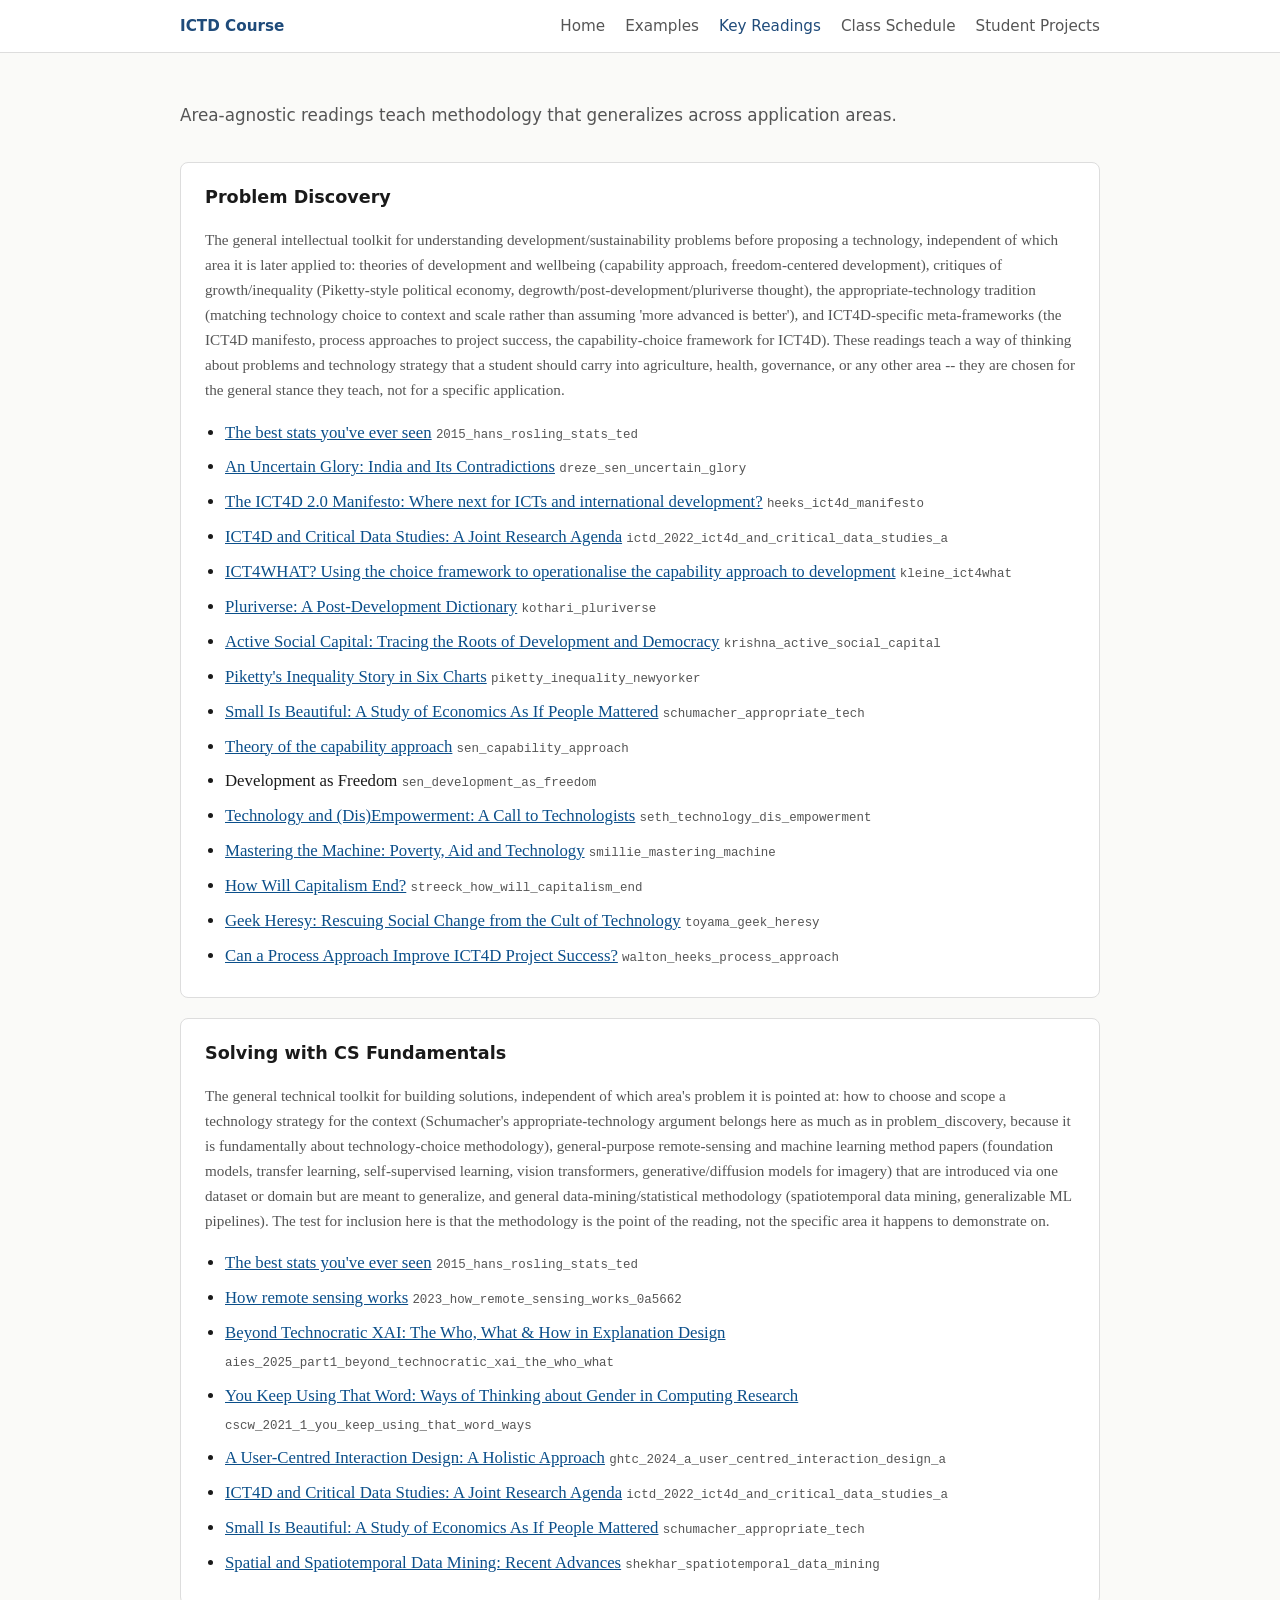
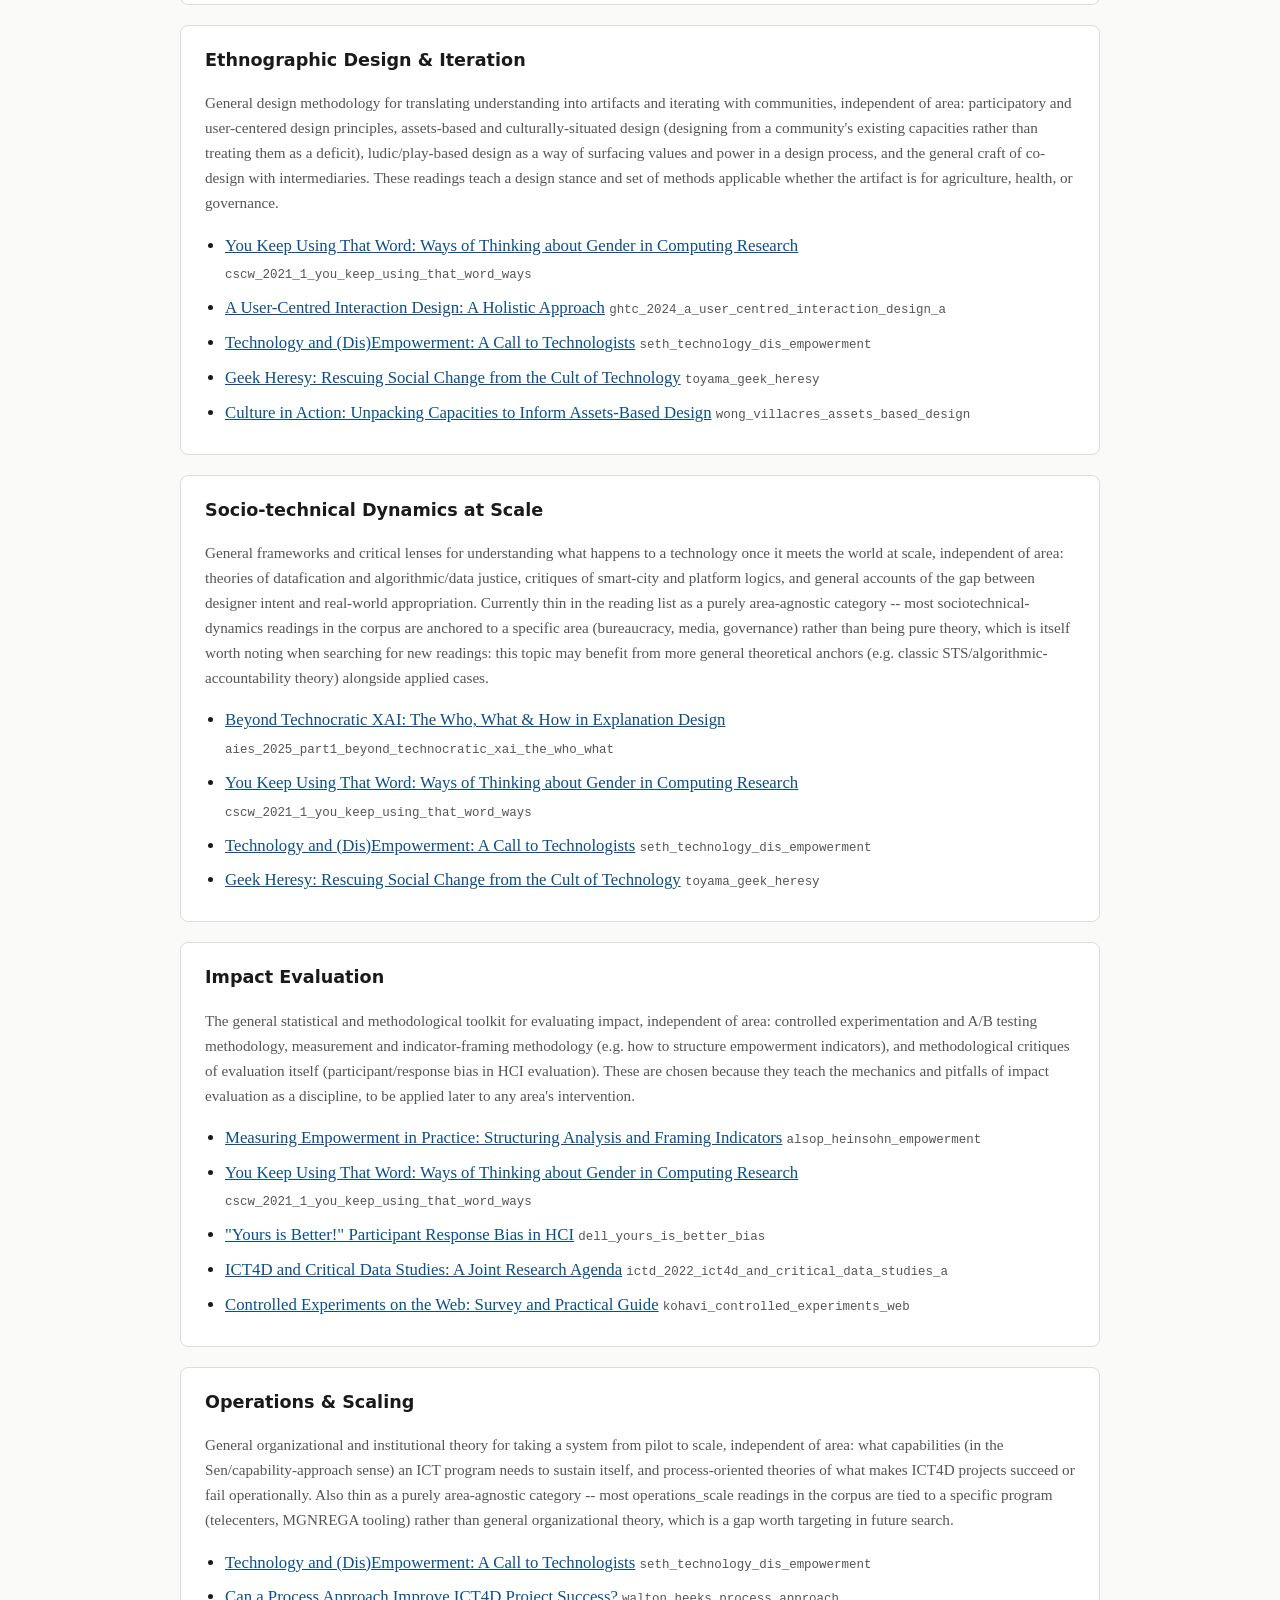
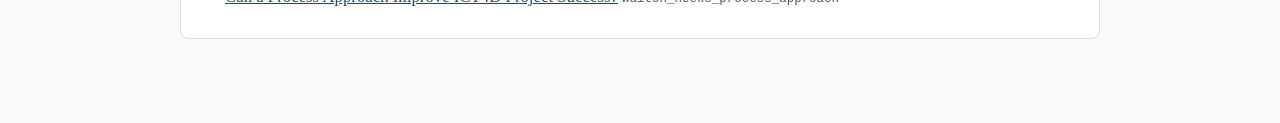
<file: site/key-readings.html>
<!DOCTYPE html>
<html lang="en">
<head>
  <meta charset="utf-8">
  <meta name="viewport" content="width=device-width, initial-scale=1">
  <meta http-equiv="Cache-Control" content="no-cache, no-store, must-revalidate">
  <meta http-equiv="Pragma" content="no-cache">
  <meta http-equiv="Expires" content="0">
  <title>Key Readings — ICTD Course</title>
  <script src="js/site-config.js?v=20260725c"></script>
  <link rel="stylesheet" href="css/style.css?v=20260725c">
</head>
<body>
  <header class="site-header">
    <div class="site-header__inner">
      <a class="site-title" href="index.html">ICTD Course</a>
      <nav class="site-nav" aria-label="Main">
        <a href="index.html" data-page="home">Home</a>
        <a href="examples.html" data-page="examples">Examples</a>
        <a href="key-readings.html" data-page="key-readings">Key Readings</a>
        <a href="schedule.html" data-page="schedule">Class Schedule</a>
        <a href="student-projects.html" data-page="student-projects">Student Projects</a>
      </nav>
    </div>
  </header>

  <main>
    <div id="load-error" class="error-banner" hidden></div>
    <p class="page-intro">
      Area-agnostic readings teach methodology that generalizes across application areas.
    </p>

    <div id="topic-vector-content">
      <p>Loading…</p>
    </div>
  </main>

  <script src="js/shared.js?v=20260725c"></script>
  <script src="js/key-readings-render.js?v=20260725c"></script>
</body>
</html>
</file>
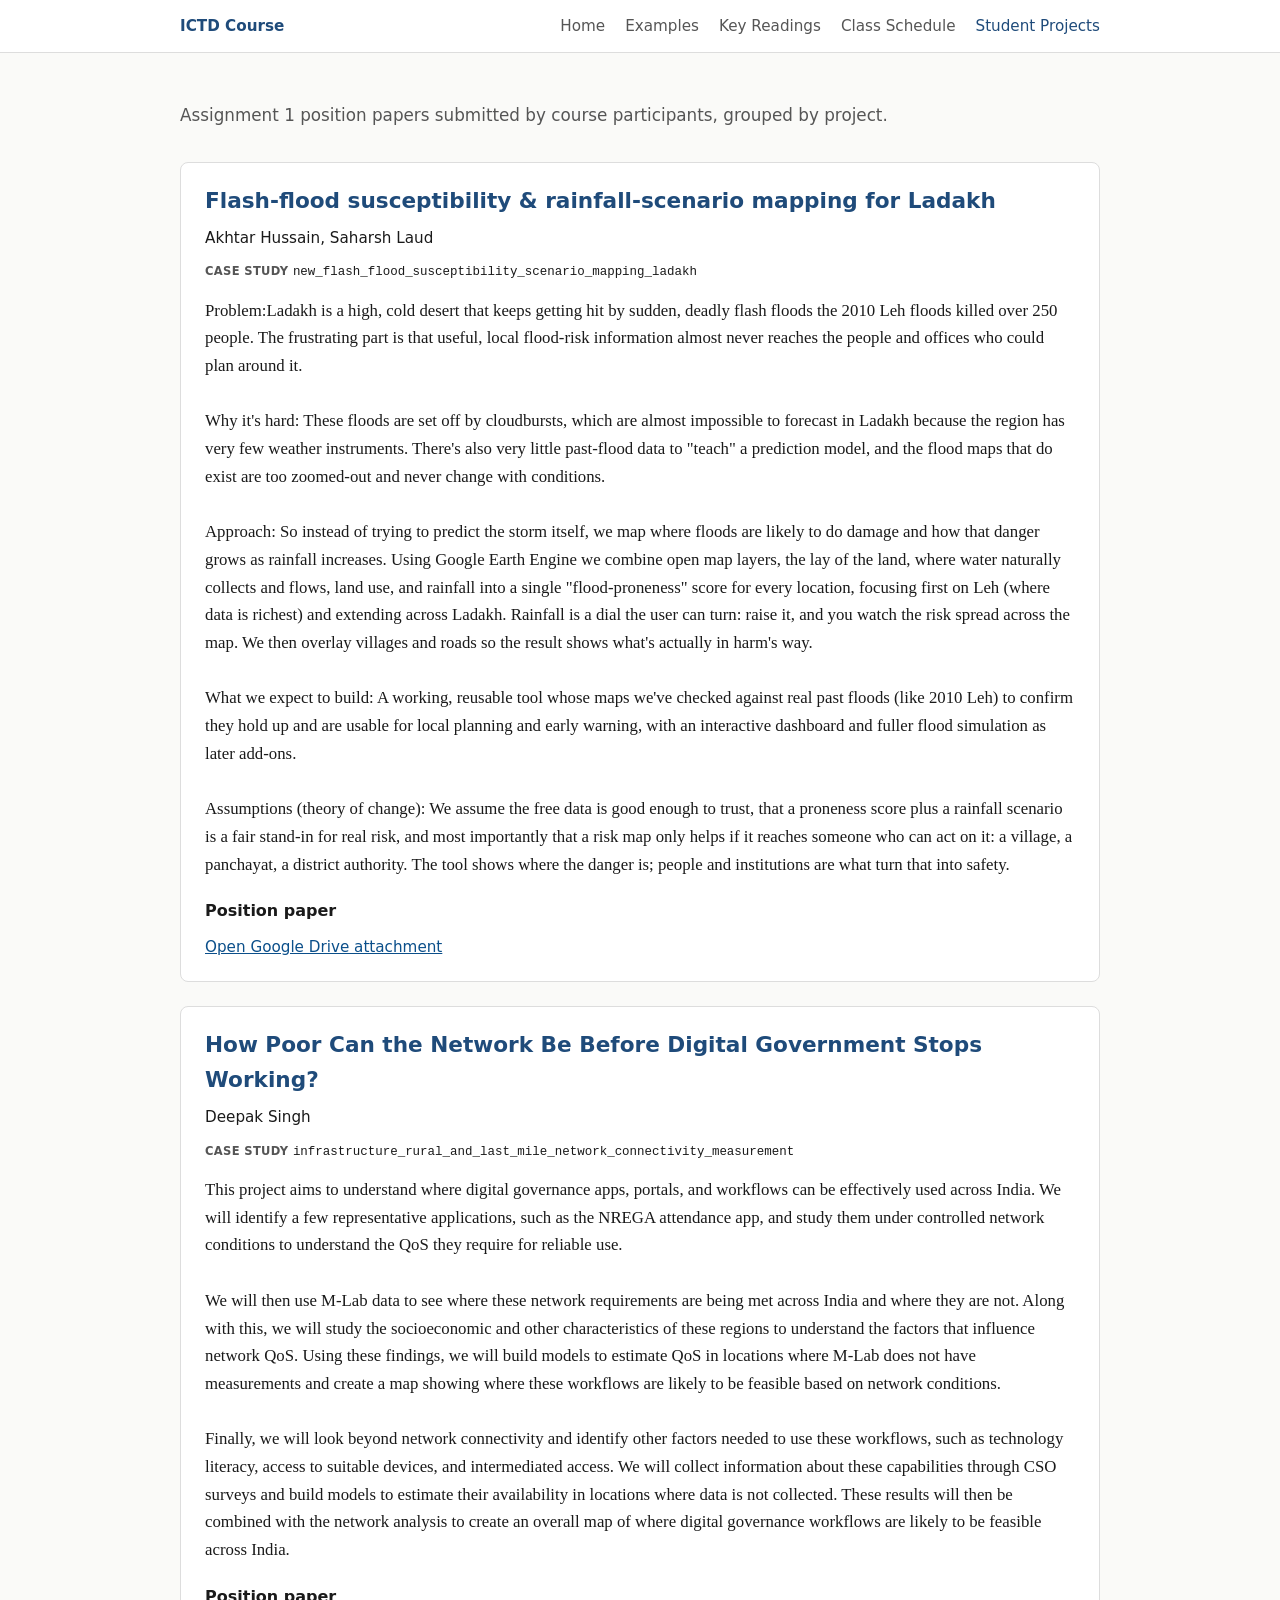
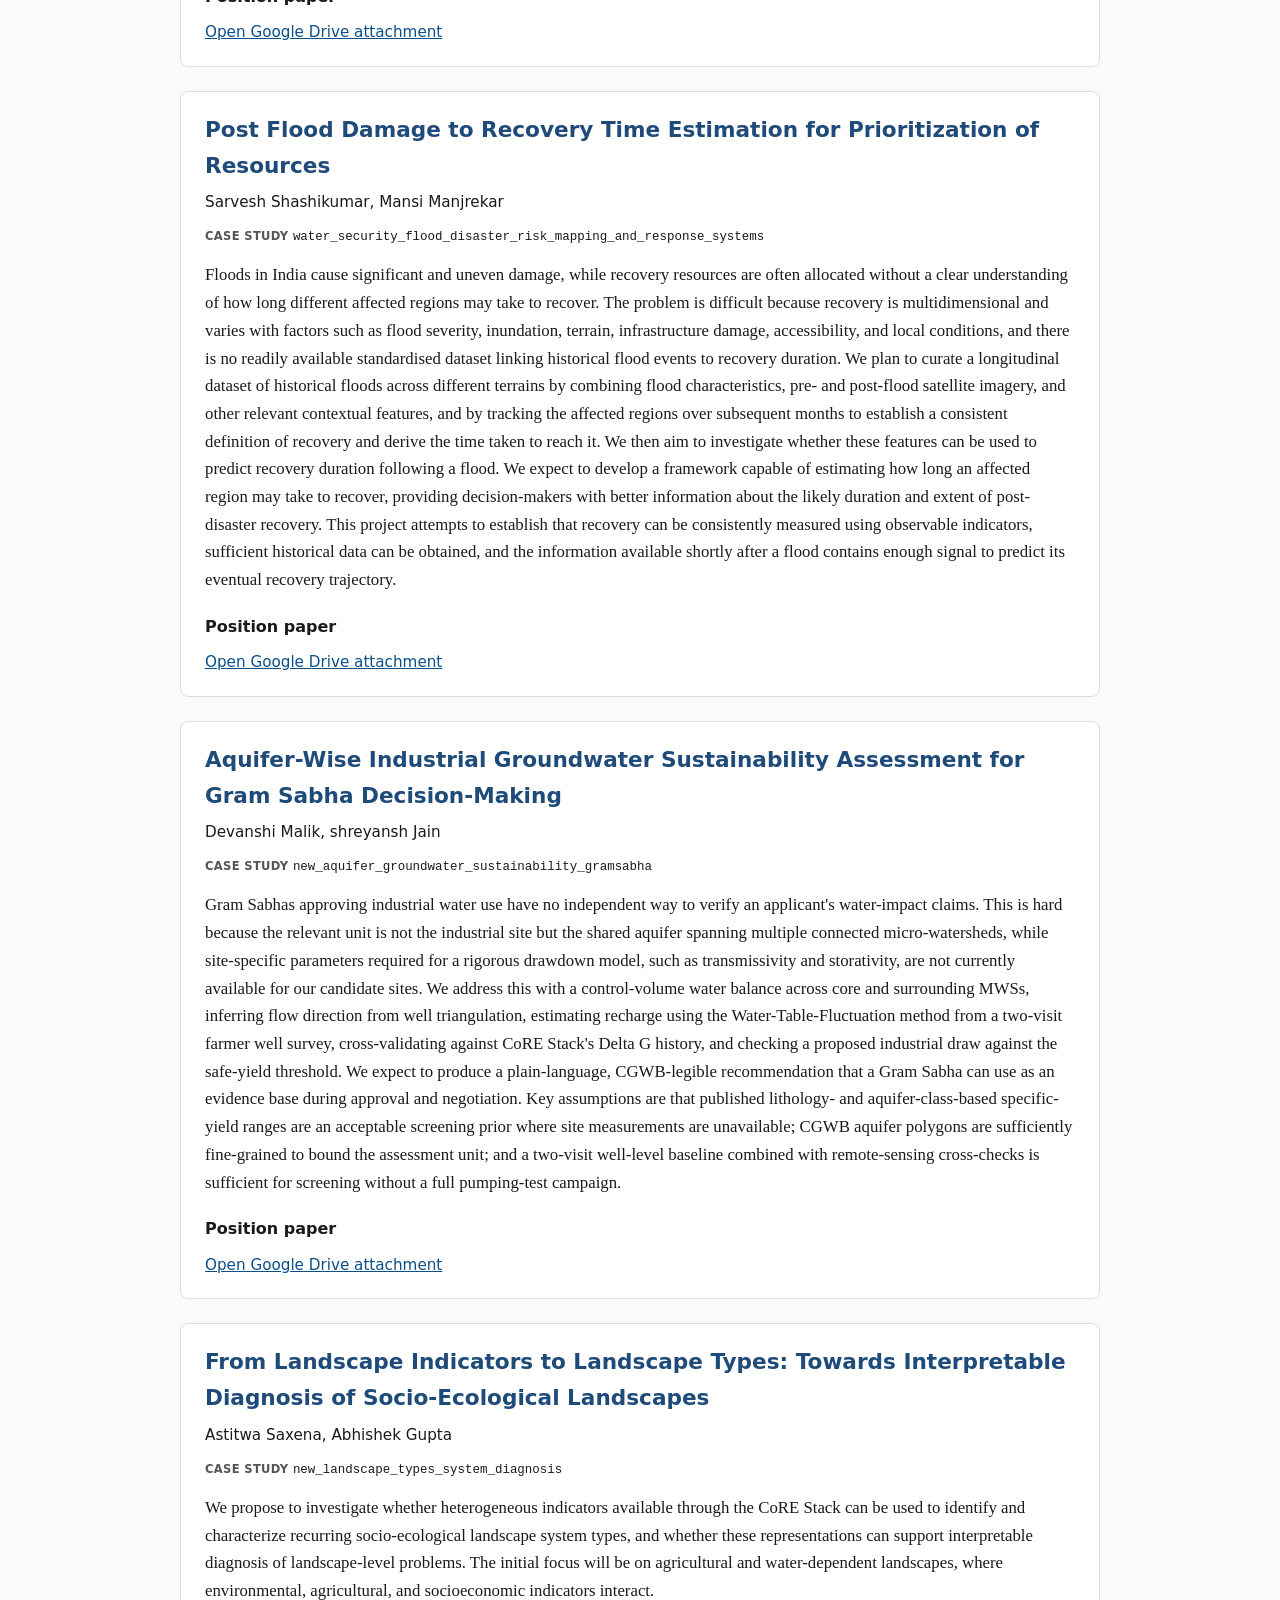
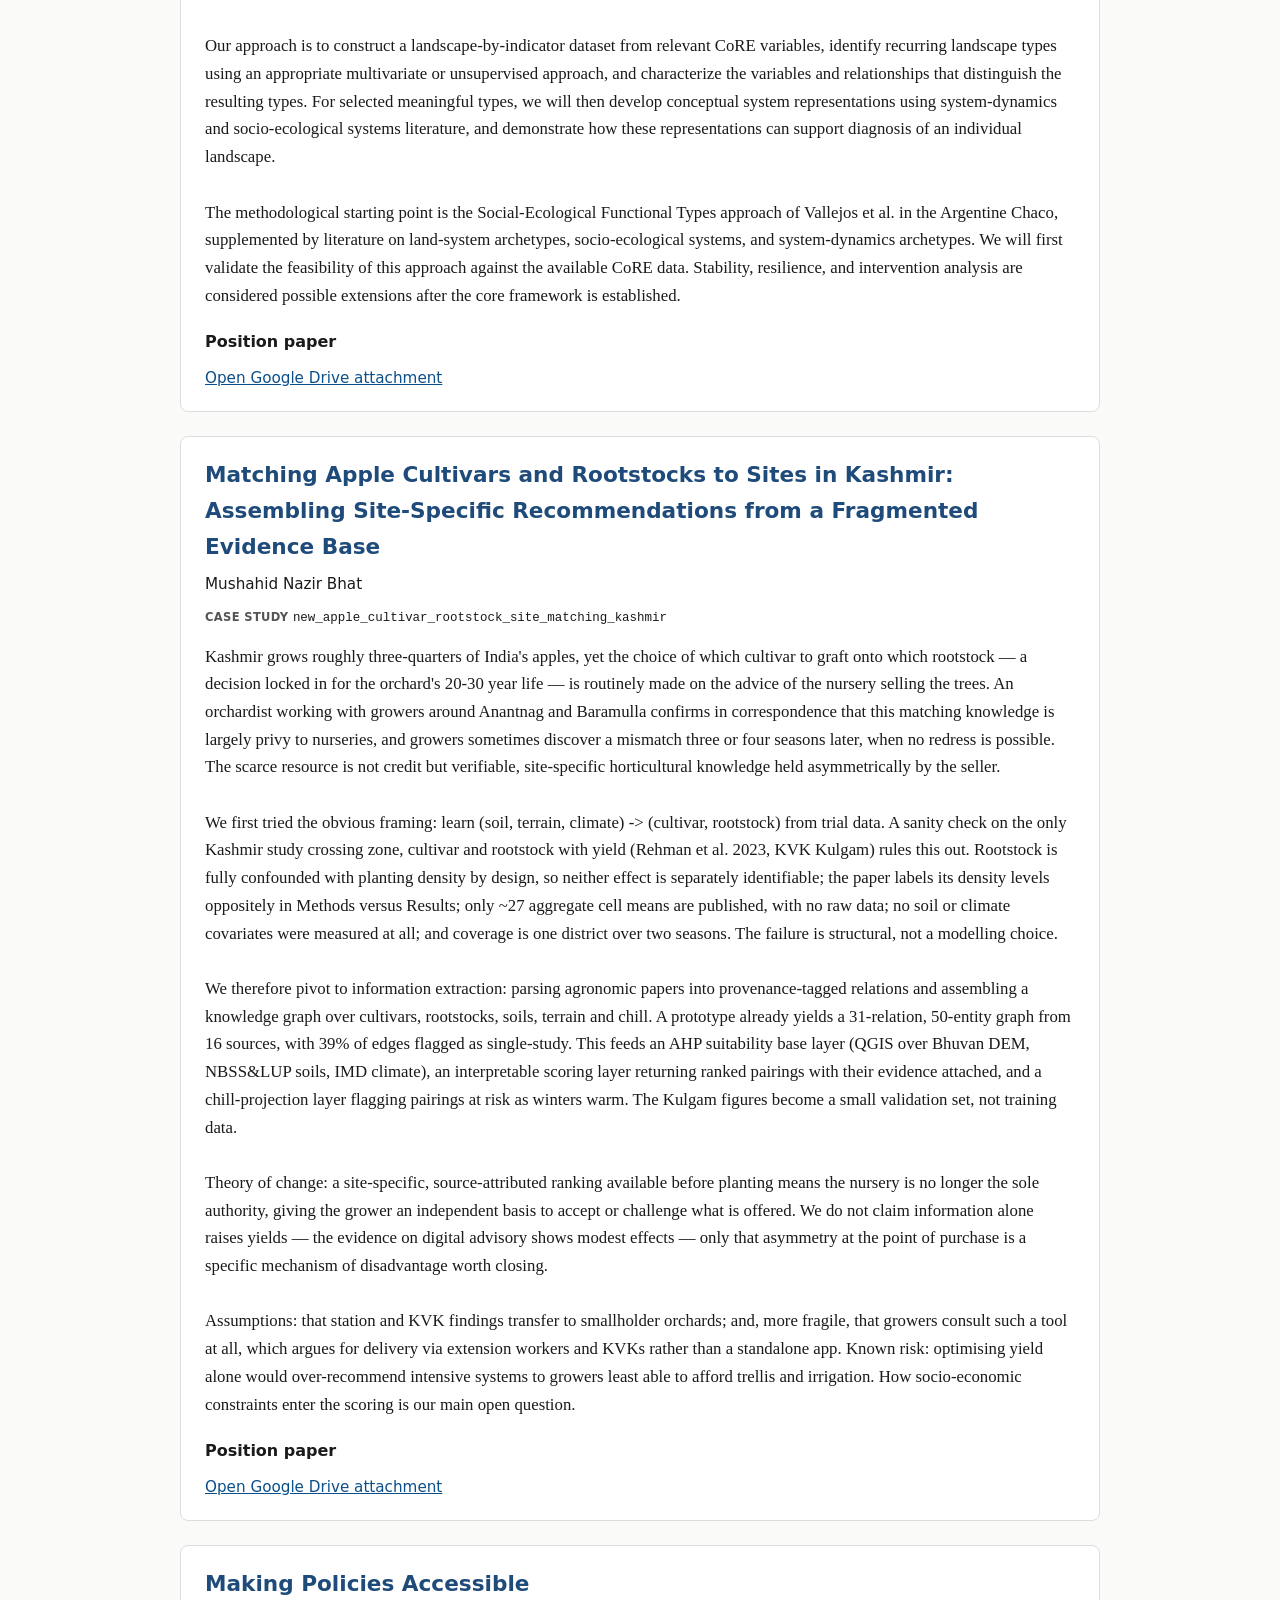
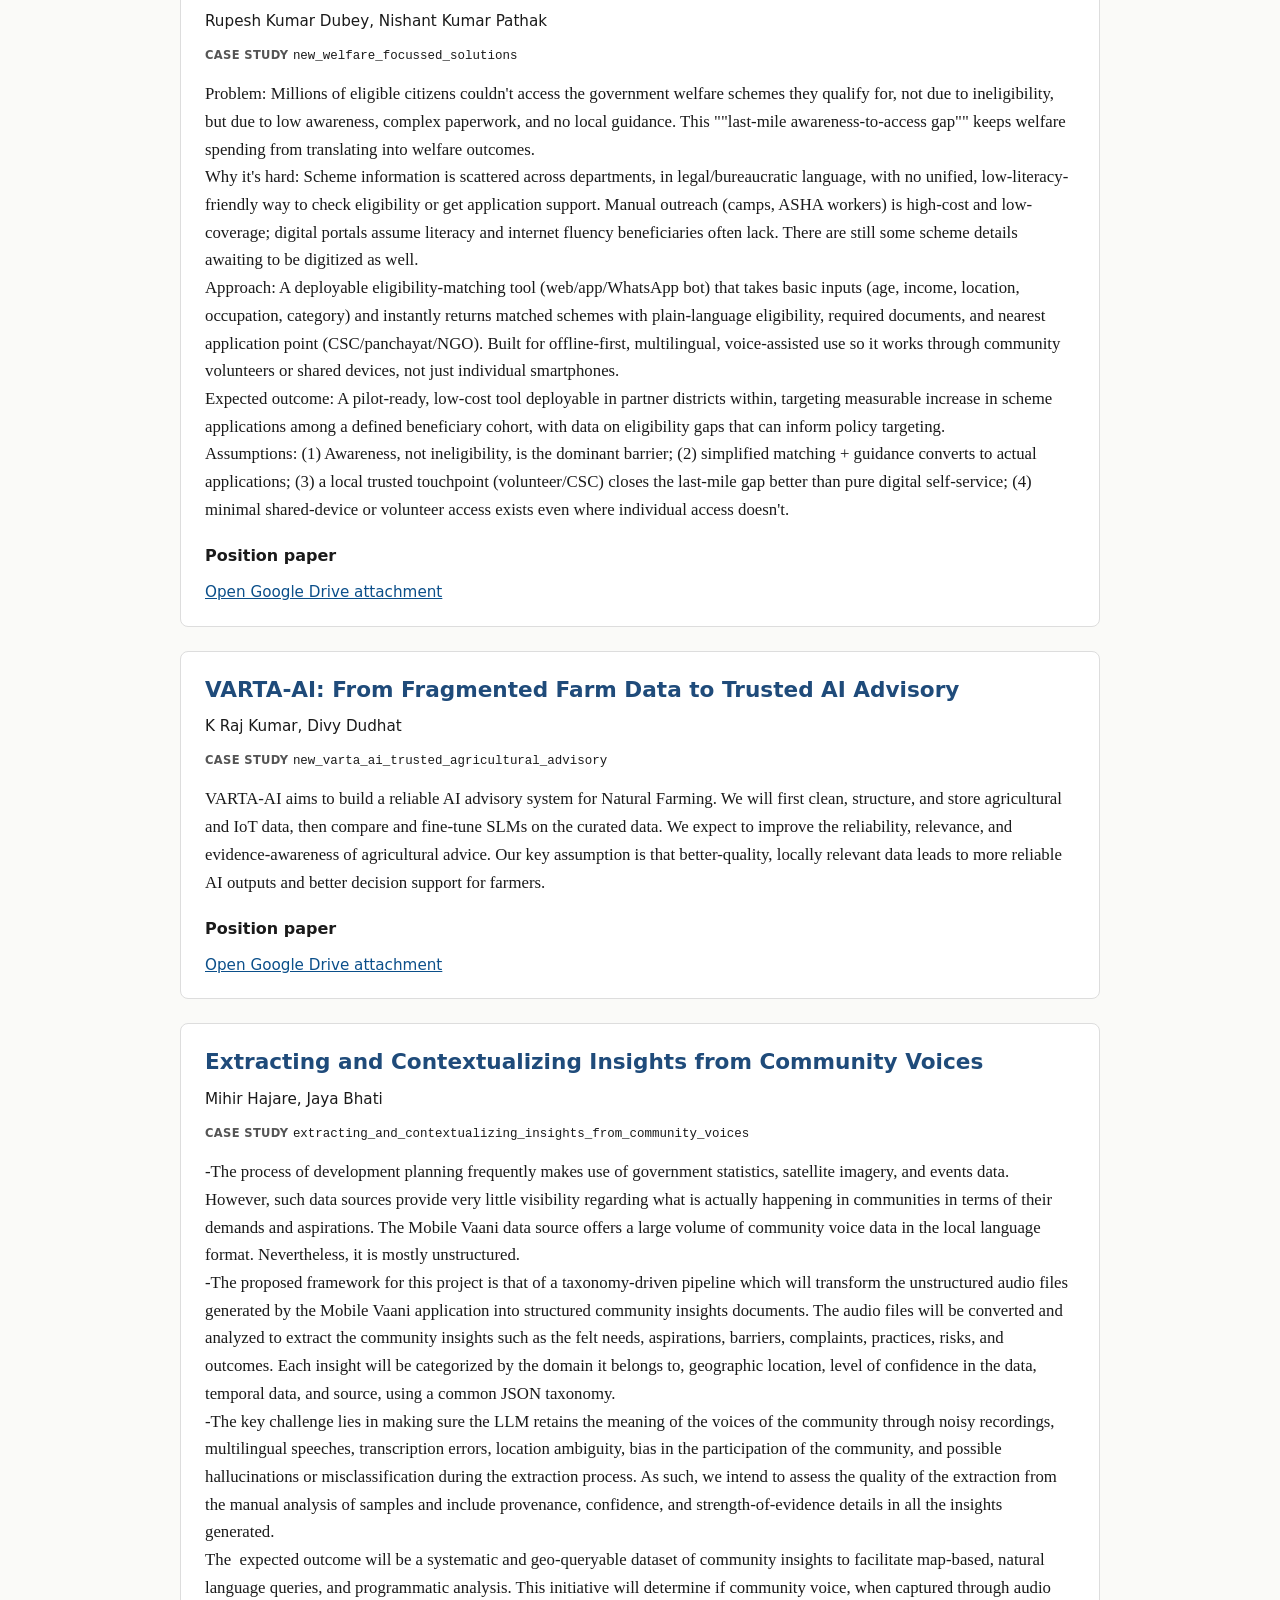
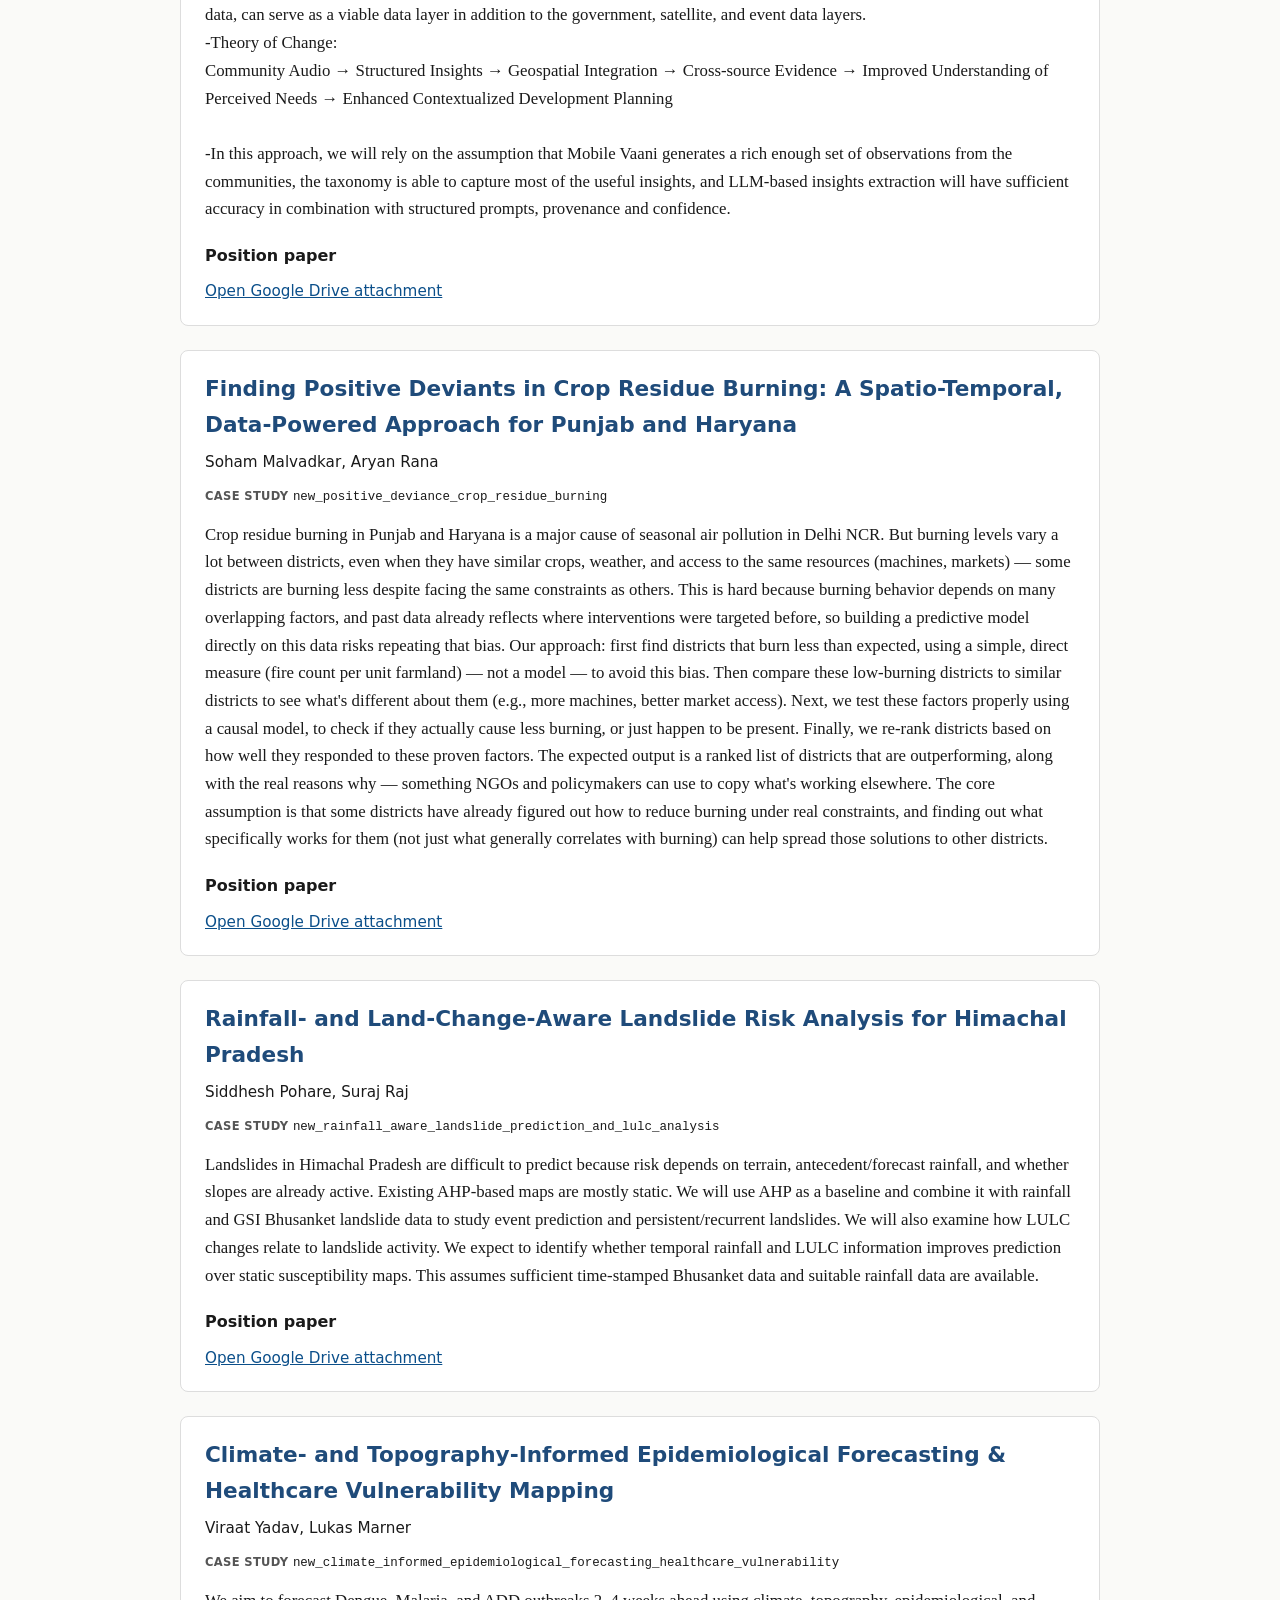
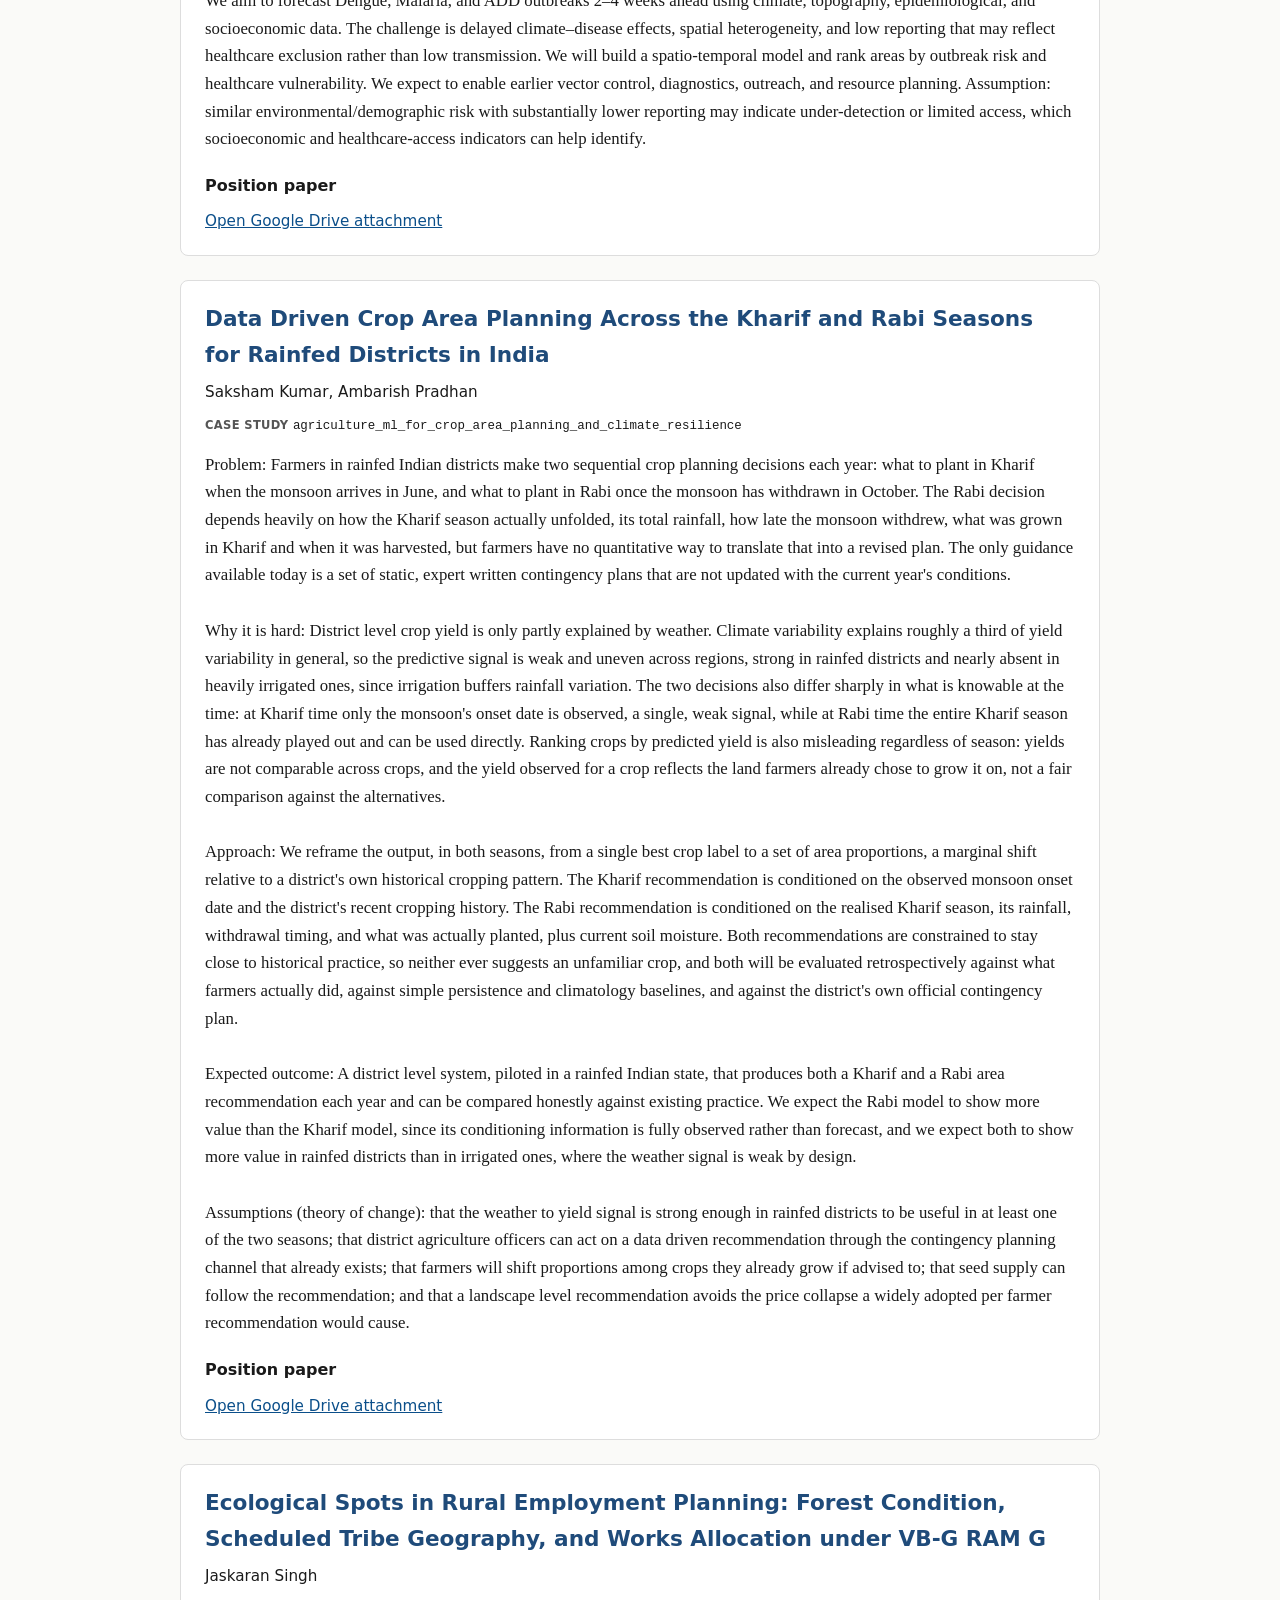
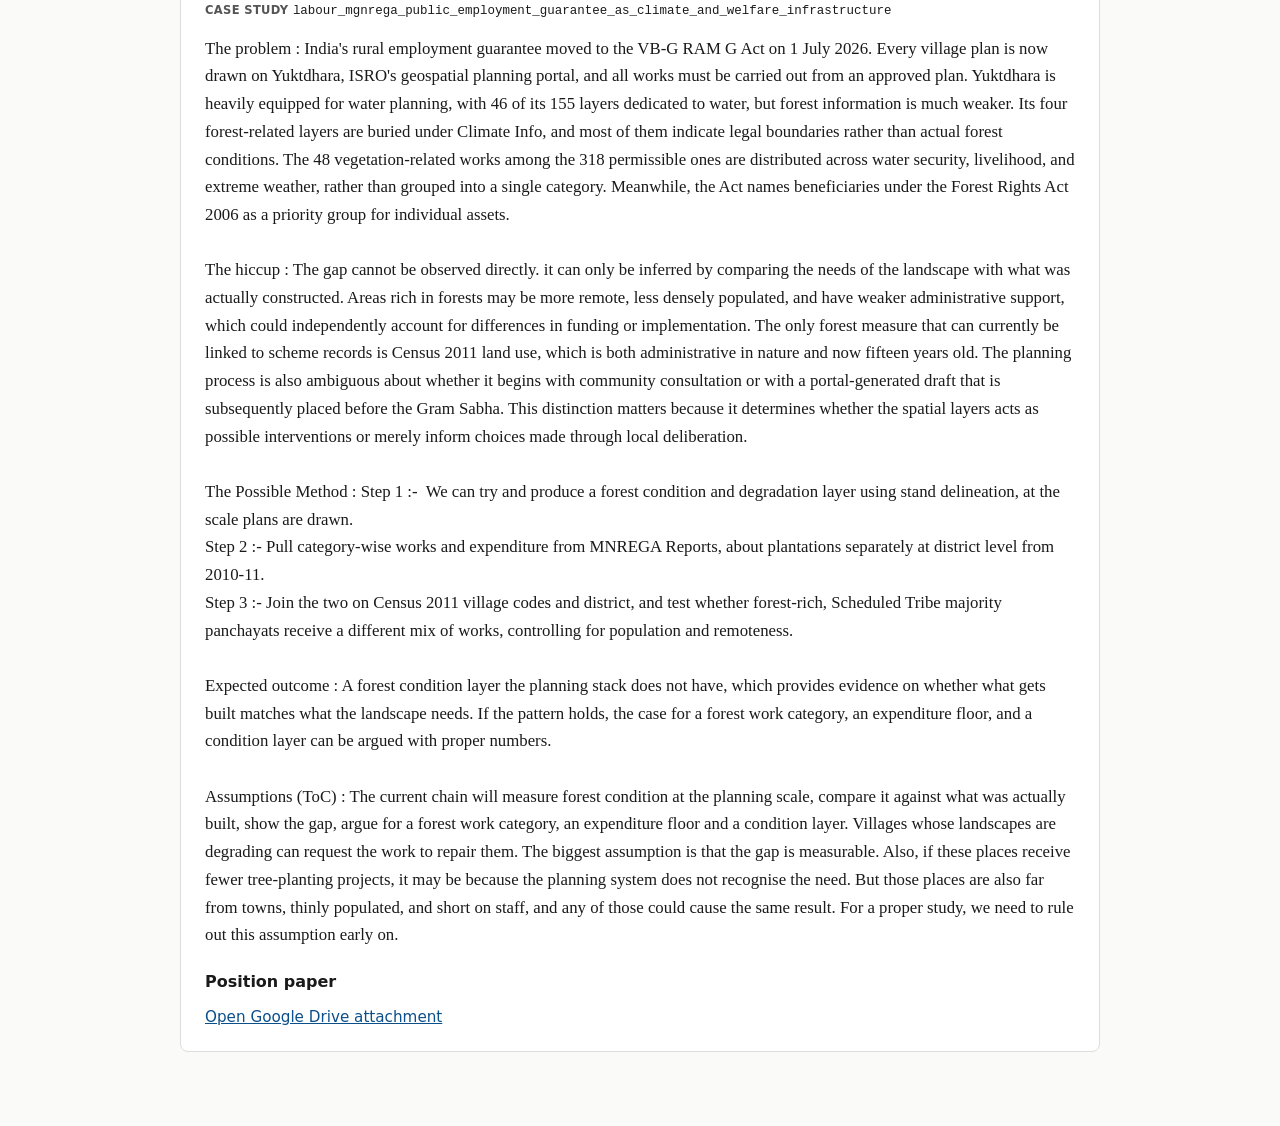
<file: site/student-projects.html>
<!DOCTYPE html>
<html lang="en">
<head>
  <meta charset="utf-8">
  <meta name="viewport" content="width=device-width, initial-scale=1">
  <meta http-equiv="Cache-Control" content="no-cache, no-store, must-revalidate">
  <meta http-equiv="Pragma" content="no-cache">
  <meta http-equiv="Expires" content="0">
  <title>Student Projects — ICTD Course</title>
  <script src="js/site-config.js?v=20260822"></script>
  <link rel="stylesheet" href="css/style.css?v=20260822">
</head>
<body>
  <header class="site-header">
    <div class="site-header__inner">
      <a class="site-title" href="index.html">ICTD Course</a>
      <nav class="site-nav" aria-label="Main">
        <a href="index.html" data-page="home">Home</a>
        <a href="examples.html" data-page="examples">Examples</a>
        <a href="key-readings.html" data-page="key-readings">Key Readings</a>
        <a href="schedule.html" data-page="schedule">Class Schedule</a>
        <a href="student-projects.html" data-page="student-projects">Student Projects</a>
      </nav>
    </div>
  </header>

  <main>
    <div id="load-error" class="error-banner" hidden></div>
    <p class="page-intro">
      Assignment 1 position papers submitted by course participants, grouped by project.
    </p>

    <div id="student-projects-content">
      <p>Loading student projects…</p>
    </div>
  </main>

  <script src="js/shared.js?v=20260822"></script>
  <script src="js/student-projects-render.js?v=20260822"></script>
</body>
</html>
</file>
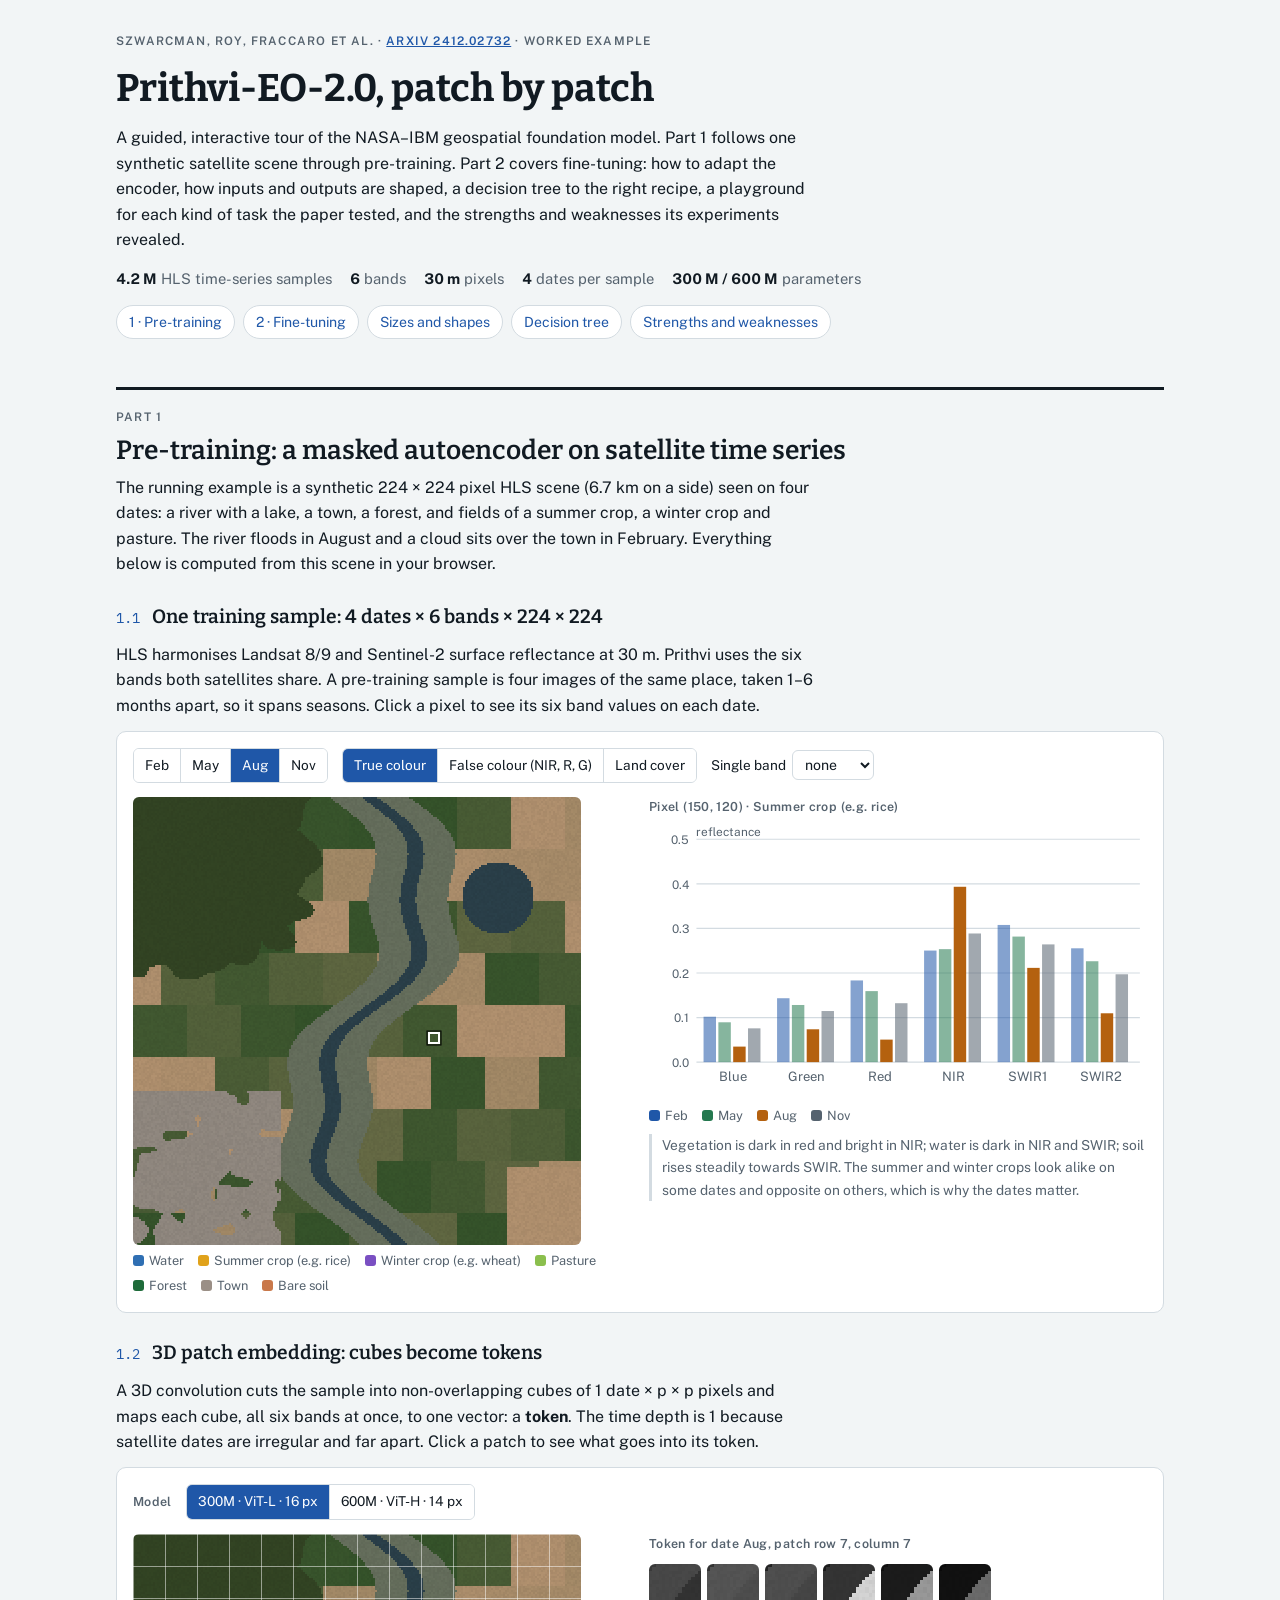
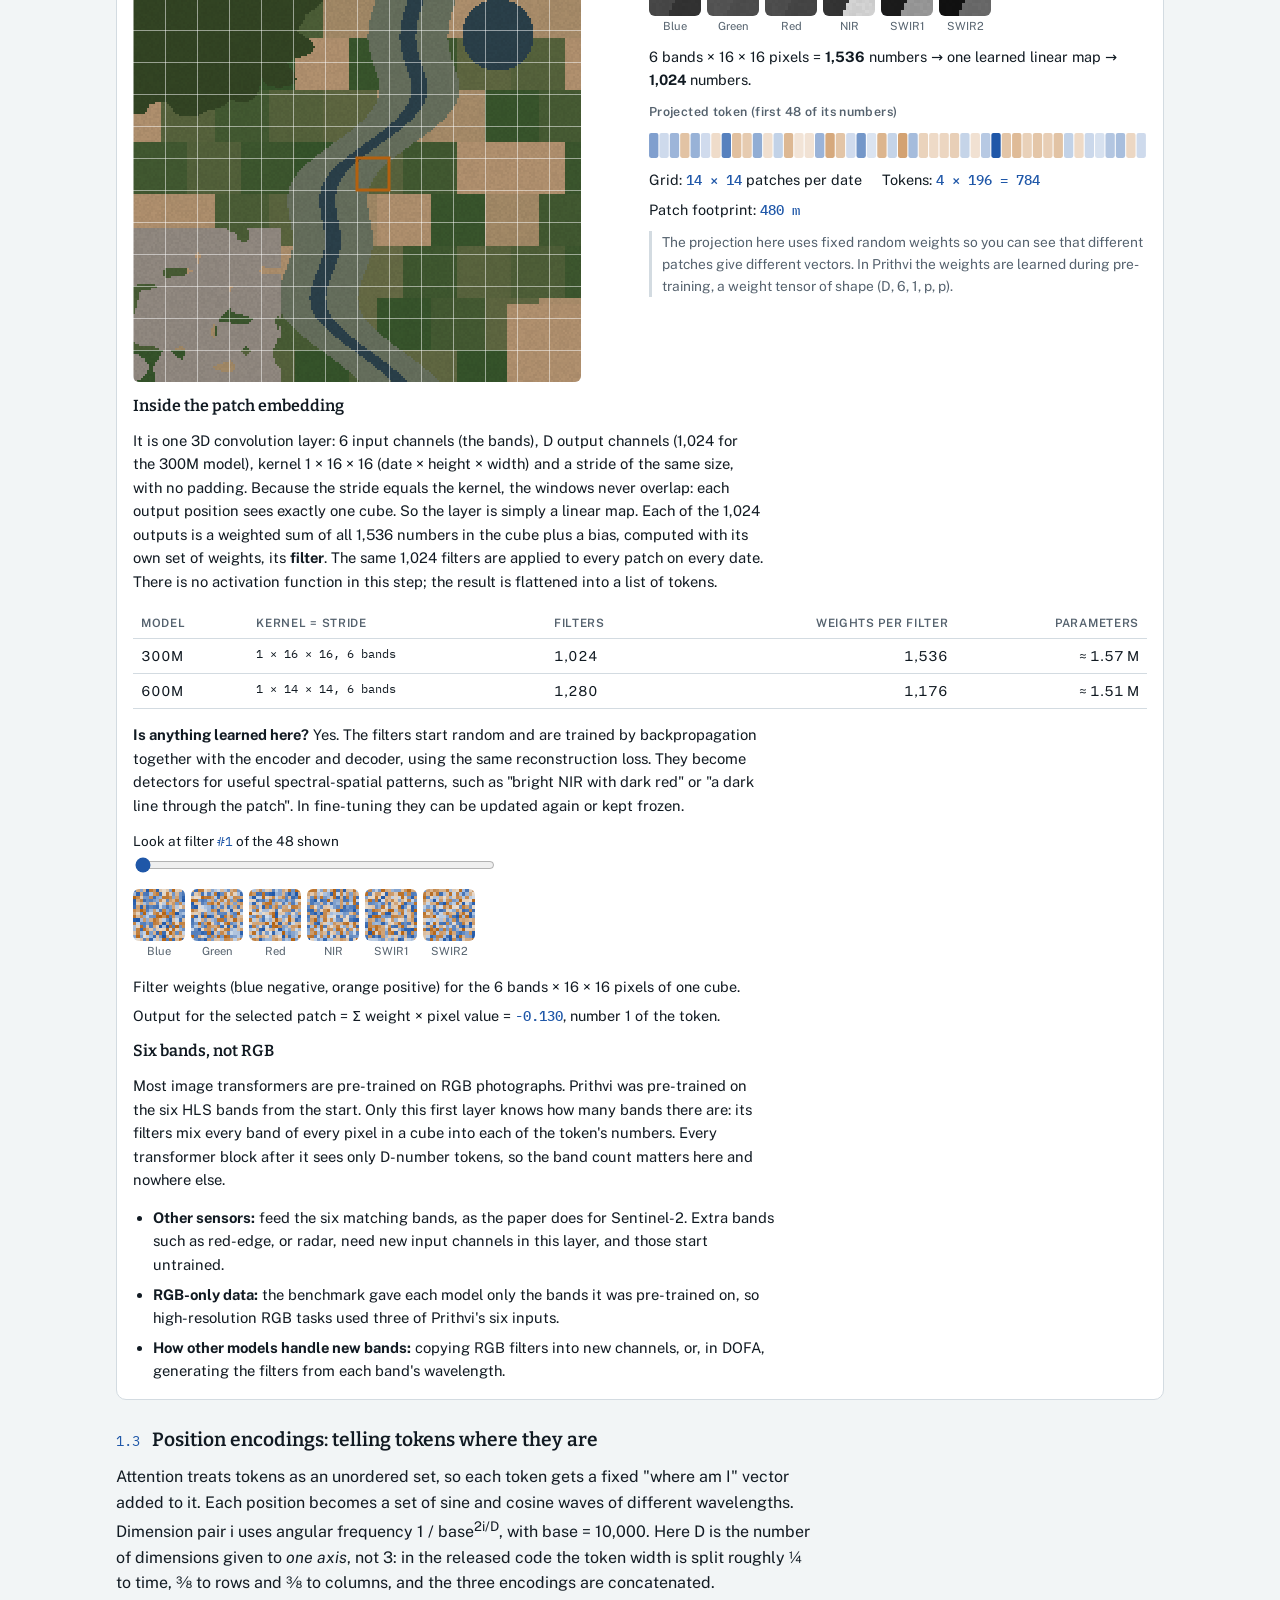
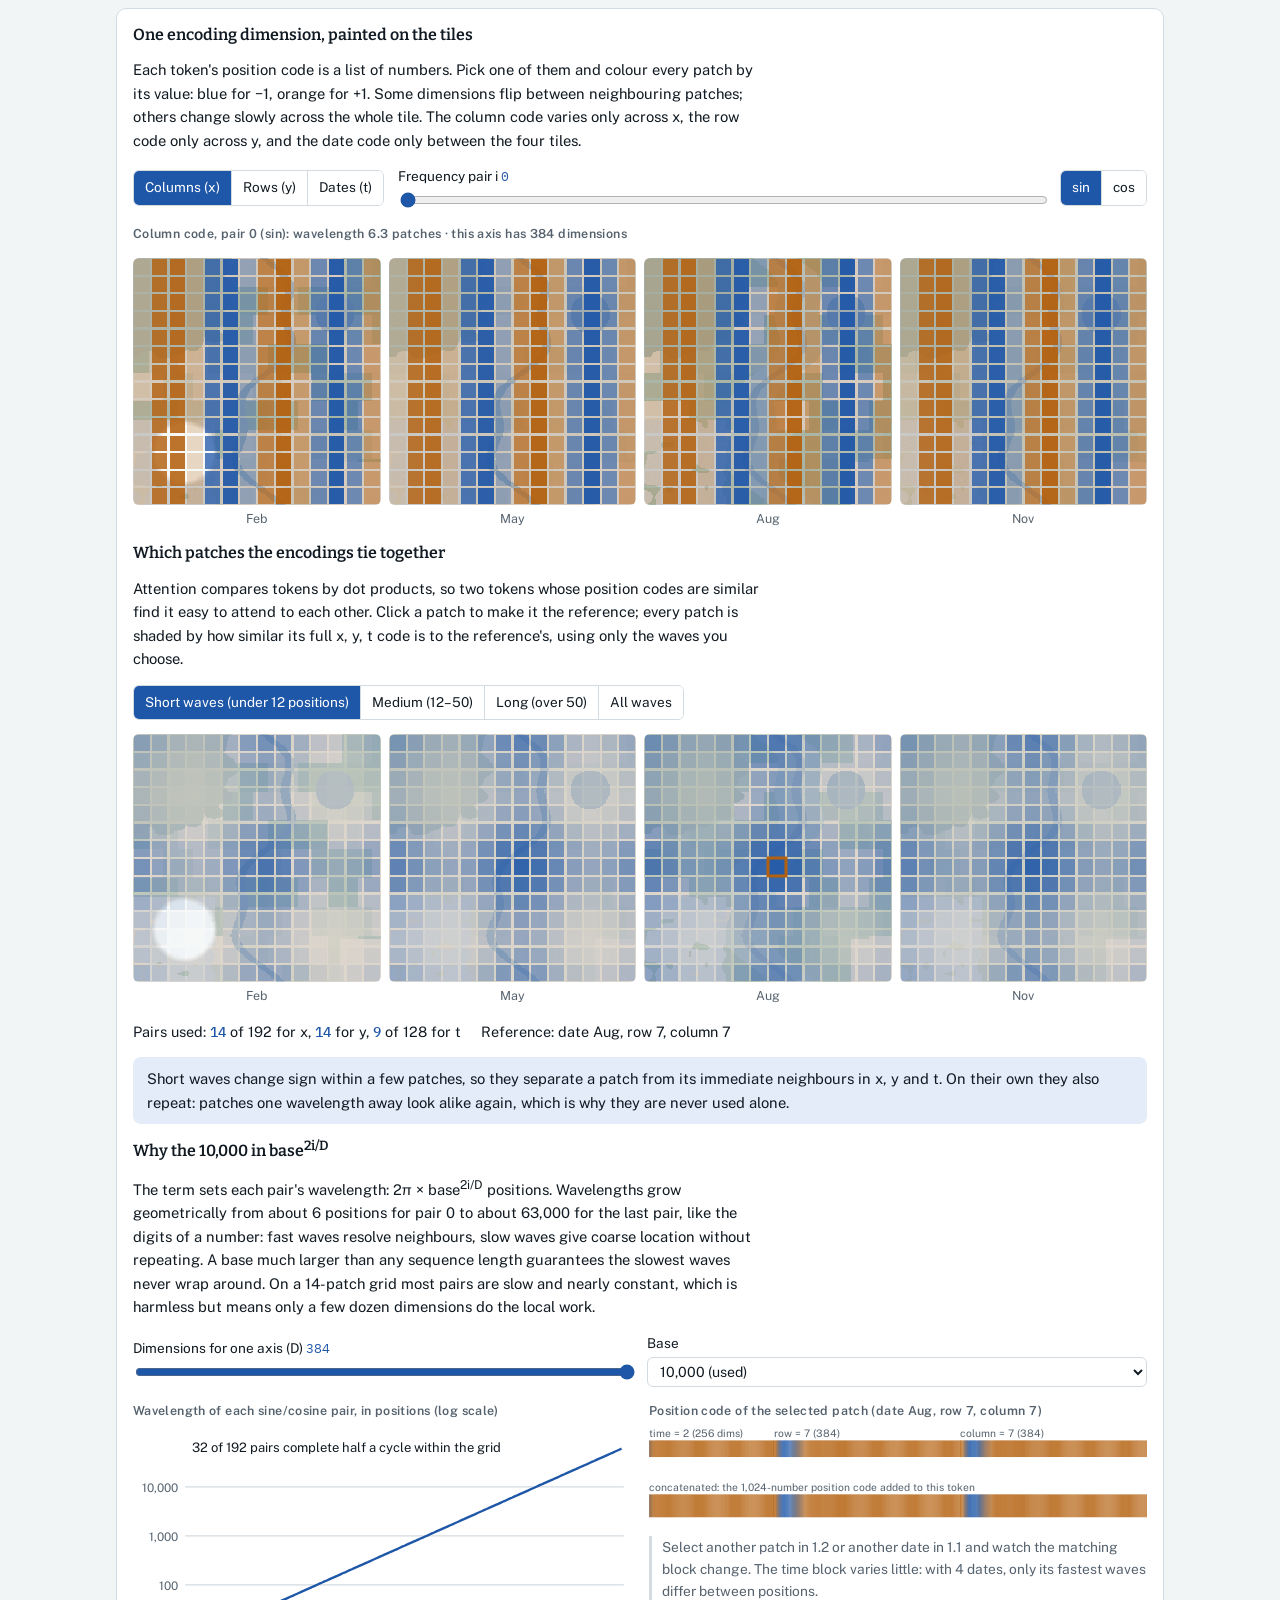
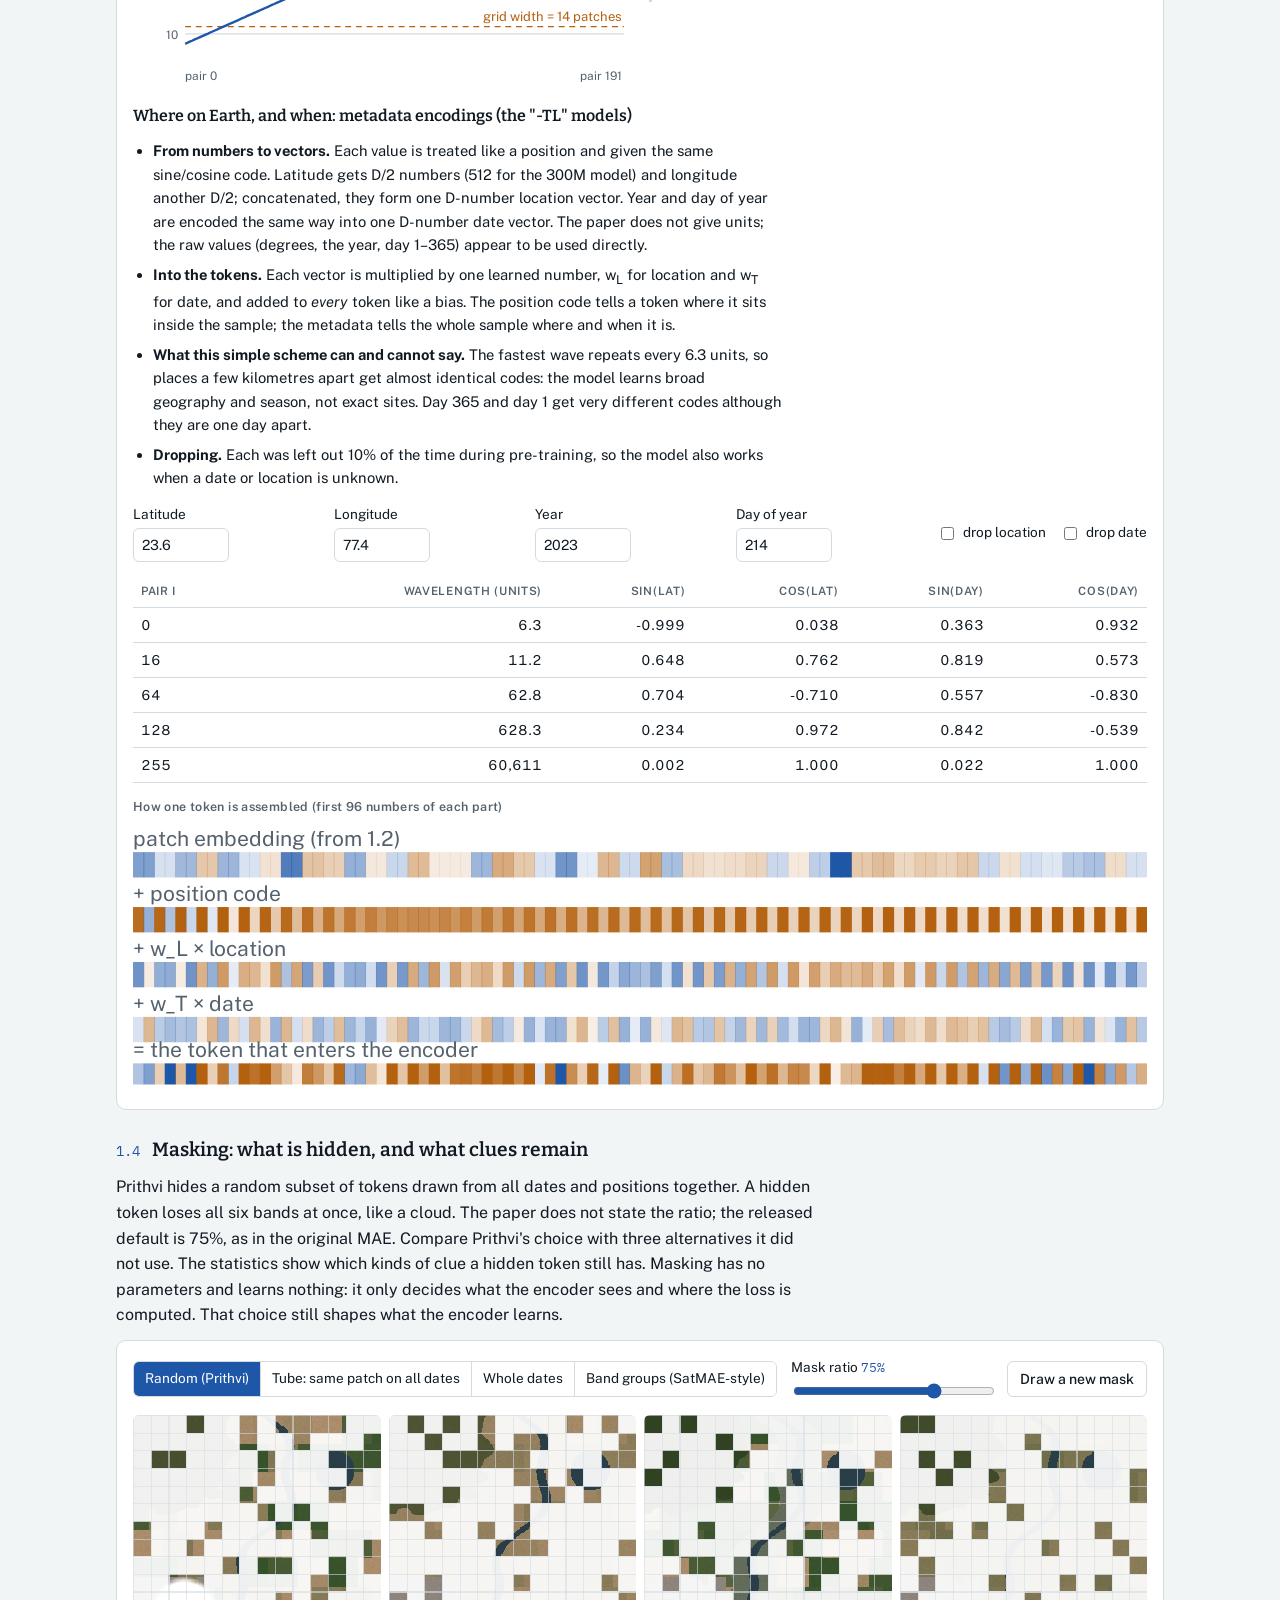
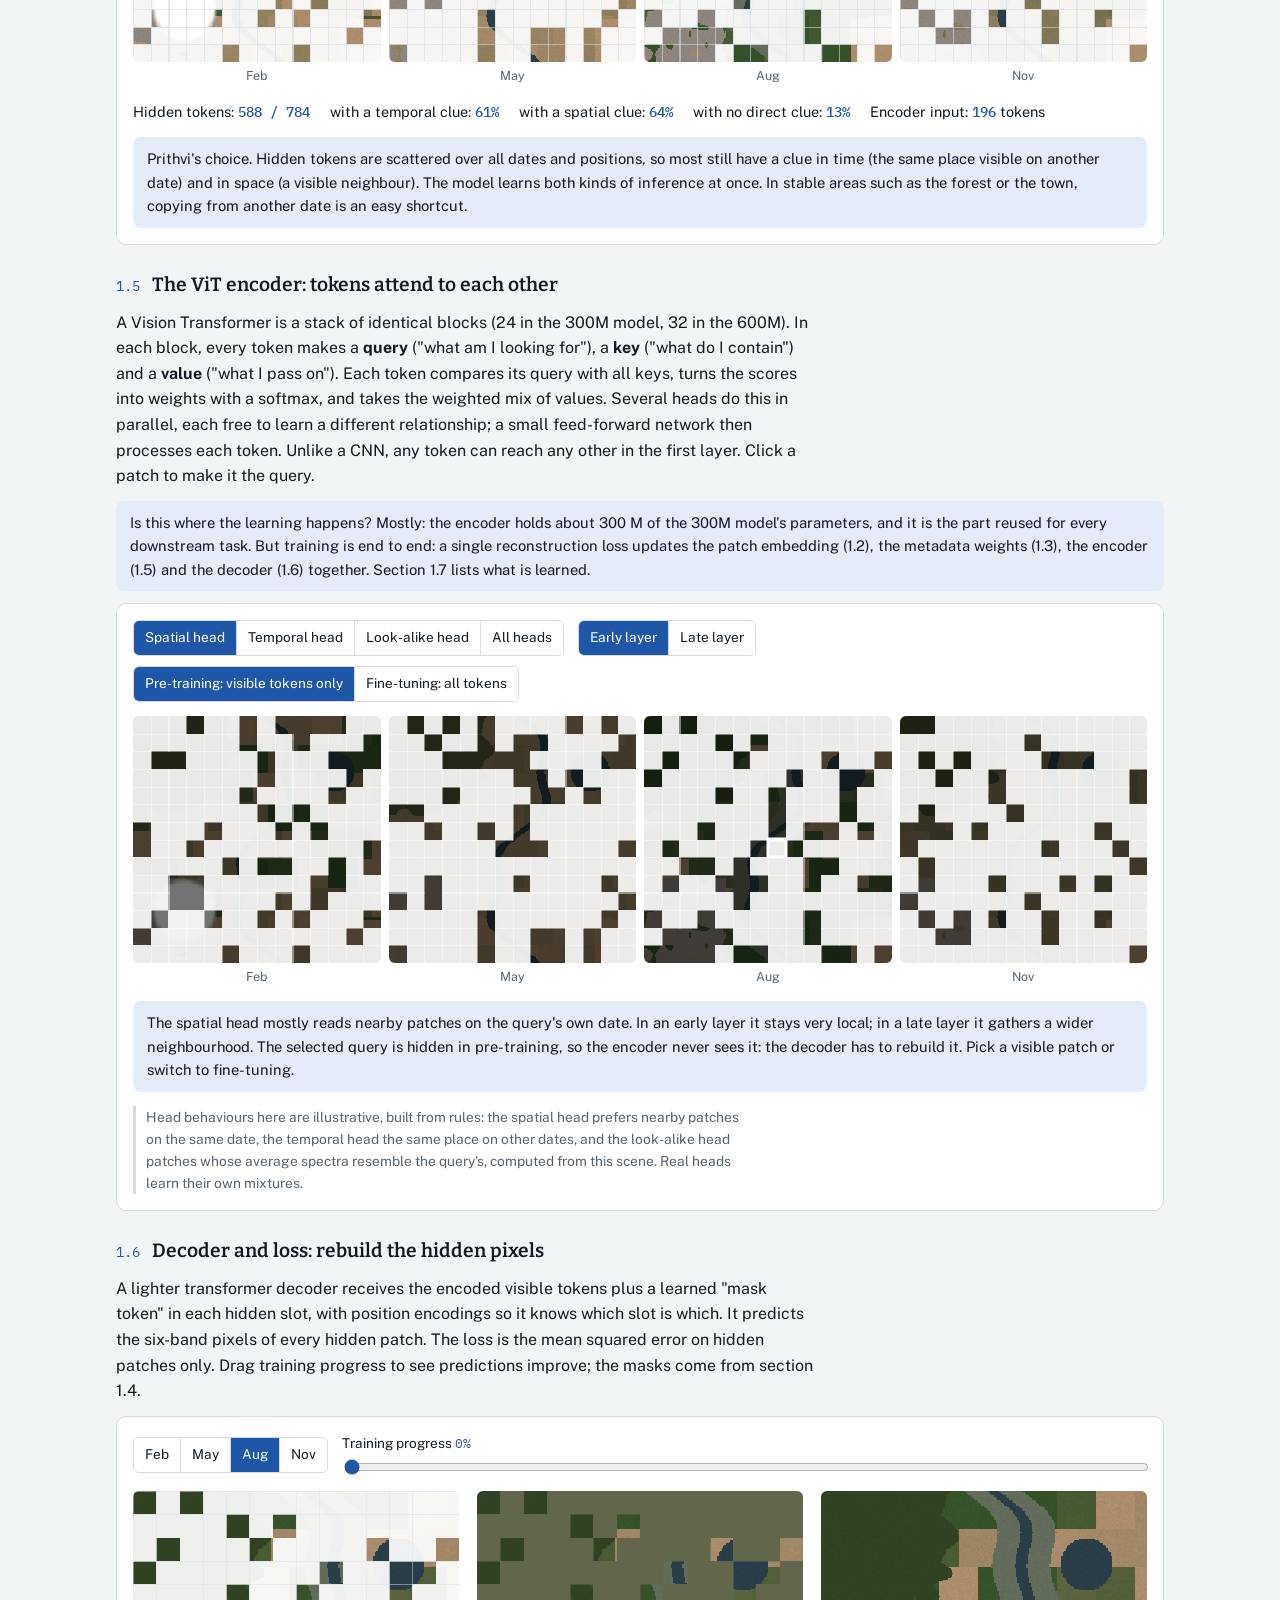
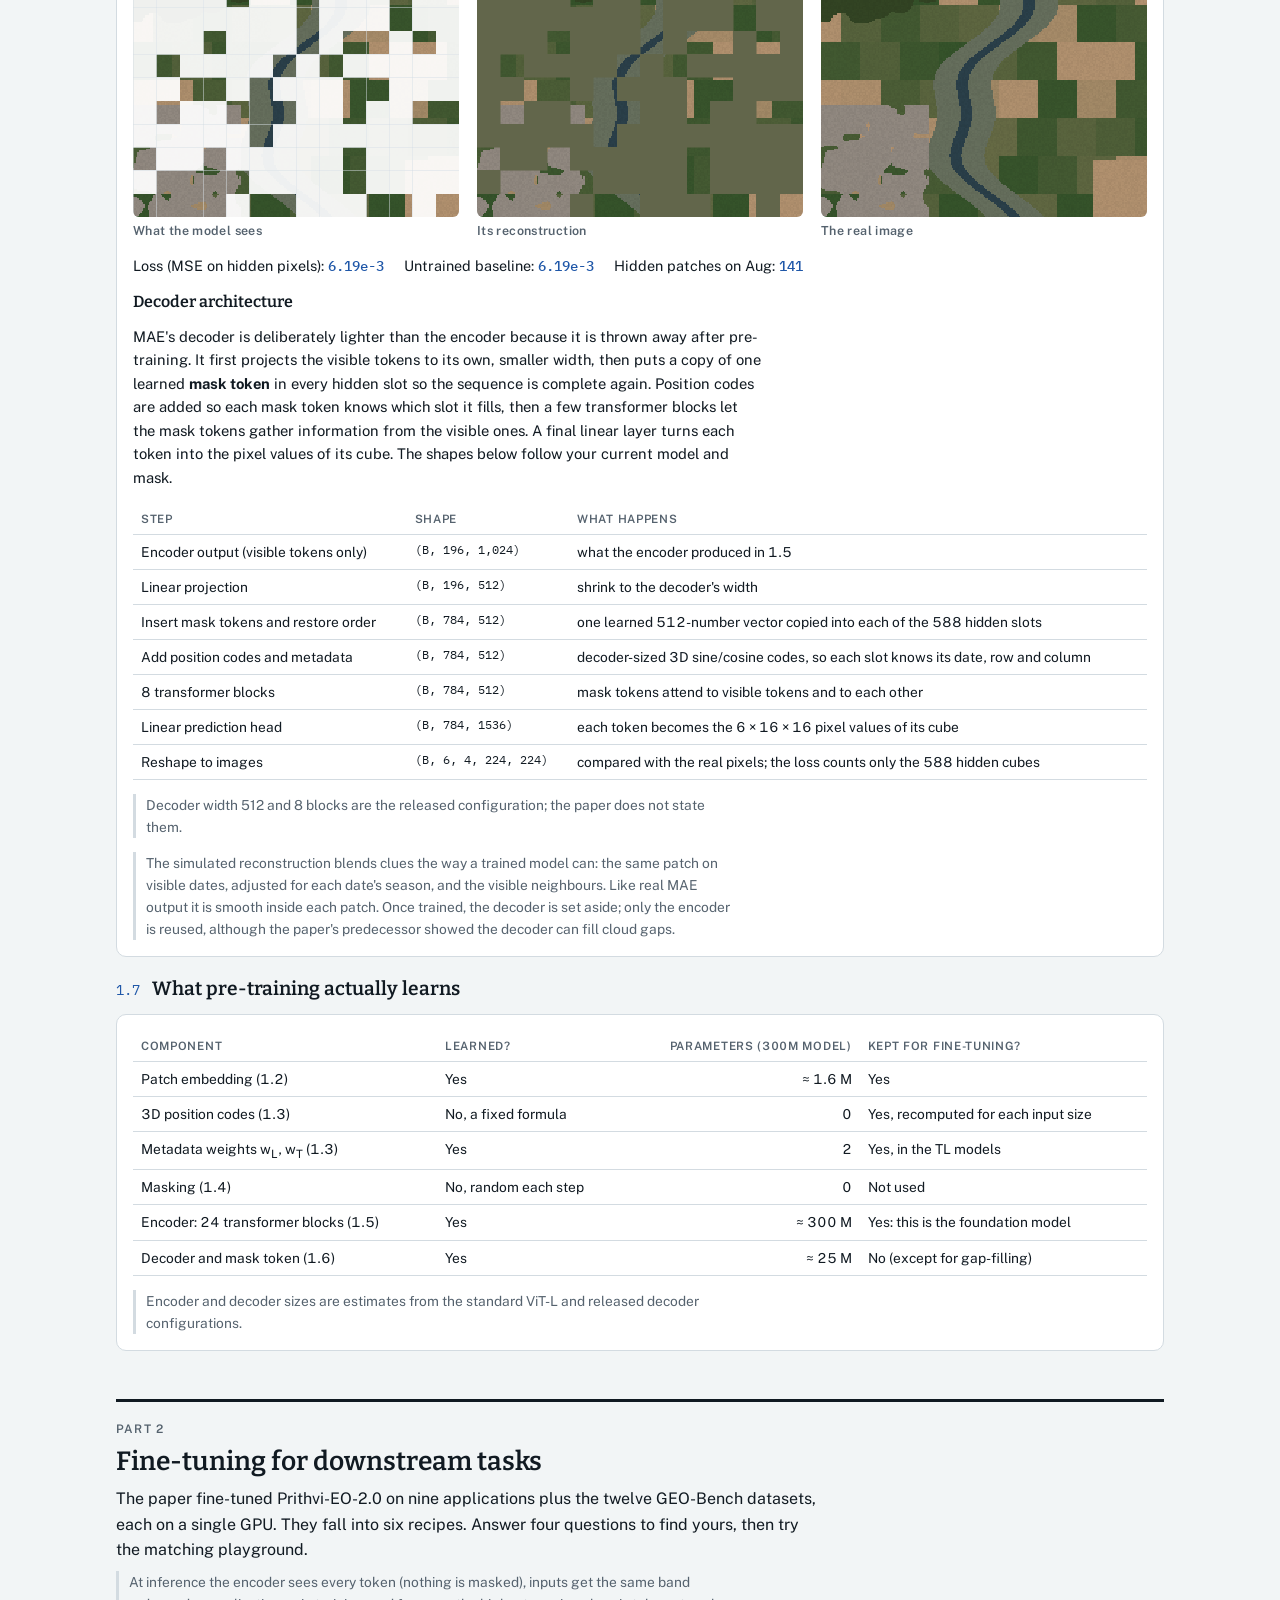
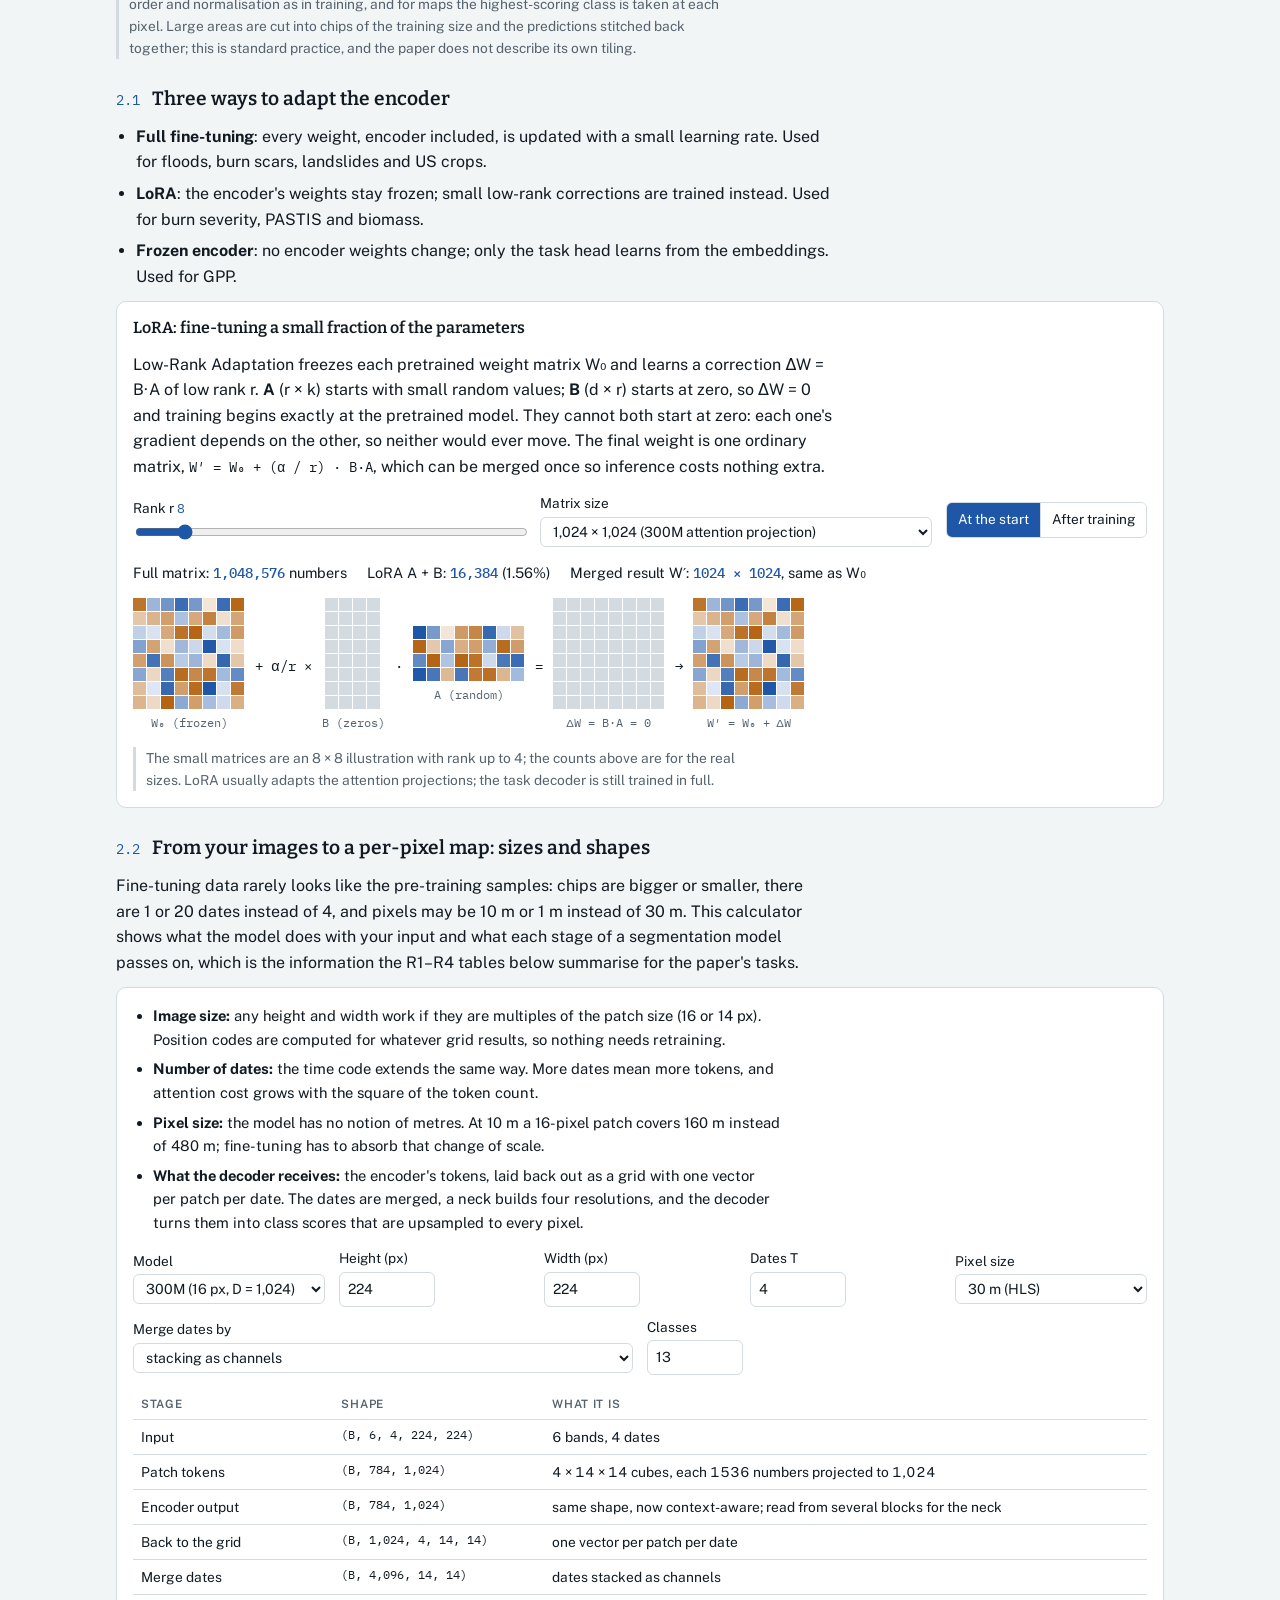
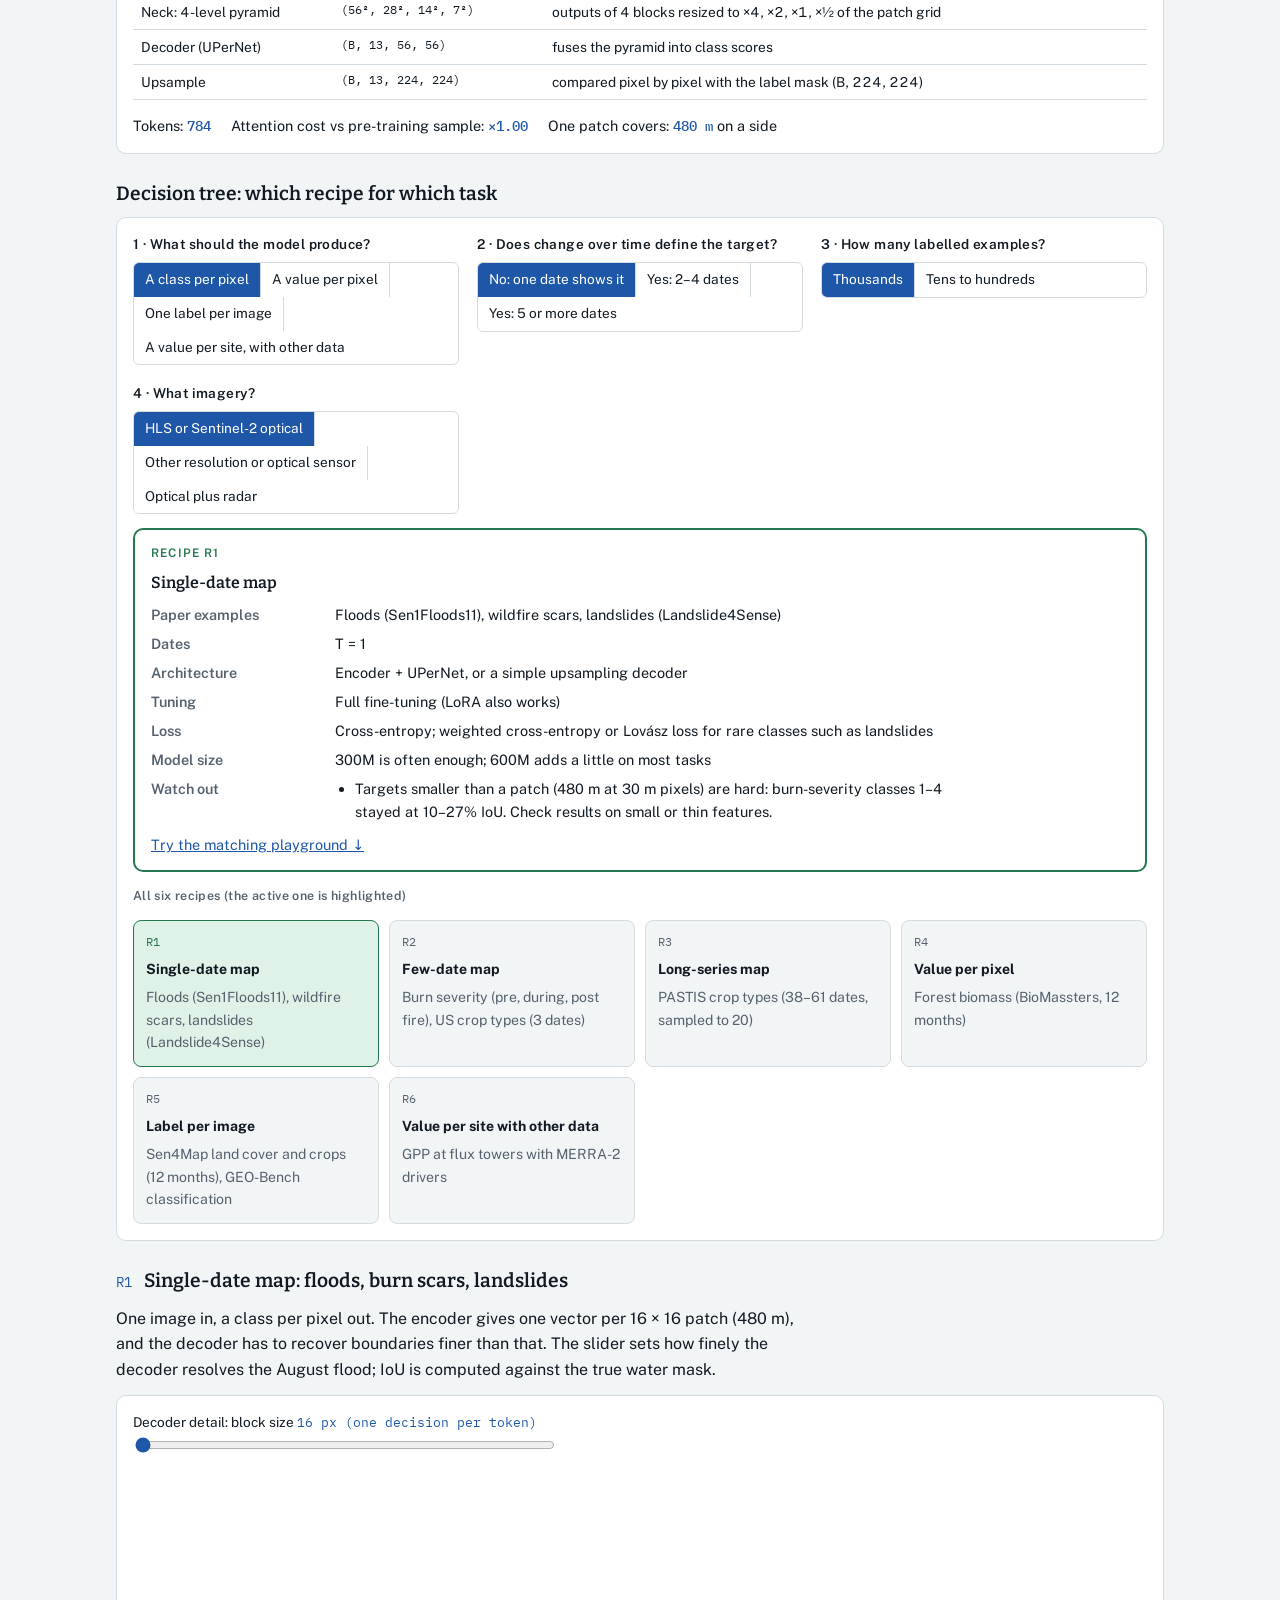
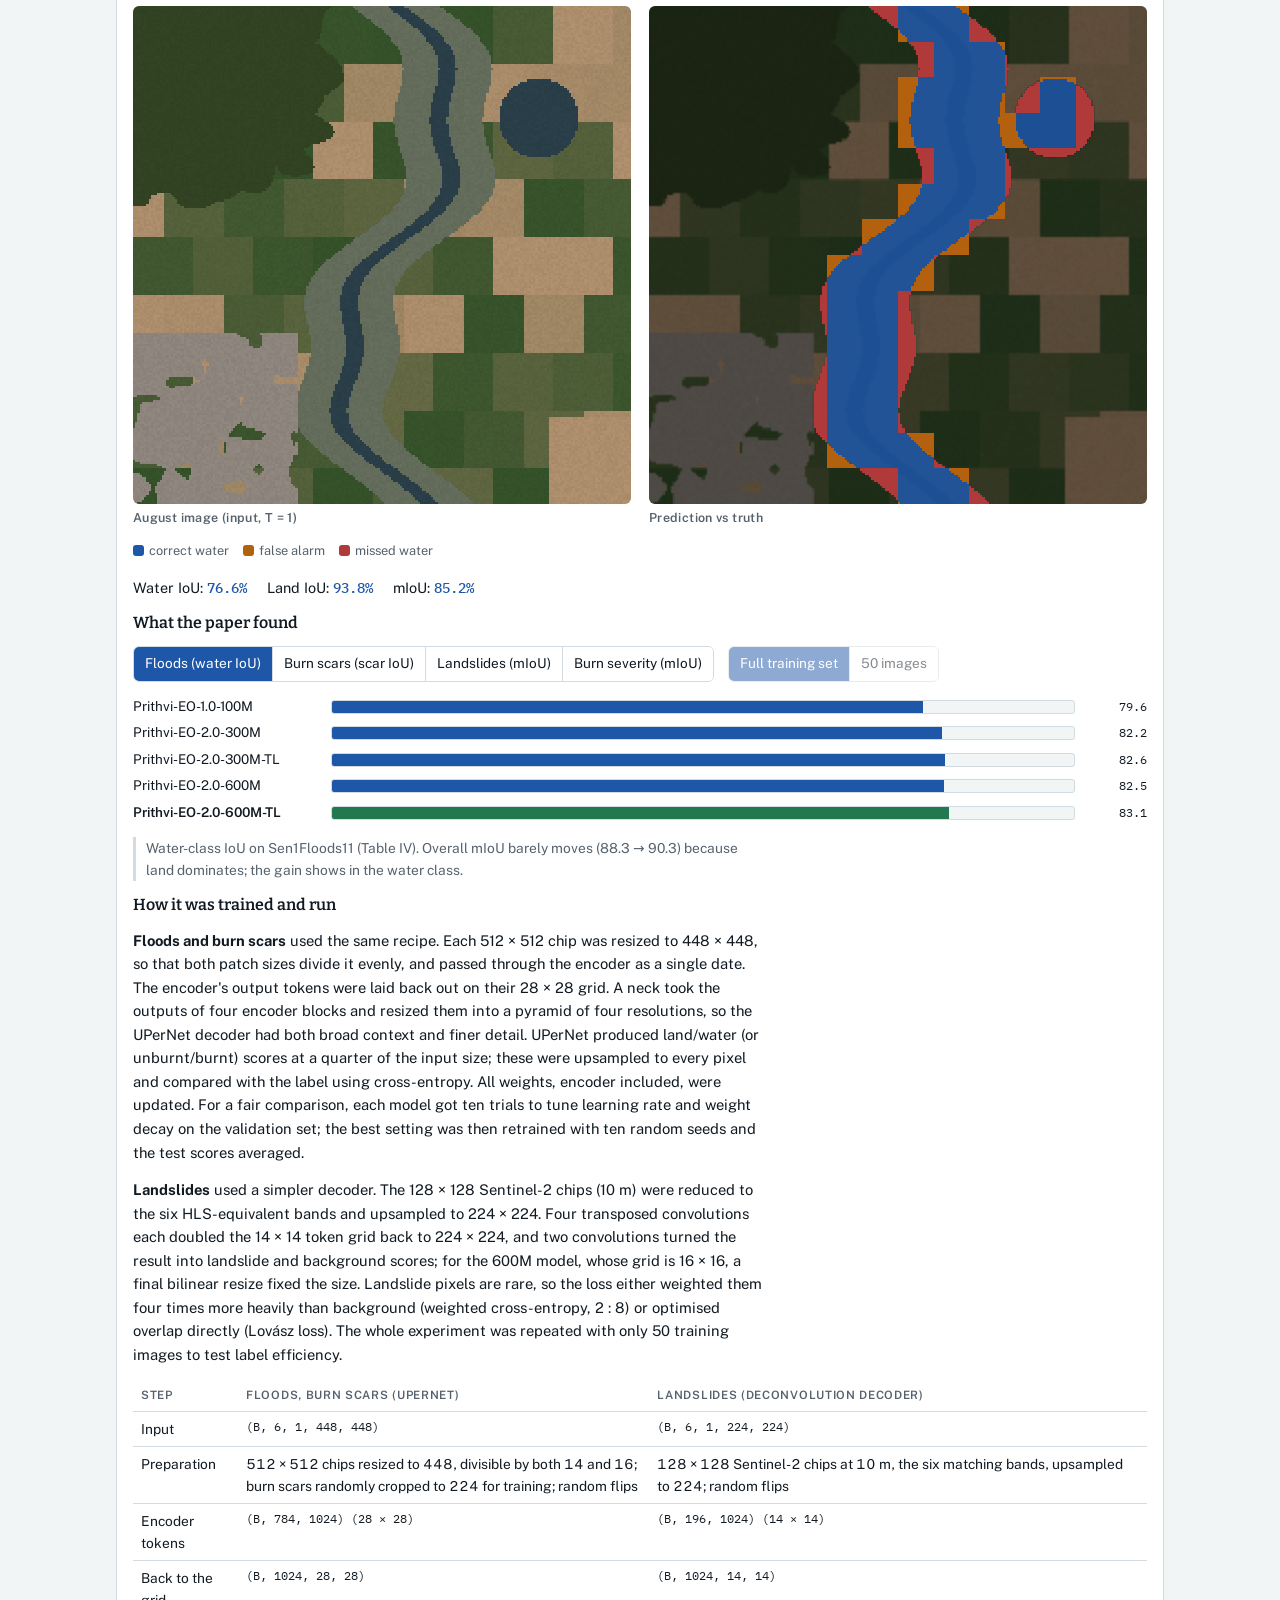
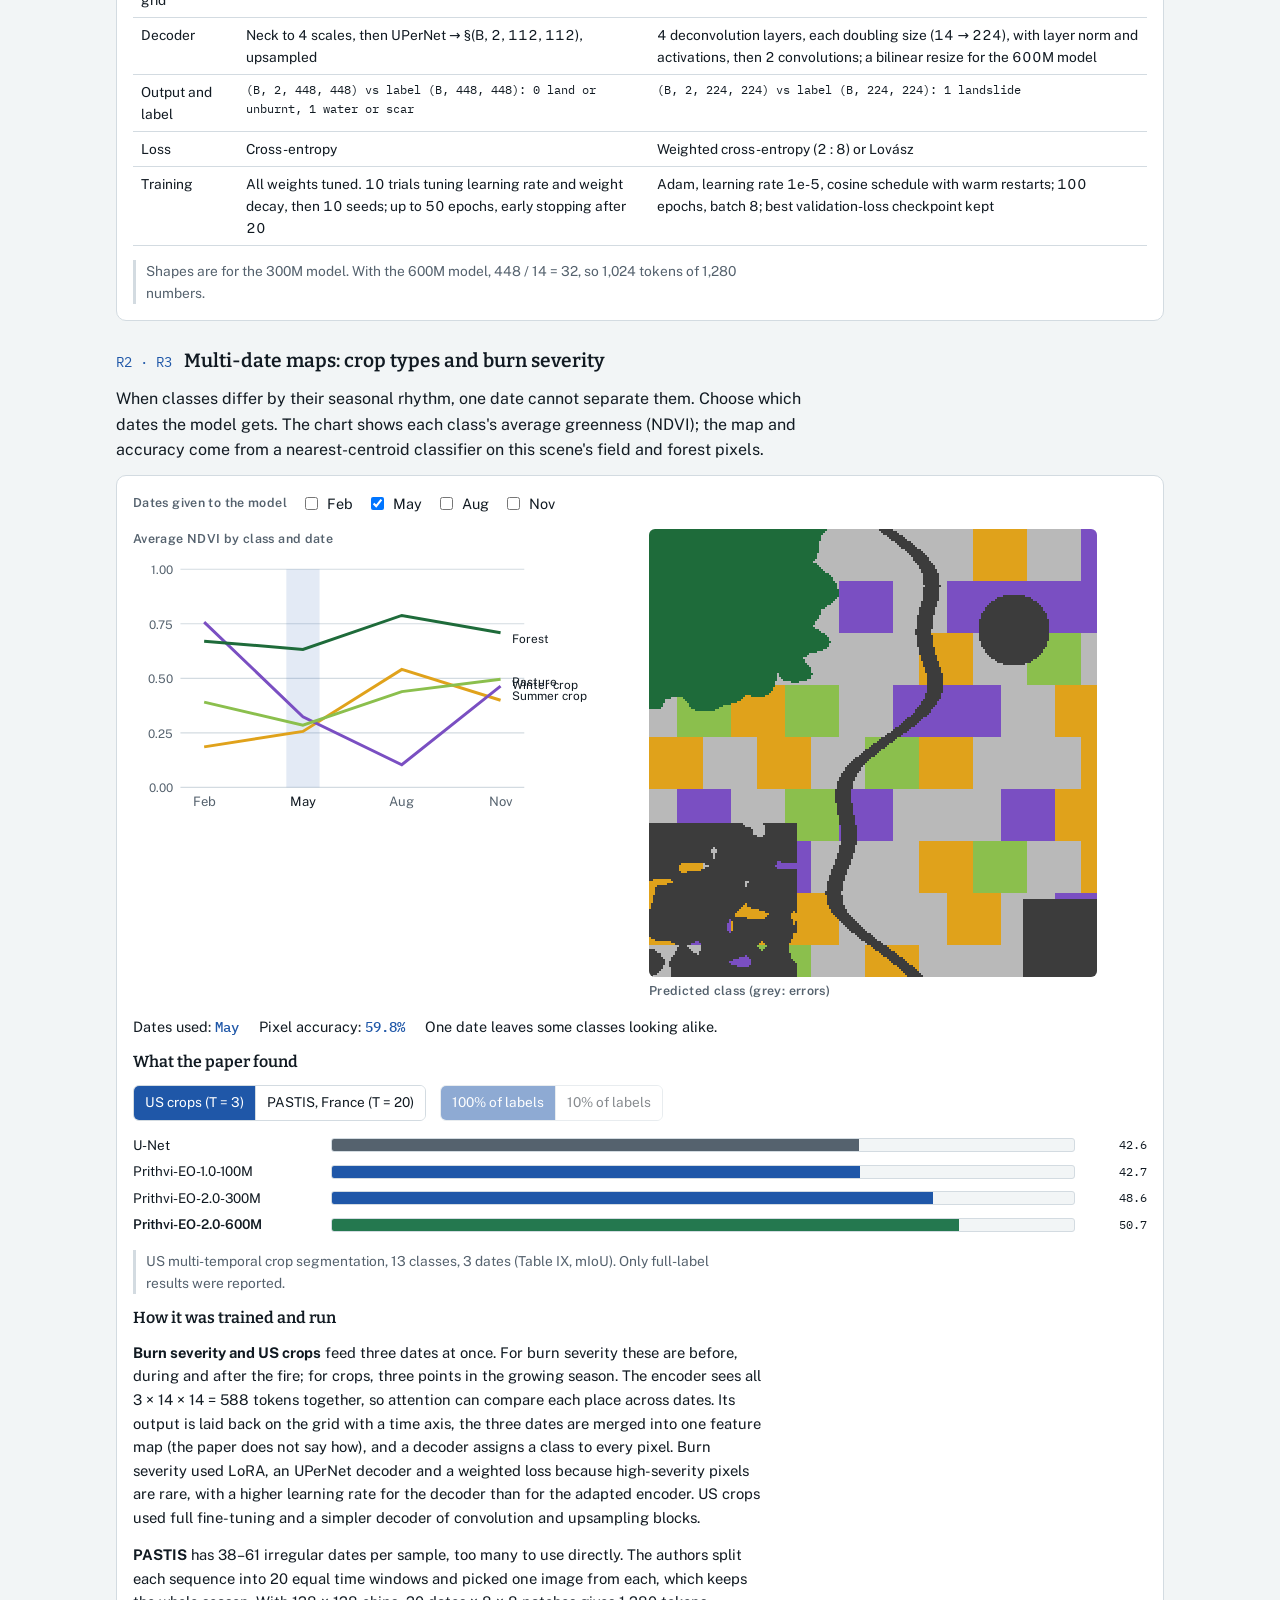
<file: site/content/aseth - prithvi - pre-training and fine-tuning.html>
<!doctype html><html><head><meta charset=utf8><meta name=viewport content="width=device-width,initial-scale=1,viewport-fit=cover"><style>:root{color-scheme:light;box-sizing:border-box;padding-top:env(safe-area-inset-top,0px);padding-bottom:env(safe-area-inset-bottom,0px)}html{scroll-padding-top:env(safe-area-inset-top,0px)}body{margin:0;padding:0;font:14px -apple-system,BlinkMacSystemFont,sans-serif;background:#fff;color:#000}img{max-width:100%}[hidden]:not([hidden=until-found i]){display:none!important}</style></head><body>
<title>Prithvi-EO-2.0, Patch by Patch</title>
<meta name="claude:viewport-fit-sides" content="cover">
<link rel="preconnect" href="https://fonts.googleapis.com">
<link rel="preconnect" href="https://fonts.gstatic.com" crossorigin>
<link rel="stylesheet" href="https://fonts.googleapis.com/css2?family=Bitter:wght@500;600;700&family=Public+Sans:wght@400;500;600&family=IBM+Plex+Mono:wght@400;500&display=swap">
<style>
/* Layout: a single reading column; one synthetic HLS scene is followed through pre-training, then a decision tree routes to five task playgrounds. */
:root{
  --bg:#F2F5F6; --surface:#FFFFFF; --ink:#111A22; --muted:#55626E; --line:#D3DBE1;
  --accent:#1F57A8; --accent-soft:#E3ECF8; --ochre:#B4610F; --ochre-soft:#FBEEDD; --green:#24784F; --green-soft:#DFF2E7; --red:#B03A3A; --red-soft:#F8E3E3;
  --f-display:"Bitter", Georgia, "Times New Roman", serif;
  --f-body:"Public Sans", system-ui, -apple-system, "Segoe UI", sans-serif;
  --f-mono:"IBM Plex Mono", ui-monospace, "SFMono-Regular", Menlo, monospace;
}
@media (prefers-color-scheme: dark){ :root:not([data-theme="light"]){
  --bg:#0D1419; --surface:#152028; --ink:#E4EBF0; --muted:#9AA9B5; --line:#283844;
  --accent:#7FAEF0; --accent-soft:#1A2E47; --ochre:#F0A552; --ochre-soft:#3A2A16; --green:#5FCB94; --green-soft:#16322A; --red:#F08A8A; --red-soft:#3A1E1E; color-scheme:dark }}
:root[data-theme="dark"]{
  --bg:#0D1419; --surface:#152028; --ink:#E4EBF0; --muted:#9AA9B5; --line:#283844;
  --accent:#7FAEF0; --accent-soft:#1A2E47; --ochre:#F0A552; --ochre-soft:#3A2A16; --green:#5FCB94; --green-soft:#16322A; --red:#F08A8A; --red-soft:#3A1E1E; color-scheme:dark }

*{box-sizing:border-box}
body{background:var(--bg);color:var(--ink);font-family:var(--f-body);font-size:16px;line-height:1.6}
.wrap{max-width:1080px;margin:0 auto;padding-block:32px 80px;padding-left:max(16px, env(safe-area-inset-left, 0px));padding-right:max(16px, env(safe-area-inset-right, 0px));display:flex;flex-direction:column;gap:48px}
h1,h2,h3,h4{font-family:var(--f-display);text-wrap:balance;margin:0;line-height:1.2}
h1{font-size:2.4rem;font-weight:700}
h2{font-size:1.65rem;font-weight:600}
h3{font-size:1.2rem;font-weight:600}
h4{font-size:1rem;font-weight:600}
p{margin:0;max-width:70ch}
ul{margin:0;padding-left:20px;display:flex;flex-direction:column;gap:6px;max-width:72ch}
code,.mono{font-family:var(--f-mono);font-size:.86em}
.muted{color:var(--muted)}
.eyebrow{font-size:.74rem;letter-spacing:.1em;text-transform:uppercase;font-weight:600;color:var(--muted)}
.hero{display:flex;flex-direction:column;gap:14px}
.facts{display:flex;flex-wrap:wrap;gap:6px 18px;font-size:.92rem;color:var(--muted)}
.facts b{color:var(--ink);font-variant-numeric:tabular-nums}
nav.toc{display:flex;flex-wrap:wrap;gap:8px}
nav.toc a{font-size:.88rem;color:var(--accent);text-decoration:none;border:1px solid var(--line);background:var(--surface);padding:5px 12px;border-radius:999px}
nav.toc a:hover,nav.toc a:focus-visible{border-color:var(--accent);outline:none}
.part{display:flex;flex-direction:column;gap:28px}
.part-head{display:flex;flex-direction:column;gap:8px;padding-top:18px;border-top:3px solid var(--ink)}
.stage{display:flex;flex-direction:column;gap:12px}
.stage-head{display:flex;gap:12px;align-items:baseline;flex-wrap:wrap}
.step{font-family:var(--f-mono);font-size:.85rem;color:var(--accent)}
.panel{background:var(--surface);border:1px solid var(--line);border-radius:10px;padding:16px;display:flex;flex-direction:column;gap:14px;min-width:0}
.row{display:flex;flex-wrap:wrap;gap:10px 14px;align-items:center}
.cols{display:grid;grid-template-columns:repeat(auto-fit,minmax(280px,1fr));gap:18px}
.cols > *{min-width:0}
.label{font-size:.78rem;font-weight:600;color:var(--muted);letter-spacing:.03em}
.note{font-size:.86rem;color:var(--muted);border-left:3px solid var(--line);padding-left:10px;max-width:76ch}
.callout{font-size:.92rem;background:var(--accent-soft);border-radius:8px;padding:10px 14px;max-width:none}
.btn{font:inherit;font-size:.88rem;font-weight:500;border:1px solid var(--line);background:var(--surface);color:var(--ink);padding:6px 12px;border-radius:6px;cursor:pointer}
.btn:hover{border-color:var(--accent)}
.seg{display:inline-flex;flex-wrap:wrap;border:1px solid var(--line);border-radius:6px;overflow:hidden}
.seg button{font:inherit;font-size:.85rem;border:0;border-right:1px solid var(--line);background:var(--surface);color:var(--ink);padding:6px 11px;cursor:pointer}
.seg button:last-child{border-right:0}
.seg button[aria-pressed="true"]{background:var(--accent);color:var(--surface)}
.btn:focus-visible,.seg button:focus-visible,input:focus-visible,select:focus-visible,canvas:focus-visible{outline:2px solid var(--accent);outline-offset:2px}
.ctl{display:flex;flex-direction:column;gap:2px;font-size:.85rem;min-width:160px;flex:1 1 180px}
.ctl output{font-family:var(--f-mono);font-size:.8rem;color:var(--accent)}
input[type=range]{accent-color:var(--accent);width:100%}
select,input[type=number]{font:inherit;font-size:.88rem;background:var(--surface);color:var(--ink);border:1px solid var(--line);border-radius:6px;padding:5px 8px}
input[type=number]{width:96px}
canvas{display:block;max-width:100%;height:auto;image-rendering:pixelated;border-radius:6px;background:var(--bg)}
canvas.click{cursor:crosshair}
.scenebox{display:flex;flex-direction:column;gap:6px;align-items:flex-start}
.quad{display:grid;grid-template-columns:repeat(4,minmax(0,1fr));gap:8px}
.quad figure{margin:0;display:flex;flex-direction:column;gap:4px;min-width:0}
.quad figcaption{font-size:.78rem;color:var(--muted);text-align:center}
@media (max-width:640px){ .quad{grid-template-columns:repeat(2,minmax(0,1fr))} h1{font-size:1.9rem} }
.stat{display:flex;flex-wrap:wrap;gap:6px 20px;font-size:.9rem}
.stat b{font-family:var(--f-mono);font-weight:500;color:var(--accent)}
.bars{display:flex;flex-direction:column;gap:5px;font-size:.84rem}
.bar{display:grid;grid-template-columns:minmax(110px,190px) 1fr 64px;gap:8px;align-items:center}
.bar .track{position:relative;height:14px;background:var(--bg);border-radius:3px;border:1px solid var(--line);overflow:hidden}
.bar .fill{position:absolute;inset:0 auto 0 0;background:var(--accent)}
.bar .ref{position:absolute;top:-2px;bottom:-2px;width:2px;background:var(--ochre)}
.bar .val{font-family:var(--f-mono);font-size:.78rem;text-align:right;font-variant-numeric:tabular-nums}
.bar.hl .fill{background:var(--green)}
.bar.hl .name{font-weight:600}
.bar.base .fill{background:var(--muted)}
.swatch{display:inline-block;width:11px;height:11px;border-radius:3px;vertical-align:-1px;margin-right:5px}
.legend{display:flex;flex-wrap:wrap;gap:4px 14px;font-size:.8rem;color:var(--muted)}
.scroll{overflow-x:auto}
table{border-collapse:collapse;width:100%;font-size:.86rem;font-variant-numeric:tabular-nums}
th,td{padding:6px 8px;border-bottom:1px solid var(--line);text-align:left;vertical-align:top}
thead th{font-size:.72rem;letter-spacing:.06em;text-transform:uppercase;color:var(--muted);font-weight:600}
td.num,th.num{text-align:right;white-space:nowrap}
tr.bad td{color:var(--red)}
.strip{display:block;width:100%;height:auto}
.tree{display:grid;grid-template-columns:repeat(auto-fit,minmax(230px,1fr));gap:10px}
.leaf{border:1px solid var(--line);border-radius:8px;padding:12px;display:flex;flex-direction:column;gap:6px;background:var(--bg);font-size:.88rem;min-width:0}
.leaf.on{border-color:var(--green);background:var(--green-soft)}
.leaf .tag{font-family:var(--f-mono);font-size:.74rem;color:var(--muted)}
.leaf.on .tag{color:var(--green)}
.q{display:flex;flex-direction:column;gap:6px}
.q .label{font-size:.85rem;color:var(--ink)}
.rec{border:2px solid var(--green);border-radius:10px;padding:14px 16px;display:flex;flex-direction:column;gap:10px;background:var(--surface)}
.rec dl{margin:0;display:grid;grid-template-columns:minmax(120px,170px) 1fr;gap:6px 14px;font-size:.9rem}
.rec dt{font-weight:600;color:var(--muted)}
.rec dd{margin:0;min-width:0}
.pc{display:grid;grid-template-columns:repeat(auto-fit,minmax(300px,1fr));gap:16px}
.pc > div{min-width:0;display:flex;flex-direction:column;gap:8px}
.pc h3{display:flex;align-items:center;gap:8px}
.pill{font-size:.72rem;font-weight:600;padding:2px 8px;border-radius:999px}
.pill.pro{background:var(--green-soft);color:var(--green)}
.pill.con{background:var(--red-soft);color:var(--red)}
.mtx{display:flex;flex-wrap:wrap;gap:10px;align-items:center;font-family:var(--f-mono);font-size:.9rem}
.mtx figure{margin:0;display:flex;flex-direction:column;gap:4px;align-items:center}
.mtx figcaption{font-size:.74rem;color:var(--muted)}
.foot{font-size:.84rem;color:var(--muted);display:flex;flex-direction:column;gap:6px;border-top:1px solid var(--line);padding-top:16px}
.foot a{color:var(--accent)}
</style>

<div class="wrap">
<header class="hero">
  <span class="eyebrow">Szwarcman, Roy, Fraccaro et al. · <a href="https://doi.org/10.48550/arXiv.2412.02732" style="color:var(--accent)">arXiv 2412.02732</a> · worked example</span>
  <h1>Prithvi-EO-2.0, patch by patch</h1>
  <p>A guided, interactive tour of the NASA–IBM geospatial foundation model. Part 1 follows one synthetic satellite scene through pre-training. Part 2 covers fine-tuning: how to adapt the encoder, how inputs and outputs are shaped, a decision tree to the right recipe, a playground for each kind of task the paper tested, and the strengths and weaknesses its experiments revealed.</p>
  <div class="facts"><span><b>4.2 M</b> HLS time-series samples</span><span><b>6</b> bands</span><span><b>30 m</b> pixels</span><span><b>4</b> dates per sample</span><span><b>300 M / 600 M</b> parameters</span></div>
  <nav class="toc" aria-label="Sections">
    <a href="#part-pre">1 · Pre-training</a><a href="#part-ft">2 · Fine-tuning</a><a href="#m-shapes">Sizes and shapes</a><a href="#tree">Decision tree</a><a href="#procon">Strengths and weaknesses</a>
  </nav>
</header>

<!-- ================= PART 1 ================= -->
<section class="part" id="part-pre">
  <div class="part-head"><span class="eyebrow">Part 1</span><h2>Pre-training: a masked autoencoder on satellite time series</h2>
  <p>The running example is a synthetic 224 × 224 pixel HLS scene (6.7 km on a side) seen on four dates: a river with a lake, a town, a forest, and fields of a summer crop, a winter crop and pasture. The river floods in August and a cloud sits over the town in February. Everything below is computed from this scene in your browser.</p></div>

  <!-- 1.1 scene -->
  <section class="stage" id="s-scene">
    <div class="stage-head"><span class="step">1.1</span><h3>One training sample: 4 dates × 6 bands × 224 × 224</h3></div>
    <p>HLS harmonises Landsat 8/9 and Sentinel-2 surface reflectance at 30 m. Prithvi uses the six bands both satellites share. A pre-training sample is four images of the same place, taken 1–6 months apart, so it spans seasons. Click a pixel to see its six band values on each date.</p>
    <div class="panel">
      <div class="row">
        <div class="seg" role="group" aria-label="Date" id="scene-date"></div>
        <div class="seg" role="group" aria-label="View" id="scene-view"><button type="button" data-v="true" aria-pressed="true">True colour</button><button type="button" data-v="false" aria-pressed="false">False colour (NIR, R, G)</button><button type="button" data-v="lc" aria-pressed="false">Land cover</button></div>
        <label class="row" style="gap:6px;font-size:.85rem">Single band <select id="scene-band"><option value="">none</option></select></label>
      </div>
      <div class="cols">
        <div class="scenebox"><canvas id="scene" class="click" width="448" height="448" style="width:min(100%,448px)" tabindex="0" aria-label="Synthetic satellite scene; click a pixel to inspect it"></canvas><div class="legend" id="lc-legend"></div></div>
        <div style="display:flex;flex-direction:column;gap:8px">
          <span class="label" id="pix-title">Pixel spectra</span>
          <svg id="pix-chart" class="strip" viewBox="0 0 420 230" role="img" aria-label="Band reflectance for the selected pixel on each date"></svg>
          <div class="legend" id="date-legend"></div>
          <p class="note">Vegetation is dark in red and bright in NIR; water is dark in NIR and SWIR; soil rises steadily towards SWIR. The summer and winter crops look alike on some dates and opposite on others, which is why the dates matter.</p>
        </div>
      </div>
    </div>
  </section>

  <!-- 1.2 patchify -->
  <section class="stage" id="s-patch">
    <div class="stage-head"><span class="step">1.2</span><h3>3D patch embedding: cubes become tokens</h3></div>
    <p>A 3D convolution cuts the sample into non-overlapping cubes of 1 date × p × p pixels and maps each cube, all six bands at once, to one vector: a <b>token</b>. The time depth is 1 because satellite dates are irregular and far apart. Click a patch to see what goes into its token.</p>
    <div class="panel">
      <div class="row"><span class="label">Model</span><div class="seg" role="group" aria-label="Model size" id="model-seg"><button type="button" data-m="300" aria-pressed="true">300M · ViT-L · 16 px</button><button type="button" data-m="600" aria-pressed="false">600M · ViT-H · 14 px</button></div></div>
      <div class="cols">
        <div class="scenebox"><canvas id="patch" class="click" width="448" height="448" style="width:min(100%,448px)" tabindex="0" aria-label="Scene with patch grid; click a patch"></canvas></div>
        <div style="display:flex;flex-direction:column;gap:10px">
          <span class="label" id="tok-title">Token</span>
          <div class="row" id="tok-bands" style="gap:6px"></div>
          <p style="font-size:.9rem" id="tok-flow"></p>
          <span class="label">Projected token (first 48 of its numbers)</span>
          <svg id="tok-vec" class="strip" viewBox="0 0 480 26" role="img" aria-label="Token vector"></svg>
          <div class="stat" id="tok-stat"></div>
          <p class="note">The projection here uses fixed random weights so you can see that different patches give different vectors. In Prithvi the weights are learned during pre-training, a weight tensor of shape (D, 6, 1, p, p).</p>
        </div>
      </div>
      <h4>Inside the patch embedding</h4>
      <p style="font-size:.92rem">It is one 3D convolution layer: 6 input channels (the bands), D output channels (1,024 for the 300M model), kernel 1 × 16 × 16 (date × height × width) and a stride of the same size, with no padding. Because the stride equals the kernel, the windows never overlap: each output position sees exactly one cube. So the layer is simply a linear map. Each of the 1,024 outputs is a weighted sum of all 1,536 numbers in the cube plus a bias, computed with its own set of weights, its <b>filter</b>. The same 1,024 filters are applied to every patch on every date. There is no activation function in this step; the result is flattened into a list of tokens.</p>
      <div class="scroll"><table><thead><tr><th>Model</th><th>Kernel = stride</th><th>Filters</th><th class="num">Weights per filter</th><th class="num">Parameters</th></tr></thead><tbody>
      <tr><td>300M</td><td class="mono">1 × 16 × 16, 6 bands</td><td>1,024</td><td class="num">1,536</td><td class="num">≈ 1.57 M</td></tr>
      <tr><td>600M</td><td class="mono">1 × 14 × 14, 6 bands</td><td>1,280</td><td class="num">1,176</td><td class="num">≈ 1.51 M</td></tr></tbody></table></div>
      <p style="font-size:.92rem"><b>Is anything learned here?</b> Yes. The filters start random and are trained by backpropagation together with the encoder and decoder, using the same reconstruction loss. They become detectors for useful spectral-spatial patterns, such as "bright NIR with dark red" or "a dark line through the patch". In fine-tuning they can be updated again or kept frozen.</p>
      <div class="row"><div class="ctl" style="max-width:360px"><label for="flt-k">Look at filter <output id="flt-k-out">#1</output> of the 48 shown</label><input type="range" id="flt-k" min="0" max="47" step="1" value="0"></div></div>
      <div class="row" id="flt-bands" style="gap:6px"></div>
      <p class="stat" id="flt-out"></p>
      <h4>Six bands, not RGB</h4>
      <p style="font-size:.92rem">Most image transformers are pre-trained on RGB photographs. Prithvi was pre-trained on the six HLS bands from the start. Only this first layer knows how many bands there are: its filters mix every band of every pixel in a cube into each of the token's numbers. Every transformer block after it sees only D-number tokens, so the band count matters here and nowhere else.</p>
      <ul style="font-size:.92rem">
        <li><b>Other sensors:</b> feed the six matching bands, as the paper does for Sentinel-2. Extra bands such as red-edge, or radar, need new input channels in this layer, and those start untrained.</li>
        <li><b>RGB-only data:</b> the benchmark gave each model only the bands it was pre-trained on, so high-resolution RGB tasks used three of Prithvi's six inputs.</li>
        <li><b>How other models handle new bands:</b> copying RGB filters into new channels, or, in DOFA, generating the filters from each band's wavelength.</li>
      </ul>
    </div>
  </section>

  <!-- 1.3 positions -->
  <section class="stage" id="s-pos">
    <div class="stage-head"><span class="step">1.3</span><h3>Position encodings: telling tokens where they are</h3></div>
    <p>Attention treats tokens as an unordered set, so each token gets a fixed "where am I" vector added to it. Each position becomes a set of sine and cosine waves of different wavelengths. Dimension pair i uses angular frequency 1 / base<sup>2i/D</sup>, with base = 10,000. Here D is the number of dimensions given to <em>one axis</em>, not 3: in the released code the token width is split roughly ¼ to time, ⅜ to rows and ⅜ to columns, and the three encodings are concatenated.</p>
    <div class="panel">
      <h4>One encoding dimension, painted on the tiles</h4>
      <p style="font-size:.92rem">Each token's position code is a list of numbers. Pick one of them and colour every patch by its value: blue for −1, orange for +1. Some dimensions flip between neighbouring patches; others change slowly across the whole tile. The column code varies only across x, the row code only across y, and the date code only between the four tiles.</p>
      <div class="row">
        <div class="seg" role="group" aria-label="Axis" id="pe-axis"><button type="button" data-k="col" aria-pressed="true">Columns (x)</button><button type="button" data-k="row" aria-pressed="false">Rows (y)</button><button type="button" data-k="time" aria-pressed="false">Dates (t)</button></div>
        <div class="ctl"><label for="pe-pair">Frequency pair i <output id="pe-pair-out">0</output></label><input type="range" id="pe-pair" min="0" max="191" step="1" value="0"></div>
        <div class="seg" role="group" aria-label="Sine or cosine" id="pe-trig"><button type="button" data-k="sin" aria-pressed="true">sin</button><button type="button" data-k="cos" aria-pressed="false">cos</button></div>
      </div>
      <span class="label" id="pe-tile-title"></span>
      <div class="quad" id="pe-quad"></div>
      <h4>Which patches the encodings tie together</h4>
      <p style="font-size:.92rem">Attention compares tokens by dot products, so two tokens whose position codes are similar find it easy to attend to each other. Click a patch to make it the reference; every patch is shaded by how similar its full x, y, t code is to the reference's, using only the waves you choose.</p>
      <div class="row"><div class="seg" role="group" aria-label="Wavelength band" id="pe-band"><button type="button" data-k="fine" aria-pressed="true">Short waves (under 12 positions)</button><button type="button" data-k="mid" aria-pressed="false">Medium (12–50)</button><button type="button" data-k="coarse" aria-pressed="false">Long (over 50)</button><button type="button" data-k="all" aria-pressed="false">All waves</button></div></div>
      <div class="quad" id="pe-squad"></div>
      <div class="stat" id="pe-sim-stat"></div>
      <p class="callout" id="pe-sim-note"></p>
      <h4>Why the 10,000 in base<sup>2i/D</sup></h4>
      <p style="font-size:.92rem">The term sets each pair's wavelength: 2π × base<sup>2i/D</sup> positions. Wavelengths grow geometrically from about 6 positions for pair 0 to about 63,000 for the last pair, like the digits of a number: fast waves resolve neighbours, slow waves give coarse location without repeating. A base much larger than any sequence length guarantees the slowest waves never wrap around. On a 14-patch grid most pairs are slow and nearly constant, which is harmless but means only a few dozen dimensions do the local work.</p>
      <div class="row">
        <div class="ctl"><label for="pe-d">Dimensions for one axis (D) <output id="pe-d-out">384</output></label><input type="range" id="pe-d" min="16" max="384" step="16" value="384"></div>
        <label class="ctl" for="pe-base">Base <select id="pe-base"><option value="100">100</option><option value="10000" selected>10,000 (used)</option><option value="1000000">1,000,000</option></select></label>
      </div>
      <div class="cols">
        <div style="display:flex;flex-direction:column;gap:6px"><span class="label">Wavelength of each sine/cosine pair, in positions (log scale)</span><svg id="pe-wave" class="strip" viewBox="0 0 420 224" role="img" aria-label="Wavelength by dimension pair"></svg></div>
        <div style="display:flex;flex-direction:column;gap:8px">
          <span class="label" id="pe-tok-title">The selected patch's full position code</span>
          <svg id="pe-tok" class="strip" viewBox="0 0 480 96" role="img" aria-label="Time, row and column encodings of the selected patch"></svg>
          <p class="note" id="pe-tok-note"></p>
        </div>
      </div>
      <h4>Where on Earth, and when: metadata encodings (the "-TL" models)</h4>
      <ul style="font-size:.92rem">
        <li><b>From numbers to vectors.</b> Each value is treated like a position and given the same sine/cosine code. Latitude gets D/2 numbers (512 for the 300M model) and longitude another D/2; concatenated, they form one D-number location vector. Year and day of year are encoded the same way into one D-number date vector. The paper does not give units; the raw values (degrees, the year, day 1–365) appear to be used directly.</li>
        <li><b>Into the tokens.</b> Each vector is multiplied by one learned number, w<sub>L</sub> for location and w<sub>T</sub> for date, and added to <em>every</em> token like a bias. The position code tells a token where it sits inside the sample; the metadata tells the whole sample where and when it is.</li>
        <li><b>What this simple scheme can and cannot say.</b> The fastest wave repeats every 6.3 units, so places a few kilometres apart get almost identical codes: the model learns broad geography and season, not exact sites. Day 365 and day 1 get very different codes although they are one day apart.</li>
        <li><b>Dropping.</b> Each was left out 10% of the time during pre-training, so the model also works when a date or location is unknown.</li>
      </ul>
      <div class="row">
        <label class="ctl" for="md-lat">Latitude <input type="number" id="md-lat" value="23.6" step="0.1" min="-90" max="90"></label>
        <label class="ctl" for="md-lon">Longitude <input type="number" id="md-lon" value="77.4" step="0.1" min="-180" max="180"></label>
        <label class="ctl" for="md-year">Year <input type="number" id="md-year" value="2023" step="1" min="2014" max="2030"></label>
        <label class="ctl" for="md-doy">Day of year <input type="number" id="md-doy" value="214" step="1" min="1" max="365"></label>
        <label class="row" style="gap:6px;font-size:.85rem"><input type="checkbox" id="md-dropL"> drop location</label>
        <label class="row" style="gap:6px;font-size:.85rem"><input type="checkbox" id="md-dropT"> drop date</label>
      </div>
      <div class="scroll"><table id="md-table"><thead><tr><th>Pair i</th><th class="num">Wavelength (units)</th><th class="num">sin(lat)</th><th class="num">cos(lat)</th><th class="num">sin(day)</th><th class="num">cos(day)</th></tr></thead><tbody></tbody></table></div>
      <span class="label">How one token is assembled (first 96 numbers of each part)</span>
      <svg id="md-strip" class="strip" viewBox="0 0 480 120" role="img" aria-label="How the token is assembled"></svg>
    </div>
  </section>

  <!-- 1.4 masking -->
  <section class="stage" id="s-mask">
    <div class="stage-head"><span class="step">1.4</span><h3>Masking: what is hidden, and what clues remain</h3></div>
    <p>Prithvi hides a random subset of tokens drawn from all dates and positions together. A hidden token loses all six bands at once, like a cloud. The paper does not state the ratio; the released default is 75%, as in the original MAE. Compare Prithvi's choice with three alternatives it did not use. The statistics show which kinds of clue a hidden token still has. Masking has no parameters and learns nothing: it only decides what the encoder sees and where the loss is computed. That choice still shapes what the encoder learns.</p>
    <div class="panel">
      <div class="row">
        <div class="seg" role="group" aria-label="Masking strategy" id="mask-mode"><button type="button" data-k="random" aria-pressed="true">Random (Prithvi)</button><button type="button" data-k="tube" aria-pressed="false">Tube: same patch on all dates</button><button type="button" data-k="frame" aria-pressed="false">Whole dates</button><button type="button" data-k="bands" aria-pressed="false">Band groups (SatMAE-style)</button></div>
        <div class="ctl"><label for="mask-ratio">Mask ratio <output id="mask-ratio-out">75%</output></label><input type="range" id="mask-ratio" min="0.25" max="0.95" step="0.05" value="0.75"></div>
        <button class="btn" type="button" id="mask-new">Draw a new mask</button>
      </div>
      <div class="quad" id="mask-quad"></div>
      <div class="stat" id="mask-stat"></div>
      <p class="callout" id="mask-explain"></p>
    </div>
  </section>

  <!-- 1.5 ViT -->
  <section class="stage" id="s-vit">
    <div class="stage-head"><span class="step">1.5</span><h3>The ViT encoder: tokens attend to each other</h3></div>
    <p>A Vision Transformer is a stack of identical blocks (24 in the 300M model, 32 in the 600M). In each block, every token makes a <b>query</b> ("what am I looking for"), a <b>key</b> ("what do I contain") and a <b>value</b> ("what I pass on"). Each token compares its query with all keys, turns the scores into weights with a softmax, and takes the weighted mix of values. Several heads do this in parallel, each free to learn a different relationship; a small feed-forward network then processes each token. Unlike a CNN, any token can reach any other in the first layer. Click a patch to make it the query.</p>
    <p class="callout">Is this where the learning happens? Mostly: the encoder holds about 300 M of the 300M model's parameters, and it is the part reused for every downstream task. But training is end to end: a single reconstruction loss updates the patch embedding (1.2), the metadata weights (1.3), the encoder (1.5) and the decoder (1.6) together. Section 1.7 lists what is learned.</p>
    <div class="panel">
      <div class="row">
        <div class="seg" role="group" aria-label="Attention head" id="att-head"><button type="button" data-k="spatial" aria-pressed="true">Spatial head</button><button type="button" data-k="temporal" aria-pressed="false">Temporal head</button><button type="button" data-k="similar" aria-pressed="false">Look-alike head</button><button type="button" data-k="mix" aria-pressed="false">All heads</button></div>
        <div class="seg" role="group" aria-label="Layer depth" id="att-layer"><button type="button" data-k="0" aria-pressed="true">Early layer</button><button type="button" data-k="1" aria-pressed="false">Late layer</button></div>
        <div class="seg" role="group" aria-label="Which tokens are present" id="att-mode"><button type="button" data-k="pre" aria-pressed="true">Pre-training: visible tokens only</button><button type="button" data-k="ft" aria-pressed="false">Fine-tuning: all tokens</button></div>
      </div>
      <div class="quad" id="att-quad"></div>
      <p class="callout" id="att-explain"></p>
      <p class="note">Head behaviours here are illustrative, built from rules: the spatial head prefers nearby patches on the same date, the temporal head the same place on other dates, and the look-alike head patches whose average spectra resemble the query's, computed from this scene. Real heads learn their own mixtures.</p>
    </div>
  </section>

  <!-- 1.6 decoder -->
  <section class="stage" id="s-dec">
    <div class="stage-head"><span class="step">1.6</span><h3>Decoder and loss: rebuild the hidden pixels</h3></div>
    <p>A lighter transformer decoder receives the encoded visible tokens plus a learned "mask token" in each hidden slot, with position encodings so it knows which slot is which. It predicts the six-band pixels of every hidden patch. The loss is the mean squared error on hidden patches only. Drag training progress to see predictions improve; the masks come from section 1.4.</p>
    <div class="panel">
      <div class="row">
        <div class="seg" role="group" aria-label="Date" id="dec-date"></div>
        <div class="ctl"><label for="dec-prog">Training progress <output id="dec-prog-out">0%</output></label><input type="range" id="dec-prog" min="0" max="100" step="5" value="0"></div>
      </div>
      <div class="cols">
        <figure style="margin:0;display:flex;flex-direction:column;gap:4px"><canvas id="dec-in" width="448" height="448" style="width:100%"></canvas><figcaption class="label">What the model sees</figcaption></figure>
        <figure style="margin:0;display:flex;flex-direction:column;gap:4px"><canvas id="dec-out" width="448" height="448" style="width:100%"></canvas><figcaption class="label">Its reconstruction</figcaption></figure>
        <figure style="margin:0;display:flex;flex-direction:column;gap:4px"><canvas id="dec-true" width="448" height="448" style="width:100%"></canvas><figcaption class="label">The real image</figcaption></figure>
      </div>
      <div class="stat" id="dec-stat"></div>
      <h4>Decoder architecture</h4>
      <p style="font-size:.92rem">MAE's decoder is deliberately lighter than the encoder because it is thrown away after pre-training. It first projects the visible tokens to its own, smaller width, then puts a copy of one learned <b>mask token</b> in every hidden slot so the sequence is complete again. Position codes are added so each mask token knows which slot it fills, then a few transformer blocks let the mask tokens gather information from the visible ones. A final linear layer turns each token into the pixel values of its cube. The shapes below follow your current model and mask.</p>
      <div class="scroll"><table id="dec-arch"><thead><tr><th>Step</th><th>Shape</th><th>What happens</th></tr></thead><tbody></tbody></table></div>
      <p class="note">Decoder width 512 and 8 blocks are the released configuration; the paper does not state them.</p>
      <p class="note">The simulated reconstruction blends clues the way a trained model can: the same patch on visible dates, adjusted for each date's season, and the visible neighbours. Like real MAE output it is smooth inside each patch. Once trained, the decoder is set aside; only the encoder is reused, although the paper's predecessor showed the decoder can fill cloud gaps.</p>
    </div>
  </section>

<!-- 1.7 -->
<section class="stage" id="s-learn" style="margin-top:-8px">
  <div class="stage-head"><span class="step">1.7</span><h3>What pre-training actually learns</h3></div>
  <div class="panel">
    <div class="scroll"><table><thead><tr><th>Component</th><th>Learned?</th><th class="num">Parameters (300M model)</th><th>Kept for fine-tuning?</th></tr></thead><tbody>
      <tr><td>Patch embedding (1.2)</td><td>Yes</td><td class="num">≈ 1.6 M</td><td>Yes</td></tr>
      <tr><td>3D position codes (1.3)</td><td>No, a fixed formula</td><td class="num">0</td><td>Yes, recomputed for each input size</td></tr>
      <tr><td>Metadata weights w<sub>L</sub>, w<sub>T</sub> (1.3)</td><td>Yes</td><td class="num">2</td><td>Yes, in the TL models</td></tr>
      <tr><td>Masking (1.4)</td><td>No, random each step</td><td class="num">0</td><td>Not used</td></tr>
      <tr><td>Encoder: 24 transformer blocks (1.5)</td><td>Yes</td><td class="num">≈ 300 M</td><td>Yes: this is the foundation model</td></tr>
      <tr><td>Decoder and mask token (1.6)</td><td>Yes</td><td class="num">≈ 25 M</td><td>No (except for gap-filling)</td></tr>
    </tbody></table></div>
    <p class="note">Encoder and decoder sizes are estimates from the standard ViT-L and released decoder configurations.</p>
  </div>
</section>
</section>

<!-- ================= PART 3 ================= -->
<section class="part" id="part-ft">
  <div class="part-head"><span class="eyebrow">Part 2</span><h2>Fine-tuning for downstream tasks</h2>
  <p>The paper fine-tuned Prithvi-EO-2.0 on nine applications plus the twelve GEO-Bench datasets, each on a single GPU. They fall into six recipes. Answer four questions to find yours, then try the matching playground.</p>
  <p class="note">At inference the encoder sees every token (nothing is masked), inputs get the same band order and normalisation as in training, and for maps the highest-scoring class is taken at each pixel. Large areas are cut into chips of the training size and the predictions stitched back together; this is standard practice, and the paper does not describe its own tiling.</p></div>

  <section class="stage" id="m-lora">
    <div class="stage-head"><span class="step">2.1</span><h3>Three ways to adapt the encoder</h3></div>
    <ul>
      <li><b>Full fine-tuning</b>: every weight, encoder included, is updated with a small learning rate. Used for floods, burn scars, landslides and US crops.</li>
      <li><b>LoRA</b>: the encoder's weights stay frozen; small low-rank corrections are trained instead. Used for burn severity, PASTIS and biomass.</li>
      <li><b>Frozen encoder</b>: no encoder weights change; only the task head learns from the embeddings. Used for GPP.</li>
    </ul>
    <div class="panel"><h4>LoRA: fine-tuning a small fraction of the parameters</h4>
      <p>Low-Rank Adaptation freezes each pretrained weight matrix W₀ and learns a correction ΔW = B·A of low rank r. <b>A</b> (r × k) starts with small random values; <b>B</b> (d × r) starts at zero, so ΔW = 0 and training begins exactly at the pretrained model. They cannot both start at zero: each one's gradient depends on the other, so neither would ever move. The final weight is one ordinary matrix, <span class="mono">W′ = W₀ + (α / r) · B·A</span>, which can be merged once so inference costs nothing extra.</p>
      <div class="row">
        <div class="ctl"><label for="lora-r">Rank r <output id="lora-r-out">8</output></label><input type="range" id="lora-r" min="1" max="64" step="1" value="8"></div>
        <label class="ctl" for="lora-d">Matrix size <select id="lora-d"><option value="1024">1,024 × 1,024 (300M attention projection)</option><option value="1280">1,280 × 1,280 (600M attention projection)</option></select></label>
        <div class="seg" role="group" aria-label="Training state" id="lora-state"><button type="button" data-k="0" aria-pressed="true">At the start</button><button type="button" data-k="1" aria-pressed="false">After training</button></div>
      </div>
      <div class="stat" id="lora-stat"></div>
      <div class="mtx" id="lora-mtx"></div>
      <p class="note">The small matrices are an 8 × 8 illustration with rank up to 4; the counts above are for the real sizes. LoRA usually adapts the attention projections; the task decoder is still trained in full.</p>
    </div>
  </section>
  <section class="stage" id="m-shapes">
    <div class="stage-head"><span class="step">2.2</span><h3>From your images to a per-pixel map: sizes and shapes</h3></div>
    <p>Fine-tuning data rarely looks like the pre-training samples: chips are bigger or smaller, there are 1 or 20 dates instead of 4, and pixels may be 10 m or 1 m instead of 30 m. This calculator shows what the model does with your input and what each stage of a segmentation model passes on, which is the information the R1–R4 tables below summarise for the paper's tasks.</p>
    <div class="panel">
      <ul style="font-size:.92rem">
        <li><b>Image size:</b> any height and width work if they are multiples of the patch size (16 or 14 px). Position codes are computed for whatever grid results, so nothing needs retraining.</li>
        <li><b>Number of dates:</b> the time code extends the same way. More dates mean more tokens, and attention cost grows with the square of the token count.</li>
        <li><b>Pixel size:</b> the model has no notion of metres. At 10 m a 16-pixel patch covers 160 m instead of 480 m; fine-tuning has to absorb that change of scale.</li>
        <li><b>What the decoder receives:</b> the encoder's tokens, laid back out as a grid with one vector per patch per date. The dates are merged, a neck builds four resolutions, and the decoder turns them into class scores that are upsampled to every pixel.</li>
      </ul>
      <div class="row">
        <label class="ctl" for="sh-model">Model <select id="sh-model"><option value="300">300M (16 px, D = 1,024)</option><option value="600">600M (14 px, D = 1,280)</option></select></label>
        <label class="ctl" for="sh-h">Height (px) <input type="number" id="sh-h" value="224" step="1" min="14" max="2048"></label>
        <label class="ctl" for="sh-w">Width (px) <input type="number" id="sh-w" value="224" step="1" min="14" max="2048"></label>
        <label class="ctl" for="sh-t">Dates T <input type="number" id="sh-t" value="4" step="1" min="1" max="64"></label>
        <label class="ctl" for="sh-gsd">Pixel size <select id="sh-gsd"><option value="30">30 m (HLS)</option><option value="10">10 m (Sentinel-2)</option><option value="1">1 m (aerial)</option><option value="0.1">0.1 m (drone)</option></select></label>
        <label class="ctl" for="sh-merge">Merge dates by <select id="sh-merge"><option value="concat">stacking as channels</option><option value="mean">averaging</option><option value="ltae">temporal attention (LTAE)</option></select></label>
        <label class="ctl" for="sh-c">Classes <input type="number" id="sh-c" value="13" step="1" min="2" max="100"></label>
      </div>
      <div class="scroll"><table id="sh-table"><thead><tr><th>Stage</th><th>Shape</th><th>What it is</th></tr></thead><tbody></tbody></table></div>
      <div class="stat" id="sh-stat"></div>
    </div>
  </section>

  <section class="stage" id="tree">
    <h3>Decision tree: which recipe for which task</h3>
    <div class="panel">
      <div class="cols">
        <div class="q"><span class="label">1 · What should the model produce?</span><div class="seg" role="group" aria-label="Output" id="dt-out"><button type="button" data-k="class" aria-pressed="true">A class per pixel</button><button type="button" data-k="value" aria-pressed="false">A value per pixel</button><button type="button" data-k="label" aria-pressed="false">One label per image</button><button type="button" data-k="site" aria-pressed="false">A value per site, with other data</button></div></div>
        <div class="q"><span class="label">2 · Does change over time define the target?</span><div class="seg" role="group" aria-label="Time" id="dt-time"><button type="button" data-k="one" aria-pressed="true">No: one date shows it</button><button type="button" data-k="few" aria-pressed="false">Yes: 2–4 dates</button><button type="button" data-k="long" aria-pressed="false">Yes: 5 or more dates</button></div></div>
        <div class="q"><span class="label">3 · How many labelled examples?</span><div class="seg" role="group" aria-label="Labels" id="dt-labels"><button type="button" data-k="many" aria-pressed="true">Thousands</button><button type="button" data-k="few" aria-pressed="false">Tens to hundreds</button></div></div>
        <div class="q"><span class="label">4 · What imagery?</span><div class="seg" role="group" aria-label="Imagery" id="dt-sensor"><button type="button" data-k="hls" aria-pressed="true">HLS or Sentinel-2 optical</button><button type="button" data-k="other" aria-pressed="false">Other resolution or optical sensor</button><button type="button" data-k="sar" aria-pressed="false">Optical plus radar</button></div></div>
      </div>
      <div class="rec" id="dt-rec" aria-live="polite"></div>
      <span class="label">All six recipes (the active one is highlighted)</span>
      <div class="tree" id="dt-leaves"></div>
    </div>
  </section>

  <section class="stage" id="t1">
    <div class="stage-head"><span class="step">R1</span><h3>Single-date map: floods, burn scars, landslides</h3></div>
    <p>One image in, a class per pixel out. The encoder gives one vector per 16 × 16 patch (480 m), and the decoder has to recover boundaries finer than that. The slider sets how finely the decoder resolves the August flood; IoU is computed against the true water mask.</p>
    <div class="panel">
      <div class="ctl" style="max-width:420px"><label for="t1-res">Decoder detail: block size <output id="t1-res-out">16 px</output></label><input type="range" id="t1-res" min="0" max="4" step="1" value="0"></div>
      <div class="cols">
        <figure style="margin:0;display:flex;flex-direction:column;gap:4px"><canvas id="t1-img" width="448" height="448" style="width:100%"></canvas><figcaption class="label">August image (input, T = 1)</figcaption></figure>
        <figure style="margin:0;display:flex;flex-direction:column;gap:4px"><canvas id="t1-pred" width="448" height="448" style="width:100%"></canvas><figcaption class="label">Prediction vs truth</figcaption></figure>
      </div>
      <div class="legend"><span><span class="swatch" style="background:var(--accent)"></span>correct water</span><span><span class="swatch" style="background:var(--ochre)"></span>false alarm</span><span><span class="swatch" style="background:var(--red)"></span>missed water</span></div>
      <div class="stat" id="t1-stat"></div>
      <h4>What the paper found</h4>
      <div class="row"><div class="seg" role="group" aria-label="Task" id="t1-task"><button type="button" data-k="flood" aria-pressed="true">Floods (water IoU)</button><button type="button" data-k="fire" aria-pressed="false">Burn scars (scar IoU)</button><button type="button" data-k="ls" aria-pressed="false">Landslides (mIoU)</button><button type="button" data-k="sev" aria-pressed="false">Burn severity (mIoU)</button></div>
      <div class="seg" role="group" aria-label="Training data" id="t1-data"><button type="button" data-k="full" aria-pressed="true">Full training set</button><button type="button" data-k="small" aria-pressed="false">50 images</button></div></div>
      <div class="bars" id="t1-bars"></div>
      <p class="note" id="t1-note"></p>
      <h4>How it was trained and run</h4>
      <p style="font-size:.92rem"><b>Floods and burn scars</b> used the same recipe. Each 512 × 512 chip was resized to 448 × 448, so that both patch sizes divide it evenly, and passed through the encoder as a single date. The encoder's output tokens were laid back out on their 28 × 28 grid. A neck took the outputs of four encoder blocks and resized them into a pyramid of four resolutions, so the UPerNet decoder had both broad context and finer detail. UPerNet produced land/water (or unburnt/burnt) scores at a quarter of the input size; these were upsampled to every pixel and compared with the label using cross-entropy. All weights, encoder included, were updated. For a fair comparison, each model got ten trials to tune learning rate and weight decay on the validation set; the best setting was then retrained with ten random seeds and the test scores averaged.</p>
      <p style="font-size:.92rem"><b>Landslides</b> used a simpler decoder. The 128 × 128 Sentinel-2 chips (10 m) were reduced to the six HLS-equivalent bands and upsampled to 224 × 224. Four transposed convolutions each doubled the 14 × 14 token grid back to 224 × 224, and two convolutions turned the result into landslide and background scores; for the 600M model, whose grid is 16 × 16, a final bilinear resize fixed the size. Landslide pixels are rare, so the loss either weighted them four times more heavily than background (weighted cross-entropy, 2 : 8) or optimised overlap directly (Lovász loss). The whole experiment was repeated with only 50 training images to test label efficiency.</p>
      <div class="scroll"><table><thead><tr><th>Step</th><th>Floods, burn scars (UPerNet)</th><th>Landslides (deconvolution decoder)</th></tr></thead><tbody><tr><td>Input</td><td class="mono">(B, 6, 1, 448, 448)</td><td class="mono">(B, 6, 1, 224, 224)</td></tr><tr><td>Preparation</td><td>512 × 512 chips resized to 448, divisible by both 14 and 16; burn scars randomly cropped to 224 for training; random flips</td><td>128 × 128 Sentinel-2 chips at 10 m, the six matching bands, upsampled to 224; random flips</td></tr><tr><td>Encoder tokens</td><td class="mono">(B, 784, 1024)  (28 × 28)</td><td class="mono">(B, 196, 1024)  (14 × 14)</td></tr><tr><td>Back to the grid</td><td class="mono">(B, 1024, 28, 28)</td><td class="mono">(B, 1024, 14, 14)</td></tr><tr><td>Decoder</td><td>Neck to 4 scales, then UPerNet → §(B, 2, 112, 112), upsampled</td><td>4 deconvolution layers, each doubling size (14 → 224), with layer norm and activations, then 2 convolutions; a bilinear resize for the 600M model</td></tr><tr><td>Output and label</td><td class="mono">(B, 2, 448, 448) vs label (B, 448, 448): 0 land or unburnt, 1 water or scar</td><td class="mono">(B, 2, 224, 224) vs label (B, 224, 224): 1 landslide</td></tr><tr><td>Loss</td><td>Cross-entropy</td><td>Weighted cross-entropy (2 : 8) or Lovász</td></tr><tr><td>Training</td><td>All weights tuned. 10 trials tuning learning rate and weight decay, then 10 seeds; up to 50 epochs, early stopping after 20</td><td>Adam, learning rate 1e-5, cosine schedule with warm restarts; 100 epochs, batch 8; best validation-loss checkpoint kept</td></tr></tbody></table></div>
      <p class="note">Shapes are for the 300M model. With the 600M model, 448 / 14 = 32, so 1,024 tokens of 1,280 numbers.</p>
    </div>
  </section>

  <section class="stage" id="t2">
    <div class="stage-head"><span class="step">R2 · R3</span><h3>Multi-date maps: crop types and burn severity</h3></div>
    <p>When classes differ by their seasonal rhythm, one date cannot separate them. Choose which dates the model gets. The chart shows each class's average greenness (NDVI); the map and accuracy come from a nearest-centroid classifier on this scene's field and forest pixels.</p>
    <div class="panel">
      <div class="row" id="t2-dates"></div>
      <div class="cols">
        <div style="display:flex;flex-direction:column;gap:6px"><span class="label">Average NDVI by class and date</span><svg id="t2-chart" class="strip" viewBox="0 0 420 230" role="img" aria-label="NDVI curves by class"></svg></div>
        <figure style="margin:0;display:flex;flex-direction:column;gap:4px"><canvas id="t2-map" width="448" height="448" style="width:min(100%,448px)"></canvas><figcaption class="label">Predicted class (grey: errors)</figcaption></figure>
      </div>
      <div class="stat" id="t2-stat"></div>
      <h4>What the paper found</h4>
      <div class="row"><div class="seg" role="group" aria-label="Dataset" id="t2-task"><button type="button" data-k="us" aria-pressed="true">US crops (T = 3)</button><button type="button" data-k="pastis" aria-pressed="false">PASTIS, France (T = 20)</button></div>
      <div class="seg" role="group" aria-label="Training data" id="t2-data"><button type="button" data-k="full" aria-pressed="true">100% of labels</button><button type="button" data-k="small" aria-pressed="false">10% of labels</button></div></div>
      <div class="bars" id="t2-bars"></div>
      <p class="note" id="t2-note"></p>
      <h4>How it was trained and run</h4>
      <p style="font-size:.92rem"><b>Burn severity and US crops</b> feed three dates at once. For burn severity these are before, during and after the fire; for crops, three points in the growing season. The encoder sees all 3 × 14 × 14 = 588 tokens together, so attention can compare each place across dates. Its output is laid back on the grid with a time axis, the three dates are merged into one feature map (the paper does not say how), and a decoder assigns a class to every pixel. Burn severity used LoRA, an UPerNet decoder and a weighted loss because high-severity pixels are rare, with a higher learning rate for the decoder than for the adapted encoder. US crops used full fine-tuning and a simpler decoder of convolution and upsampling blocks.</p>
      <p style="font-size:.92rem"><b>PASTIS</b> has 38–61 irregular dates per sample, too many to use directly. The authors split each sequence into 20 equal time windows and picked one image from each, which keeps the whole season. With 128 × 128 chips, 20 dates × 8 × 8 patches gives 1,280 tokens. Stacking 20 dates of features into the decoder would make it very large, so a lightweight temporal attention encoder (LTAE) first learns how much each date matters at each location and an aggregator combines them into one feature map before UPerNet. All foundation models were fine-tuned with LoRA in the same way, with all labels and with 10%.</p>
      <div class="scroll"><table><thead><tr><th>Step</th><th>Burn severity (T = 3)</th><th>US crops (T = 3)</th><th>PASTIS (T = 20)</th></tr></thead><tbody><tr><td>Input</td><td class="mono">(B, 6, 3, 224, 224)</td><td class="mono">(B, 6, 3, 224, 224)</td><td class="mono">(B, 6, 20, 128, 128)</td></tr><tr><td>Preparation</td><td>Pre-, during- and post-fire HLS images; 80/20 split; random flips</td><td>HLS chips used whole; random flips</td><td>38–61 dates reduced to 20 (one from each of 20 equal time bins); cloudy samples removed; random resized crop, flips, rotation</td></tr><tr><td>Encoder tokens</td><td class="mono">(B, 588, 1024)</td><td class="mono">(B, 588, 1024)</td><td class="mono">(B, 1280, 1024)  (20 × 8 × 8)</td></tr><tr><td>Back to the grid</td><td class="mono">(B, 1024, 3, 14, 14)</td><td class="mono">(B, 1024, 3, 14, 14)</td><td class="mono">(B, 1024, 20, 8, 8)</td></tr><tr><td>Merge dates</td><td>Merged before the decoder (method not stated)</td><td>Merged before the decoder (method not stated)</td><td>Lightweight temporal attention (LTAE) and temporal aggregator</td></tr><tr><td>Decoder</td><td>UPerNet</td><td>Convolution and upsampling blocks</td><td>UPerNet</td></tr><tr><td>Output</td><td class="mono">(B, 5, 224, 224): severity 0–4</td><td class="mono">(B, 13, 224, 224)</td><td class="mono">(B, 19, 128, 128): 18 crops + background</td></tr><tr><td>Loss</td><td>Weighted cross-entropy</td><td>Weighted cross-entropy</td><td>Cross-entropy</td></tr><tr><td>Training</td><td>LoRA; learning rate 5e-4 (encoder) and 5e-5 (decoder), cosine; weight decay 0.05; 50 epochs</td><td>Full fine-tuning; 80 epochs</td><td>LoRA; AdamW, 5e-4 / 5e-5; weight decay 0.05; 50 epochs, early stopping after 10; folds 1–3 train, 4 validate, 5 test</td></tr></tbody></table></div>
    </div>
  </section>

  <section class="stage" id="t3">
    <div class="stage-head"><span class="step">R5</span><h3>One label per image: land cover and crop type with few labels</h3></div>
    <p>Sen4Map gives a 12-month Sentinel-2 series around each European field-survey point. The paper cropped 15 × 15 pixels around the point and upscaled to 224 × 224, so the patch size did not have to change. Move the slider to see how each model holds up as labels are removed.</p>
    <div class="panel">
      <div class="row"><div class="seg" role="group" aria-label="Task" id="t3-task"><button type="button" data-k="lc" aria-pressed="true">Land cover</button><button type="button" data-k="crop" aria-pressed="false">Crop type</button></div>
      <div class="ctl" style="max-width:360px"><label for="t3-frac">Share of training labels <output id="t3-frac-out">100%</output></label><input type="range" id="t3-frac" min="0" max="4" step="1" value="4"></div></div>
      <div class="cols">
        <svg id="t3-chart" class="strip" viewBox="0 0 440 250" role="img" aria-label="Weighted F1 against share of labels"></svg>
        <div class="bars" id="t3-bars"></div>
      </div>
      <p class="note">Weighted F1 from Tables X and XI. The pre-trained models lose less as labels shrink: at 6.25% of the land-cover labels, Prithvi-EO-2.0-600M is 7.3 points above the ViViT baseline trained from scratch, against 3.4 points with all labels.</p>
      <h4>How it was trained and run</h4>
      <p style="font-size:.92rem">This is a classification task: each sample is a 64 × 64 Sentinel-2 chip around one surveyed point, labelled with one land-cover class and one crop type. Only the centre matters, so the authors cropped 15 × 15 pixels around the point. That is about one patch, and rather than shrink the patch size, which would mean retraining the patch embedding, they upscaled the crop to 224 × 224. Twelve monthly composites form the time series, giving 12 × 196 = 2,352 tokens. The encoder's output tokens are pooled into a single vector and a linear layer predicts the class. Training was repeated on smaller and smaller shares of the labels, down to 6.25%, and compared with a video transformer (ViViT) trained from scratch on the same data.</p>
      <div class="scroll"><table><thead><tr><th>Step</th><th>Sen4Map land cover and crop type</th></tr></thead><tbody><tr><td>Input</td><td class="mono">(B, 6, 12, 224, 224)</td></tr><tr><td>Preparation</td><td>12 monthly Sentinel-2 composites at 10 m; the 64 × 64 chip cropped to 15 × 15 pixels around the survey point and upscaled to 224 so the patch size could stay; the six bands matching HLS (the dataset has four more)</td></tr><tr><td>Encoder tokens</td><td class="mono">(B, 2352, 1024)  (12 × 14 × 14)</td></tr><tr><td>Head</td><td>Tokens pooled into one vector §(B, 1024) (pooling method not stated), then a linear layer</td></tr><tr><td>Output and label</td><td class="mono">(B, classes) vs label (B,): one class index per sample</td></tr><tr><td>Loss and metric</td><td>Cross-entropy (not stated); weighted F1, because classes are imbalanced</td></tr><tr><td>Training</td><td>Trained on 100%, 50%, 25%, 12.5% and 6.25% of the labels; baseline: ViViT trained from scratch</td></tr></tbody></table></div>
    </div>
  </section>

  <section class="stage" id="t4">
    <div class="stage-head"><span class="step">R4</span><h3>A value per pixel: forest biomass</h3></div>
    <p>BioMassters asks for above-ground biomass per pixel in Finnish forests, from a year of Sentinel-1 radar and Sentinel-2 optical images. Prithvi-EO-2.0-300M used a convolutional decoder with a regression head, trained with LoRA. Lower RMSE is better.</p>
    <div class="panel">
      <div class="row"><div class="seg" role="group" aria-label="View" id="t4-view"><button type="button" data-k="cfg" aria-pressed="true">Input configurations</button><button type="button" data-k="sub" aria-pressed="false">Fewer labels (12 dates, S2)</button></div></div>
      <div class="bars" id="t4-bars"></div>
      <div class="cols">
        <div style="display:flex;flex-direction:column;gap:6px"><span class="label">Why optical images saturate (illustrative)</span><svg id="t4-sat" class="strip" viewBox="0 0 420 200" role="img" aria-label="Optical signal levelling off at high biomass while radar keeps rising"></svg></div>
        <p class="note" style="align-self:center">Twelve dates beat four, even though pre-training used four. Adding radar as extra input bands made results worse, probably because radar is physically unlike the optical data the first layer was trained on. The authors suggest a separate radar encoder whose features are fused later. Optical reflectance stops rising once the canopy closes, so all models underestimate the highest biomass; radar penetrates the canopy.</p>
      </div>
      <h4>How it was trained and run</h4>
      <p style="font-size:.92rem">Biomass is a per-pixel regression: the target is a LiDAR-derived map of tonnes of biomass per 10 m pixel over each 2.56 km tile. The authors first compared five inputs: 4 or 12 monthly images, optical only or with radar, and six or all Sentinel-2 bands. Radar was added as extra input channels to the patch embedding, which then had to learn weights for them from scratch. Twelve optical images with LoRA worked best, and that setup was retrained on 50% down to 5% of the data. A fully convolutional decoder upsamples the encoder's features back to 256 × 256, and a regression head outputs one number per pixel, scored by root-mean-square error against the LiDAR map.</p>
      <div class="scroll"><table><thead><tr><th>Step</th><th>BioMassters above-ground biomass</th></tr></thead><tbody><tr><td>Input</td><td class="mono">(B, 6, 12, 256, 256)  (or 4 dates; +6 radar channels with Sentinel-1)</td></tr><tr><td>Preparation</td><td>Monthly Sentinel-2 at 10 m over 2.56 km forest tiles; for 4-date runs, the 4 best-quality months; Sentinel-1 VV, VH and RVI (ascending and descending) added as extra channels in some runs; 80/20 split; flips and rotations</td></tr><tr><td>Encoder tokens</td><td class="mono">(B, 3072, 1024)  (12 × 16 × 16)</td></tr><tr><td>Back to the grid</td><td class="mono">(B, 1024, 12, 16, 16), dates merged (method not stated)</td></tr><tr><td>Decoder and head</td><td>Fully convolutional decoder and a regression head, one value per pixel</td></tr><tr><td>Output and label</td><td class="mono">(B, 1, 256, 256) vs LiDAR-derived biomass (B, 256, 256), tonnes per pixel</td></tr><tr><td>Loss and metric</td><td>Regression loss; RMSE reported</td></tr><tr><td>Training</td><td>Prithvi-EO-2.0-300M; AdamW, learning rate 6e-5, weight decay 0.05; LoRA for the optical-only runs; also trained on 50%, 20%, 10% and 5% of the data</td></tr></tbody></table></div>
    </div>
  </section>

  <section class="stage" id="t5">
    <div class="stage-head"><span class="step">R6</span><h3>A value per site, with other data: photosynthesis at flux towers</h3></div>
    <p>Gross primary productivity (GPP) is measured at 37 eddy-covariance towers. The Prithvi encoder is frozen and turns the HLS image around each tower into an embedding. A small network turns ten MERRA-2 weather and soil variables into features. The two are concatenated and a linear layer predicts GPP. Each year is held out in turn.</p>
    <div class="panel">
      <div class="row"><div class="seg" role="group" aria-label="Test year" id="t5-year"><button type="button" data-k="avg" aria-pressed="true">Average</button><button type="button" data-k="0" aria-pressed="false">2018</button><button type="button" data-k="1" aria-pressed="false">2019</button><button type="button" data-k="2" aria-pressed="false">2020</button><button type="button" data-k="3" aria-pressed="false">2021</button></div></div>
      <div class="bars" id="t5-bars"></div>
      <p class="note">R² from Table XV. The random forest and XGBoost baselines use spatial averages over 1.5 × 1.5 km, with and without vegetation indices (VIs); Prithvi uses raw bands only. A frozen encoder is the cheapest way to use Prithvi: no gradient flows through it, and its embeddings can be combined with any tabular or gridded data.</p>
      <h4>How it was trained and run</h4>
      <p style="font-size:.92rem">Here Prithvi is used only as a feature extractor. For each tower and day, an HLS chip centred on the tower goes through the frozen encoder, and a small decoder of two linear layers compresses the embeddings. In parallel, ten MERRA-2 weather and soil variables for that day pass through three small convolution layers and a linear layer. The two outputs are flattened and joined, and a final linear layer predicts the day's GPP. Only these small branches learn, using mean squared error. With 975 samples, the data are split by year: train on three years, test on the fourth, and rotate through all four.</p>
      <div class="scroll"><table><thead><tr><th>Step</th><th>GPP at flux towers</th></tr></thead><tbody><tr><td>Inputs</td><td>One HLS chip (50 × 50 pixels at 30 m) centred on the tower, plus ten daily MERRA-2 variables (temperatures, soil moisture, heat fluxes and others) at the nearest grid point</td></tr><tr><td>Image branch</td><td>Frozen encoder → embeddings; a light decoder of two linear layers with ReLU. Shapes depend on how the chip is resized to the encoder's input, which the paper does not state; at 224 × 224 it would be §(B, 196, 1024)</td></tr><tr><td>Weather branch</td><td>Three 2D convolution layers with ReLU, then a linear layer</td></tr><tr><td>Fusion and output</td><td>Both branches flattened and concatenated; a linear layer gives §(B, 1): daily GPP</td></tr><tr><td>Loss</td><td>Mean squared error against tower GPP (night-time partitioning)</td></tr><tr><td>Training</td><td>Only the two branches and the final layer learn; leave-one-year-out: three years train, one tests; 975 samples from 37 sites</td></tr></tbody></table></div>
    </div>
  </section>

  <section class="stage" id="geobench">
    <h3>Across benchmarks: GEO-Bench</h3>
    <div class="panel">
      <p>On the twelve GEO-Bench datasets (six classification, six segmentation, 0.1 m to 15 m pixels), the 600M models with and without metadata had the best combined score, about 8% above Prithvi-EO-1.0. DOFA matched them on classification. Three patterns stand out:</p>
      <ul>
        <li><b>Data beats size alone:</b> a 100M model with Prithvi-EO-1.0's architecture, pre-trained on the new global dataset, scored about 3% higher than the original.</li>
        <li><b>Metadata helps</b> overall, even on datasets that provide no dates or locations.</li>
        <li><b>Resolution transfers:</b> despite 30 m pre-training, the models did well on drone and aerial tasks such as tree crowns and cattle.</li>
      </ul>
      <p class="note">Every model had ten hyperparameter trials per dataset and ten repeated runs; images were resized to 224 × 224 and given only the bands each model was pre-trained on.</p>
    </div>
  </section>

  <section class="stage" id="procon">
    <h3>Strengths and weaknesses seen in the experiments</h3>
    <div class="pc">
      <div><h3><span class="pill pro">Strengths</span></h3>
        <ul>
          <li><b>Label efficiency.</b> The gap over baselines widens as labels shrink: landslides with 50 images, 67.0 vs 59.7 mIoU (U-Net) and F1 49.7 vs 35.0; Sen4Map at 6.25% of labels, 62.3 vs 55.0 F1.</li>
          <li><b>Real temporal modelling.</b> Handles 12 and 20 dates though pre-trained on 4; on PASTIS it beats the non-temporal foundation models DOFA and Satlas by 16–22 mIoU points.</li>
          <li><b>Scale and global data pay off.</b> Same architecture, new data: +3% on GEO-Bench; bigger models are usually better; metadata embeddings help on average.</li>
          <li><b>Transfers across sensors and resolutions</b> after fine-tuning: Sentinel-2, aerial and drone imagery.</li>
          <li><b>Cheap to adapt.</b> Every downstream experiment ran on one GPU; LoRA and frozen-encoder setups worked; weights and TerraTorch configurations are open.</li>
          <li><b>Good embeddings.</b> Frozen 600M-TL embeddings gave the best GPP results (mean R² 0.81 vs 0.75 for a ResNet with the same inputs).</li>
        </ul>
      </div>
      <div><h3><span class="pill con">Weaknesses</span></h3>
        <ul>
          <li><b>Coarse tokens.</b> A token covers 480 m at 30 m pixels. Fragmented, small targets suffer: burn-severity classes 1–4 reach only 10–27% IoU, and the authors blame the large patch size.</li>
          <li><b>Not always better than a specialist.</b> Biomass RMSE 33.4 vs 27.5 for the challenge-winning U-Net; on PASTIS the 300M model (51.6) trails U-TAE (52.9) and the 600M leads by only 0.5.</li>
          <li><b>Optical only.</b> Radar added as extra bands made biomass worse; other modalities need a separate encoder and fusion.</li>
          <li><b>Headline gains are modest on easy classes.</b> Flood mIoU rose only from 88.3 to 90.3; the real gains are in the minority class.</li>
          <li><b>Bigger is not always better.</b> The 300M model won landslides with full data and matched the 600M on Sen4Map crop types; the 600M without metadata had the lowest GPP R² in 2018.</li>
          <li><b>Costs and gaps.</b> Pre-training took 21,000–58,000 GPU-hours. Inference cost grows with dates and image size, since attention is quadratic in tokens. Masking choices were not ablated, and most downstream tests are in North America and Europe, with only one Indian site (Kodagu, in the landslide data).</li>
        </ul>
      </div>
    </div>
  </section>
</section>

<footer class="foot">
  <p><b>What is real and what is illustrative.</b> Architecture, training settings and every result number come from the paper (Tables IV–XV and Section III). The scene, its spectra, the token projection, the attention heads, the reconstruction, the flood decoder and the crop classifier are simulations built to show the mechanics. The 75% mask ratio is the released default and is not stated in the paper.</p>
  <p>Source: Szwarcman, Roy, Fraccaro et al., “Prithvi-EO-2.0: A Versatile Multi-Temporal Foundation Model for Earth Observation Applications”, <a href="https://doi.org/10.48550/arXiv.2412.02732">doi:10.48550/arXiv.2412.02732</a>. Weights: <a href="https://huggingface.co/ibm-nasa-geospatial">Hugging Face, ibm-nasa-geospatial</a>.</p>
</footer>
</div>

<script>
(function(){
"use strict";
// ---------------- helpers ----------------
function css(n){ return getComputedStyle(document.documentElement).getPropertyValue(n).trim(); }
function rng(seed){ return function(){ seed|=0; seed=seed+0x6D2B79F5|0; var t=Math.imul(seed^seed>>>15,1|seed); t=t+Math.imul(t^t>>>7,61|t)^t; return ((t^t>>>14)>>>0)/4294967296; }; }
function clamp(v,a,b){ return v<a?a:(v>b?b:v); }
function $(id){ return document.getElementById(id); }
function seg(id,onPick){ var el=$(id); el.addEventListener("click",function(e){ var b=e.target.closest("button"); if(!b||!el.contains(b)) return; el.querySelectorAll("button").forEach(function(x){ x.setAttribute("aria-pressed",x===b?"true":"false"); }); onPick(b.dataset); }); }
function fmt(n,d){ return n.toLocaleString("en-US",{minimumFractionDigits:d||0,maximumFractionDigits:d||0}); }
function bars(el,rows,opt){ opt=opt||{}; var mx=opt.max||Math.max.apply(null,rows.map(function(r){return r.v;})); var mn=opt.min||0;
  el.innerHTML=(opt.title?'<span class="label">'+opt.title+'</span>':'')+rows.map(function(r){ var w=clamp((r.v-mn)/(mx-mn),0,1)*100; var ref=opt.ref!=null?'<span class="ref" style="left:'+(clamp((opt.ref-mn)/(mx-mn),0,1)*100)+'%"></span>':'';
    return '<div class="bar'+(r.cls?" "+r.cls:"")+'"><span class="name">'+r.label+'</span><span class="track"><span class="fill" style="width:'+w.toFixed(1)+'%"></span>'+ref+'</span><span class="val">'+(r.text||r.v)+'</span></div>'; }).join(""); }

// ---------------- scene ----------------
var S=224, NB=6, DATES=["Feb","May","Aug","Nov"], BANDS=["Blue","Green","Red","NIR","SWIR1","SWIR2"];
var CL=[{n:"Water",c:"#2F6FB3"},{n:"Summer crop (e.g. rice)",c:"#E0A21B"},{n:"Winter crop (e.g. wheat)",c:"#7A4FC2"},{n:"Pasture",c:"#8BBF4D"},{n:"Forest",c:"#1E6B3A"},{n:"Town",c:"#9A8F86"},{n:"Bare soil",c:"#C9784A"}];
var SOIL=[0.10,0.14,0.18,0.24,0.30,0.25], VEG=[0.03,0.07,0.04,0.42,0.21,0.10], FVEG=[0.02,0.05,0.03,0.32,0.15,0.07], WATER=[0.06,0.05,0.03,0.02,0.01,0.005], MUDDY=[0.08,0.10,0.09,0.05,0.02,0.01], URBAN=[0.12,0.13,0.14,0.20,0.23,0.21], CLOUD=[0.46,0.46,0.47,0.50,0.40,0.31];
var GREEN={1:[0.05,0.15,0.95,0.35],2:[0.9,0.25,0.05,0.45],3:[0.35,0.2,0.75,0.5],4:[0.8,0.75,0.95,0.85]};
var lc=new Uint8Array(S*S), parcelJ=new Float32Array(S*S), flood=new Uint8Array(S*S), img=[0,1,2,3].map(function(){ return new Float32Array(S*S*NB); });
(function build(){
  var R=rng(11);
  var noise=new Float32Array(30*30); for(var i=0;i<noise.length;i++) noise[i]=R();
  function vn(x,y){ var gx=x/8, gy=y/8, x0=Math.floor(gx), y0=Math.floor(gy), fx=gx-x0, fy=gy-y0; function g(a,b){ return noise[(clamp(b,0,29))*30+clamp(a,0,29)]; } var a=g(x0,y0)*(1-fx)+g(x0+1,y0)*fx, b=g(x0,y0+1)*(1-fx)+g(x0+1,y0+1)*fx; return a*(1-fy)+b*fy; }
  var pj={};
  for(var y=0;y<S;y++) for(var x=0;x<S;x++){
    var k=y*S+x, xc=118+26*Math.sin(y/34)+7*Math.sin(y/11), d=Math.abs(x-xc), c;
    if(d<4||((x-182)*(x-182)+(y-50)*(y-50)<18*18)) c=0;
    else if(x<74&&y>146&&vn(x,y)>0.25) c=5;
    else if(Math.hypot(x-28,y-30)<62+18*(vn(x,y)-0.5)&&x<104) c=4;
    else if(x>186&&y>184) c=6;
    else { var px=Math.floor((x+(Math.floor(y/26)%2)*13)/27), py=Math.floor(y/26), key=px+","+py; if(!(key in pj)){ var h=R(); pj[key]={c:h<0.42?1:(h<0.78?2:3), j:(R()-0.5)*0.22}; } c=pj[key].c; parcelJ[k]=pj[key].j; }
    lc[k]=c; if(d<20&&c!==5&&c!==4) flood[k]=1; if(c===0) flood[k]=1;
  }
  for(var t=0;t<4;t++){ var R2=rng(100+t), arr=img[t];
    for(var k2=0;k2<S*S;k2++){ var cc=lc[k2], sp, yy=Math.floor(k2/S), xx=k2%S;
      if(t===2&&flood[k2]) sp=(cc===0?WATER:MUDDY);
      else if(cc===0) sp=WATER; else if(cc===5) sp=URBAN; else if(cc===6) sp=SOIL;
      else { var g=clamp(GREEN[cc][t]+(cc===4?0:parcelJ[k2]),0,1), base=cc===4?FVEG:VEG; sp=[]; for(var b=0;b<NB;b++) sp.push(SOIL[b]*(1-g)+base[b]*g); }
      var n=1+0.08*(R2()-0.5);
      for(var b2=0;b2<NB;b2++){ var v=sp[b2]*n; if(t===0){ var cd=Math.hypot(xx-46,yy-176), a=clamp((30-cd)/10,0,1); v=v*(1-a)+CLOUD[b2]*a; } arr[k2*NB+b2]=v; }
    }
  }
})();
function ndvi(t,k){ var a=img[t], n=a[k*NB+3], r=a[k*NB+2]; return (n-r)/(n+r+1e-6); }
var VIEW_SCALE={true:[3.4,3.4,3.4],false:[1.9,2.6,3.0]};
function toRGB(t,k,view,band){
  var a=img[t], o=k*NB;
  if(band!==""&&band!=null){ var v=clamp(Math.pow(a[o+(+band)]/0.5,0.7),0,1)*255; return [v,v,v]; }
  if(view==="lc"){ var hx=CL[lc[k]].c; return [parseInt(hx.substr(1,2),16),parseInt(hx.substr(3,2),16),parseInt(hx.substr(5,2),16)]; }
  var ch=view==="false"?[3,2,1]:[2,1,0], s=VIEW_SCALE[view];
  return ch.map(function(c,i){ return clamp(Math.pow(a[o+c]*s[i],0.8),0,1)*255; });
}
var cache={};
function sceneCanvas(t,view,band){ var key=t+"|"+view+"|"+band; if(cache[key]) return cache[key];
  var c=document.createElement("canvas"); c.width=S; c.height=S; var x=c.getContext("2d"), id=x.createImageData(S,S);
  for(var k=0;k<S*S;k++){ var p=toRGB(t,k,view,band); id.data[k*4]=p[0]; id.data[k*4+1]=p[1]; id.data[k*4+2]=p[2]; id.data[k*4+3]=255; }
  x.putImageData(id,0,0); cache[key]=c; return c; }
function paint(cv,t,view,band){ var x=cv.getContext("2d"); x.imageSmoothingEnabled=false; x.clearRect(0,0,cv.width,cv.height); x.drawImage(sceneCanvas(t,view,band),0,0,cv.width,cv.height); return x; }
function grid(x,P,W,col,alpha){ var g=Math.floor(S/P), sc=W/S; x.save(); x.strokeStyle=col; x.globalAlpha=alpha==null?0.55:alpha; x.lineWidth=1; for(var i=0;i<=g;i++){ var p=Math.round(i*P*sc)+0.5; x.beginPath(); x.moveTo(p,0); x.lineTo(p,g*P*sc); x.stroke(); x.beginPath(); x.moveTo(0,p); x.lineTo(g*P*sc,p); x.stroke(); } x.restore(); }
function evtCell(e,cv,P){ var r=cv.getBoundingClientRect(), px=(e.clientX-r.left)/r.width*S, py=(e.clientY-r.top)/r.height*S; return {x:Math.floor(px),y:Math.floor(py),c:Math.floor(px/P),r:Math.floor(py/P)}; }

// ---------------- state ----------------
var st={date:2,view:"true",band:"",model:300,pix:{x:150,y:120},patch:{r:7,c:7},query:{t:2,r:7,c:7},maskMode:"random",ratio:0.75,maskSeed:3,attHead:"spatial",attLayer:0,attMode:"pre",decDate:2,decProg:0};
function P(){ return st.model===300?16:14; } function G(){ return Math.floor(S/P()); } function Dm(){ return st.model===300?1024:1280; }

// ---------------- 1.1 scene ----------------
var dateSeg=$("scene-date"); dateSeg.innerHTML=DATES.map(function(d,i){ return '<button type="button" data-t="'+i+'" aria-pressed="'+(i===st.date)+'">'+d+'</button>'; }).join("");
seg("scene-date",function(d){ st.date=+d.t; drawScene(); drawPatch(); });
seg("scene-view",function(d){ st.view=d.v; $("scene-band").value=""; st.band=""; drawScene(); drawPatch(); });
$("scene-band").innerHTML+=BANDS.map(function(b,i){ return '<option value="'+i+'">'+b+'</option>'; }).join("");
$("scene-band").onchange=function(e){ st.band=e.target.value; drawScene(); drawPatch(); };
$("lc-legend").innerHTML=CL.map(function(c){ return '<span><span class="swatch" style="background:'+c.c+'"></span>'+c.n+'</span>'; }).join("");
var DATECOL=function(i){ return ["--accent","--green","--ochre","--muted"][i]; };
$("date-legend").innerHTML=DATES.map(function(d,i){ return '<span><span class="swatch" style="background:var('+DATECOL(i)+')"></span>'+d+'</span>'; }).join("");
function drawScene(){ var cv=$("scene"), x=paint(cv,st.date,st.view,st.band), sc=cv.width/S;
  x.strokeStyle="#ffffff"; x.lineWidth=2; x.strokeRect(st.pix.x*sc-4,st.pix.y*sc-4,sc+8,sc+8); x.strokeStyle="#000000"; x.lineWidth=1; x.strokeRect(st.pix.x*sc-6,st.pix.y*sc-6,sc+12,sc+12);
  var k=st.pix.y*S+st.pix.x; $("pix-title").textContent="Pixel ("+st.pix.x+", "+st.pix.y+") · "+CL[lc[k]].n+(flood[k]&&lc[k]!==0?" · flooded in Aug":"");
  var svg=$("pix-chart"), W=420,H=230,L=40,B=200,T=12, gw=(W-L-8)/6, s='', mx=0.5;
  for(var g=0;g<=5;g++){ var yv=g*0.1, yy=B-(yv/mx)*(B-T); s+='<line x1="'+L+'" x2="'+(W-6)+'" y1="'+yy+'" y2="'+yy+'" stroke="var(--line)"/><text x="'+(L-6)+'" y="'+(yy+4)+'" text-anchor="end" font-size="10" fill="var(--muted)">'+yv.toFixed(1)+'</text>'; }
  for(var b=0;b<6;b++){ for(var t=0;t<4;t++){ var v=img[t][k*NB+b], h=(Math.min(v,mx)/mx)*(B-T), bx=L+b*gw+6+t*((gw-12)/4); s+='<rect x="'+bx.toFixed(1)+'" y="'+(B-h).toFixed(1)+'" width="'+((gw-12)/4-2).toFixed(1)+'" height="'+h.toFixed(1)+'" fill="var('+DATECOL(t)+')"'+(t===st.date?'':' fill-opacity="0.55"')+'/>'; }
    s+='<text x="'+(L+b*gw+gw/2)+'" y="'+(B+16)+'" text-anchor="middle" font-size="11" fill="var(--muted)">'+BANDS[b]+'</text>'; }
  s+='<text x="'+(L)+'" y="9" font-size="10" fill="var(--muted)">reflectance</text>';
  svg.innerHTML=s; }
$("scene").addEventListener("click",function(e){ var c=evtCell(e,$("scene"),1); st.pix={x:clamp(c.x,0,S-1),y:clamp(c.y,0,S-1)}; drawScene(); });

// ---------------- 1.2 patch ----------------
seg("model-seg",function(d){ st.model=+d.m; var g=G(); st.patch={r:Math.min(st.patch.r,g-1),c:Math.min(st.patch.c,g-1)}; st.query={t:st.query.t,r:Math.min(st.query.r,g-1),c:Math.min(st.query.c,g-1)}; newMask(); renderAll(); });
var projCache={};
function proj(n){ if(projCache[n]) return projCache[n]; var R=rng(5+n), m=new Float32Array(48*n); for(var i=0;i<m.length;i++) m[i]=(R()-0.5)*2/Math.sqrt(n); projCache[n]=m; return m; }
function patchVec(t,r,c){ var p=P(), n=p*p*NB, v=new Float32Array(n), q=0; for(var b=0;b<NB;b++) for(var yy=0;yy<p;yy++) for(var xx=0;xx<p;xx++){ v[q++]=img[t][((r*p+yy)*S+(c*p+xx))*NB+b]; } return v; }
function patchMean(t,r,c){ var p=P(), m=[0,0,0,0,0,0]; for(var yy=0;yy<p;yy++) for(var xx=0;xx<p;xx++){ var o=((r*p+yy)*S+(c*p+xx))*NB; for(var b=0;b<NB;b++) m[b]+=img[t][o+b]; } return m.map(function(v){ return v/(p*p); }); }
function drawPatch(){ var cv=$("patch"), x=paint(cv,st.date,st.view,st.band), p=P(), sc=cv.width/S; grid(x,p,cv.width,"#ffffff",0.5);
  x.strokeStyle=css("--ochre"); x.lineWidth=3; x.strokeRect(st.patch.c*p*sc,st.patch.r*p*sc,p*sc,p*sc);
  var g=G(), used=g*p; if(used<S){ x.fillStyle="rgba(0,0,0,0.35)"; x.fillRect(used*sc,0,cv.width-used*sc,cv.height); x.fillRect(0,used*sc,cv.width,cv.height-used*sc); }
  var t=st.date, r=st.patch.r, c=st.patch.c;
  $("tok-title").textContent="Token for date "+DATES[t]+", patch row "+r+", column "+c;
  var host=$("tok-bands"); host.innerHTML="";
  for(var b=0;b<NB;b++){ var fc=document.createElement("figure"); fc.style.margin="0"; fc.style.display="flex"; fc.style.flexDirection="column"; fc.style.alignItems="center"; fc.style.gap="2px";
    var mc=document.createElement("canvas"); mc.width=p; mc.height=p; mc.style.width="52px"; mc.style.height="52px"; var mx=mc.getContext("2d"), id=mx.createImageData(p,p);
    for(var yy=0;yy<p;yy++) for(var xx=0;xx<p;xx++){ var v=clamp(Math.pow(img[t][((r*p+yy)*S+(c*p+xx))*NB+b]/0.5,0.7),0,1)*255, q=(yy*p+xx)*4; id.data[q]=v; id.data[q+1]=v; id.data[q+2]=v; id.data[q+3]=255; }
    mx.putImageData(id,0,0); var cap=document.createElement("figcaption"); cap.textContent=BANDS[b]; cap.style.fontSize=".7rem"; cap.style.color="var(--muted)"; fc.appendChild(mc); fc.appendChild(cap); host.appendChild(fc); }
  var n=p*p*NB; $("tok-flow").innerHTML="6 bands × "+p+" × "+p+" pixels = <b>"+fmt(n)+"</b> numbers → one learned linear map → <b>"+fmt(Dm())+"</b> numbers.";
  var v=patchVec(t,r,c), m=proj(n), out=[]; for(var i=0;i<48;i++){ var s=0; for(var j=0;j<n;j++) s+=m[i*n+j]*v[j]; out.push(s); }
  var amx=Math.max.apply(null,out.map(Math.abs))||1, sv='';
  out.forEach(function(o,i){ var a=Math.abs(o)/amx; sv+='<rect x="'+(i*10)+'" y="1" width="9" height="24" rx="2" fill="var('+(o<0?'--accent':'--ochre')+')" fill-opacity="'+(0.15+0.85*a).toFixed(2)+'"/>'; });
  $("tok-vec").innerHTML=sv;
  $("tok-stat").innerHTML='<span>Grid: <b>'+g+' × '+g+'</b> patches per date</span><span>Tokens: <b>4 × '+(g*g)+' = '+fmt(4*g*g)+'</b></span><span>Patch footprint: <b>'+(p*30)+' m</b></span>'+(used<S?'<span>'+(S-used)+' px edge would be dropped: sides must be multiples of the patch size</span>':'');
  drawPETok(); drawMeta(); drawFilter(); }
$("flt-k").oninput=drawFilter;
function drawFilter(){ var k=+$("flt-k").value, p=P(), n=p*p*NB, m=proj(n), v=patchVec(st.date,st.patch.r,st.patch.c), host=$("flt-bands"); $("flt-k-out").textContent="#"+(k+1);
  var mx=0; for(var j=0;j<n;j++) mx=Math.max(mx,Math.abs(m[k*n+j])); host.innerHTML=""; var out=0, per=[0,0,0,0,0,0];
  for(var b=0;b<NB;b++){ var fc=document.createElement("figure"); fc.style.cssText="margin:0;display:flex;flex-direction:column;align-items:center;gap:2px"; var mc=document.createElement("canvas"); mc.width=p; mc.height=p; mc.style.width="52px"; mc.style.height="52px"; var mxx=mc.getContext("2d"), a=css("--accent"), o=css("--ochre");
    for(var yy=0;yy<p;yy++) for(var xx=0;xx<p;xx++){ var idx=b*p*p+yy*p+xx, w=m[k*n+idx]; out+=w*v[idx]; per[b]+=w*v[idx]; mxx.fillStyle=w<0?a:o; mxx.globalAlpha=0.15+0.85*Math.abs(w)/mx; mxx.fillRect(xx,yy,1,1); }
    var cap=document.createElement("figcaption"); cap.textContent=BANDS[b]; cap.style.cssText="font-size:.7rem;color:var(--muted)"; fc.appendChild(mc); fc.appendChild(cap); host.appendChild(fc); }
  $("flt-out").innerHTML='<span>Filter weights (blue negative, orange positive) for the 6 bands × '+p+' × '+p+' pixels of one cube.</span><span>Output for the selected patch = Σ weight × pixel value = <b>'+out.toFixed(3)+'</b>, number '+(k+1)+' of the token.</span>'; }
$("patch").addEventListener("click",function(e){ var c=evtCell(e,$("patch"),P()), g=G(); st.patch={r:clamp(c.r,0,g-1),c:clamp(c.c,0,g-1)}; st.query={t:st.date,r:st.patch.r,c:st.patch.c}; drawPatch(); drawAtt(); });

// ---------------- 1.3 positions ----------------
function pe(D,pos,base){ var o=new Float32Array(D); for(var i=0;i<D/2;i++){ var w=1/Math.pow(base,2*i/D); o[2*i]=Math.sin(pos*w); o[2*i+1]=Math.cos(pos*w); } return o; }
function peCol(v){ var a=css("--accent"), b=css("--ochre"); return {c:v<0?a:b, a:Math.abs(v)}; }
var peSt={axis:"col",pair:0,trig:"sin",band:"fine",ref:{t:2,r:7,c:7}};
function axisDims(){ var D=Dm(); return {time:D/16*4,row:D/16*6,col:D/16*6}; }
function wl(Dax,i,base){ return 2*Math.PI*Math.pow(base,2*i/Dax); }
function peBase(){ return +$("pe-base").value; }
seg("pe-axis",function(d){ peSt.axis=d.k; drawPETiles(); }); seg("pe-trig",function(d){ peSt.trig=d.k; drawPETiles(); }); seg("pe-band",function(d){ peSt.band=d.k; drawPESim(); });
$("pe-pair").oninput=function(e){ peSt.pair=+e.target.value; drawPETiles(); };
function cellColor(x,v,X,Y,w,h){ var q=peCol(v); x.fillStyle=q.c; x.globalAlpha=0.12+0.83*Math.min(1,q.a); x.fillRect(X,Y,w,h); x.globalAlpha=1; }
function drawPETiles(){ quad("pe-quad","pq"); var g=G(), p=P(), Dax=axisDims()[peSt.axis], base=peBase(), sl=$("pe-pair"); sl.max=Dax/2-1; if(peSt.pair>Dax/2-1){ peSt.pair=Dax/2-1; sl.value=peSt.pair; }
  $("pe-pair-out").textContent=peSt.pair; var L=wl(Dax,peSt.pair,base);
  $("pe-tile-title").textContent=(peSt.axis==="col"?"Column":peSt.axis==="row"?"Row":"Date")+" code, pair "+peSt.pair+" ("+peSt.trig+"): wavelength "+(L<100?L.toFixed(1):fmt(L))+" "+(peSt.axis==="time"?"dates":"patches")+" · this axis has "+Dax+" dimensions";
  for(var t=0;t<4;t++){ var cv=$("pq"+t), x=paint(cv,t,"true",""), s=cv.width/S; x.fillStyle=css("--bg"); x.globalAlpha=0.6; x.fillRect(0,0,cv.width,cv.height); x.globalAlpha=1;
    for(var r=0;r<g;r++) for(var c=0;c<g;c++){ var pos=peSt.axis==="col"?c:peSt.axis==="row"?r:t, w=1/Math.pow(base,2*peSt.pair/Dax), v=peSt.trig==="sin"?Math.sin(pos*w):Math.cos(pos*w); cellColor(x,v,c*p*s+1,r*p*s+1,p*s-2,p*s-2); } } }
function bandPairs(Dax,base){ var out=[]; for(var i=0;i<Dax/2;i++){ var L=wl(Dax,i,base); if(peSt.band==="all"||(peSt.band==="fine"&&L<12)||(peSt.band==="mid"&&L>=12&&L<=50)||(peSt.band==="coarse"&&L>50)) out.push(i); } return out; }
function code(t,r,c,sel,base,dims){ var v=[]; [["time",t],["row",r],["col",c]].forEach(function(a){ var Dax=dims[a[0]]; sel[a[0]].forEach(function(i){ var w=1/Math.pow(base,2*i/Dax); v.push(Math.sin(a[1]*w),Math.cos(a[1]*w)); }); }); return v; }
var PEBANDTXT={fine:"Short waves change sign within a few patches, so they separate a patch from its immediate neighbours in x, y and t. On their own they also repeat: patches one wavelength away look alike again, which is why they are never used alone.",mid:"Medium waves vary smoothly across the tile, tying a patch to others in its own part of the tile and separating it from the far side.",coarse:"Long waves barely change across 14 patches or 4 dates, so almost everything looks similar. They matter for bigger inputs, such as 448-pixel chips or 20-date series, where positions run further.",all:"Together the waves give a sharp peak at the reference patch that fades with distance along x, y and t. This is what lets attention learn relationships such as 'the patch to my left' or 'this place, one date later'."};
function drawPESim(){ quad("pe-squad","ps"); var g=G(), p=P(), base=peBase(), dims=axisDims(), sel={time:bandPairs(dims.time,base),row:bandPairs(dims.row,base),col:bandPairs(dims.col,base)}, R=peSt.ref;
  R={t:R.t,r:Math.min(R.r,g-1),c:Math.min(R.c,g-1)}; peSt.ref=R; var ref=code(R.t,R.r,R.c,sel,base,dims), sims=[], mn=1;
  function cs(a,b){ if(!a.length) return 1; var d=0,na=0,nb=0; for(var i=0;i<a.length;i++){ d+=a[i]*b[i]; na+=a[i]*a[i]; nb+=b[i]*b[i]; } return d/Math.sqrt(na*nb+1e-12); }
  for(var t=0;t<4;t++){ sims.push([]); for(var r=0;r<g;r++){ sims[t].push([]); for(var c=0;c<g;c++){ var v=cs(ref,code(t,r,c,sel,base,dims)); sims[t][r].push(v); mn=Math.min(mn,v); } } }
  for(var t2=0;t2<4;t2++){ var cv=$("ps"+t2), x=paint(cv,t2,"true",""), s=cv.width/S; x.fillStyle=css("--bg"); x.globalAlpha=0.7; x.fillRect(0,0,cv.width,cv.height); x.globalAlpha=1;
    for(var r2=0;r2<g;r2++) for(var c2=0;c2<g;c2++){ var a=(sims[t2][r2][c2]-mn)/(1-mn+1e-9); x.fillStyle=css("--accent"); x.globalAlpha=Math.pow(Math.max(0,a),1.5)*0.95; x.fillRect(c2*p*s+1,r2*p*s+1,p*s-2,p*s-2); x.globalAlpha=1; }
    if(t2===R.t){ x.strokeStyle=css("--ochre"); x.lineWidth=3; x.strokeRect(R.c*p*s,R.r*p*s,p*s,p*s); } }
  $("pe-sim-stat").innerHTML='<span>Pairs used: <b>'+sel.col.length+'</b> of '+dims.col/2+' for x, <b>'+sel.row.length+'</b> for y, <b>'+sel.time.length+'</b> of '+dims.time/2+' for t</span><span>Reference: date '+DATES[R.t]+', row '+R.r+', column '+R.c+'</span>';
  $("pe-sim-note").textContent=PEBANDTXT[peSt.band]; }
document.addEventListener("click",function(e){ var cv=e.target.closest&&e.target.closest("canvas"); if(!cv||!/^p[sq]\d$/.test(cv.id)) return; var c=evtCell(e,cv,P()), g=G(); peSt.ref={t:+cv.id.slice(2),r:clamp(c.r,0,g-1),c:clamp(c.c,0,g-1)}; drawPESim(); });
function drawPE(){ var D=+$("pe-d").value, base=peBase(), N=G(); $("pe-d-out").textContent=D;
  var svg=$("pe-wave"), W=420,H=224,L=44,B=196,T=10, s='', half=D/2, maxL=Math.log10(2*Math.PI*base)+0.2, minL=0.5;
  function yv(L10){ return B-(L10-minL)/(maxL-minL)*(B-T); }
  for(var e=1;e<=Math.ceil(maxL);e++){ var yy=yv(e); if(yy<T) continue; s+='<line x1="'+L+'" x2="'+(W-6)+'" y1="'+yy+'" y2="'+yy+'" stroke="var(--line)"/><text x="'+(L-6)+'" y="'+(yy+4)+'" text-anchor="end" font-size="10" fill="var(--muted)">'+fmt(Math.pow(10,e))+'</text>'; }
  var yN=yv(Math.log10(N)); s+='<line x1="'+L+'" x2="'+(W-6)+'" y1="'+yN+'" y2="'+yN+'" stroke="var(--ochre)" stroke-dasharray="5 4"/><text x="'+(W-8)+'" y="'+(yN-5)+'" text-anchor="end" font-size="11" fill="var(--ochre)">grid width = '+N+' patches</text>';
  var pts=[]; for(var i=0;i<half;i++){ pts.push((L+i/(half-1||1)*(W-L-8)).toFixed(1)+","+yv(Math.log10(wl(D,i,base))).toFixed(1)); }
  s+='<polyline points="'+pts.join(" ")+'" fill="none" stroke="var(--accent)" stroke-width="2"/>';
  s+='<text x="'+L+'" y="'+(B+18)+'" font-size="10" fill="var(--muted)">pair 0</text><text x="'+(W-8)+'" y="'+(B+18)+'" text-anchor="end" font-size="10" fill="var(--muted)">pair '+(half-1)+'</text>';
  var below=0; for(var j=0;j<half;j++){ if(wl(D,j,base)<2*N) below++; }
  s+='<text x="'+(L+6)+'" y="'+(T+12)+'" font-size="11" fill="var(--ink)">'+below+' of '+half+' pairs complete half a cycle within the grid</text>';
  svg.innerHTML=s; drawPETiles(); drawPESim(); }
$("pe-d").oninput=drawPE; $("pe-base").onchange=drawPE;
function strip(vals,y,h,label,W0){ var s='<text x="0" y="'+(y-3)+'" font-size="10" fill="var(--muted)">'+label+'</text>', n=vals.length, cw=(W0||480)/n; for(var i=0;i<n;i++){ var q=peCol(vals[i]); s+='<rect x="'+(i*cw).toFixed(2)+'" y="'+y+'" width="'+(cw+0.3).toFixed(2)+'" height="'+h+'" fill="'+q.c+'" fill-opacity="'+(0.1+0.9*Math.min(1,q.a)).toFixed(2)+'"/>'; } return s; }
function drawPETok(){ var D=Dm(), dt=D/16*4, dh=D/16*6, t=st.date, r=st.patch.r, c=st.patch.c;
  var vt=pe(dt,t,10000), vr=pe(dh,r,10000), vc=pe(dh,c,10000), all=[].concat(Array.from(vt),Array.from(vr),Array.from(vc));
  var s=strip(Array.from(vt),12,16,"time = "+t+"  ("+dt+" dims)",480*dt/D);
  s=s+'<g transform="translate('+(480*dt/D)+',0)">'+strip(Array.from(vr),12,16,"row = "+r+"  ("+dh+")",480*dh/D)+'</g><g transform="translate('+(480*(dt+dh)/D)+',0)">'+strip(Array.from(vc),12,16,"column = "+c+"  ("+dh+")",480*dh/D)+'</g>';
  s+=strip(all,64,22,"concatenated: the "+fmt(D)+"-number position code added to this token");
  $("pe-tok").innerHTML=s; $("pe-tok-title").textContent="Position code of the selected patch (date "+DATES[t]+", row "+r+", column "+c+")";
  $("pe-tok-note").textContent="Select another patch in 1.2 or another date in 1.1 and watch the matching block change. The time block varies little: with 4 dates, only its fastest waves differ between positions."; }
function drawMeta(){ var D=Dm(), lat=+$("md-lat").value||0, lon=+$("md-lon").value||0, yr=+$("md-year").value||2023, doy=+$("md-doy").value||1, dL=$("md-dropL").checked, dT=$("md-dropT").checked, h=D/2;
  var loc=[].concat(Array.from(pe(h,lat,10000)),Array.from(pe(h,lon,10000))).slice(0,96), tim=[].concat(Array.from(pe(h,yr,10000)),Array.from(pe(h,doy,10000))).slice(0,96);
  var n=patchVec(st.date,st.patch.r,st.patch.c).length, m=proj(n), v=patchVec(st.date,st.patch.r,st.patch.c), tok=[]; for(var i=0;i<48;i++){ var s0=0; for(var j=0;j<n;j++) s0+=m[i*n+j]*v[j]; tok.push(s0*4,s0*4); }
  var pos=[].concat(Array.from(pe(D/16*4,st.date,10000))).slice(0,96);
  var wL=dL?0:0.6, wT=dT?0:0.4, sum=tok.map(function(x,i){ return x+pos[i]+wL*loc[i]+wT*tim[i]; });
  var s=strip(tok,10,12,"patch embedding (from 1.2)")+strip(pos,36,12,"+ position code")+strip(loc.map(function(x){return x*wL;}),62,12,"+ w_L × location"+(dL?" (dropped)":""))+strip(tim.map(function(x){return x*wT;}),88,12,"+ w_T × date"+(dT?" (dropped)":""));
  s+=strip(sum,110,10,"= the token that enters the encoder");
  var rows=[0,16,64,128,255].map(function(i){ var w=1/Math.pow(10000,2*i/h); return '<tr><td>'+i+'</td><td class="num">'+(2*Math.PI/w<1000?(2*Math.PI/w).toFixed(1):fmt(2*Math.PI/w))+'</td><td class="num">'+Math.sin(lat*w).toFixed(3)+'</td><td class="num">'+Math.cos(lat*w).toFixed(3)+'</td><td class="num">'+Math.sin(doy*w).toFixed(3)+'</td><td class="num">'+Math.cos(doy*w).toFixed(3)+'</td></tr>'; }).join("");
  $("md-table").querySelector("tbody").innerHTML=rows; $("md-strip").setAttribute("viewBox","0 0 480 124"); $("md-strip").innerHTML=s; }
["md-lat","md-lon","md-year","md-doy","md-dropL","md-dropT"].forEach(function(id){ $(id).addEventListener("input",drawMeta); $(id).addEventListener("change",drawMeta); });

// ---------------- 1.4 masking ----------------
var mask=null; // mask[t][r][c] (true = hidden) ; bands mode: maskB[t][r][c][g]
var GROUPS=[{n:"visible",b:[0,1,2]},{n:"NIR",b:[3]},{n:"SWIR",b:[4,5]}];
function newMask(){ var g=G(), R=rng(st.maskSeed*97+g), ratio=st.ratio, m=[], mb=[];
  for(var t=0;t<4;t++){ m.push([]); mb.push([]); for(var r=0;r<g;r++){ m[t].push(new Array(g).fill(false)); mb[t].push([]); for(var c=0;c<g;c++) mb[t][r].push([false,false,false]); } }
  function pick(n,k){ var a=[]; for(var i=0;i<n;i++) a.push(i); for(var j=n-1;j>0;j--){ var q=Math.floor(R()*(j+1)), tmp=a[j]; a[j]=a[q]; a[q]=tmp; } return a.slice(0,k); }
  if(st.maskMode==="random"){ pick(4*g*g,Math.round(ratio*4*g*g)).forEach(function(i){ var t=Math.floor(i/(g*g)), rc=i%(g*g); m[t][Math.floor(rc/g)][rc%g]=true; }); }
  else if(st.maskMode==="tube"){ pick(g*g,Math.round(ratio*g*g)).forEach(function(i){ for(var t=0;t<4;t++) m[t][Math.floor(i/g)][i%g]=true; }); }
  else if(st.maskMode==="frame"){ var nd=clamp(Math.round(ratio*4),1,3); pick(4,nd).forEach(function(t){ for(var r=0;r<g;r++) for(var c=0;c<g;c++) m[t][r][c]=true; }); }
  else { pick(4*g*g*3,Math.round(ratio*4*g*g*3)).forEach(function(i){ var gi=i%3, rest=Math.floor(i/3), t=Math.floor(rest/(g*g)), rc=rest%(g*g); mb[t][Math.floor(rc/g)][rc%g][gi]=true; });
    for(var t2=0;t2<4;t2++) for(var r2=0;r2<g;r2++) for(var c2=0;c2<g;c2++) m[t2][r2][c2]=mb[t2][r2][c2].every(Boolean); }
  mask={m:m,mb:mb}; }
function hidden(t,r,c){ return mask.m[t][r][c]; }
seg("mask-mode",function(d){ st.maskMode=d.k; newMask(); drawMask(); drawAtt(); drawDec(); });
$("mask-ratio").oninput=function(e){ st.ratio=+e.target.value; $("mask-ratio-out").textContent=Math.round(st.ratio*100)+"%"; newMask(); drawMask(); drawAtt(); drawDec(); };
$("mask-new").onclick=function(){ st.maskSeed++; newMask(); drawMask(); drawAtt(); drawDec(); };
function quad(hostId,prefix){ var h=$(hostId); if(h.childElementCount) return; h.innerHTML=DATES.map(function(d,i){ return '<figure><canvas id="'+prefix+i+'" class="click" width="224" height="224" style="width:100%" tabindex="0" aria-label="'+d+'"></canvas><figcaption>'+d+'</figcaption></figure>'; }).join(""); }
var MASKTXT={random:"Prithvi's choice. Hidden tokens are scattered over all dates and positions, so most still have a clue in time (the same place visible on another date) and in space (a visible neighbour). The model learns both kinds of inference at once. In stable areas such as the forest or the town, copying from another date is an easy shortcut.",
 tube:"The same patch is hidden on every date, as video MAEs often do. Temporal clues vanish, so the model must reconstruct from spatial neighbours. This teaches spatial context but no change over time.",
 frame:"Whole dates are hidden. Spatial clues vanish for those dates, so the model must predict a date from the others: pure temporal inference, which would emphasise phenology and change.",
 bands:"Not used by Prithvi. Each patch is split into three band groups (visible, NIR, SWIR) masked independently, as SatMAE did. A hidden group can be inferred from the other groups of the same patch, which teaches band-to-band relationships and robustness to missing bands. Prithvi's tokens always hide all six bands together."};
function drawMask(){ quad("mask-quad","mq"); var g=G(), p=P(), cnt=0, tot=0, tc=0, sc=0, none=0, spec=0, groups=0, ghid=0;
  for(var t=0;t<4;t++){ var cv=$("mq"+t), x=paint(cv,t,"true",""), s=cv.width/S;
    for(var r=0;r<g;r++) for(var c=0;c<g;c++){
      if(st.maskMode==="bands"){ var mb=mask.mb[t][r][c]; for(var gi=0;gi<3;gi++){ groups++; if(mb[gi]){ ghid++; x.fillStyle=css("--surface"); x.globalAlpha=0.92; x.fillRect((c*p+gi*p/3)*s,r*p*s,p/3*s+0.5,p*s); x.globalAlpha=1; if(mb.some(function(v,i){return i!==gi&&!v;})) spec++; } } continue; }
      tot++; if(!hidden(t,r,c)) continue; cnt++; x.fillStyle=css("--surface"); x.globalAlpha=0.92; x.fillRect(c*p*s,r*p*s,p*s+0.5,p*s+0.5); x.globalAlpha=1;
      var hasT=false; for(var u=0;u<4;u++) if(u!==t&&!hidden(u,r,c)) hasT=true;
      var hasS=[[1,0],[-1,0],[0,1],[0,-1]].some(function(o){ var rr=r+o[0], cc=c+o[1]; return rr>=0&&cc>=0&&rr<g&&cc<g&&!hidden(t,rr,cc); });
      if(hasT) tc++; if(hasS) sc++; if(!hasT&&!hasS) none++; }
    grid(x,p,cv.width,css("--line"),0.6); }
  var html;
  if(st.maskMode==="bands") html='<span>Hidden band groups: <b>'+ghid+' / '+groups+'</b></span><span>Hidden groups whose patch still shows another group: <b>'+(ghid?Math.round(spec/ghid*100):0)+'%</b></span>';
  else html='<span>Hidden tokens: <b>'+cnt+' / '+tot+'</b></span><span>with a temporal clue: <b>'+(cnt?Math.round(tc/cnt*100):0)+'%</b></span><span>with a spatial clue: <b>'+(cnt?Math.round(sc/cnt*100):0)+'%</b></span><span>with no direct clue: <b>'+(cnt?Math.round(none/cnt*100):0)+'%</b></span><span>Encoder input: <b>'+(tot-cnt)+'</b> tokens</span>';
  $("mask-stat").innerHTML=html; $("mask-explain").textContent=MASKTXT[st.maskMode]; }

// ---------------- 1.5 attention ----------------
seg("att-head",function(d){ st.attHead=d.k; drawAtt(); }); seg("att-layer",function(d){ st.attLayer=+d.k; drawAtt(); }); seg("att-mode",function(d){ st.attMode=d.k; drawAtt(); });
var meanCache={};
function means(){ var key=st.model; if(meanCache[key]) return meanCache[key]; var g=G(), out=[], gm=[0,0,0,0,0,0], n=0;
  for(var t=0;t<4;t++){ out.push([]); for(var r=0;r<g;r++){ out[t].push([]); for(var c=0;c<g;c++){ var m=patchMean(t,r,c); out[t][r].push(m); for(var b=0;b<6;b++) gm[b]+=m[b]; n++; } } }
  gm=gm.map(function(v){ return v/n; }); meanCache[key]={m:out,g:gm}; return meanCache[key]; }
function attWeights(q){ var g=G(), M=means(), L=st.attLayer, w=[], sum=0, fq=M.m[q.t][q.r][q.c].map(function(v,b){ return v-M.g[b]; });
  function cos(a,b){ var d=0,na=0,nb=0; for(var i=0;i<6;i++){ d+=a[i]*b[i]; na+=a[i]*a[i]; nb+=b[i]*b[i]; } return d/Math.sqrt(na*nb+1e-9); }
  for(var t=0;t<4;t++){ w.push([]); for(var r=0;r<g;r++){ w[t].push([]); for(var c=0;c<g;c++){
    var d2=(r-q.r)*(r-q.r)+(c-q.c)*(c-q.c), same=t===q.t, sp, tp, sm;
    var sig=L?3.5:1.2; sp=Math.exp(-d2/(2*sig*sig))*(same?1:0.08);
    tp=(same?0.05:1)*Math.exp(-d2/(L?6:1.5));
    var f=M.m[t][r][c].map(function(v,b){ return v-M.g[b]; }); sm=Math.exp((L?9:3)*cos(fq,f));
    var v=st.attHead==="spatial"?sp:st.attHead==="temporal"?tp:st.attHead==="similar"?sm/40:(sp+tp+sm/40)/3;
    if(st.attMode==="pre"&&hidden(t,r,c)) v=0; w[t][r].push(v); sum+=v; } } }
  return {w:w,sum:sum}; }
function drawAtt(){ quad("att-quad","aq"); var g=G(), p=P(), q=st.query, qHidden=st.attMode==="pre"&&hidden(q.t,q.r,q.c), A=qHidden?null:attWeights(q), mx=0;
  if(A){ for(var t=0;t<4;t++) for(var r=0;r<g;r++) for(var c=0;c<g;c++) mx=Math.max(mx,A.w[t][r][c]); }
  for(var t2=0;t2<4;t2++){ var cv=$("aq"+t2), x=paint(cv,t2,"true",""), s=cv.width/S; x.fillStyle="rgba(0,0,0,0.55)"; x.fillRect(0,0,cv.width,cv.height);
    for(var r2=0;r2<g;r2++) for(var c2=0;c2<g;c2++){
      if(st.attMode==="pre"&&hidden(t2,r2,c2)){ x.fillStyle=css("--surface"); x.globalAlpha=0.9; x.fillRect(c2*p*s,r2*p*s,p*s+0.5,p*s+0.5); x.globalAlpha=1; continue; }
      if(A){ var a=A.w[t2][r2][c2]/mx; x.globalAlpha=Math.pow(a,0.6); x.drawImage(sceneCanvas(t2,"true",""),c2*p,r2*p,p,p,c2*p*s,r2*p*s,p*s,p*s); x.fillStyle=css("--ochre"); x.globalAlpha=0.5*Math.pow(a,0.6); x.fillRect(c2*p*s,r2*p*s,p*s,p*s); x.globalAlpha=1; } }
    if(t2===q.t){ x.strokeStyle="#ffffff"; x.lineWidth=3; x.strokeRect(q.c*p*s,q.r*p*s,p*s,p*s); } }
  var HTXT={spatial:"The spatial head mostly reads nearby patches on the query's own date. In an early layer it stays very local; in a late layer it gathers a wider neighbourhood.",temporal:"The temporal head reads the same place on other dates, which is how the encoder sees a field green up or a river flood.",similar:"The look-alike head reads patches whose spectra resemble the query's anywhere in the sample, for example other fields of the same crop. This head uses the actual scene spectra.",mix:"With all heads combined, each token's new vector blends its spatial context, its own history and look-alike patches elsewhere."};
  var extra=qHidden?" The selected query is hidden in pre-training, so the encoder never sees it: the decoder has to rebuild it. Pick a visible patch or switch to fine-tuning.":(st.attMode==="pre"?" Hidden tokens (white) are absent from the encoder during pre-training, which is why MAE pre-training is cheap: with 75% masking the encoder processes a quarter of the tokens.":" In fine-tuning nothing is masked, so every token takes part.");
  $("att-explain").textContent=HTXT[st.attHead]+extra; }
document.addEventListener("click",function(e){ var cv=e.target.closest&&e.target.closest("canvas"); if(!cv||!/^aq\d$/.test(cv.id)) return; var c=evtCell(e,cv,P()), g=G(); st.query={t:+cv.id.slice(2),r:clamp(c.r,0,g-1),c:clamp(c.c,0,g-1)}; drawAtt(); });

// ---------------- 1.6 decoder ----------------
$("dec-date").innerHTML=DATES.map(function(d,i){ return '<button type="button" data-t="'+i+'" aria-pressed="'+(i===st.decDate)+'">'+d+'</button>'; }).join("");
seg("dec-date",function(d){ st.decDate=+d.t; drawDec(); });
$("dec-prog").oninput=function(e){ st.decProg=+e.target.value; $("dec-prog-out").textContent=st.decProg+"%"; drawDec(); };
function drawDec(){ var t=st.decDate, g=G(), p=P(), M=means(), pr=st.decProg/100;
  var cin=$("dec-in"), xi=paint(cin,t,"true",""), s=cin.width/S, cout=$("dec-out"), xo=paint(cout,t,"true",""); paint($("dec-true"),t,"true","");
  var dmAll=[0,1,2,3].map(function(u){ var a=[0,0,0,0,0,0]; for(var r=0;r<g;r++) for(var c=0;c<g;c++) for(var b=0;b<6;b++) a[b]+=M.m[u][r][c][b]/(g*g); return a; }), dm=dmAll[t];
  var se=0, n=0, se0=0;
  for(var r2=0;r2<g;r2++) for(var c2=0;c2<g;c2++){ var hid=st.maskMode==="bands"?mask.mb[t][r2][c2].some(Boolean):hidden(t,r2,c2); if(!hid) continue;
    xi.fillStyle=css("--surface"); xi.globalAlpha=0.92; xi.fillRect(c2*p*s,r2*p*s,p*s+0.5,p*s+0.5); xi.globalAlpha=1;
    var est=[0,0,0,0,0,0], wsum=0;
    for(var u=0;u<4;u++){ if(u===t||hidden(u,r2,c2)) continue; for(var b2=0;b2<6;b2++){ est[b2]+=M.m[u][r2][c2][b2]+(dmAll[t][b2]-dmAll[u][b2]); } wsum++; }
    var tEst=wsum?est.map(function(v){ return v/wsum; }):null;
    var ns=[0,0,0,0,0,0], nn=0; [[1,0],[-1,0],[0,1],[0,-1],[1,1],[-1,-1],[1,-1],[-1,1]].forEach(function(o){ var rr=r2+o[0], cc=c2+o[1]; if(rr<0||cc<0||rr>=g||cc>=g||hidden(t,rr,cc)) return; for(var b3=0;b3<6;b3++) ns[b3]+=M.m[t][rr][cc][b3]; nn++; });
    var sEst=nn?ns.map(function(v){ return v/nn; }):null, tgt=M.m[t][r2][c2];
    var guess=dm.slice(); if(tEst&&sEst) guess=tEst.map(function(v,b){ return 0.5*v+0.5*sEst[b]; }); else if(tEst) guess=tEst; else if(sEst) guess=sEst;
    var learned=guess.map(function(v,b){ return 0.35*v+0.65*tgt[b]; });
    var outv=dm.map(function(v,b){ return pr<0.5? v+(guess[b]-v)*(pr/0.5) : guess[b]+(learned[b]-guess[b])*((pr-0.5)/0.5); });
    var rgb=[2,1,0].map(function(ch){ return Math.round(clamp(Math.pow(outv[ch]*3.4,0.8),0,1)*255); });
    xo.fillStyle="rgb("+rgb.join(",")+")"; xo.fillRect(c2*p*s,r2*p*s,p*s+0.5,p*s+0.5);
    for(var yy=0;yy<p;yy++) for(var xx=0;xx<p;xx++){ var o=((r2*p+yy)*S+(c2*p+xx))*NB; for(var b4=0;b4<6;b4++){ var e1=img[t][o+b4]-outv[b4], e0=img[t][o+b4]-dm[b4]; se+=e1*e1; se0+=e0*e0; n++; } } }
  grid(xi,p,cin.width,css("--line"),0.5);
  var Ntok=4*g*g, hidN=0; for(var tt=0;tt<4;tt++) for(var rr=0;rr<g;rr++) for(var cc=0;cc<g;cc++) if(hidden(tt,rr,cc)) hidN++; var V=Ntok-hidN, D=Dm(), px=p*p*6;
  var ar=[["Encoder output (visible tokens only)","(B, "+V+", "+fmt(D)+")","what the encoder produced in 1.5"],["Linear projection","(B, "+V+", 512)","shrink to the decoder's width"],["Insert mask tokens and restore order","(B, "+Ntok+", 512)","one learned 512-number vector copied into each of the "+hidN+" hidden slots"],["Add position codes and metadata","(B, "+Ntok+", 512)","decoder-sized 3D sine/cosine codes, so each slot knows its date, row and column"],["8 transformer blocks","(B, "+Ntok+", 512)","mask tokens attend to visible tokens and to each other"],["Linear prediction head","(B, "+Ntok+", "+px+")","each token becomes the 6 × "+p+" × "+p+" pixel values of its cube"],["Reshape to images","(B, 6, 4, 224, 224)","compared with the real pixels; the loss counts only the "+hidN+" hidden cubes"]];
  $("dec-arch").querySelector("tbody").innerHTML=ar.map(function(r){ return '<tr><td>'+r[0]+'</td><td class="mono" style="white-space:nowrap">'+r[1]+'</td><td>'+r[2]+'</td></tr>'; }).join("");
  $("dec-stat").innerHTML=n?'<span>Loss (MSE on hidden pixels): <b>'+(se/n).toExponential(2)+'</b></span><span>Untrained baseline: <b>'+(se0/n).toExponential(2)+'</b></span><span>Hidden patches on '+DATES[t]+': <b>'+Math.round(n/(p*p*6))+'</b></span>':'<span>No patches are hidden on this date with the current mask.</span>'; }

// ---------------- Part 2: shapes ----------------
function drawShapes(){ var m=$("sh-model").value, p=m==="300"?16:14, D=m==="300"?1024:1280, H=+$("sh-h").value||224, W=+$("sh-w").value||224, T=Math.max(1,+$("sh-t").value||1), gsd=+$("sh-gsd").value, merge=$("sh-merge").value, C=+$("sh-c").value||2;
  var ok=H%p===0&&W%p===0, h=Math.floor(H/p), w=Math.floor(W/p), N=T*h*w, Dm2=merge==="concat"?T*D:D;
  var rows=[["Input","(B, 6, "+T+", "+H+", "+W+")","6 bands, "+T+" date"+(T>1?"s":"")+(ok?"":" · not a multiple of "+p+": resize, e.g. to "+(Math.round(H/p)*p)+" × "+(Math.round(W/p)*p))],
   ["Patch tokens","(B, "+fmt(N)+", "+fmt(D)+")",T+" × "+h+" × "+w+" cubes, each "+(p*p*6)+" numbers projected to "+fmt(D)],
   ["Encoder output","(B, "+fmt(N)+", "+fmt(D)+")","same shape, now context-aware; read from several blocks for the neck"],
   ["Back to the grid","(B, "+fmt(D)+", "+T+", "+h+", "+w+")","one vector per patch per date"],
   ["Merge dates","(B, "+fmt(Dm2)+", "+h+", "+w+")",merge==="concat"?"dates stacked as channels":merge==="mean"?"dates averaged":"temporal attention weights the dates (LTAE + aggregator, as for PASTIS)"],
   ["Neck: 4-level pyramid","("+(4*h)+"², "+(2*h)+"², "+h+"², "+Math.max(1,Math.round(h/2))+"²)","outputs of 4 blocks resized to ×4, ×2, ×1, ×½ of the patch grid"],
   ["Decoder (UPerNet)","(B, "+C+", "+(4*h)+", "+(4*w)+")","fuses the pyramid into class scores"],
   ["Upsample","(B, "+C+", "+H+", "+W+")","compared pixel by pixel with the label mask (B, "+H+", "+W+")"]];
  $("sh-table").querySelector("tbody").innerHTML=rows.map(function(r,i){ return '<tr'+(i===0&&!ok?' class="bad"':'')+'><td>'+r[0]+'</td><td class="mono" style="white-space:nowrap">'+r[1]+'</td><td>'+r[2]+'</td></tr>'; }).join("");
  var base=784, cost=(N*N)/(base*base), foot=p*gsd;
  $("sh-stat").innerHTML='<span>Tokens: <b>'+fmt(N)+'</b></span><span>Attention cost vs pre-training sample: <b>×'+(cost<10?cost.toFixed(2):fmt(cost))+'</b></span><span>One patch covers: <b>'+(foot>=1000?(foot/1000).toFixed(2)+' km':(foot<1?foot.toFixed(1):fmt(foot))+' m')+'</b> on a side</span>'; }
["sh-model","sh-h","sh-w","sh-t","sh-gsd","sh-merge","sh-c"].forEach(function(id){ $(id).addEventListener("input",drawShapes); $(id).addEventListener("change",drawShapes); });

// ---------------- Part 2: LoRA ----------------
var loraState=0; seg("lora-state",function(d){ loraState=+d.k; drawLora(); });
$("lora-r").oninput=drawLora; $("lora-d").onchange=drawLora;
function mat(vals,rows,cols,label,size){ var cs=size||14, s='<svg width="'+(cols*cs)+'" height="'+(rows*cs)+'" viewBox="0 0 '+(cols*cs)+' '+(rows*cs)+'" role="img" aria-label="'+label+'">', mx=0; vals.forEach(function(v){ mx=Math.max(mx,Math.abs(v)); }); mx=mx||1;
  for(var i=0;i<rows;i++) for(var j=0;j<cols;j++){ var v=vals[i*cols+j], q=peCol(v/mx); s+='<rect x="'+(j*cs)+'" y="'+(i*cs)+'" width="'+(cs-1)+'" height="'+(cs-1)+'" fill="'+(v===0?'var(--line)':q.c)+'" fill-opacity="'+(v===0?1:(0.15+0.85*q.a)).toFixed(2)+'"/>'; }
  return '<figure>'+s+'</svg><figcaption>'+label+'</figcaption></figure>'; }
function drawLora(){ var r=+$("lora-r").value, d=+$("lora-d").value; $("lora-r-out").textContent=r; var full=d*d, lo=2*d*r;
  $("lora-stat").innerHTML='<span>Full matrix: <b>'+fmt(full)+'</b> numbers</span><span>LoRA A + B: <b>'+fmt(lo)+'</b> ('+(lo/full*100).toFixed(2)+'%)</span><span>Merged result W′: <b>'+d+' × '+d+'</b>, same as W₀</span>';
  var R=rng(4), n=8, rv=Math.min(r,4), W0=[], A=[], B=[], BA=[], Wp=[];
  for(var i=0;i<n*n;i++) W0.push(R()*2-1);
  for(var a=0;a<rv*n;a++) A.push((R()*2-1)*0.6);
  for(var b=0;b<n*rv;b++) B.push(loraState?(R()*2-1)*0.6:0);
  for(var i2=0;i2<n;i2++) for(var j=0;j<n;j++){ var s=0; for(var k=0;k<rv;k++) s+=B[i2*rv+k]*A[k*n+j]; BA.push(s); Wp.push(W0[i2*n+j]+s); }
  $("lora-mtx").innerHTML=mat(W0,n,n,"W₀ (frozen)")+'<span>+ α/r ×</span>'+mat(B,n,rv,"B ("+(loraState?"learned":"zeros")+")")+'<span>·</span>'+mat(A,rv,n,"A (random)")+'<span>=</span>'+mat(BA,n,n,"ΔW = B·A"+(loraState?"":" = 0"))+'<span>→</span>'+mat(Wp,n,n,"W′ = W₀ + ΔW"); }

// ---------------- Part 3: decision tree ----------------
var dt={out:"class",time:"one",labels:"many",sensor:"hls"};
["out","time","labels","sensor"].forEach(function(k){ seg("dt-"+k,function(d){ dt[k]=d.k; drawTree(); }); });
var LEAVES={
 R1:{t:"Single-date map",ex:"Floods (Sen1Floods11), wildfire scars, landslides (Landslide4Sense)",link:"#t1"},
 R2:{t:"Few-date map",ex:"Burn severity (pre, during, post fire), US crop types (3 dates)",link:"#t2"},
 R3:{t:"Long-series map",ex:"PASTIS crop types (38–61 dates, sampled to 20)",link:"#t2"},
 R4:{t:"Value per pixel",ex:"Forest biomass (BioMassters, 12 months)",link:"#t4"},
 R5:{t:"Label per image",ex:"Sen4Map land cover and crops (12 months), GEO-Bench classification",link:"#t3"},
 R6:{t:"Value per site with other data",ex:"GPP at flux towers with MERRA-2 drivers",link:"#t5"}};
function recipe(){ var o=dt.out, tm=dt.time, id, R={};
  if(o==="class"){ id=tm==="one"?"R1":tm==="few"?"R2":"R3"; }
  else if(o==="value") id="R4"; else if(o==="label") id="R5"; else id="R6";
  if(id==="R1"){ R.T="T = 1"; R.arch="Encoder + UPerNet, or a simple upsampling decoder"; R.tune="Full fine-tuning (LoRA also works)"; R.loss="Cross-entropy; weighted cross-entropy or Lovász loss for rare classes such as landslides"; }
  if(id==="R2"){ R.T="T = 2–4, e.g. before, during and after an event"; R.arch="Encoder + UPerNet, dates stacked as channels"; R.tune="LoRA (burn severity) or full fine-tuning (US crops)"; R.loss="Weighted cross-entropy"; }
  if(id==="R3"){ R.T="Sample ~20 dates, one from each of 20 equal time bins"; R.arch="Encoder + lightweight temporal attention (LTAE) and aggregator + UPerNet"; R.tune="LoRA"; R.loss="Cross-entropy"; }
  if(id==="R4"){ R.T="As many dates as available: 12 beat 4 for biomass"; R.arch="Encoder + convolutional decoder + regression head"; R.tune="LoRA"; R.loss="Mean squared error (report RMSE)"; }
  if(id==="R5"){ R.T="The full series given (12 monthly composites in Sen4Map)"; R.arch="Encoder + pooled tokens + linear classification head"; R.tune="Full fine-tuning"; R.loss="Cross-entropy; report weighted F1 for imbalanced classes"; }
  if(id==="R6"){ R.T="One image per sample around the site"; R.arch="Frozen encoder → embedding; small network for the other variables; concatenate; linear regressor"; R.tune="Frozen encoder: only the small heads train"; R.loss="Mean squared error; check R² with leave-one-year-out"; }
  if((o==="label"||o==="value"||o==="site")&&tm==="one") R.T=(id==="R6"?R.T:"T = 1 works; add dates if seasons matter");
  var cav=[];
  if(dt.labels==="few"){ R.size="600M: its advantage over baselines is largest with few labels"; cav.push("With 50 landslide images the 600M model kept 67.0 mIoU while U-Net fell to 59.7; with 6.25% of Sen4Map labels it led the baseline by 7.3 F1 points."); }
  else R.size="300M is often enough; 600M adds a little on most tasks";
  if(dt.sensor==="other") cav.push("Resize images so each side is a multiple of the patch size (224 or 448), and feed only the bands matching the six HLS bands. Tiny chips should be upscaled to 224 rather than shrinking the patch. Fine-tuning recovers performance across resolutions (GEO-Bench, 0.1–15 m).");
  if(dt.sensor==="sar") cav.push("Adding radar as extra input bands hurt biomass estimation (RMSE 36.5 vs 33.4). Prefer a separate radar encoder whose features are fused with Prithvi's, or the frozen-embedding route.");
  if(id==="R1"||id==="R2"||id==="R3") cav.push("Targets smaller than a patch (480 m at 30 m pixels) are hard: burn-severity classes 1–4 stayed at 10–27% IoU. Check results on small or thin features.");
  if(id==="R4") cav.push("Optical reflectance saturates over dense canopy; the challenge-winning U-Net with radar still beat Prithvi (RMSE 27.5 vs 33.4).");
  return {id:id,R:R,cav:cav}; }
function drawTree(){ var rc=recipe(), L=LEAVES[rc.id], R=rc.R;
  $("dt-rec").innerHTML='<span class="eyebrow" style="color:var(--green)">Recipe '+rc.id+'</span><h4>'+L.t+'</h4><dl><dt>Paper examples</dt><dd>'+L.ex+'</dd><dt>Dates</dt><dd>'+R.T+'</dd><dt>Architecture</dt><dd>'+R.arch+'</dd><dt>Tuning</dt><dd>'+R.tune+'</dd><dt>Loss</dt><dd>'+R.loss+'</dd><dt>Model size</dt><dd>'+R.size+'</dd>'+(rc.cav.length?'<dt>Watch out</dt><dd><ul>'+rc.cav.map(function(c){ return '<li>'+c+'</li>'; }).join("")+'</ul></dd>':'')+'</dl><a href="'+L.link+'" style="color:var(--accent);font-size:.9rem">Try the matching playground ↓</a>';
  $("dt-leaves").innerHTML=Object.keys(LEAVES).map(function(k){ var l=LEAVES[k]; return '<div class="leaf'+(k===rc.id?' on':'')+'"><span class="tag">'+k+'</span><b>'+l.t+'</b><span class="muted">'+l.ex+'</span></div>'; }).join("");
  ["dt-time"].forEach(function(id){ $(id).style.opacity=(dt.out==="site")?0.5:1; }); }

// ---------------- R1 flood ----------------
var T1RES=[16,8,4,2,1];
$("t1-res").oninput=drawT1;
function drawT1(){ var bs=T1RES[+$("t1-res").value]; $("t1-res-out").textContent=bs+" px"+(bs===16?" (one decision per token)":bs===1?" (full pixel detail)":"");
  paint($("t1-img"),2,"true","");
  var cv=$("t1-pred"), x=cv.getContext("2d"), s=cv.width/S, tp=0, fp=0, fn=0, tn=0; x.clearRect(0,0,cv.width,cv.height); x.drawImage(sceneCanvas(2,"true",""),0,0,cv.width,cv.height); x.fillStyle="rgba(0,0,0,0.45)"; x.fillRect(0,0,cv.width,cv.height);
  var ac=css("--accent"), oc=css("--ochre"), rc=css("--red");
  for(var by=0;by<S;by+=bs) for(var bx=0;bx<S;bx+=bs){ var wsum=0, n=0; for(var y=by;y<by+bs&&y<S;y++) for(var xx=bx;xx<bx+bs&&xx<S;xx++){ wsum+=flood[y*S+xx]; n++; } var pred=wsum/n>=0.5;
    for(var y2=by;y2<by+bs&&y2<S;y2++) for(var x2=bx;x2<bx+bs&&x2<S;x2++){ var tr=flood[y2*S+x2]===1; if(pred&&tr) tp++; else if(pred&&!tr) fp++; else if(!pred&&tr) fn++; else tn++; }
    if(pred){ x.fillStyle=ac; x.globalAlpha=0.85; x.fillRect(bx*s,by*s,bs*s,bs*s); x.globalAlpha=1; } }
  // overlay errors
  for(var by2=0;by2<S;by2+=bs) for(var bx2=0;bx2<S;bx2+=bs){ var ws=0,nn=0; for(var y4=by2;y4<by2+bs&&y4<S;y4++) for(var x4=bx2;x4<bx2+bs&&x4<S;x4++){ ws+=flood[y4*S+x4]; nn++; } var pr=ws/nn>=0.5;
    for(var y5=by2;y5<by2+bs&&y5<S;y5++) for(var x5=bx2;x5<bx2+bs&&x5<S;x5++){ var t5=flood[y5*S+x5]===1; if(pr&&!t5){ x.fillStyle=oc; x.fillRect(x5*s,y5*s,s,s); } else if(!pr&&t5){ x.fillStyle=rc; x.fillRect(x5*s,y5*s,s,s); } } }
  var iou=tp/(tp+fp+fn), iouL=tn/(tn+fp+fn);
  $("t1-stat").innerHTML='<span>Water IoU: <b>'+(iou*100).toFixed(1)+'%</b></span><span>Land IoU: <b>'+(iouL*100).toFixed(1)+'%</b></span><span>mIoU: <b>'+((iou+iouL)*50).toFixed(1)+'%</b></span>'; }
var T1D={flood:{full:[["Prithvi-EO-1.0-100M",79.6],["Prithvi-EO-2.0-300M",82.2],["Prithvi-EO-2.0-300M-TL",82.6],["Prithvi-EO-2.0-600M",82.5],["Prithvi-EO-2.0-600M-TL",83.1,"hl"]],note:"Water-class IoU on Sen1Floods11 (Table IV). Overall mIoU barely moves (88.3 → 90.3) because land dominates; the gain shows in the water class."},
 fire:{full:[["Prithvi-EO-1.0-100M",76.8],["Prithvi-EO-2.0-300M",79.9],["Prithvi-EO-2.0-300M-TL",81.1],["Prithvi-EO-2.0-600M",83.2,"hl"],["Prithvi-EO-2.0-600M-TL",83.2,"hl"]],note:"Burn-scar IoU on HLS wildfire scars (Table V): 6.4 points above the previous version."},
 ls:{full:[["U-Net",70.4,"base"],["U-Net++",69.0,"base"],["Prithvi-EO-2.0-300M (Lovász)",71.3,"hl"],["Prithvi-EO-2.0-600M",70.4]],small:[["U-Net",59.7,"base"],["U-Net++",55.5,"base"],["Prithvi-EO-2.0-300M (Lovász)",64.5],["Prithvi-EO-2.0-600M",67.0,"hl"]],note:"Landslide4Sense mIoU (Tables VII and VIII). With all 3,799 images the models are close; with 50 images the baselines collapse (U-Net F1 35.0, U-Net++ recall 16.9%) while Prithvi-EO-2.0-600M keeps F1 49.7."},
 sev:{full:[["U-Net",26.3,"base"],["U-Net (ResNet-50)",28.8,"base"],["Prithvi-EO-2.0-300M",31.2,"hl"],["Prithvi-EO-2.0-600M",31.1]],note:"Burn-severity mIoU over five classes (Table VI), a 3-date task with LoRA. Unburnt vs burnt is easy (IoU 67–76%); severity classes 1–4 stay at 10–27% for every model. Smoke and small patches of high severity defeat the 480 m tokens."}};
var t1task="flood", t1data="full";
seg("t1-task",function(d){ t1task=d.k; drawT1b(); }); seg("t1-data",function(d){ t1data=d.k; drawT1b(); });
function drawT1b(){ var D=T1D[t1task], rows=(t1data==="small"&&D.small)?D.small:D.full; $("t1-data").style.opacity=D.small?1:0.5;
  bars($("t1-bars"),rows.map(function(r){ return {label:r[0],v:r[1],cls:r[2]||"",text:r[1].toFixed(1)}; }),{max:100,title:(t1data==="small"&&!D.small)?"Only full-data results were reported for this task":""}); $("t1-note").textContent=D.note; }

// ---------------- R2 crops ----------------
var t2sel=[false,true,false,false];
$("t2-dates").innerHTML='<span class="label">Dates given to the model</span>'+DATES.map(function(d,i){ return '<label class="row" style="gap:6px;font-size:.9rem"><input type="checkbox" data-t="'+i+'"'+(t2sel[i]?" checked":"")+'> '+d+'</label>'; }).join("");
$("t2-dates").addEventListener("change",function(e){ var t=+e.target.dataset.t; t2sel[t]=e.target.checked; if(!t2sel.some(Boolean)){ t2sel[t]=true; e.target.checked=true; } drawT2(); });
var T2C=[1,2,3,4];
function drawT2(){ var sel=[0,1,2,3].filter(function(t){ return t2sel[t]; });
  var mean={}; T2C.forEach(function(c){ mean[c]=[0,0,0,0]; mean[c].n=0; });
  for(var k=0;k<S*S;k++){ var c=lc[k]; if(T2C.indexOf(c)<0) continue; for(var t=0;t<4;t++) mean[c][t]+=ndvi(t,k); mean[c].n++; }
  T2C.forEach(function(c){ for(var t=0;t<4;t++) mean[c][t]/=mean[c].n; });
  var cv=$("t2-map"), x=cv.getContext("2d"), s=cv.width/S, ok=0, tot=0, id=x.createImageData(S,S);
  for(var k2=0;k2<S*S;k2++){ var c2=lc[k2], o=k2*4; if(T2C.indexOf(c2)<0){ var g=60; id.data[o]=g; id.data[o+1]=g; id.data[o+2]=g; id.data[o+3]=255; continue; }
    var best=-1, bd=1e9; T2C.forEach(function(cc){ var d=0; sel.forEach(function(t){ var v=ndvi(t,k2)-mean[cc][t]; d+=v*v; }); if(d<bd){ bd=d; best=cc; } });
    tot++; var right=best===c2; if(right) ok++; var hx=right?CL[best].c:"#B9B9B9"; id.data[o]=parseInt(hx.substr(1,2),16); id.data[o+1]=parseInt(hx.substr(3,2),16); id.data[o+2]=parseInt(hx.substr(5,2),16); id.data[o+3]=255; }
  var tmp=document.createElement("canvas"); tmp.width=S; tmp.height=S; tmp.getContext("2d").putImageData(id,0,0); x.imageSmoothingEnabled=false; x.clearRect(0,0,cv.width,cv.height); x.drawImage(tmp,0,0,cv.width,cv.height);
  var W=420,H=230,L=40,B=196,T=12, svg='';
  for(var gy=0;gy<=4;gy++){ var v=gy*0.25-0.0, yy=B-(v/1)*(B-T); svg+='<line x1="'+L+'" x2="'+(W-90)+'" y1="'+yy+'" y2="'+yy+'" stroke="var(--line)"/><text x="'+(L-6)+'" y="'+(yy+4)+'" text-anchor="end" font-size="10" fill="var(--muted)">'+v.toFixed(2)+'</text>'; }
  var xs=function(t){ return L+20+t*((W-90-L-40)/3); };
  for(var t2=0;t2<4;t2++){ svg+='<rect x="'+(xs(t2)-14)+'" y="'+T+'" width="28" height="'+(B-T)+'" fill="var(--accent)" fill-opacity="'+(t2sel[t2]?0.12:0)+'"/><text x="'+xs(t2)+'" y="'+(B+16)+'" text-anchor="middle" font-size="11" fill="'+(t2sel[t2]?"var(--ink)":"var(--muted)")+'">'+DATES[t2]+'</text>'; }
  T2C.forEach(function(c,ci){ var pts=[0,1,2,3].map(function(t){ return xs(t).toFixed(1)+","+(B-clamp(mean[c][t],0,1)*(B-T)).toFixed(1); }); svg+='<polyline points="'+pts.join(" ")+'" fill="none" stroke="'+CL[c].c+'" stroke-width="2.5"/>'; var ly=B-clamp(mean[c][3],0,1)*(B-T); svg+='<text x="'+(xs(3)+10)+'" y="'+(ly+4+(ci-1.5)*3)+'" font-size="10" fill="var(--ink)">'+CL[c].n.split(" (")[0]+'</text>'; });
  $("t2-chart").innerHTML=svg;
  $("t2-stat").innerHTML='<span>Dates used: <b>'+sel.map(function(t){return DATES[t];}).join(", ")+'</b></span><span>Pixel accuracy: <b>'+(ok/tot*100).toFixed(1)+'%</b></span><span>'+(sel.length===1?"One date leaves some classes looking alike.":sel.length===4?"With the full season every class has its own rhythm.":"Each added date removes some confusion.")+'</span>'; }
var T2D={us:{full:[["U-Net",42.6,"base"],["Prithvi-EO-1.0-100M",42.7],["Prithvi-EO-2.0-300M",48.6],["Prithvi-EO-2.0-600M",50.7,"hl"]],note:"US multi-temporal crop segmentation, 13 classes, 3 dates (Table IX, mIoU). Only full-label results were reported."},
 pastis:{full:[["Presto",28.1,"base"],["Satlas",31.5,"base"],["DOFA",37.0,"base"],["U-TAE (specialist baseline)",52.9,"base"],["Prithvi-EO-2.0-300M",51.6],["Prithvi-EO-2.0-600M",53.4,"hl"]],small:[["Presto",20.1,"base"],["Satlas",15.8,"base"],["DOFA",20.4,"base"],["U-TAE (specialist baseline)",36.9,"base"],["Prithvi-EO-2.0-300M",36.3],["Prithvi-EO-2.0-600M",37.4,"hl"]],note:"PASTIS mIoU, 18 crops plus background, 20 dates per sample (Table XII). Single-date foundation models (DOFA, Satlas) fall far behind; the temporal specialist U-TAE stays close to Prithvi."}};
var t2task="us", t2data="full"; seg("t2-task",function(d){ t2task=d.k; drawT2b(); }); seg("t2-data",function(d){ t2data=d.k; drawT2b(); });
function drawT2b(){ var D=T2D[t2task], rows=(t2data==="small"&&D.small)?D.small:D.full; $("t2-data").style.opacity=D.small?1:0.5; bars($("t2-bars"),rows.map(function(r){ return {label:r[0],v:r[1],cls:r[2]||"",text:r[1].toFixed(1)}; }),{max:60,title:(t2data==="small"&&!D.small)?"Only full-label results were reported for this dataset":""}); $("t2-note").textContent=D.note; }

// ---------------- R5 Sen4Map ----------------
var FR=[0.0625,0.125,0.25,0.5,1], SEN={lc:{"ViViT":[55.0,61.6,65.7,69.9,72.7],"Prithvi-EO-1.0-100M":[59.4,65.3,69.1,72.4,74.5],"Prithvi-EO-2.0-300M":[61.2,67.1,70.7,73.9,76.0],"Prithvi-EO-2.0-600M":[62.3,67.8,71.2,74.1,76.1]},crop:{"ViViT":[64.5,69.7,75.5,79.0,81.5],"Prithvi-EO-1.0-100M":[70.5,74.6,78.6,81.5,83.0],"Prithvi-EO-2.0-300M":[72.2,77.3,80.4,82.8,84.4],"Prithvi-EO-2.0-600M":[70.8,76.9,80.5,82.6,84.6]}};
var t3task="lc"; seg("t3-task",function(d){ t3task=d.k; drawT3(); }); $("t3-frac").oninput=drawT3;
function drawT3(){ var fi=+$("t3-frac").value, D=SEN[t3task], names=Object.keys(D), cols=["--muted","--ochre","--accent","--green"];
  $("t3-frac-out").textContent=(FR[fi]*100)+"%";
  var W=440,H=250,L=40,B=210,T=12, lo=t3task==="lc"?50:60, hi=t3task==="lc"?80:88, s='';
  function xs(i){ return L+10+i*((W-L-30)/4); } function ys(v){ return B-(v-lo)/(hi-lo)*(B-T); }
  for(var v=lo;v<=hi;v+=5){ s+='<line x1="'+L+'" x2="'+(W-10)+'" y1="'+ys(v)+'" y2="'+ys(v)+'" stroke="var(--line)"/><text x="'+(L-6)+'" y="'+(ys(v)+4)+'" text-anchor="end" font-size="10" fill="var(--muted)">'+v+'</text>'; }
  FR.forEach(function(f,i){ s+='<text x="'+xs(i)+'" y="'+(B+16)+'" text-anchor="middle" font-size="10" fill="'+(i===fi?"var(--ink)":"var(--muted)")+'">'+(f*100)+'%</text>'; });
  s+='<line x1="'+xs(fi)+'" x2="'+xs(fi)+'" y1="'+T+'" y2="'+B+'" stroke="var(--ink)" stroke-dasharray="3 3"/>';
  names.forEach(function(n,k){ var pts=D[n].map(function(v,i){ return xs(i).toFixed(1)+","+ys(v).toFixed(1); }); s+='<polyline points="'+pts.join(" ")+'" fill="none" stroke="var('+cols[k]+')" stroke-width="2.2"/>'; s+='<circle cx="'+xs(fi)+'" cy="'+ys(D[n][fi])+'" r="4" fill="var('+cols[k]+')"/>'; });
  s+='<text x="'+L+'" y="'+(T-2)+'" font-size="10" fill="var(--muted)">weighted F1</text><text x="'+(W-10)+'" y="'+(B+30)+'" text-anchor="end" font-size="10" fill="var(--muted)">share of training labels</text>';
  $("t3-chart").setAttribute("viewBox","0 0 440 250"); $("t3-chart").innerHTML=s;
  bars($("t3-bars"),names.map(function(n,k){ return {label:'<span class="swatch" style="background:var('+cols[k]+')"></span>'+n,v:D[n][fi],cls:k===0?"base":"",text:D[n][fi].toFixed(1)}; }),{min:40,max:90,title:"At "+(FR[fi]*100)+"% of labels"}); }

// ---------------- R4 biomass ----------------
var t4view="cfg"; seg("t4-view",function(d){ t4view=d.k; drawT4(); });
function drawT4(){ var rows;
  if(t4view==="cfg") rows=[["S2, 4 dates (LoRA)",35.47],["S2 + S1, 4 dates",38.67],["S2, 12 dates (LoRA)",33.40,"hl"],["S2 + S1, 12 dates",36.48],["All S2 bands + S1, 12 dates",36.25],["Challenge-winning U-Net (baseline)",27.49,"base"]];
  else rows=[["100% (6,951 images)",33.40,"hl"],["50%",34.31],["20%",34.89],["10%",36.77],["5% (348 images)",38.06]];
  bars($("t4-bars"),rows.map(function(r){ return {label:r[0],v:r[1],cls:r[2]||"",text:r[1].toFixed(2)}; }),{min:20,max:42,ref:27.49,title:"Test RMSE (lower is better; orange line = baseline 27.49)"});
  var W=420,H=200,L=40,B=170,T=14,s='';
  s+='<line x1="'+L+'" x2="'+(W-10)+'" y1="'+B+'" y2="'+B+'" stroke="var(--line)"/><line x1="'+L+'" x2="'+L+'" y1="'+T+'" y2="'+B+'" stroke="var(--line)"/>';
  var po=[], pr=[]; for(var i=0;i<=40;i++){ var b=i/40, xo=L+b*(W-L-20); po.push(xo.toFixed(1)+","+(B-(1-Math.exp(-b*5))*(B-T)*0.85).toFixed(1)); pr.push(xo.toFixed(1)+","+(B-(0.15+0.75*b)*(B-T)*0.9).toFixed(1)); }
  s+='<polyline points="'+po.join(" ")+'" fill="none" stroke="var(--green)" stroke-width="2.5"/><polyline points="'+pr.join(" ")+'" fill="none" stroke="var(--accent)" stroke-width="2.5" stroke-dasharray="6 4"/>';
  s+='<text x="'+(W-14)+'" y="'+(T+36)+'" text-anchor="end" font-size="11" fill="var(--green)">optical (NIR): levels off</text><text x="'+(W-14)+'" y="'+(T+10)+'" text-anchor="end" font-size="11" fill="var(--accent)">radar: keeps responding</text><text x="'+(W-10)+'" y="'+(B+18)+'" text-anchor="end" font-size="10" fill="var(--muted)">biomass →</text><text x="'+(L+4)+'" y="'+(T-2)+'" font-size="10" fill="var(--muted)">signal</text>';
  $("t4-sat").innerHTML=s; }

// ---------------- R6 GPP ----------------
var GPP=[["RF (no VIs)",[0.68,0.78,0.70,0.64],"base"],["RF (+ VIs)",[0.72,0.77,0.73,0.66],"base"],["XGBoost (no VIs)",[0.66,0.75,0.69,0.60],"base"],["XGBoost (+ VIs)",[0.77,0.77,0.77,0.60],"base"],["ResNet18",[0.76,0.81,0.73,0.70],"base"],["Prithvi-EO-2.0-300M",[0.84,0.77,0.77,0.70]],["Prithvi-EO-2.0-300M-TL",[0.84,0.76,0.74,0.69]],["Prithvi-EO-2.0-600M",[0.75,0.77,0.80,0.70]],["Prithvi-EO-2.0-600M-TL",[0.88,0.80,0.83,0.74],"hl"]];
var t5y="avg"; seg("t5-year",function(d){ t5y=d.k; drawT5(); });
function drawT5(){ bars($("t5-bars"),GPP.map(function(g){ var v=t5y==="avg"?g[1].reduce(function(a,b){return a+b;},0)/4:g[1][+t5y]; return {label:g[0],v:v,cls:g[2]||"",text:v.toFixed(2)}; }),{min:0.5,max:0.9,title:"R² for "+(t5y==="avg"?"the average of the four held-out years":["2018","2019","2020","2021"][+t5y])}); }

// ---------------- render ----------------
function renderAll(){ meanCache={}; drawScene(); drawPatch(); drawPE(); drawMeta(); drawMask(); drawAtt(); drawDec(); drawShapes(); drawLora(); drawTree(); drawT1(); drawT1b(); drawT2(); drawT2b(); drawT3(); drawT4(); drawT5(); }
newMask(); renderAll();
var rt; window.addEventListener("resize",function(){ clearTimeout(rt); rt=setTimeout(function(){ drawPE(); },150); });
try{ var mq=matchMedia("(prefers-color-scheme: dark)"); mq.addEventListener?mq.addEventListener("change",renderAll):mq.addListener(renderAll); }catch(e){}
new MutationObserver(renderAll).observe(document.documentElement,{attributes:true,attributeFilter:["data-theme"]});
})();
</script>

</body></html>
</file>
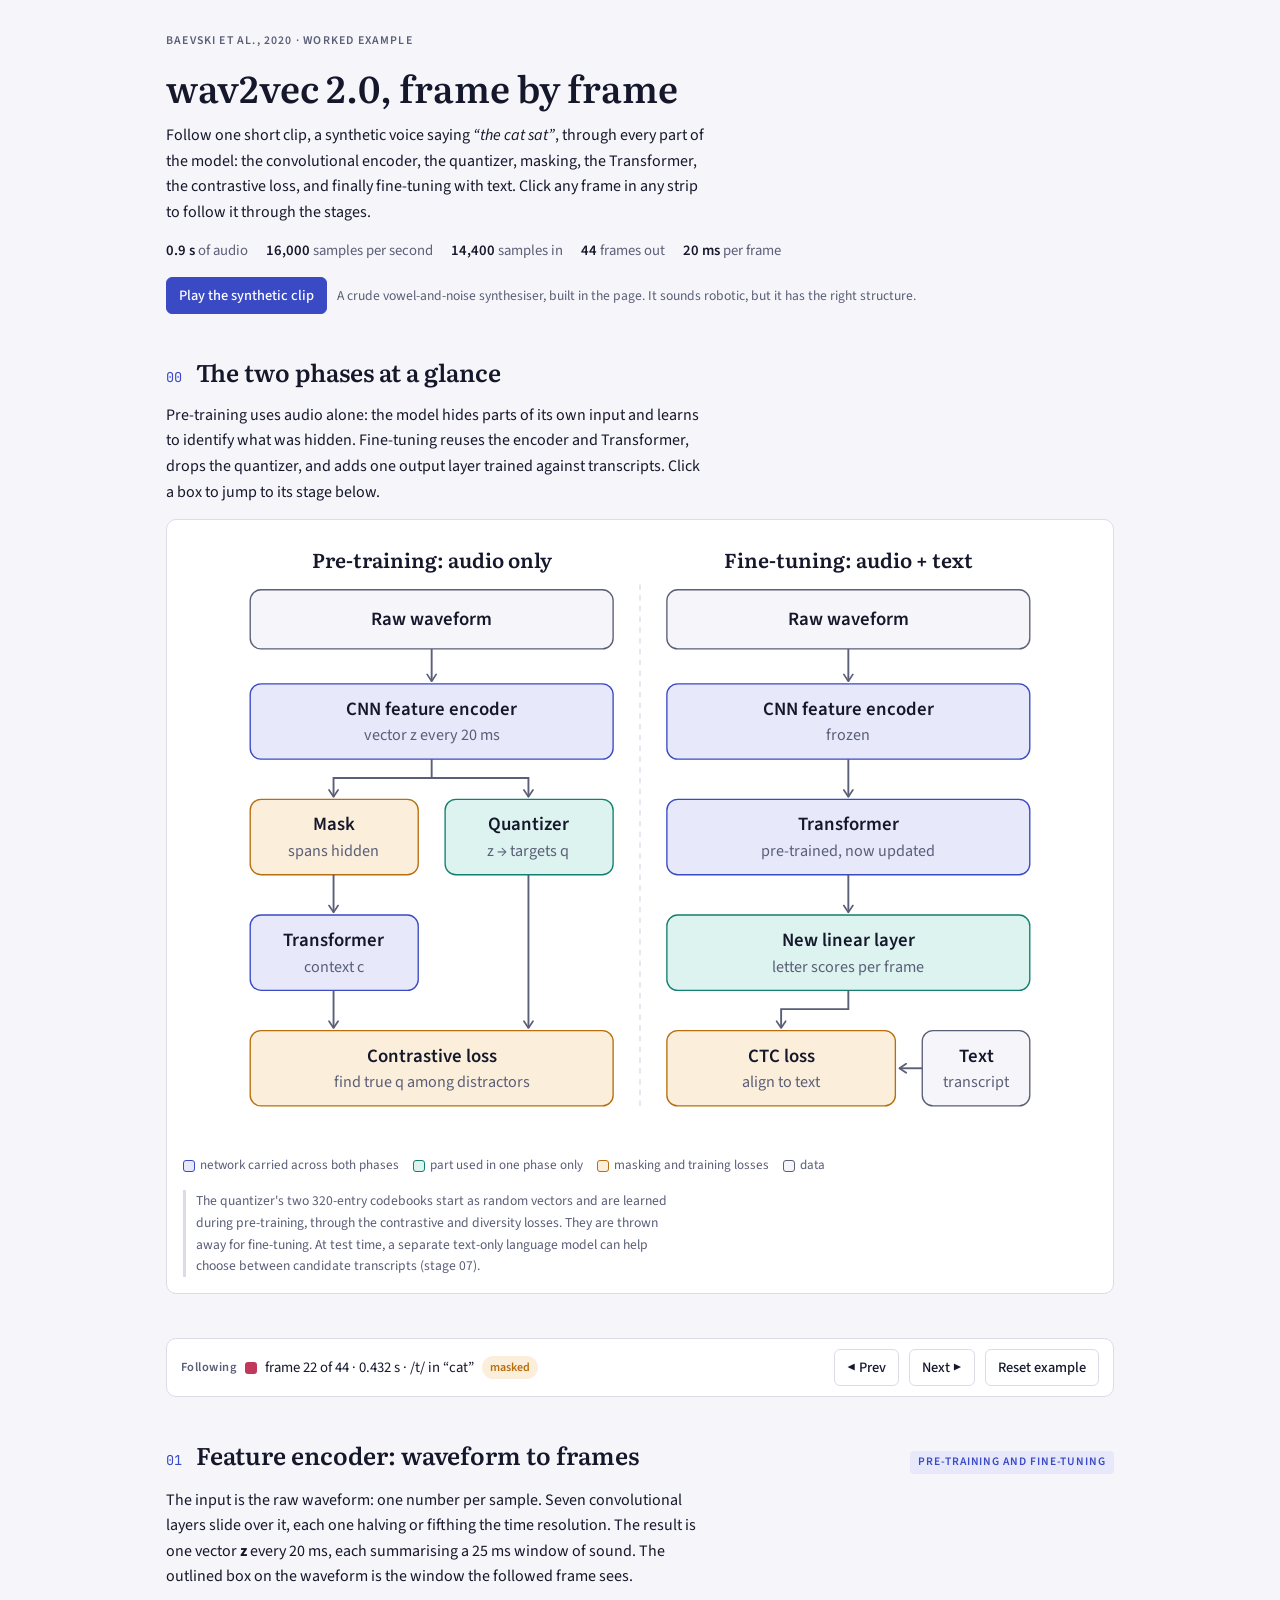
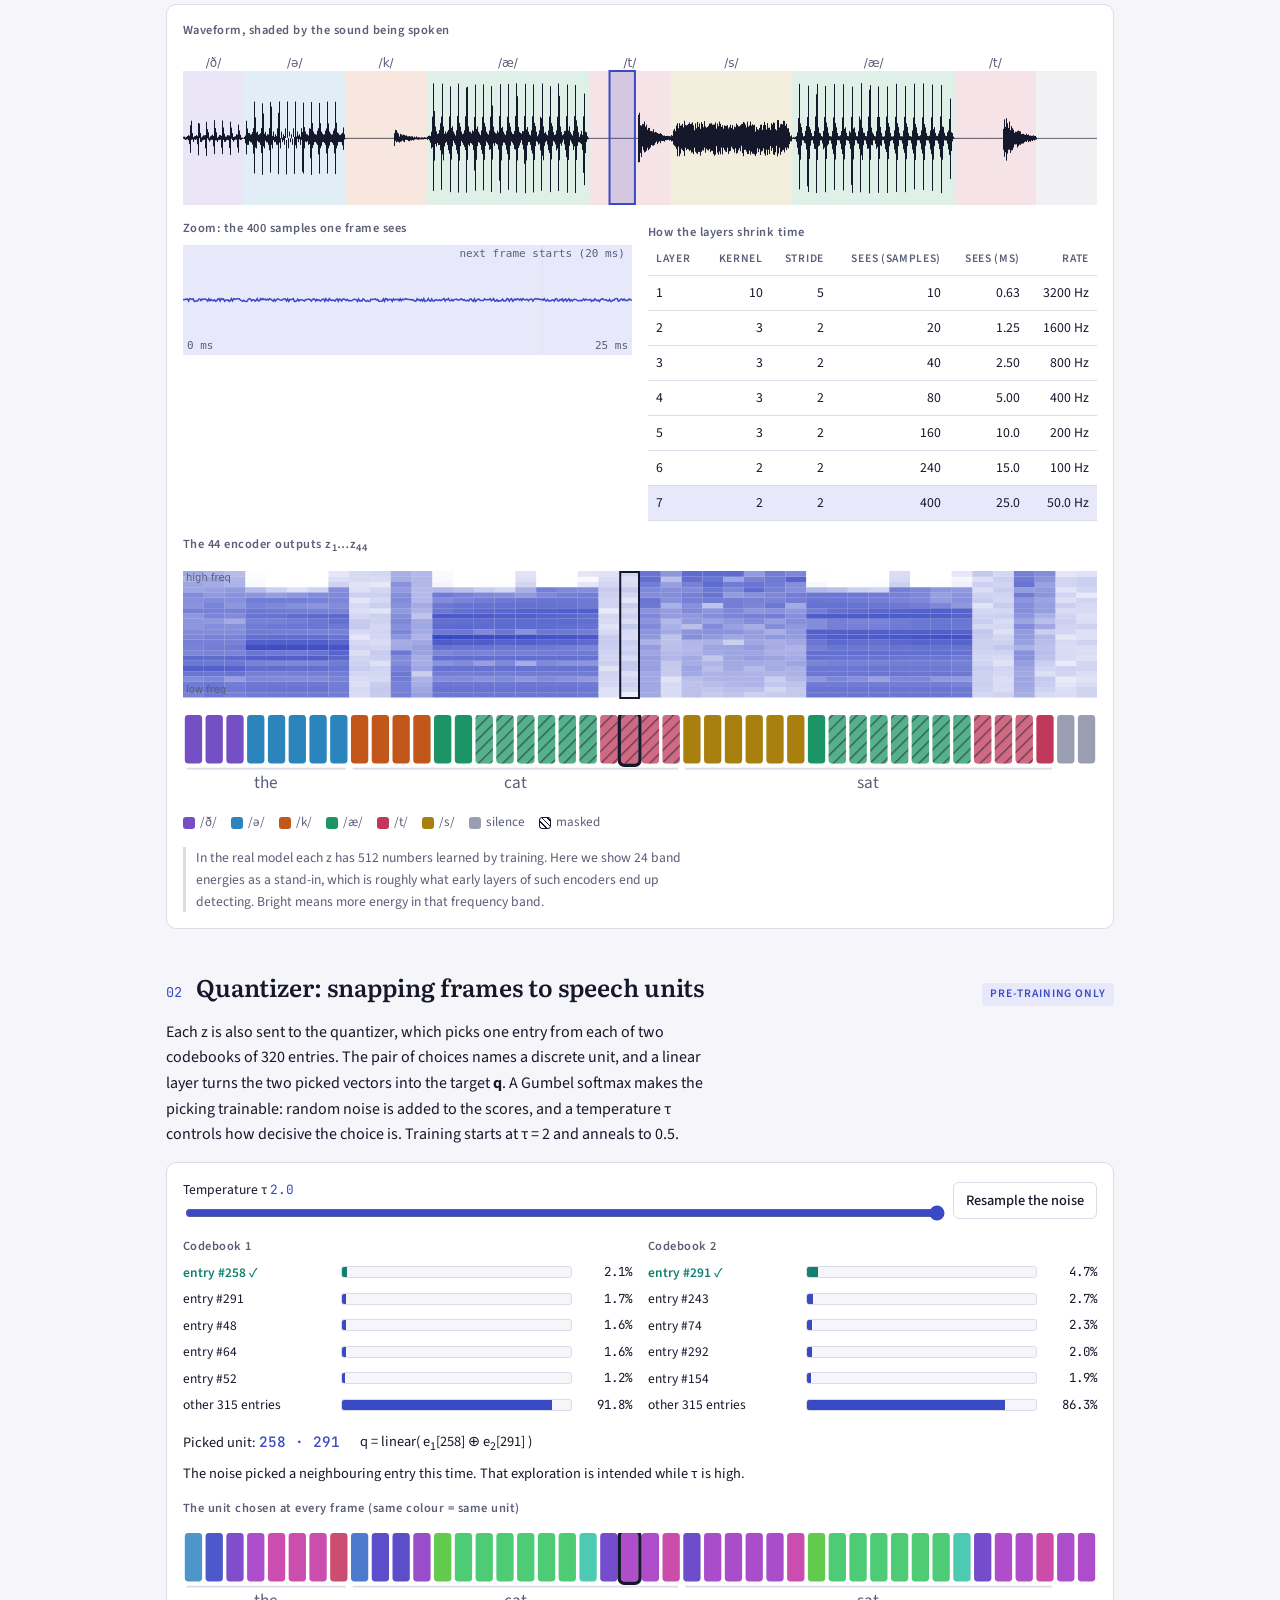
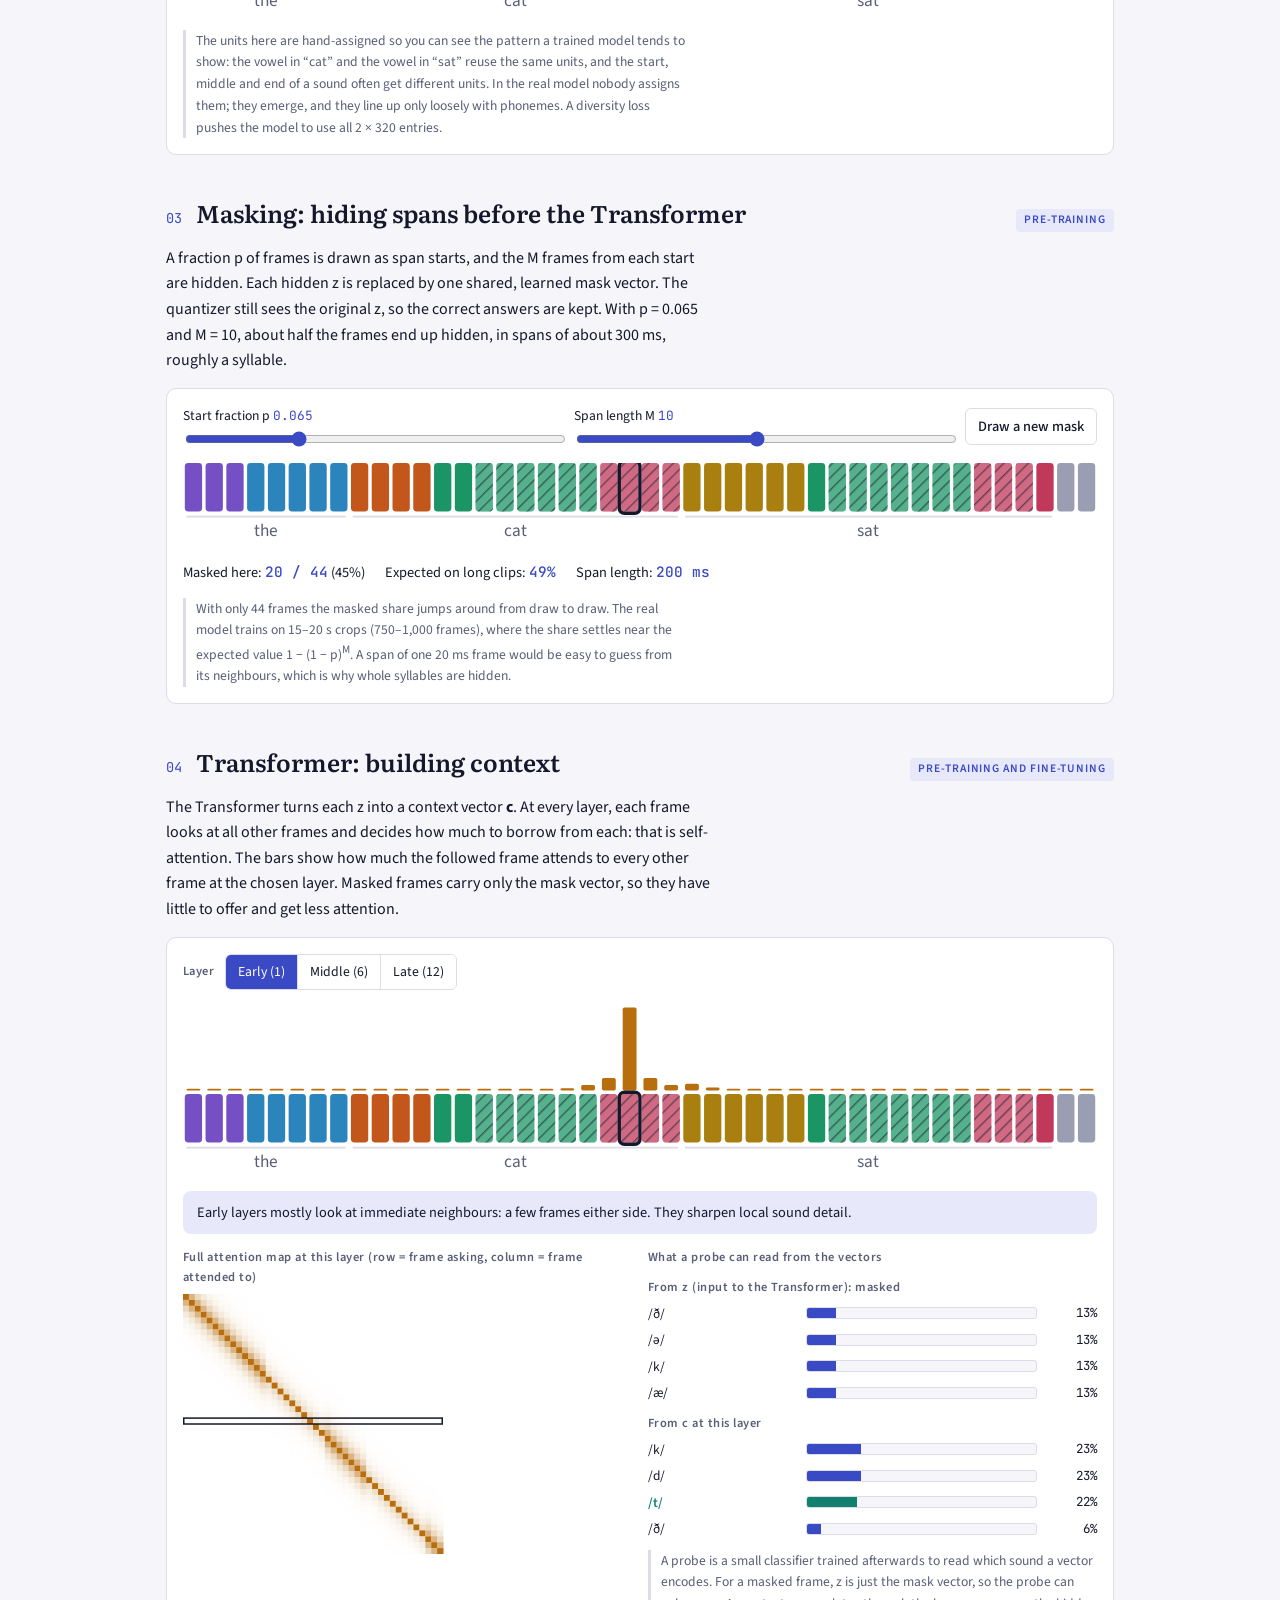
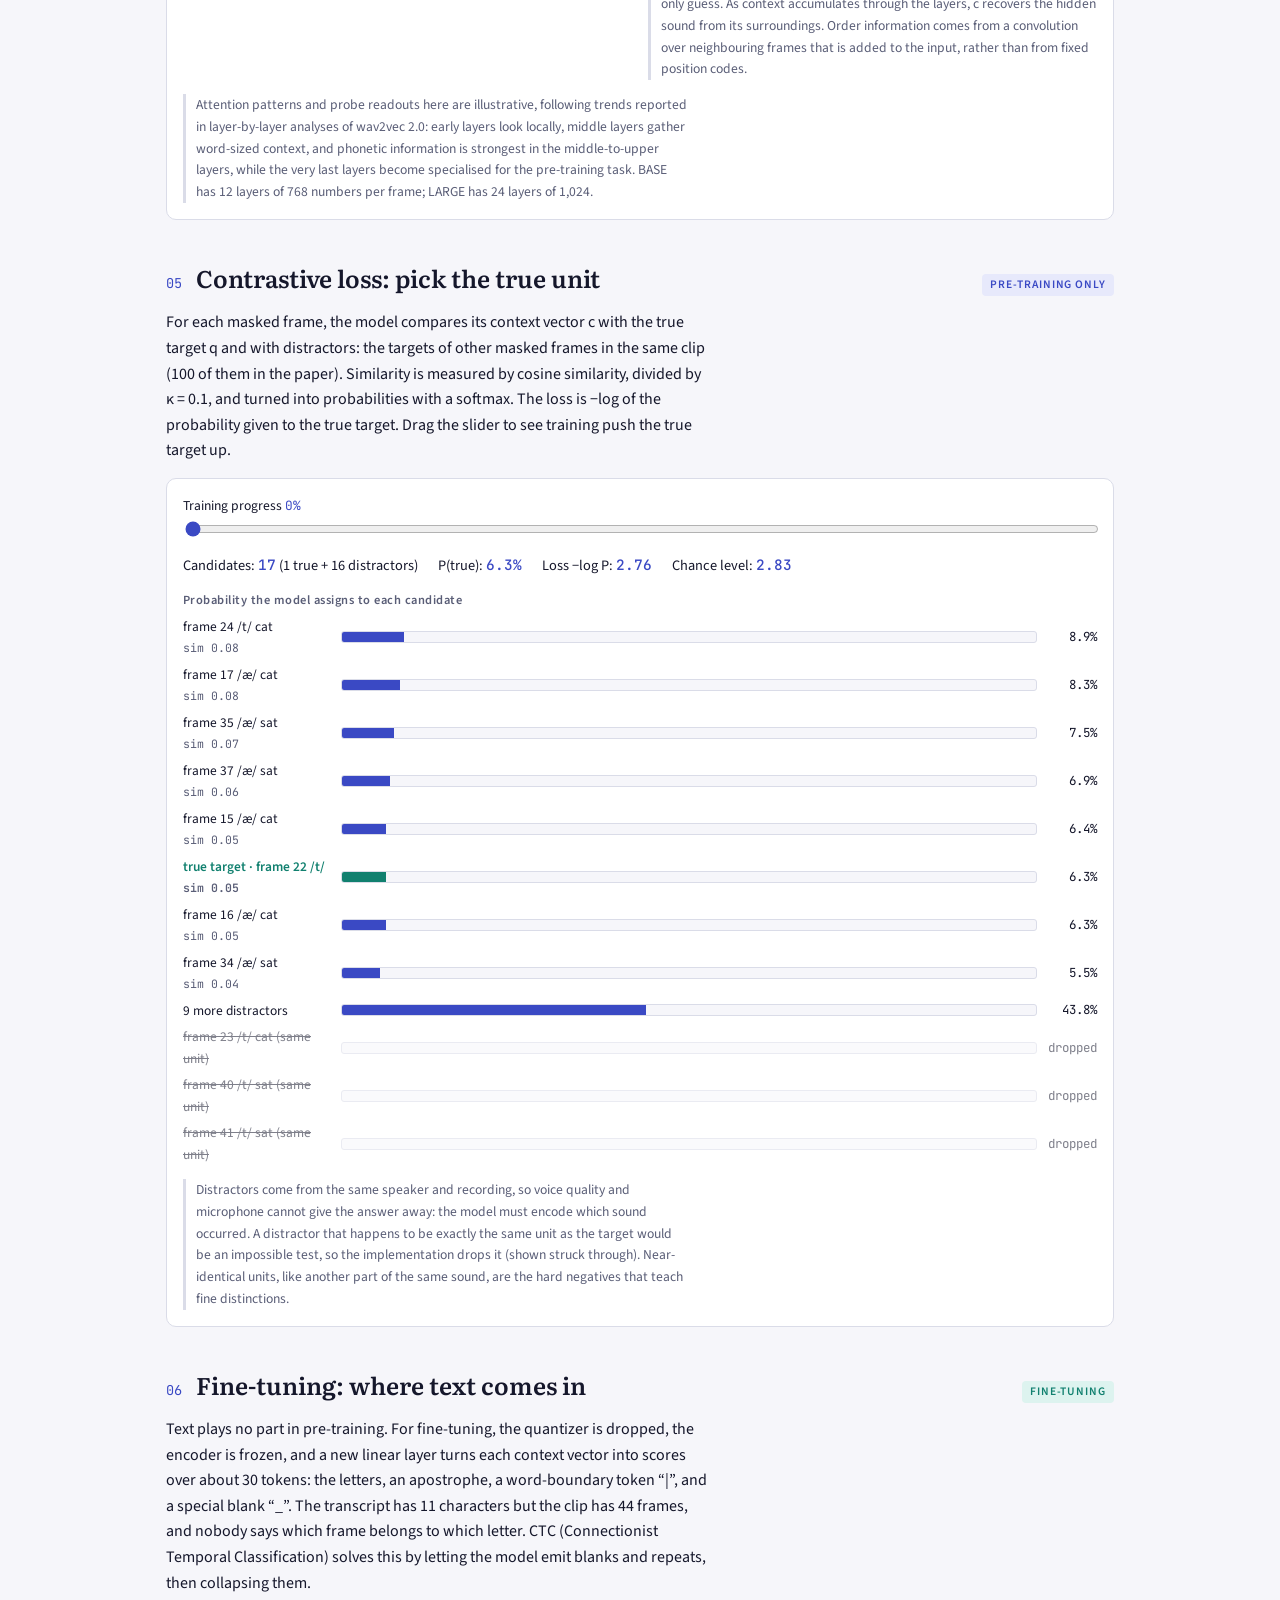
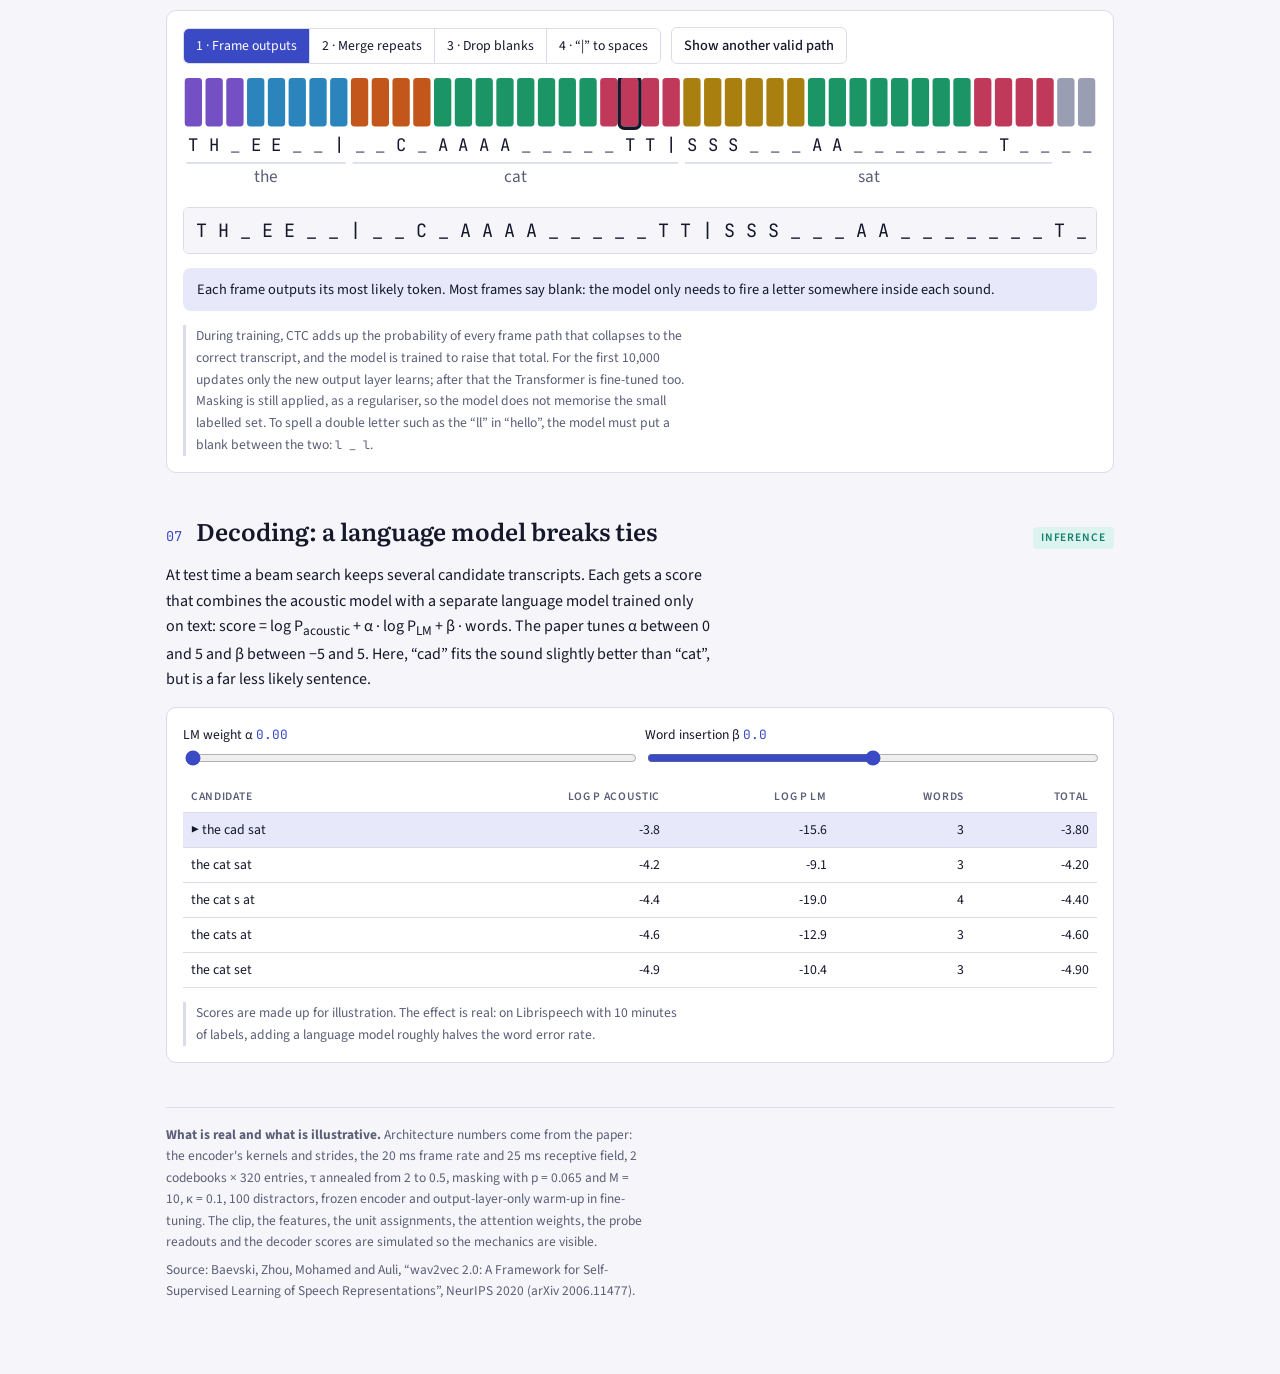
<file: site/content/aseth - wav2vec 2.0, Frame by Frame.html>
<!doctype html><html><head><meta charset=utf8><meta name=viewport content="width=device-width,initial-scale=1,viewport-fit=cover"><style>:root{color-scheme:light;box-sizing:border-box;padding-top:env(safe-area-inset-top,0px);padding-bottom:env(safe-area-inset-bottom,0px)}html{scroll-padding-top:env(safe-area-inset-top,0px)}body{margin:0;padding:0;font:14px -apple-system,BlinkMacSystemFont,sans-serif;background:#fff;color:#000}img{max-width:100%}[hidden]:not([hidden=until-found i]){display:none!important}</style></head><body>
<title>wav2vec 2.0, Frame by Frame</title>
<meta name="claude:viewport-fit-sides" content="cover">
<link rel="preconnect" href="https://fonts.googleapis.com">
<link rel="preconnect" href="https://fonts.gstatic.com" crossorigin>
<link rel="stylesheet" href="https://fonts.googleapis.com/css2?family=Literata:opsz,wght@7..72,500;7..72,600&family=Source+Sans+3:wght@400;500;600&family=JetBrains+Mono:wght@400;500&display=swap">
<style>
/* Layout: one running example ("the cat sat") followed down a single column of stages; a sticky bar tracks the frame being followed. */
:root{
  --bg:#F6F6FA; --surface:#FFFFFF; --ink:#15172B; --muted:#5A5E77; --line:#DADCE8;
  --accent:#3A49C4; --accent-soft:#E7E9FB; --amber:#B86E0C; --amber-soft:#FBEFDC; --teal:#11806F; --teal-soft:#DDF3EF;
  --ph-dh:#7550C4; --ph-schwa:#2B84BC; --ph-k:#C2561B; --ph-ae:#1C9566; --ph-t:#C0385A; --ph-s:#A98010; --ph-d:#8C3F9C; --ph-sil:#9A9EB3;
  --f-display:"Literata", Georgia, "Times New Roman", serif;
  --f-body:"Source Sans 3", system-ui, -apple-system, "Segoe UI", sans-serif;
  --f-mono:"JetBrains Mono", ui-monospace, "SFMono-Regular", Menlo, monospace;
}
@media (prefers-color-scheme: dark){ :root:not([data-theme="light"]){
  --bg:#0F1020; --surface:#171933; --ink:#E6E7F2; --muted:#A0A4C0; --line:#2C2F50;
  --accent:#8F9AFF; --accent-soft:#232750; --amber:#F0A845; --amber-soft:#3A2A14; --teal:#4CC7B6; --teal-soft:#13302C;
  --ph-dh:#A88BF0; --ph-schwa:#6CB8E8; --ph-k:#F08A55; --ph-ae:#56CF9A; --ph-t:#F0738F; --ph-s:#E2BE4A; --ph-d:#C98AD8; --ph-sil:#6E7290; color-scheme:dark }}
:root[data-theme="dark"]{
  --bg:#0F1020; --surface:#171933; --ink:#E6E7F2; --muted:#A0A4C0; --line:#2C2F50;
  --accent:#8F9AFF; --accent-soft:#232750; --amber:#F0A845; --amber-soft:#3A2A14; --teal:#4CC7B6; --teal-soft:#13302C;
  --ph-dh:#A88BF0; --ph-schwa:#6CB8E8; --ph-k:#F08A55; --ph-ae:#56CF9A; --ph-t:#F0738F; --ph-s:#E2BE4A; --ph-d:#C98AD8; --ph-sil:#6E7290; color-scheme:dark }

*{box-sizing:border-box}
body{background:var(--bg);color:var(--ink);font-family:var(--f-body);font-size:16px;line-height:1.6}
body::before{content:"";position:fixed;inset:0 0 auto;height:env(safe-area-inset-top,0px);z-index:10;background:var(--surface)}
.wrap{max-width:980px;margin:0 auto;padding-block:32px 72px;padding-left:max(16px, env(safe-area-inset-left, 0px));padding-right:max(16px, env(safe-area-inset-right, 0px));display:flex;flex-direction:column;gap:44px}
h1,h2,h3{font-family:var(--f-display);font-weight:600;text-wrap:balance;margin:0;line-height:1.2}
h1{font-size:2.3rem}
h2{font-size:1.5rem}
h3{font-size:1.05rem}
p{margin:0;max-width:68ch}
.muted{color:var(--muted)}
.eyebrow{font-size:.74rem;letter-spacing:.1em;text-transform:uppercase;font-weight:600;color:var(--muted)}
code,.mono{font-family:var(--f-mono);font-size:.86em}

.hero{display:flex;flex-direction:column;gap:14px}
.facts{display:flex;flex-wrap:wrap;gap:8px 18px;font-size:.92rem;color:var(--muted)}
.facts b{color:var(--ink);font-weight:600;font-variant-numeric:tabular-nums}
.btn{font:inherit;font-size:.9rem;font-weight:500;border:1px solid var(--line);background:var(--surface);color:var(--ink);padding:6px 12px;border-radius:6px;cursor:pointer}
.btn:hover{border-color:var(--accent)}
.btn:focus-visible,.seg button:focus-visible,input:focus-visible,.cell:focus-visible{outline:2px solid var(--accent);outline-offset:2px}
.btn.primary{background:var(--accent);border-color:var(--accent);color:var(--surface)}
.row{display:flex;flex-wrap:wrap;gap:10px;align-items:center}

.followbar{position:sticky;top:env(safe-area-inset-top,0px);z-index:5;background:var(--surface);border:1px solid var(--line);border-radius:10px;padding:10px 14px;display:flex;flex-wrap:wrap;gap:10px 16px;align-items:center;font-size:.92rem}
.followbar .who{display:flex;align-items:center;gap:8px;min-width:0;flex:1 1 260px}
.swatch{width:12px;height:12px;border-radius:3px;flex:none}
.pill{font-size:.75rem;font-weight:600;padding:2px 8px;border-radius:999px;white-space:nowrap}
.pill.masked{background:var(--amber-soft);color:var(--amber)}
.pill.open{background:var(--teal-soft);color:var(--teal)}

.stage{display:flex;flex-direction:column;gap:14px}
.stage-head{display:flex;gap:14px;align-items:baseline}
.step{font-family:var(--f-mono);font-size:.85rem;color:var(--accent);flex:none}
.phase{font-size:.72rem;font-weight:600;letter-spacing:.08em;text-transform:uppercase;padding:2px 8px;border-radius:4px;background:var(--accent-soft);color:var(--accent);margin-left:auto;white-space:nowrap}
.phase.ft{background:var(--teal-soft);color:var(--teal)}
.panel{background:var(--surface);border:1px solid var(--line);border-radius:10px;padding:16px;display:flex;flex-direction:column;gap:14px;min-width:0}
.scroll{overflow-x:auto}
.strip{display:block;width:100%;min-width:520px;height:auto}
.cell{cursor:pointer}
canvas{display:block;width:100%}
.two{display:grid;grid-template-columns:repeat(auto-fit,minmax(260px,1fr));gap:16px}
.two > *{min-width:0}
.label{font-size:.78rem;font-weight:600;color:var(--muted);letter-spacing:.04em}
.note{font-size:.85rem;color:var(--muted);border-left:3px solid var(--line);padding-left:10px;max-width:72ch}
.callout{font-size:.9rem;background:var(--accent-soft);border-radius:8px;padding:10px 14px;max-width:none}

table{border-collapse:collapse;width:100%;font-size:.86rem;font-variant-numeric:tabular-nums}
th,td{padding:6px 8px;border-bottom:1px solid var(--line);text-align:right;white-space:nowrap}
th:first-child,td:first-child{text-align:left}
thead th{font-size:.72rem;letter-spacing:.06em;text-transform:uppercase;color:var(--muted);font-weight:600}
tr.hl td{background:var(--accent-soft)}

.bars{display:flex;flex-direction:column;gap:5px;font-size:.84rem}
.bar{display:grid;grid-template-columns:minmax(90px,150px) 1fr 52px;gap:8px;align-items:center}
.bar .track{height:12px;background:var(--bg);border-radius:3px;overflow:hidden;border:1px solid var(--line)}
.bar .fill{height:100%;background:var(--accent)}
.bar .val{font-family:var(--f-mono);font-size:.78rem;text-align:right;font-variant-numeric:tabular-nums}
.bar.true .fill{background:var(--teal)}
.bar.true .name{font-weight:600;color:var(--teal)}
.bar.drop{opacity:.55}
.bar.drop .name{text-decoration:line-through}

.seg{display:inline-flex;border:1px solid var(--line);border-radius:6px;overflow:hidden}
.seg button{font:inherit;font-size:.86rem;border:0;background:var(--surface);color:var(--ink);padding:6px 12px;cursor:pointer;border-right:1px solid var(--line)}
.seg button:last-child{border-right:0}
.seg button[aria-pressed="true"]{background:var(--accent);color:var(--surface)}
.ctl{display:flex;flex-direction:column;gap:2px;font-size:.85rem;min-width:170px}
.ctl output{font-family:var(--f-mono);font-size:.8rem;color:var(--accent)}
input[type=range]{accent-color:var(--accent);width:100%}

.stat{display:flex;flex-wrap:wrap;gap:6px 20px;font-size:.9rem}
.stat b{font-family:var(--f-mono);font-weight:500;color:var(--accent)}
.result{font-family:var(--f-mono);font-size:1.15rem;padding:8px 12px;background:var(--bg);border-radius:6px;border:1px solid var(--line);overflow-x:auto;white-space:pre}
.legend{display:flex;flex-wrap:wrap;gap:6px 14px;font-size:.82rem;color:var(--muted)}
.legend span{display:inline-flex;align-items:center;gap:5px}
.flow-svg{display:block;width:100%;min-width:560px;height:auto}
.flow-svg a{cursor:pointer}
.flow-svg a:hover rect,.flow-svg a:focus-visible rect{stroke-width:2}
.flow-svg a:focus-visible{outline:none}
.fc-net rect{fill:var(--accent-soft);stroke:var(--accent)}
.fc-new rect{fill:var(--teal-soft);stroke:var(--teal)}
.fc-loss rect{fill:var(--amber-soft);stroke:var(--amber)}
.fc-data rect{fill:var(--bg);stroke:var(--muted)}
.flow-svg rect{stroke-width:1}
.fc-t{font-family:var(--f-body);font-size:14px;font-weight:600;fill:var(--ink)}
.fc-s{font-family:var(--f-body);font-size:12px;fill:var(--muted)}
.fc-h{font-family:var(--f-display);font-size:15px;font-weight:600;fill:var(--ink)}
.fc-arr{stroke:var(--muted);stroke-width:1.4;fill:none}
.fc-div{stroke:var(--line);stroke-dasharray:4 4}
.foot{font-size:.84rem;color:var(--muted);display:flex;flex-direction:column;gap:6px;border-top:1px solid var(--line);padding-top:16px}
@media (max-width:600px){ h1{font-size:1.8rem} .phase{margin-left:0} .stage-head{flex-wrap:wrap} }
</style>

<div class="wrap">
  <header class="hero">
    <span class="eyebrow">Baevski et al., 2020 · worked example</span>
    <h1>wav2vec 2.0, frame by frame</h1>
    <p>Follow one short clip, a synthetic voice saying <em>“the cat sat”</em>, through every part of the model: the convolutional encoder, the quantizer, masking, the Transformer, the contrastive loss, and finally fine-tuning with text. Click any frame in any strip to follow it through the stages.</p>
    <div class="facts">
      <span><b>0.9 s</b> of audio</span><span><b>16,000</b> samples per second</span><span><b>14,400</b> samples in</span><span><b>44</b> frames out</span><span><b>20 ms</b> per frame</span>
    </div>
    <div class="row"><button class="btn primary" id="play" type="button">Play the synthetic clip</button><span class="muted" style="font-size:.85rem">A crude vowel-and-noise synthesiser, built in the page. It sounds robotic, but it has the right structure.</span></div>
  </header>

  <section class="stage" id="s-overview">
    <div class="stage-head"><span class="step">00</span><h2>The two phases at a glance</h2></div>
    <p>Pre-training uses audio alone: the model hides parts of its own input and learns to identify what was hidden. Fine-tuning reuses the encoder and Transformer, drops the quantizer, and adds one output layer trained against transcripts. Click a box to jump to its stage below.</p>
    <div class="panel">
      <div class="scroll">
        <svg class="flow-svg" viewBox="0 0 680 450" role="img" aria-labelledby="fc-title fc-desc">
          <title id="fc-title">wav2vec 2.0 pre-training and fine-tuning</title>
          <desc id="fc-desc">Left: pre-training on audio only. The CNN encodes the waveform into frames; spans are masked before the Transformer; a quantizer turns unmasked frames into targets; a contrastive loss matches each masked frame's context vector to its true target. Right: fine-tuning. The frozen encoder and the pre-trained Transformer feed a new linear layer whose per-frame letter scores are trained against the transcript with a CTC loss.</desc>
          <defs><marker id="fc-arrow" viewBox="0 0 10 10" refX="8" refY="5" markerWidth="6" markerHeight="6" orient="auto-start-reverse"><path d="M2 1L8 5L2 9" fill="none" stroke="context-stroke" stroke-width="1.5" stroke-linecap="round" stroke-linejoin="round"/></marker></defs>
          <text class="fc-h" x="185" y="24" text-anchor="middle">Pre-training: audio only</text>
          <text class="fc-h" x="495" y="24" text-anchor="middle">Fine-tuning: audio + text</text>
          <line class="fc-div" x1="340" y1="36" x2="340" y2="428"/>

          <a href="#s-enc" class="fc-data"><rect x="50" y="40" width="270" height="44" rx="8"/><text class="fc-t" x="185" y="62" text-anchor="middle" dominant-baseline="central">Raw waveform</text></a>
          <a href="#s-enc" class="fc-net"><rect x="50" y="110" width="270" height="56" rx="8"/><text class="fc-t" x="185" y="129" text-anchor="middle" dominant-baseline="central">CNN feature encoder</text><text class="fc-s" x="185" y="148" text-anchor="middle" dominant-baseline="central">vector z every 20 ms</text></a>
          <a href="#s-mask" class="fc-loss"><rect x="50" y="196" width="125" height="56" rx="8"/><text class="fc-t" x="112" y="215" text-anchor="middle" dominant-baseline="central">Mask</text><text class="fc-s" x="112" y="234" text-anchor="middle" dominant-baseline="central">spans hidden</text></a>
          <a href="#s-quant" class="fc-new"><rect x="195" y="196" width="125" height="56" rx="8"/><text class="fc-t" x="257" y="215" text-anchor="middle" dominant-baseline="central">Quantizer</text><text class="fc-s" x="257" y="234" text-anchor="middle" dominant-baseline="central">z → targets q</text></a>
          <a href="#s-ctx" class="fc-net"><rect x="50" y="282" width="125" height="56" rx="8"/><text class="fc-t" x="112" y="301" text-anchor="middle" dominant-baseline="central">Transformer</text><text class="fc-s" x="112" y="320" text-anchor="middle" dominant-baseline="central">context c</text></a>
          <a href="#s-con" class="fc-loss"><rect x="50" y="368" width="270" height="56" rx="8"/><text class="fc-t" x="185" y="387" text-anchor="middle" dominant-baseline="central">Contrastive loss</text><text class="fc-s" x="185" y="406" text-anchor="middle" dominant-baseline="central">find true q among distractors</text></a>
          <line class="fc-arr" x1="185" y1="84" x2="185" y2="108" marker-end="url(#fc-arrow)"/>
          <path class="fc-arr" d="M185 166 L185 180 L112 180 L112 194" marker-end="url(#fc-arrow)"/>
          <path class="fc-arr" d="M185 180 L257 180 L257 194" marker-end="url(#fc-arrow)"/>
          <line class="fc-arr" x1="112" y1="252" x2="112" y2="280" marker-end="url(#fc-arrow)"/>
          <line class="fc-arr" x1="112" y1="338" x2="112" y2="366" marker-end="url(#fc-arrow)"/>
          <line class="fc-arr" x1="257" y1="252" x2="257" y2="366" marker-end="url(#fc-arrow)"/>

          <a href="#s-enc" class="fc-data"><rect x="360" y="40" width="270" height="44" rx="8"/><text class="fc-t" x="495" y="62" text-anchor="middle" dominant-baseline="central">Raw waveform</text></a>
          <a href="#s-enc" class="fc-net"><rect x="360" y="110" width="270" height="56" rx="8"/><text class="fc-t" x="495" y="129" text-anchor="middle" dominant-baseline="central">CNN feature encoder</text><text class="fc-s" x="495" y="148" text-anchor="middle" dominant-baseline="central">frozen</text></a>
          <a href="#s-ctx" class="fc-net"><rect x="360" y="196" width="270" height="56" rx="8"/><text class="fc-t" x="495" y="215" text-anchor="middle" dominant-baseline="central">Transformer</text><text class="fc-s" x="495" y="234" text-anchor="middle" dominant-baseline="central">pre-trained, now updated</text></a>
          <a href="#s-ft" class="fc-new"><rect x="360" y="282" width="270" height="56" rx="8"/><text class="fc-t" x="495" y="301" text-anchor="middle" dominant-baseline="central">New linear layer</text><text class="fc-s" x="495" y="320" text-anchor="middle" dominant-baseline="central">letter scores per frame</text></a>
          <a href="#s-ft" class="fc-loss"><rect x="360" y="368" width="170" height="56" rx="8"/><text class="fc-t" x="445" y="387" text-anchor="middle" dominant-baseline="central">CTC loss</text><text class="fc-s" x="445" y="406" text-anchor="middle" dominant-baseline="central">align to text</text></a>
          <a href="#s-ft" class="fc-data"><rect x="550" y="368" width="80" height="56" rx="8"/><text class="fc-t" x="590" y="387" text-anchor="middle" dominant-baseline="central">Text</text><text class="fc-s" x="590" y="406" text-anchor="middle" dominant-baseline="central">transcript</text></a>
          <line class="fc-arr" x1="495" y1="84" x2="495" y2="108" marker-end="url(#fc-arrow)"/>
          <line class="fc-arr" x1="495" y1="166" x2="495" y2="194" marker-end="url(#fc-arrow)"/>
          <line class="fc-arr" x1="495" y1="252" x2="495" y2="280" marker-end="url(#fc-arrow)"/>
          <path class="fc-arr" d="M495 338 L495 352 L445 352 L445 366" marker-end="url(#fc-arrow)"/>
          <line class="fc-arr" x1="550" y1="396" x2="533" y2="396" marker-end="url(#fc-arrow)"/>
        </svg>
      </div>
      <div class="legend">
        <span><span class="swatch" style="background:var(--accent-soft);border:1px solid var(--accent)"></span>network carried across both phases</span>
        <span><span class="swatch" style="background:var(--teal-soft);border:1px solid var(--teal)"></span>part used in one phase only</span>
        <span><span class="swatch" style="background:var(--amber-soft);border:1px solid var(--amber)"></span>masking and training losses</span>
        <span><span class="swatch" style="background:var(--bg);border:1px solid var(--muted)"></span>data</span>
      </div>
      <p class="note">The quantizer's two 320-entry codebooks start as random vectors and are learned during pre-training, through the contrastive and diversity losses. They are thrown away for fine-tuning. At test time, a separate text-only language model can help choose between candidate transcripts (stage 07).</p>
    </div>
  </section>

  <div class="followbar" aria-live="polite">
    <div class="who"><span class="label">Following</span><span class="swatch" id="fb-sw"></span><span id="fb-text"></span><span class="pill" id="fb-pill"></span></div>
    <div class="row"><button class="btn" id="prev" type="button" aria-label="Previous frame">◀ Prev</button><button class="btn" id="next" type="button" aria-label="Next frame">Next ▶</button><button class="btn" id="reset" type="button">Reset example</button></div>
  </div>

  <!-- 1 waveform + encoder -->
  <section class="stage" id="s-enc">
    <div class="stage-head"><span class="step">01</span><h2>Feature encoder: waveform to frames</h2><span class="phase">Pre-training and fine-tuning</span></div>
    <p>The input is the raw waveform: one number per sample. Seven convolutional layers slide over it, each one halving or fifthing the time resolution. The result is one vector <b>z</b> every 20 ms, each summarising a 25 ms window of sound. The outlined box on the waveform is the window the followed frame sees.</p>
    <div class="panel">
      <span class="label">Waveform, shaded by the sound being spoken</span>
      <canvas id="wave" height="150" aria-label="Waveform of the clip with phoneme segments and the followed frame's 25 ms window"></canvas>
      <div class="two">
        <div style="display:flex;flex-direction:column;gap:6px">
          <span class="label">Zoom: the 400 samples one frame sees</span>
          <canvas id="zoom" height="110" aria-label="The 25 millisecond window of the followed frame"></canvas>
        </div>
        <div class="scroll">
          <span class="label">How the layers shrink time</span>
          <table id="ladder"><thead><tr><th>Layer</th><th>Kernel</th><th>Stride</th><th>Sees (samples)</th><th>Sees (ms)</th><th>Rate</th></tr></thead><tbody></tbody></table>
        </div>
      </div>
      <span class="label">The 44 encoder outputs z<sub>1</sub>…z<sub>44</sub></span>
      <div class="scroll"><canvas id="heat" height="130" style="min-width:520px" aria-label="Heatmap of encoder outputs over time"></canvas></div>
      <div class="scroll"><svg class="strip" id="strip-enc" role="img" aria-label="Frames coloured by sound; click to follow a frame"></svg></div>
      <div class="legend" id="legend"></div>
      <p class="note">In the real model each z has 512 numbers learned by training. Here we show 24 band energies as a stand-in, which is roughly what early layers of such encoders end up detecting. Bright means more energy in that frequency band.</p>
    </div>
  </section>

  <!-- 2 quantizer -->
  <section class="stage" id="s-quant">
    <div class="stage-head"><span class="step">02</span><h2>Quantizer: snapping frames to speech units</h2><span class="phase">Pre-training only</span></div>
    <p>Each z is also sent to the quantizer, which picks one entry from each of two codebooks of 320 entries. The pair of choices names a discrete unit, and a linear layer turns the two picked vectors into the target <b>q</b>. A Gumbel softmax makes the picking trainable: random noise is added to the scores, and a temperature τ controls how decisive the choice is. Training starts at τ = 2 and anneals to 0.5.</p>
    <div class="panel">
      <div class="row">
        <div class="ctl" style="flex:1 1 220px"><label for="tau">Temperature τ <output id="tau-out">2.0</output></label><input type="range" id="tau" min="0.5" max="2" step="0.05" value="2"></div>
        <button class="btn" id="resample" type="button">Resample the noise</button>
      </div>
      <div class="two">
        <div class="bars" id="cb1"></div>
        <div class="bars" id="cb2"></div>
      </div>
      <div class="stat" id="q-stat"></div>
      <span class="label">The unit chosen at every frame (same colour = same unit)</span>
      <div class="scroll"><svg class="strip" id="strip-unit" role="img" aria-label="Unit chosen at each frame"></svg></div>
      <p class="note">The units here are hand-assigned so you can see the pattern a trained model tends to show: the vowel in “cat” and the vowel in “sat” reuse the same units, and the start, middle and end of a sound often get different units. In the real model nobody assigns them; they emerge, and they line up only loosely with phonemes. A diversity loss pushes the model to use all 2 × 320 entries.</p>
    </div>
  </section>

  <!-- 3 masking -->
  <section class="stage" id="s-mask">
    <div class="stage-head"><span class="step">03</span><h2>Masking: hiding spans before the Transformer</h2><span class="phase">Pre-training</span></div>
    <p>A fraction p of frames is drawn as span starts, and the M frames from each start are hidden. Each hidden z is replaced by one shared, learned mask vector. The quantizer still sees the original z, so the correct answers are kept. With p = 0.065 and M = 10, about half the frames end up hidden, in spans of about 300 ms, roughly a syllable.</p>
    <div class="panel">
      <div class="row">
        <div class="ctl" style="flex:1 1 180px"><label for="p">Start fraction p <output id="p-out">0.065</output></label><input type="range" id="p" min="0.01" max="0.2" step="0.005" value="0.065"></div>
        <div class="ctl" style="flex:1 1 180px"><label for="M">Span length M <output id="M-out">10</output></label><input type="range" id="M" min="1" max="20" step="1" value="10"></div>
        <button class="btn" id="remask" type="button">Draw a new mask</button>
      </div>
      <div class="scroll"><svg class="strip" id="strip-mask" role="img" aria-label="Frames with masked spans hatched"></svg></div>
      <div class="stat" id="mask-stat"></div>
      <p class="note">With only 44 frames the masked share jumps around from draw to draw. The real model trains on 15–20 s crops (750–1,000 frames), where the share settles near the expected value 1 − (1 − p)<sup>M</sup>. A span of one 20 ms frame would be easy to guess from its neighbours, which is why whole syllables are hidden.</p>
    </div>
  </section>

  <!-- 4 transformer -->
  <section class="stage" id="s-ctx">
    <div class="stage-head"><span class="step">04</span><h2>Transformer: building context</h2><span class="phase">Pre-training and fine-tuning</span></div>
    <p>The Transformer turns each z into a context vector <b>c</b>. At every layer, each frame looks at all other frames and decides how much to borrow from each: that is self-attention. The bars show how much the followed frame attends to every other frame at the chosen layer. Masked frames carry only the mask vector, so they have little to offer and get less attention.</p>
    <div class="panel">
      <div class="row"><span class="label">Layer</span>
        <div class="seg" role="group" aria-label="Transformer layer"><button type="button" data-layer="0" aria-pressed="true">Early (1)</button><button type="button" data-layer="1" aria-pressed="false">Middle (6)</button><button type="button" data-layer="2" aria-pressed="false">Late (12)</button></div>
      </div>
      <div class="scroll"><svg class="strip" id="strip-att" role="img" aria-label="Attention from the followed frame to every frame"></svg></div>
      <p id="att-desc" class="callout"></p>
      <div class="two">
        <div style="display:flex;flex-direction:column;gap:6px">
          <span class="label">Full attention map at this layer (row = frame asking, column = frame attended to)</span>
          <canvas id="attmap" height="260" aria-label="Attention matrix"></canvas>
        </div>
        <div style="display:flex;flex-direction:column;gap:10px">
          <span class="label">What a probe can read from the vectors</span>
          <div class="bars" id="probe-z"></div>
          <div class="bars" id="probe-c"></div>
          <p class="note">A probe is a small classifier trained afterwards to read which sound a vector encodes. For a masked frame, z is just the mask vector, so the probe can only guess. As context accumulates through the layers, c recovers the hidden sound from its surroundings. Order information comes from a convolution over neighbouring frames that is added to the input, rather than from fixed position codes.</p>
        </div>
      </div>
      <p class="note">Attention patterns and probe readouts here are illustrative, following trends reported in layer-by-layer analyses of wav2vec 2.0: early layers look locally, middle layers gather word-sized context, and phonetic information is strongest in the middle-to-upper layers, while the very last layers become specialised for the pre-training task. BASE has 12 layers of 768 numbers per frame; LARGE has 24 layers of 1,024.</p>
    </div>
  </section>

  <!-- 5 contrastive -->
  <section class="stage" id="s-con">
    <div class="stage-head"><span class="step">05</span><h2>Contrastive loss: pick the true unit</h2><span class="phase">Pre-training only</span></div>
    <p>For each masked frame, the model compares its context vector c with the true target q and with distractors: the targets of other masked frames in the same clip (100 of them in the paper). Similarity is measured by cosine similarity, divided by κ = 0.1, and turned into probabilities with a softmax. The loss is −log of the probability given to the true target. Drag the slider to see training push the true target up.</p>
    <div class="panel">
      <div class="ctl"><label for="prog">Training progress <output id="prog-out">0%</output></label><input type="range" id="prog" min="0" max="100" step="1" value="0"></div>
      <div class="stat" id="con-stat"></div>
      <div class="bars" id="con-bars"></div>
      <p class="note">Distractors come from the same speaker and recording, so voice quality and microphone cannot give the answer away: the model must encode which sound occurred. A distractor that happens to be exactly the same unit as the target would be an impossible test, so the implementation drops it (shown struck through). Near-identical units, like another part of the same sound, are the hard negatives that teach fine distinctions.</p>
    </div>
  </section>

  <!-- 6 fine-tuning CTC -->
  <section class="stage" id="s-ft">
    <div class="stage-head"><span class="step">06</span><h2>Fine-tuning: where text comes in</h2><span class="phase ft">Fine-tuning</span></div>
    <p>Text plays no part in pre-training. For fine-tuning, the quantizer is dropped, the encoder is frozen, and a new linear layer turns each context vector into scores over about 30 tokens: the letters, an apostrophe, a word-boundary token “|”, and a special blank “_”. The transcript has 11 characters but the clip has 44 frames, and nobody says which frame belongs to which letter. CTC (Connectionist Temporal Classification) solves this by letting the model emit blanks and repeats, then collapsing them.</p>
    <div class="panel">
      <div class="row">
        <div class="seg" role="group" aria-label="Collapse step" id="ctc-steps"><button type="button" data-step="0" aria-pressed="true">1 · Frame outputs</button><button type="button" data-step="1" aria-pressed="false">2 · Merge repeats</button><button type="button" data-step="2" aria-pressed="false">3 · Drop blanks</button><button type="button" data-step="3" aria-pressed="false">4 · “|” to spaces</button></div>
        <button class="btn" id="altpath" type="button">Show another valid path</button>
      </div>
      <div class="scroll"><svg class="strip" id="strip-ctc" role="img" aria-label="Most likely token at each frame"></svg></div>
      <div class="result" id="ctc-result"></div>
      <p class="callout" id="ctc-note"></p>
      <p class="note">During training, CTC adds up the probability of every frame path that collapses to the correct transcript, and the model is trained to raise that total. For the first 10,000 updates only the new output layer learns; after that the Transformer is fine-tuned too. Masking is still applied, as a regulariser, so the model does not memorise the small labelled set. To spell a double letter such as the “ll” in “hello”, the model must put a blank between the two: <code>l _ l</code>.</p>
    </div>
  </section>

  <!-- 7 decoding with LM -->
  <section class="stage" id="s-lm">
    <div class="stage-head"><span class="step">07</span><h2>Decoding: a language model breaks ties</h2><span class="phase ft">Inference</span></div>
    <p>At test time a beam search keeps several candidate transcripts. Each gets a score that combines the acoustic model with a separate language model trained only on text: score = log P<sub>acoustic</sub> + α · log P<sub>LM</sub> + β · words. The paper tunes α between 0 and 5 and β between −5 and 5. Here, “cad” fits the sound slightly better than “cat”, but is a far less likely sentence.</p>
    <div class="panel">
      <div class="row">
        <div class="ctl" style="flex:1 1 200px"><label for="alpha">LM weight α <output id="alpha-out">0.00</output></label><input type="range" id="alpha" min="0" max="2" step="0.05" value="0"></div>
        <div class="ctl" style="flex:1 1 200px"><label for="beta">Word insertion β <output id="beta-out">0.0</output></label><input type="range" id="beta" min="-1" max="1" step="0.1" value="0"></div>
      </div>
      <div class="scroll"><table id="lm-table"><thead><tr><th>Candidate</th><th>log P acoustic</th><th>log P LM</th><th>Words</th><th>Total</th></tr></thead><tbody></tbody></table></div>
      <p class="note">Scores are made up for illustration. The effect is real: on Librispeech with 10 minutes of labels, adding a language model roughly halves the word error rate.</p>
    </div>
  </section>

  <footer class="foot">
    <p><b>What is real and what is illustrative.</b> Architecture numbers come from the paper: the encoder's kernels and strides, the 20 ms frame rate and 25 ms receptive field, 2 codebooks × 320 entries, τ annealed from 2 to 0.5, masking with p = 0.065 and M = 10, κ = 0.1, 100 distractors, frozen encoder and output-layer-only warm-up in fine-tuning. The clip, the features, the unit assignments, the attention weights, the probe readouts and the decoder scores are simulated so the mechanics are visible.</p>
    <p>Source: Baevski, Zhou, Mohamed and Auli, “wav2vec 2.0: A Framework for Self-Supervised Learning of Speech Representations”, NeurIPS 2020 (arXiv 2006.11477).</p>
  </footer>
</div>

<script>
(function(){
  "use strict";
  // ---------- constants ----------
  var SR=16000, N=14400, HOP=320, WIN=400, F=Math.floor((N-WIN)/HOP)+1; // 44
  var SEG=[["dh",0,0.06,"the"],["schwa",0.06,0.16,"the"],["k",0.16,0.24,"cat"],["ae",0.24,0.40,"cat"],["t",0.40,0.48,"cat"],["s",0.48,0.60,"sat"],["ae",0.60,0.76,"sat"],["t",0.76,0.84,"sat"],["sil",0.84,0.90,""]];
  var PHON={dh:"ð",schwa:"ə",k:"k",ae:"æ",t:"t",s:"s",d:"d",sil:"silence"};
  var PHLIST=["dh","schwa","k","ae","t","s","d","sil"];
  var ALTS={t:["d","k"],k:["t","d"],ae:["schwa"],schwa:["ae"],s:["dh"],dh:["s","schwa"],d:["t"],sil:["k"]};
  function css(n){ return getComputedStyle(document.documentElement).getPropertyValue(n).trim(); }
  function phColor(p){ return "var(--ph-"+p+")"; }
  function rng(seed){ return function(){ seed|=0; seed=seed+0x6D2B79F5|0; var t=Math.imul(seed^seed>>>15,1|seed); t=t+Math.imul(t^t>>>7,61|t)^t; return ((t^t>>>14)>>>0)/4294967296; }; }

  // ---------- frames ----------
  function segAt(t){ for(var i=0;i<SEG.length;i++){ if(t>=SEG[i][1]&&t<SEG[i][2]) return i; } return SEG.length-1; }
  var frameSeg=[], frameT=[];
  for(var i=0;i<F;i++){ var tc=(i*HOP+WIN/2)/SR; frameT.push(tc); frameSeg.push(segAt(tc)); }
  function ph(i){ return SEG[frameSeg[i]][0]; }
  function word(i){ return SEG[frameSeg[i]][3]; }
  var segFrames=SEG.map(function(_,s){ var a=[]; for(var i=0;i<F;i++) if(frameSeg[i]===s) a.push(i); return a; });

  // ---------- synthesis ----------
  var x=new Float32Array(N), R=rng(7), phase=0, prevW=0, lp=0;
  function res(f,F0,bw){ var d=(f-F0)/bw; return 1/(1+d*d); }
  var VF={schwa:[500,1500],ae:[750,1750],dh:[300,1600]};
  for(var n=0;n<N;n++){
    var t=n/SR, s=segAt(t), seg=SEG[s], p=seg[0], t0=seg[1], t1=seg[2], dur=t1-t0, u=(t-t0)/dur;
    var f0=128-18*t/0.9; phase+=2*Math.PI*f0/SR;
    var w=R()*2-1, hp=w-prevW; prevW=w; lp=0.6*lp+0.4*w;
    var env=Math.min(1,(t-t0)/0.006,(t1-t)/0.006); env=Math.max(0,env);
    var v=0;
    if(VF[p]){ var fm=VF[p], acc=0, norm=0; for(var h=1;h*f0<4000;h++){ var g=res(h*f0,fm[0],90)+0.7*res(h*f0,fm[1],130)+0.12; acc+=g*Math.sin(h*phase); norm+=g; }
      v=acc/norm*(p==="ae"?0.9:p==="schwa"?0.65:0.3)*3; if(p==="dh") v+=0.06*w; v*=env; }
    else if(p==="s"){ v=0.32*hp*env; }
    else if(p==="k"||p==="t"){ var tb=t0+0.6*dur; v=t<tb?0.004*w:(p==="t"?0.55*hp:0.5*lp)*Math.exp(-(t-tb)/0.012); }
    else { v=0.003*w; }
    x[n]=v;
  }
  var mx=0; for(n=0;n<N;n++) mx=Math.max(mx,Math.abs(x[n])); for(n=0;n<N;n++) x[n]*=0.9/mx;

  // ---------- band features (stand-in for z) ----------
  var B=24, Z=[], zmin=1e9, zmax=-1e9;
  var bandF=[]; for(var b=0;b<B;b++) bandF.push(100*Math.pow(70,b/(B-1)));
  for(i=0;i<F;i++){ var col=[]; for(b=0;b<B;b++){ var re=0,im=0,om=2*Math.PI*bandF[b]/SR; for(var k=0;k<WIN;k++){ var hw=0.5-0.5*Math.cos(2*Math.PI*k/(WIN-1)), sv=x[i*HOP+k]*hw; re+=sv*Math.cos(om*k); im+=sv*Math.sin(om*k);} var val=Math.log(1e-4+Math.sqrt(re*re+im*im)); col.push(val); zmin=Math.min(zmin,val); zmax=Math.max(zmax,val);} Z.push(col); }

  // ---------- units ----------
  var B1={dh:17,schwa:88,k:250,ae:131,t:64,s:199,sil:3,d:52}, B2={dh:203,schwa:41,k:12,ae:77,t:290,s:158,sil:5,d:110};
  function unitOf(i){ var s=frameSeg[i], fr=segFrames[s], p=ph(i); var pos=(i===fr[0]?0:(i===fr[fr.length-1]?2:1)); if(p==="sil") pos=0; return [B1[p],B2[p]+pos]; }
  var UNITS=[]; for(i=0;i<F;i++) UNITS.push(unitOf(i));
  function ukey(u){ return u[0]+"·"+u[1]; }
  function unitColor(u){ var h=(u[0]*47+u[1]*29)%360; return "hsl("+h+" 55% 55%)"; }

  // ---------- state ----------
  var DEFAULT_MASK=function(){ var m=new Array(F).fill(false); [14,31].forEach(function(s){ for(var j=s;j<s+10&&j<F;j++) m[j]=true; }); return m; };
  var st={focus:21, mask:DEFAULT_MASK(), layer:0, tau:2, noiseSeed:1, prog:0, ctc:0, alt:0, alpha:0, beta:0};

  // ---------- strip renderer ----------
  var CW=12, CH=28;
  function strip(svg, opt){
    opt=opt||{}; var top=opt.bars?52:0, lab=opt.tokens?18:0, H=top+CH+16+lab, W=F*CW;
    var s='<defs><pattern id="h-'+svg.id+'" width="5" height="5" patternUnits="userSpaceOnUse" patternTransform="rotate(45)"><rect width="5" height="5" fill="var(--surface)" fill-opacity="0.25"/><line x1="0" y1="0" x2="0" y2="5" stroke="var(--ink)" stroke-width="1.6" stroke-opacity="0.55"/></pattern></defs>';
    // word labels
    var words=[["the",0,7],["cat",8,23],["sat",24,41]];
    for(var i=0;i<F;i++){
      var fill=opt.unit?unitColor(UNITS[i]):phColor(ph(i));
      var y=top;
      if(opt.bars){ var bh=Math.max(1,opt.bars[i]*48); s+='<rect x="'+(i*CW+2)+'" y="'+(top-bh-2)+'" width="'+(CW-4)+'" height="'+bh+'" fill="var(--amber)" rx="1"/>'; }
      s+='<g class="cell" data-i="'+i+'" tabindex="-1"><rect x="'+(i*CW+1)+'" y="'+y+'" width="'+(CW-2)+'" height="'+CH+'" rx="2" fill="'+fill+'"/>';
      if(opt.mask!==false && st.mask[i]) s+='<rect x="'+(i*CW+1)+'" y="'+y+'" width="'+(CW-2)+'" height="'+CH+'" rx="2" fill="url(#h-'+svg.id+')"/>';
      if(opt.tokens){ s+='<text x="'+(i*CW+CW/2)+'" y="'+(y+CH+14)+'" text-anchor="middle" font-family="var(--f-mono)" font-size="10" fill="'+(opt.tokens[i]==="_"?"var(--muted)":"var(--ink)")+'">'+opt.tokens[i]+'</text>'; }
      if(i===st.focus) s+='<rect x="'+(i*CW)+'" y="'+(y-1)+'" width="'+CW+'" height="'+(CH+2)+'" rx="3" fill="none" stroke="var(--ink)" stroke-width="2"/>';
      s+='</g>';
    }
    words.forEach(function(w){ var x0=w[1]*CW, x1=(w[2]+1)*CW, yy=top+CH+lab+12; s+='<line x1="'+(x0+2)+'" x2="'+(x1-2)+'" y1="'+(yy-9)+'" y2="'+(yy-9)+'" stroke="var(--line)"/><text x="'+((x0+x1)/2)+'" y="'+(yy+2)+'" text-anchor="middle" font-size="10" fill="var(--muted)" font-family="var(--f-body)">'+w[0]+'</text>'; });
    svg.setAttribute("viewBox","0 0 "+W+" "+(H+4));
    svg.innerHTML=s;
  }
  document.addEventListener("click",function(e){ var g=e.target.closest&&e.target.closest(".cell"); if(g&&g.closest("svg.strip")){ setFocus(+g.getAttribute("data-i")); } });

  // ---------- follow bar ----------
  function setFocus(i){ st.focus=Math.max(0,Math.min(F-1,i)); renderAll(); }
  function renderFollow(){
    var i=st.focus, p=ph(i);
    document.getElementById("fb-sw").style.background=phColor(p);
    document.getElementById("fb-text").textContent="frame "+(i+1)+" of "+F+" · "+frameT[i].toFixed(3)+" s · /"+PHON[p]+"/"+(word(i)?" in “"+word(i)+"”":"");
    var pill=document.getElementById("fb-pill"); pill.textContent=st.mask[i]?"masked":"visible"; pill.className="pill "+(st.mask[i]?"masked":"open");
  }
  document.getElementById("prev").onclick=function(){ setFocus(st.focus-1); };
  document.getElementById("next").onclick=function(){ setFocus(st.focus+1); };
  document.getElementById("reset").onclick=function(){ st.focus=21; st.mask=DEFAULT_MASK(); document.getElementById("p").value=0.065; document.getElementById("M").value=10; renderAll(); };

  // ---------- legend ----------
  document.getElementById("legend").innerHTML=["dh","schwa","k","ae","t","s","sil"].map(function(p){ return '<span><span class="swatch" style="background:'+phColor(p)+'"></span>'+(p==="sil"?"silence":"/"+PHON[p]+"/")+'</span>'; }).join("")+'<span><span class="swatch" style="background:var(--surface);border:1px solid var(--ink);background-image:repeating-linear-gradient(45deg,var(--ink) 0 1px,transparent 1px 4px)"></span>masked</span>';

  // ---------- 1. waveform, zoom, ladder, heatmap ----------
  function fitCanvas(c){ var r=c.getBoundingClientRect(), d=window.devicePixelRatio||1, h=+c.getAttribute("height"); c.width=Math.max(1,Math.round(r.width*d)); c.height=Math.round(h*d); c.style.height=h+"px"; var ctx=c.getContext("2d"); ctx.setTransform(d,0,0,d,0,0); return {ctx:ctx,w:r.width,h:h}; }
  function drawWave(){
    var o=fitCanvas(document.getElementById("wave")), ctx=o.ctx, W=o.w, H=o.h, mid=H/2+8;
    ctx.clearRect(0,0,W,H);
    SEG.forEach(function(sg){ var x0=sg[1]/0.9*W, x1=sg[2]/0.9*W; ctx.globalAlpha=0.14; ctx.fillStyle=css("--ph-"+sg[0]); ctx.fillRect(x0,16,x1-x0,H-16); ctx.globalAlpha=1; ctx.fillStyle=css("--muted"); ctx.font="12px "+css("--f-body"); ctx.textAlign="center"; ctx.fillText(sg[0]==="sil"?"":"/"+PHON[sg[0]]+"/",(x0+x1)/2,12); });
    ctx.strokeStyle=css("--ink"); ctx.lineWidth=1; ctx.beginPath();
    for(var px=0;px<W;px++){ var a=Math.floor(px/W*N), bnd=Math.floor((px+1)/W*N), lo=1, hi=-1; for(var n=a;n<bnd&&n<N;n++){ lo=Math.min(lo,x[n]); hi=Math.max(hi,x[n]); } if(hi<lo){lo=hi=0;} ctx.moveTo(px+0.5,mid-hi*(H/2-14)); ctx.lineTo(px+0.5,mid-lo*(H/2-14)+0.5); }
    ctx.stroke();
    var f=st.focus, x0=f*HOP/N*W, x1=(f*HOP+WIN)/N*W;
    ctx.fillStyle=css("--accent"); ctx.globalAlpha=0.18; ctx.fillRect(x0,16,x1-x0,H-16); ctx.globalAlpha=1;
    ctx.strokeStyle=css("--accent"); ctx.lineWidth=2; ctx.strokeRect(x0,16,Math.max(2,x1-x0),H-17);
  }
  function drawZoom(){
    var o=fitCanvas(document.getElementById("zoom")), ctx=o.ctx, W=o.w, H=o.h, a=st.focus*HOP;
    ctx.clearRect(0,0,W,H); ctx.fillStyle=css("--accent-soft"); ctx.fillRect(0,0,W,H);
    ctx.strokeStyle=css("--line"); ctx.beginPath(); ctx.moveTo(0,H/2); ctx.lineTo(W,H/2); ctx.stroke();
    var hopX=HOP/WIN*W; ctx.setLineDash([4,4]); ctx.beginPath(); ctx.moveTo(hopX,0); ctx.lineTo(hopX,H); ctx.stroke(); ctx.setLineDash([]);
    ctx.fillStyle=css("--muted"); ctx.font="11px "+css("--f-mono"); ctx.textAlign="left"; ctx.fillText("0 ms",4,H-6); ctx.textAlign="right"; ctx.fillText("25 ms",W-4,H-6); ctx.textAlign="center"; ctx.fillText("next frame starts (20 ms)",hopX,12);
    var loc=0; for(var k=0;k<WIN;k++) loc=Math.max(loc,Math.abs(x[a+k])); loc=Math.max(loc,0.05);
    ctx.strokeStyle=css("--accent"); ctx.lineWidth=1.5; ctx.beginPath();
    for(k=0;k<WIN;k++){ var px=k/(WIN-1)*W, py=H/2-x[a+k]/loc*(H/2-16); if(k===0) ctx.moveTo(px,py); else ctx.lineTo(px,py); }
    ctx.stroke();
  }
  (function ladder(){
    var K=[10,3,3,3,3,2,2], S=[5,2,2,2,2,2,2], rf=1, j=1, rows="";
    for(var l=0;l<7;l++){ rf+= (K[l]-1)*j; j*=S[l]; rows+='<tr'+(l===6?' class="hl"':'')+'><td>'+(l+1)+'</td><td>'+K[l]+'</td><td>'+S[l]+'</td><td>'+rf+'</td><td>'+(rf/16).toFixed(rf<160?2:1)+'</td><td>'+(SR/j).toFixed(SR/j<100?1:0)+' Hz</td></tr>'; }
    document.querySelector("#ladder tbody").innerHTML=rows;
  })();
  function drawHeat(){
    var c=document.getElementById("heat"), o=fitCanvas(c), ctx=o.ctx, W=o.w, H=o.h, cw=W/F, ch=(H-4)/B;
    ctx.clearRect(0,0,W,H);
    var acc=css("--accent"), bg=css("--surface");
    for(var i=0;i<F;i++) for(var b=0;b<B;b++){ var v=(Z[i][b]-zmin)/(zmax-zmin); v=Math.pow(Math.max(0,v),1.6); ctx.fillStyle=bg; ctx.fillRect(i*cw,H-4-(b+1)*ch,cw+0.5,ch+0.5); ctx.globalAlpha=v; ctx.fillStyle=acc; ctx.fillRect(i*cw,H-4-(b+1)*ch,cw+0.5,ch+0.5); ctx.globalAlpha=1; }
    ctx.strokeStyle=css("--ink"); ctx.lineWidth=2; ctx.strokeRect(st.focus*cw+1,1,cw-2,H-4);
    ctx.fillStyle=css("--muted"); ctx.font="10px "+css("--f-body"); ctx.textAlign="left"; ctx.fillText("high freq",3,10); ctx.fillText("low freq",3,H-8);
  }

  // ---------- 2. quantizer ----------
  function codebookProbs(i,g){
    var r=rng(i*13+g*7+1), L=new Float64Array(320); for(var e=0;e<320;e++) L[e]=-1+ (r()-0.5);
    var u=UNITS[i], p=ph(i), chosen=u[g];
    if(g===1){ L[(chosen-1+320)%320]=2.2; L[(chosen+1)%320]=2.2; }
    (ALTS[p]||[]).forEach(function(a){ L[(g===0?B1:B2)[a]]=1.6; });
    L[chosen]=4.0;
    var nr=rng(st.noiseSeed*1000+i*17+g), Pz=new Float64Array(320), mxl=-1e9;
    for(e=0;e<320;e++){ var uu=Math.min(1-1e-9,Math.max(1e-9,nr())); var gn=-Math.log(-Math.log(uu)); Pz[e]=(L[e]+gn)/st.tau; mxl=Math.max(mxl,Pz[e]); }
    var sum=0; for(e=0;e<320;e++){ Pz[e]=Math.exp(Pz[e]-mxl); sum+=Pz[e]; } for(e=0;e<320;e++) Pz[e]/=sum;
    var idx=[]; for(e=0;e<320;e++) idx.push(e); idx.sort(function(a,b){ return Pz[b]-Pz[a]; });
    return {P:Pz, top:idx.slice(0,5), argmax:idx[0], intended:chosen};
  }
  function bars(el,title,rows){ el.innerHTML='<span class="label">'+title+'</span>'+rows.map(function(r){ return '<div class="bar'+(r.cls?" "+r.cls:"")+'"><span class="name">'+r.name+'</span><span class="track"><span class="fill" style="display:block;width:'+(Math.max(0,Math.min(1,r.v))*100).toFixed(1)+'%"></span></span><span class="val">'+r.label+'</span></div>'; }).join(""); }
  function renderQuant(){
    var i=st.focus, res=[0,1].map(function(g){ return codebookProbs(i,g); });
    [0,1].forEach(function(g){ var r=res[g], rest=1; var rows=r.top.map(function(e){ rest-=r.P[e]; return {name:"entry #"+e+(e===r.argmax?" ✓":""), v:r.P[e], label:(r.P[e]*100).toFixed(1)+"%", cls:e===r.argmax?"true":""}; });
      rows.push({name:"other 315 entries", v:rest, label:(rest*100).toFixed(1)+"%"}); bars(document.getElementById(g?"cb2":"cb1"),"Codebook "+(g+1),rows); });
    var picked=[res[0].argmax,res[1].argmax], same=picked[0]===res[0].intended&&picked[1]===res[1].intended;
    document.getElementById("q-stat").innerHTML='<span>Picked unit: <b>'+picked[0]+' · '+picked[1]+'</b></span><span>q = linear( e<sub>1</sub>['+picked[0]+'] ⊕ e<sub>2</sub>['+picked[1]+'] )</span><span>'+(same?"The noise did not change the winner.":"The noise picked a neighbouring entry this time. That exploration is intended while τ is high.")+'</span>';
    strip(document.getElementById("strip-unit"),{unit:true,mask:false});
  }
  document.getElementById("tau").oninput=function(e){ st.tau=+e.target.value; document.getElementById("tau-out").textContent=st.tau.toFixed(2); renderQuant(); };
  document.getElementById("resample").onclick=function(){ st.noiseSeed++; renderQuant(); };

  // ---------- 3. masking ----------
  var maskR=rng(99);
  function drawMask(){
    var p=+document.getElementById("p").value, M=+document.getElementById("M").value, m=new Array(F).fill(false);
    var num=Math.floor(p*F+maskR()), pool=[]; for(var s=0;s<=F-M;s++) pool.push(s);
    for(var k=0;k<num&&pool.length;k++){ var j=Math.floor(maskR()*pool.length), s0=pool.splice(j,1)[0]; for(var q=s0;q<s0+M;q++) m[q]=true; }
    st.mask=m; renderAll();
  }
  function renderMask(){
    var p=+document.getElementById("p").value, M=+document.getElementById("M").value;
    document.getElementById("p-out").textContent=p.toFixed(3); document.getElementById("M-out").textContent=M;
    var n=st.mask.filter(Boolean).length;
    document.getElementById("mask-stat").innerHTML='<span>Masked here: <b>'+n+' / '+F+'</b> ('+Math.round(n/F*100)+'%)</span><span>Expected on long clips: <b>'+Math.round((1-Math.pow(1-p,M))*100)+'%</b></span><span>Span length: <b>'+(M*20)+' ms</b></span>';
    strip(document.getElementById("strip-mask"),{});
  }
  document.getElementById("p").oninput=renderMask; document.getElementById("M").oninput=renderMask;
  document.getElementById("remask").onclick=drawMask;

  // ---------- 4. transformer ----------
  var LAYERDESC=["Early layers mostly look at immediate neighbours: a few frames either side. They sharpen local sound detail.","Middle layers gather context across roughly a word, and lean toward frames in the same word as the followed frame.","Late layers reach across the whole clip and pick out frames of the same or related sounds, even in another word, such as the other /æ/ or /t/."];
  function attRow(i,l){
    var w=[], sum=0;
    for(var j=0;j<F;j++){ var d=Math.abs(i-j), v;
      if(l===0) v=Math.exp(-d/1.2);
      else if(l===1) v=Math.exp(-d/4)*(1+1.2*(word(i)&&word(i)===word(j)?1:0));
      else v=Math.exp(-d/14)*0.6+((ph(i)===ph(j)||(ALTS[ph(i)]||[]).indexOf(ph(j))>=0)&&!st.mask[j]?0.9:0)+0.03;
      if(st.mask[j]&&j!==i) v*=0.35;
      w.push(v); sum+=v; }
    return w.map(function(v){ return v/sum; });
  }
  function probe(i,layer,fromC){
    var p=ph(i), out={};
    var lvl = !fromC ? (st.mask[i]?null:0.55) : (st.mask[i]?[0.22,0.48,0.72][layer]:[0.62,0.8,0.86][layer]);
    PHLIST.forEach(function(q){ out[q]=0; });
    if(lvl===null){ PHLIST.forEach(function(q){ out[q]=1/PHLIST.length; }); return out; }
    var alts=ALTS[p]||[], rest=1-lvl, altShare=alts.length?rest*0.6:0, others=PHLIST.filter(function(q){ return q!==p&&alts.indexOf(q)<0; });
    out[p]=lvl; alts.forEach(function(a){ out[a]=altShare/alts.length; }); others.forEach(function(o){ out[o]=(rest-altShare)/others.length; });
    return out;
  }
  function probeBars(el,title,P,truth){ var rows=PHLIST.map(function(q){ return {name:(q==="sil"?"silence":"/"+PHON[q]+"/"), v:P[q], label:(P[q]*100).toFixed(0)+"%", cls:q===truth?"true":""}; }).sort(function(a,b){ return b.v-a.v; }).slice(0,4); bars(el,title,rows); }
  function renderCtx(){
    var i=st.focus, l=st.layer, row=attRow(i,l), m=Math.max.apply(null,row);
    strip(document.getElementById("strip-att"),{bars:row.map(function(v){ return v/m; })});
    document.getElementById("att-desc").textContent=LAYERDESC[l];
    var o=fitCanvas(document.getElementById("attmap")), ctx=o.ctx, S=Math.min(o.w,o.h), cs=S/F, acc=css("--amber"), bg=css("--surface");
    ctx.clearRect(0,0,o.w,o.h);
    for(var a=0;a<F;a++){ var r=attRow(a,l), rm=Math.max.apply(null,r); for(var b=0;b<F;b++){ ctx.fillStyle=bg; ctx.fillRect(b*cs,a*cs,cs+0.5,cs+0.5); ctx.globalAlpha=Math.pow(r[b]/rm,0.8); ctx.fillStyle=acc; ctx.fillRect(b*cs,a*cs,cs+0.5,cs+0.5); ctx.globalAlpha=1; } }
    ctx.strokeStyle=css("--ink"); ctx.lineWidth=1.5; ctx.strokeRect(0.75,i*cs,S-1.5,cs);
    probeBars(document.getElementById("probe-z"),"From z (input to the Transformer)"+(st.mask[i]?": masked":""),probe(i,l,false),ph(i));
    probeBars(document.getElementById("probe-c"),"From c at this layer",probe(i,l,true),ph(i));
  }
  document.querySelectorAll("[data-layer]").forEach(function(btn){ btn.onclick=function(){ st.layer=+btn.getAttribute("data-layer"); document.querySelectorAll("[data-layer]").forEach(function(b2){ b2.setAttribute("aria-pressed",b2===btn?"true":"false"); }); renderCtx(); }; });

  // ---------- 5. contrastive ----------
  function renderCon(){
    var i=st.focus, s=st.prog/100, el=document.getElementById("con-bars"), stat=document.getElementById("con-stat");
    document.getElementById("prog-out").textContent=st.prog+"%";
    if(!st.mask[i]){ stat.innerHTML='<span>Frame '+(i+1)+' is not masked, so it has no contrastive test. Pick a hatched frame in any strip, or use “Reset example”.</span>'; el.innerHTML=""; return; }
    var tgt=UNITS[i], cands=[{j:i,name:"true target · frame "+(i+1)+" /"+PHON[ph(i)]+"/",sim:0.05+0.85*s,true:true}], dropped=[];
    for(var j=0;j<F;j++){ if(j===i||!st.mask[j]) continue; var u=UNITS[j], lab="frame "+(j+1)+" /"+PHON[ph(j)]+"/"+(word(j)?" "+word(j):"");
      if(u[0]===tgt[0]&&u[1]===tgt[1]){ dropped.push(lab); continue; }
      var jit=(rng(j*31+i)()-0.5)*0.08, sim;
      if(ph(j)===ph(i)) sim=0.05+0.62*s+jit; else if((ALTS[ph(i)]||[]).indexOf(ph(j))>=0) sim=0.05+0.25*s+jit; else sim=0.05-0.3*s+jit;
      cands.push({j:j,name:lab,sim:sim}); }
    var kappa=0.1, mxs=-1e9; cands.forEach(function(c){ mxs=Math.max(mxs,c.sim/kappa); });
    var Z=0; cands.forEach(function(c){ c.e=Math.exp(c.sim/kappa-mxs); Z+=c.e; }); cands.forEach(function(c){ c.p=c.e/Z; });
    var pt=cands[0].p, loss=-Math.log(pt);
    stat.innerHTML='<span>Candidates: <b>'+cands.length+'</b> (1 true + '+(cands.length-1)+' distractors)</span><span>P(true): <b>'+(pt*100).toFixed(1)+'%</b></span><span>Loss −log P: <b>'+loss.toFixed(2)+'</b></span><span>Chance level: <b>'+Math.log(cands.length).toFixed(2)+'</b></span>';
    var sorted=cands.slice().sort(function(a,b){ return b.p-a.p; }), shown=sorted.slice(0,8), restP=sorted.slice(8).reduce(function(a,c){ return a+c.p; },0);
    var rows=shown.map(function(c){ return {name:c.name+'<br><span class="mono muted" style="font-size:.72rem">sim '+c.sim.toFixed(2)+'</span>', v:c.p, label:(c.p*100).toFixed(1)+"%", cls:c.true?"true":""}; });
    if(sorted.length>8) rows.push({name:(sorted.length-8)+" more distractors", v:restP, label:(restP*100).toFixed(1)+"%"});
    dropped.forEach(function(d){ rows.push({name:d+" (same unit)", v:0, label:"dropped", cls:"drop"}); });
    bars(el,"Probability the model assigns to each candidate",rows);
  }
  document.getElementById("prog").oninput=function(e){ st.prog=+e.target.value; renderCon(); };

  // ---------- 6. CTC ----------
  var PATH="T H _ E E _ _ | _ _ C _ A A A A _ _ _ _ _ T T | S S S _ _ _ A A _ _ _ _ _ _ _ T _ _ _ _".split(" ");
  var ALTP=[PATH.slice(),PATH.slice(),PATH.slice()];
  ALTP[1][14]="_"; ALTP[1][15]="_"; ALTP[1][22]="_"; ALTP[1][39]="T"; ALTP[1][40]="T";
  ALTP[2][0]="T"; ALTP[2][1]="T"; ALTP[2][2]="H"; ALTP[2][24]="_"; ALTP[2][31]="A"; ALTP[2][38]="T";
  function collapse(p,step){
    var a=p.slice(), out;
    if(step>=1){ out=[]; a.forEach(function(t,k){ if(k===0||t!==a[k-1]) out.push(t); }); a=out; }
    if(step>=2) a=a.filter(function(t){ return t!=="_"; });
    if(step>=3) return a.join("").split("|").join(" ").toLowerCase();
    return a.join(" ");
  }
  var CTCNOTE=["Each frame outputs its most likely token. Most frames say blank: the model only needs to fire a letter somewhere inside each sound.","Runs of the same token merge into one. “A A A A” becomes a single “A”. Blanks keep genuinely repeated letters apart.","Blanks are removed. What remains is the letter sequence.","The word-boundary token becomes a space, giving the transcript. Every path that ends here counts toward the CTC objective."];
  function renderCTC(){
    var p=ALTP[st.alt];
    strip(document.getElementById("strip-ctc"),{tokens:p,mask:false});
    document.getElementById("ctc-result").textContent=collapse(p,st.ctc);
    document.getElementById("ctc-note").textContent=CTCNOTE[st.ctc]+(st.alt?" (Path "+(st.alt+1)+" of 3: different frames, same text.)":"");
  }
  document.querySelectorAll("[data-step]").forEach(function(btn){ btn.onclick=function(){ st.ctc=+btn.getAttribute("data-step"); document.querySelectorAll("[data-step]").forEach(function(b2){ b2.setAttribute("aria-pressed",b2===btn?"true":"false"); }); renderCTC(); }; });
  document.getElementById("altpath").onclick=function(){ st.alt=(st.alt+1)%3; renderCTC(); };

  // ---------- 7. LM ----------
  var CAND=[["the cat sat",-4.2,-9.1,3],["the cad sat",-3.8,-15.6,3],["the cat set",-4.9,-10.4,3],["the cats at",-4.6,-12.9,3],["the cat s at",-4.4,-19.0,4]];
  function renderLM(){
    var a=st.alpha, b=st.beta;
    document.getElementById("alpha-out").textContent=a.toFixed(2); document.getElementById("beta-out").textContent=b.toFixed(1);
    var rows=CAND.map(function(c){ return {c:c,tot:c[1]+a*c[2]+b*c[3]}; }).sort(function(x,y){ return y.tot-x.tot; });
    document.querySelector("#lm-table tbody").innerHTML=rows.map(function(r,k){ return '<tr'+(k===0?' class="hl"':'')+'><td>'+(k===0?"▶ ":"")+r.c[0]+'</td><td>'+r.c[1].toFixed(1)+'</td><td>'+r.c[2].toFixed(1)+'</td><td>'+r.c[3]+'</td><td>'+r.tot.toFixed(2)+'</td></tr>'; }).join("");
  }
  document.getElementById("alpha").oninput=function(e){ st.alpha=+e.target.value; renderLM(); };
  document.getElementById("beta").oninput=function(e){ st.beta=+e.target.value; renderLM(); };

  // ---------- audio ----------
  var actx=null;
  document.getElementById("play").onclick=function(){
    try{ actx=actx||new (window.AudioContext||window.webkitAudioContext)(); var buf=actx.createBuffer(1,N,SR); buf.copyToChannel?buf.copyToChannel(x,0):buf.getChannelData(0).set(x); var src=actx.createBufferSource(); src.buffer=buf; src.connect(actx.destination); src.start(); }
    catch(err){ document.getElementById("play").textContent="Audio is not available here"; }
  };

  // ---------- render ----------
  function renderAll(){
    renderFollow(); strip(document.getElementById("strip-enc"),{}); drawWave(); drawZoom(); drawHeat();
    renderQuant(); renderMask(); renderCtx(); renderCon(); renderCTC(); renderLM();
  }
  renderAll();
  var rt; window.addEventListener("resize",function(){ clearTimeout(rt); rt=setTimeout(function(){ drawWave(); drawZoom(); drawHeat(); renderCtx(); },120); });
  try{ var mq=window.matchMedia("(prefers-color-scheme: dark)"); (mq.addEventListener?mq.addEventListener("change",renderAll):mq.addListener(renderAll)); }catch(e){}
  new MutationObserver(renderAll).observe(document.documentElement,{attributes:true,attributeFilter:["data-theme"]});
})();
</script>

</body></html>
</file>
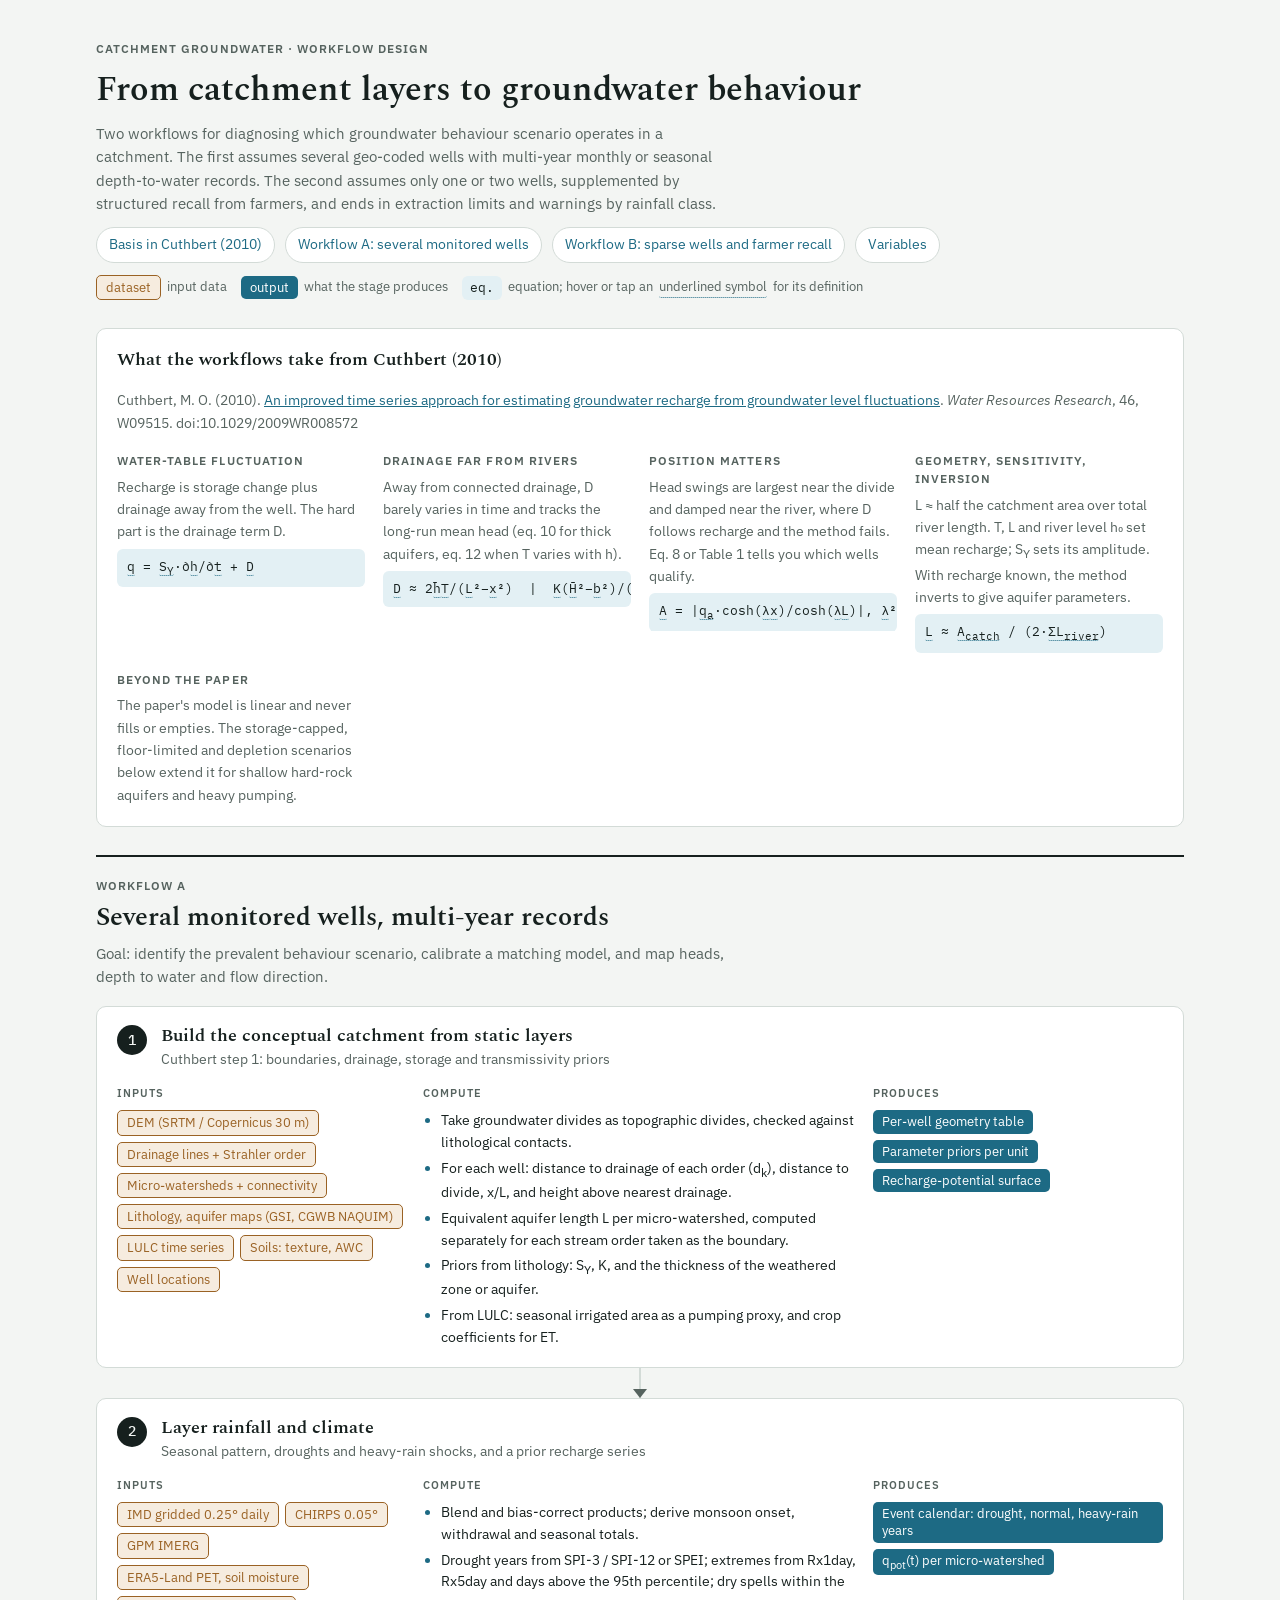
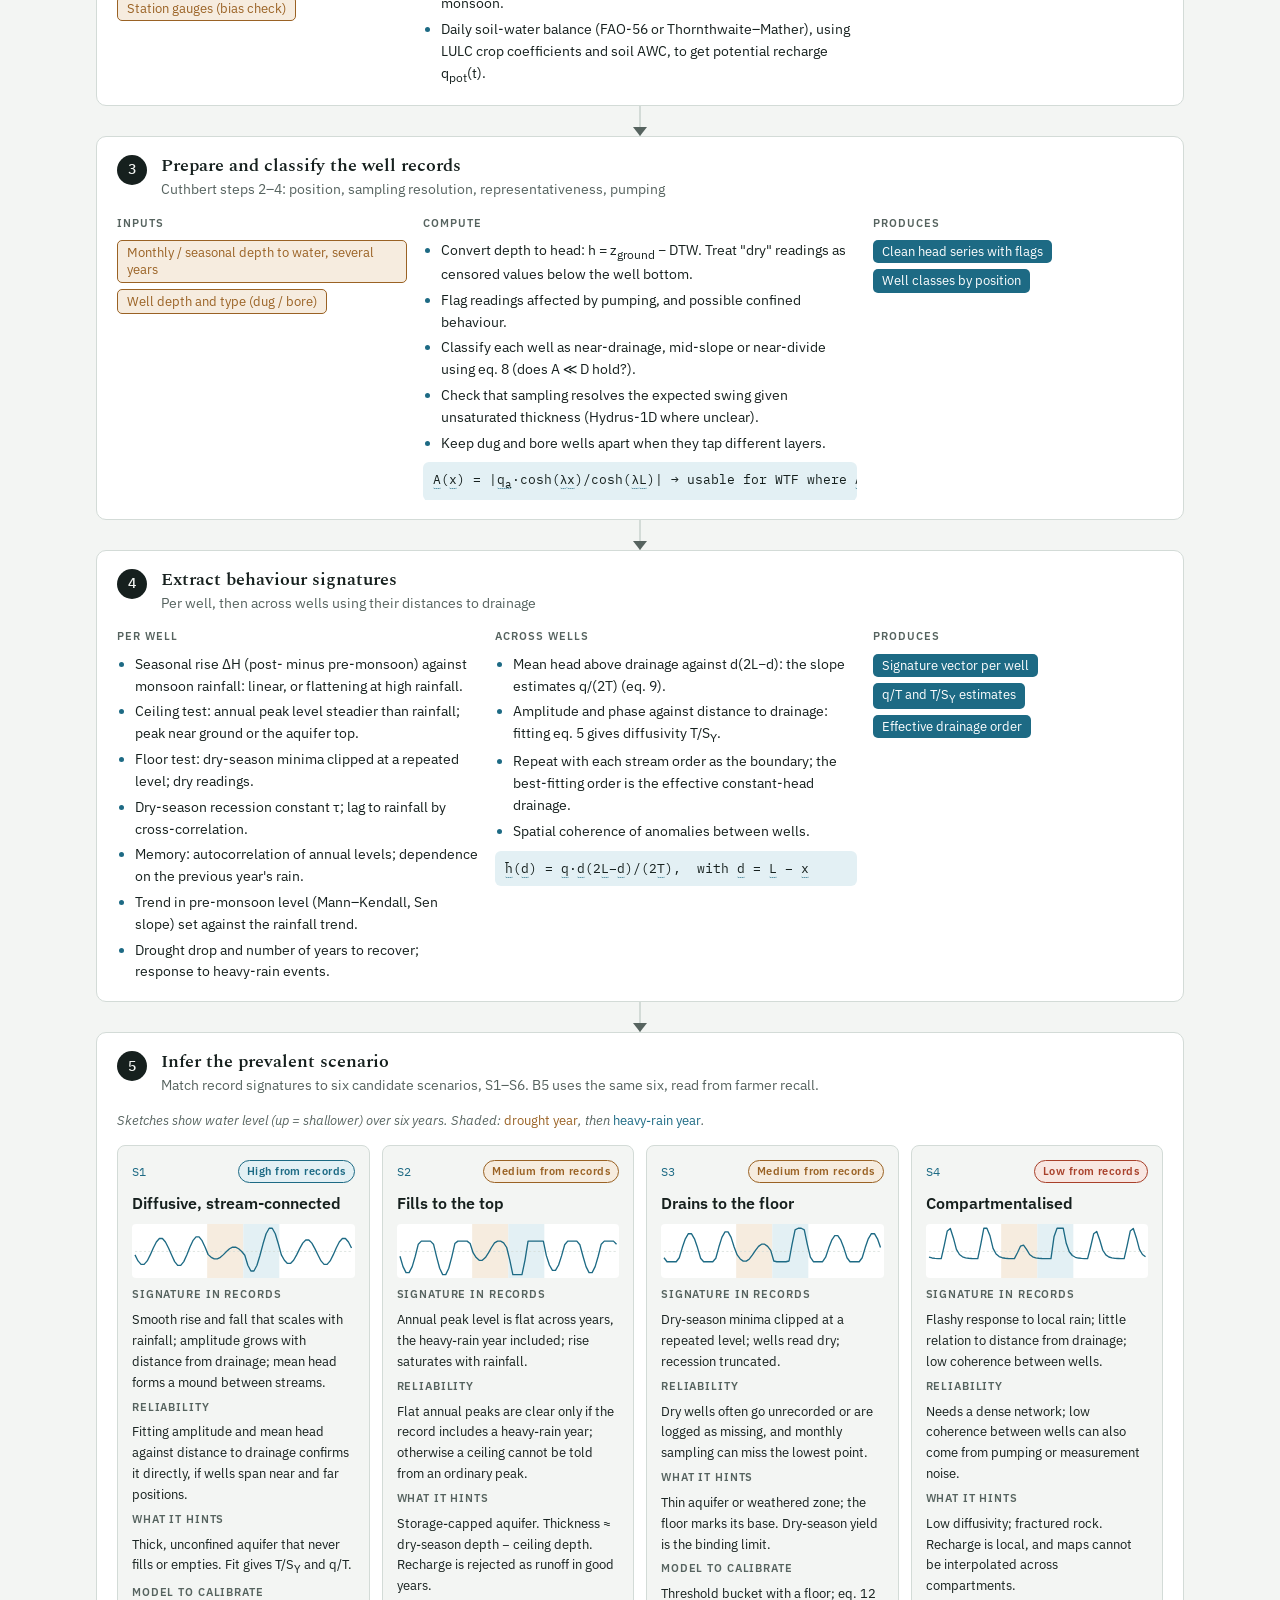
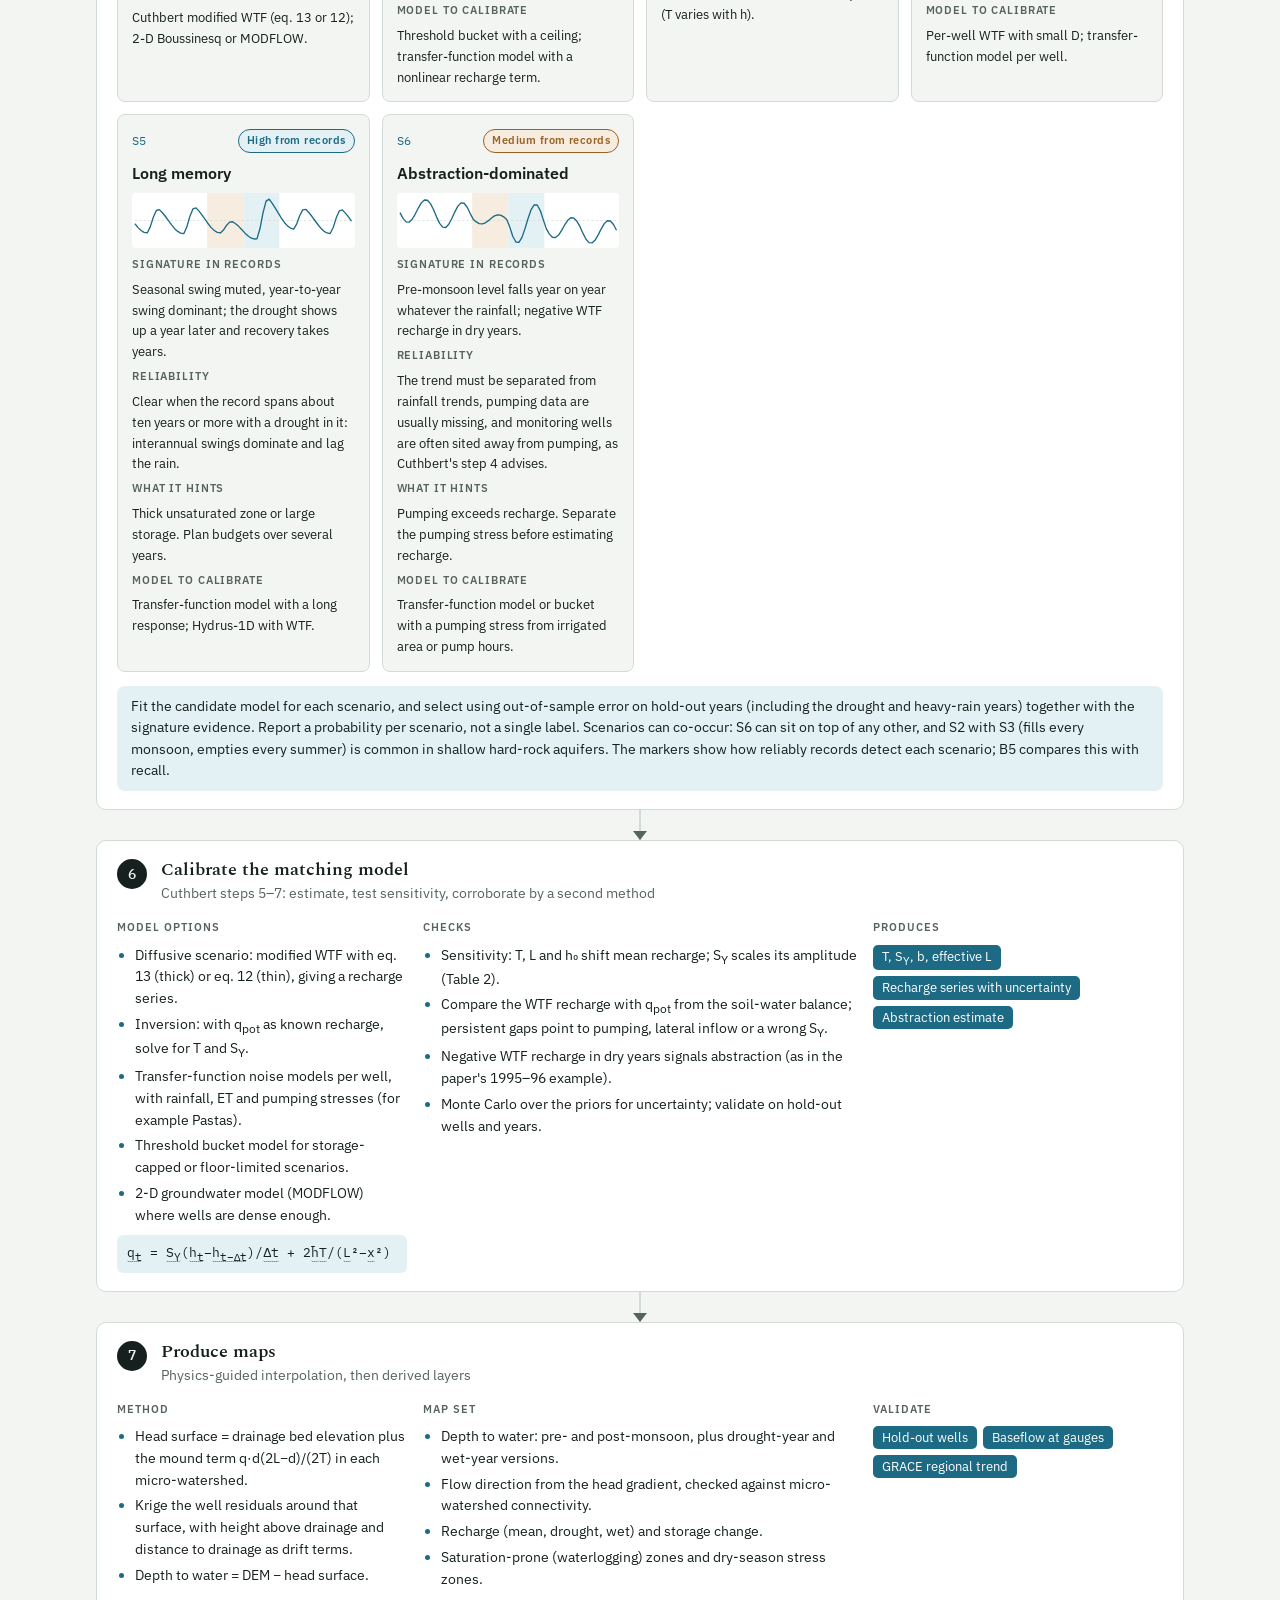
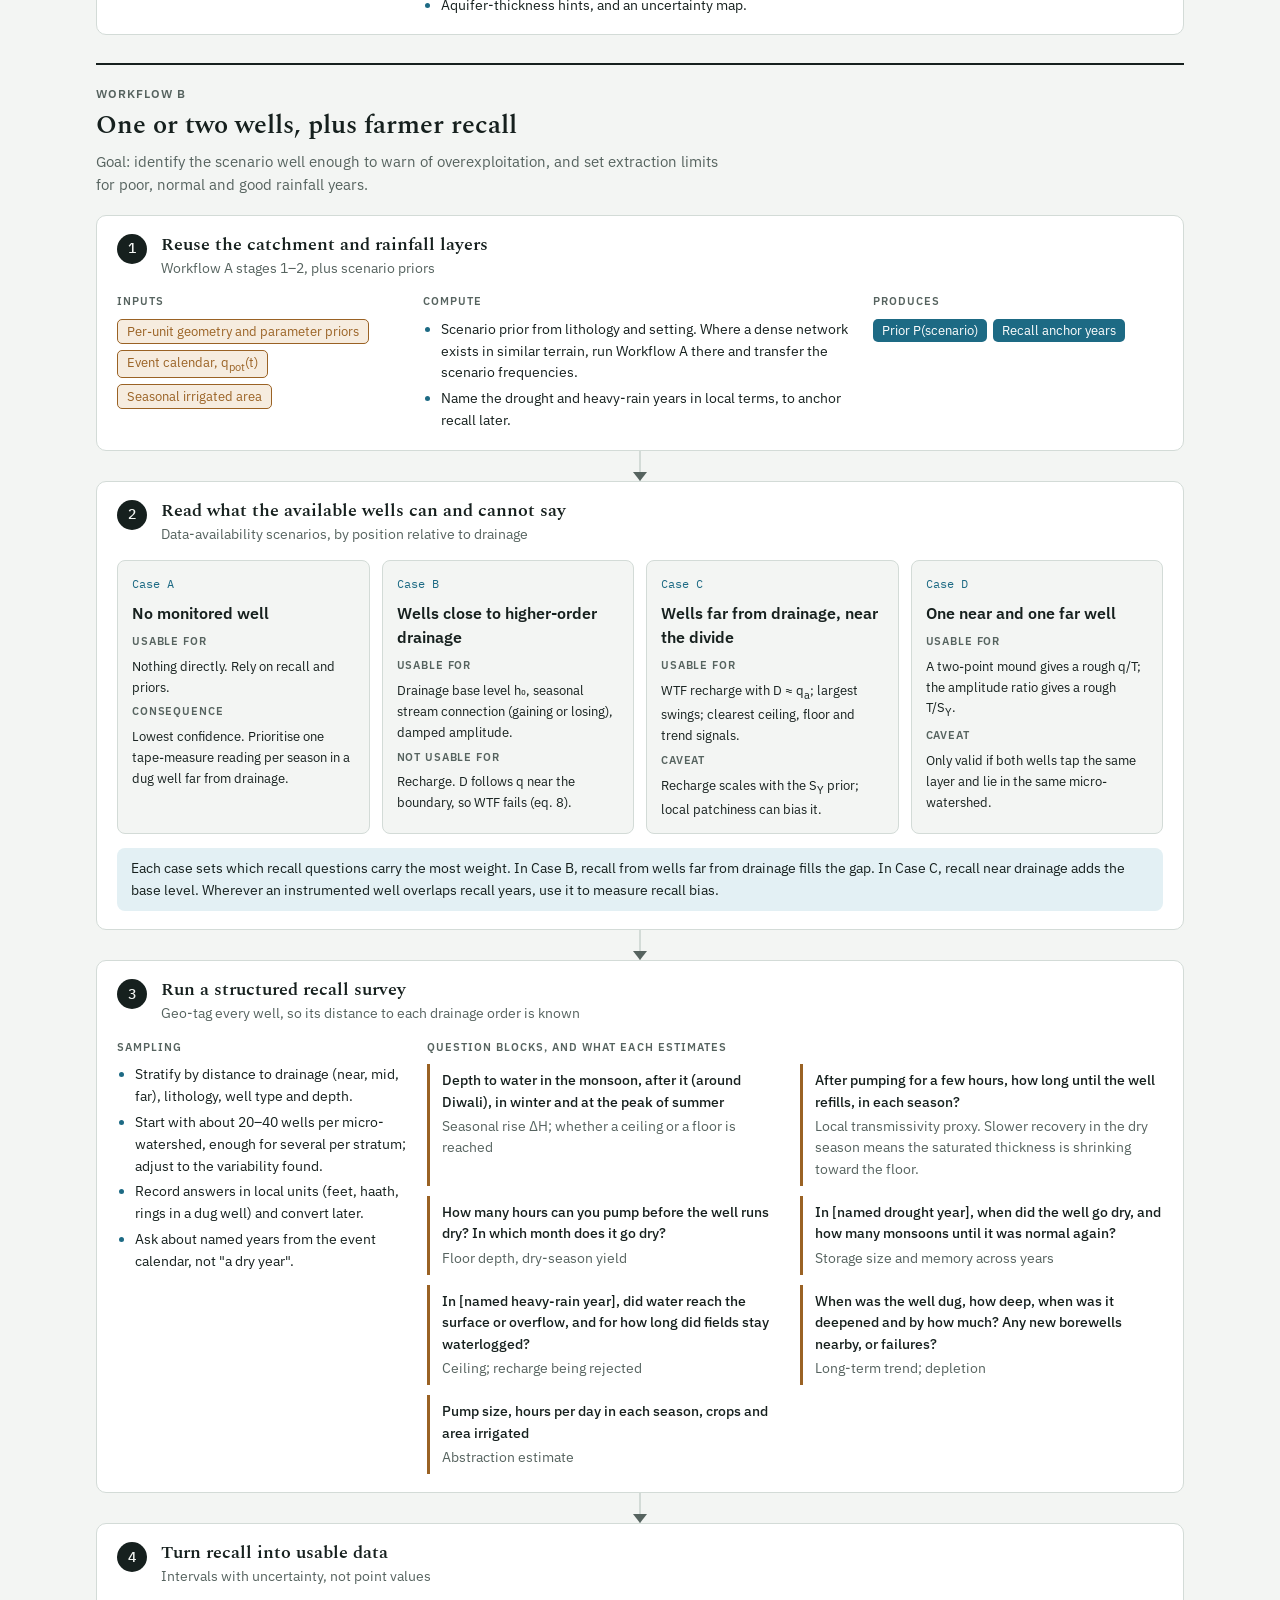
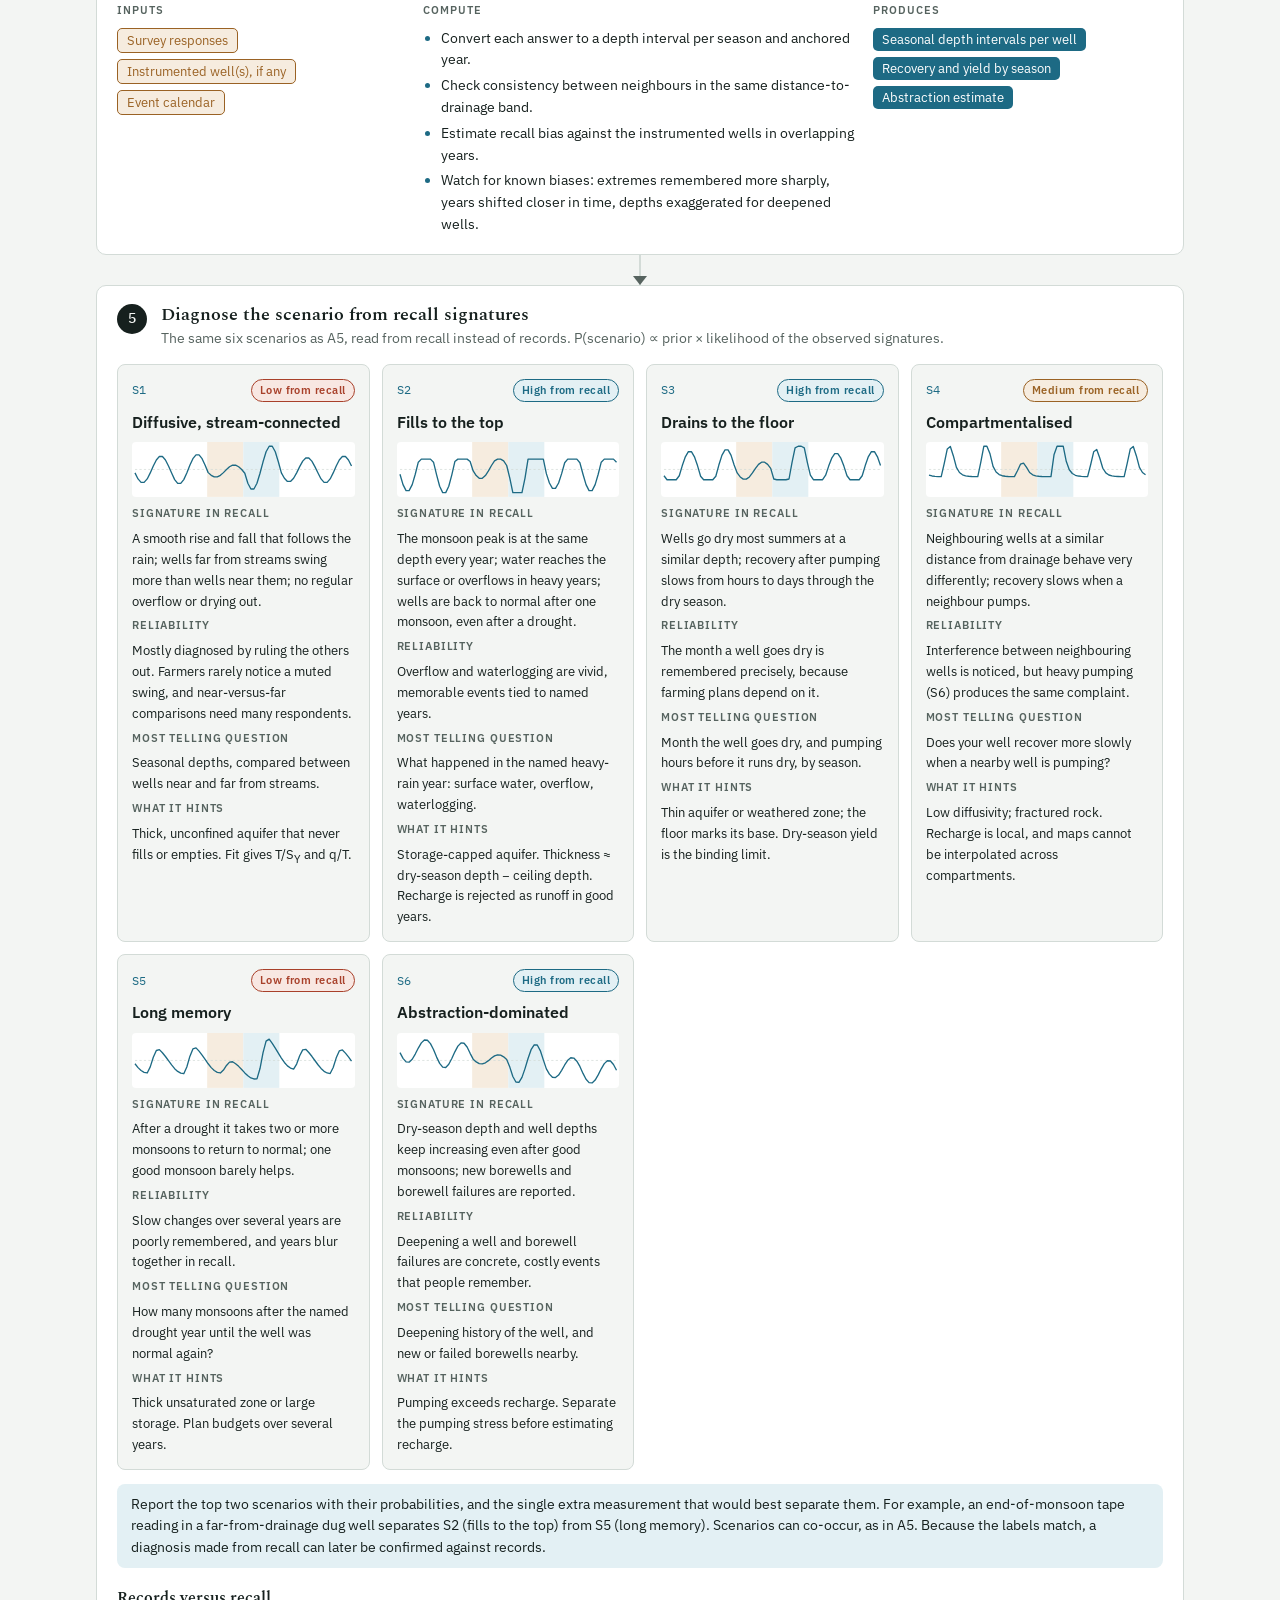
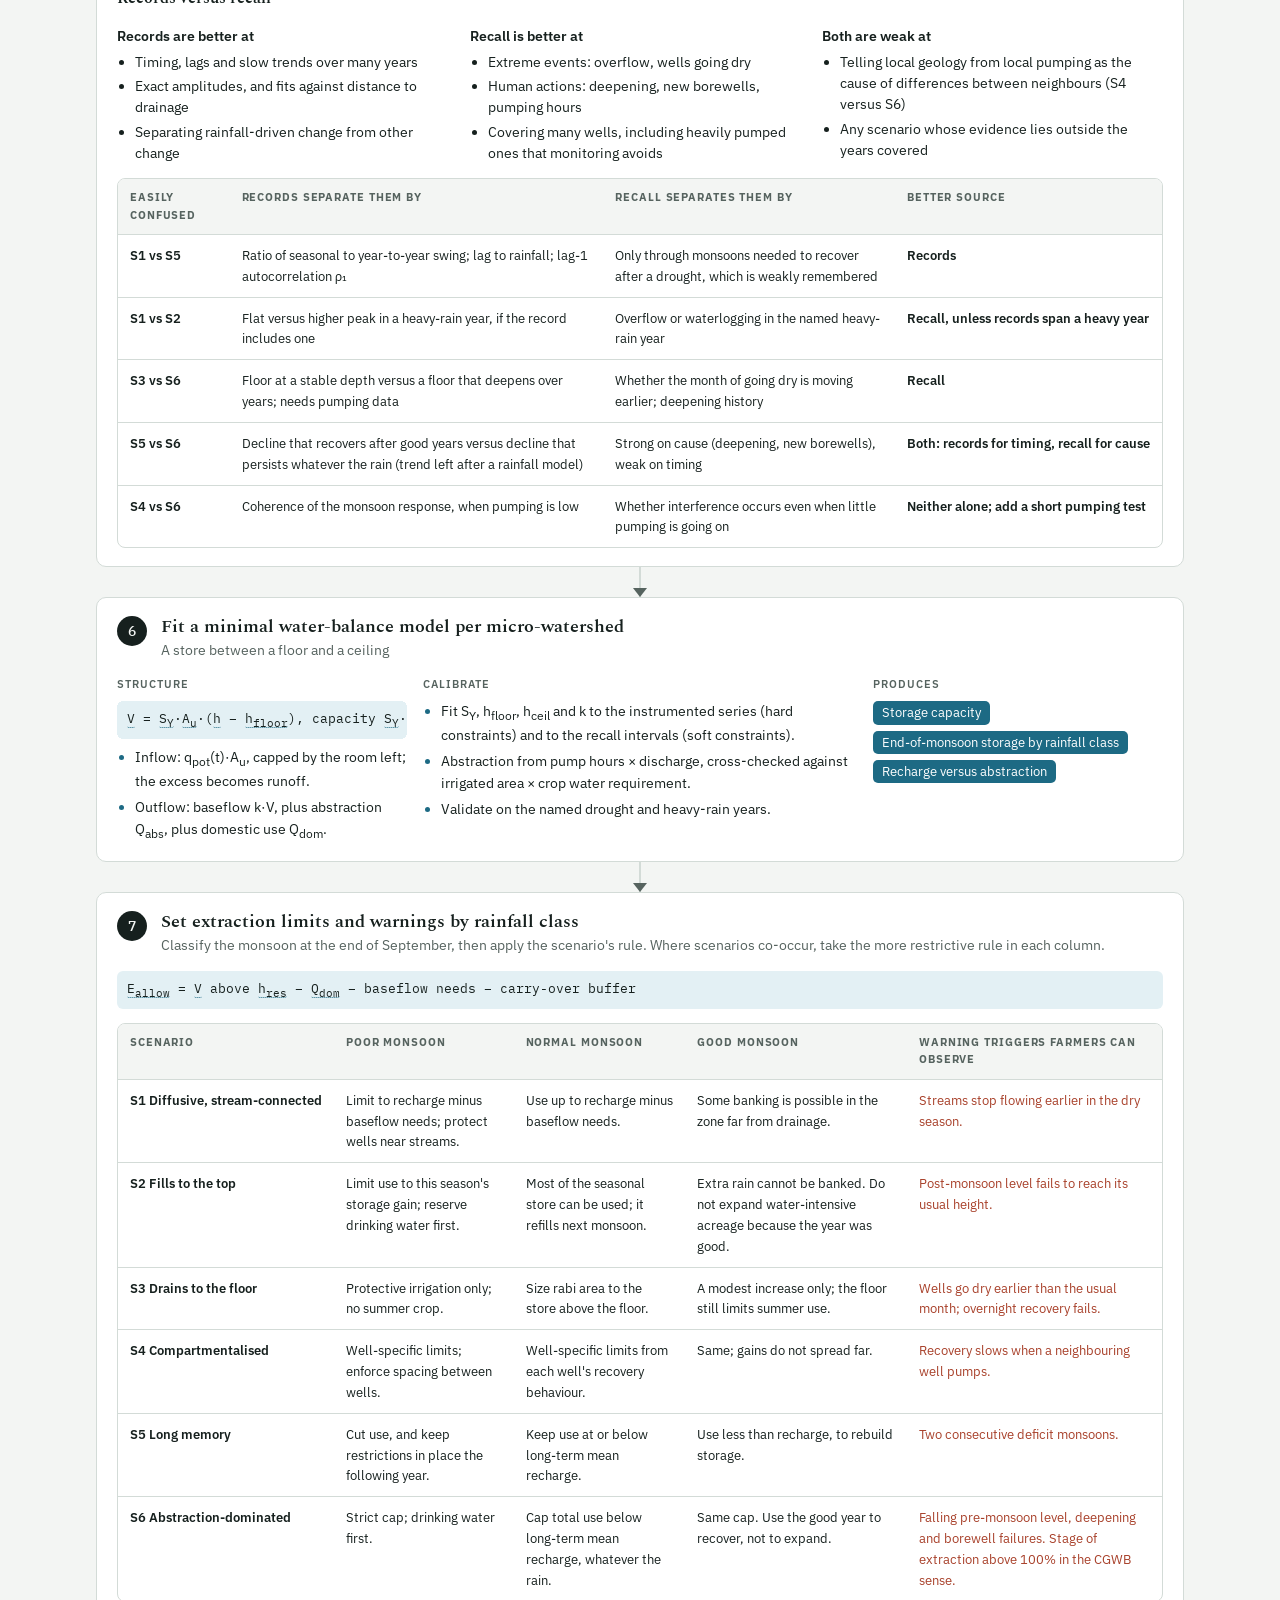
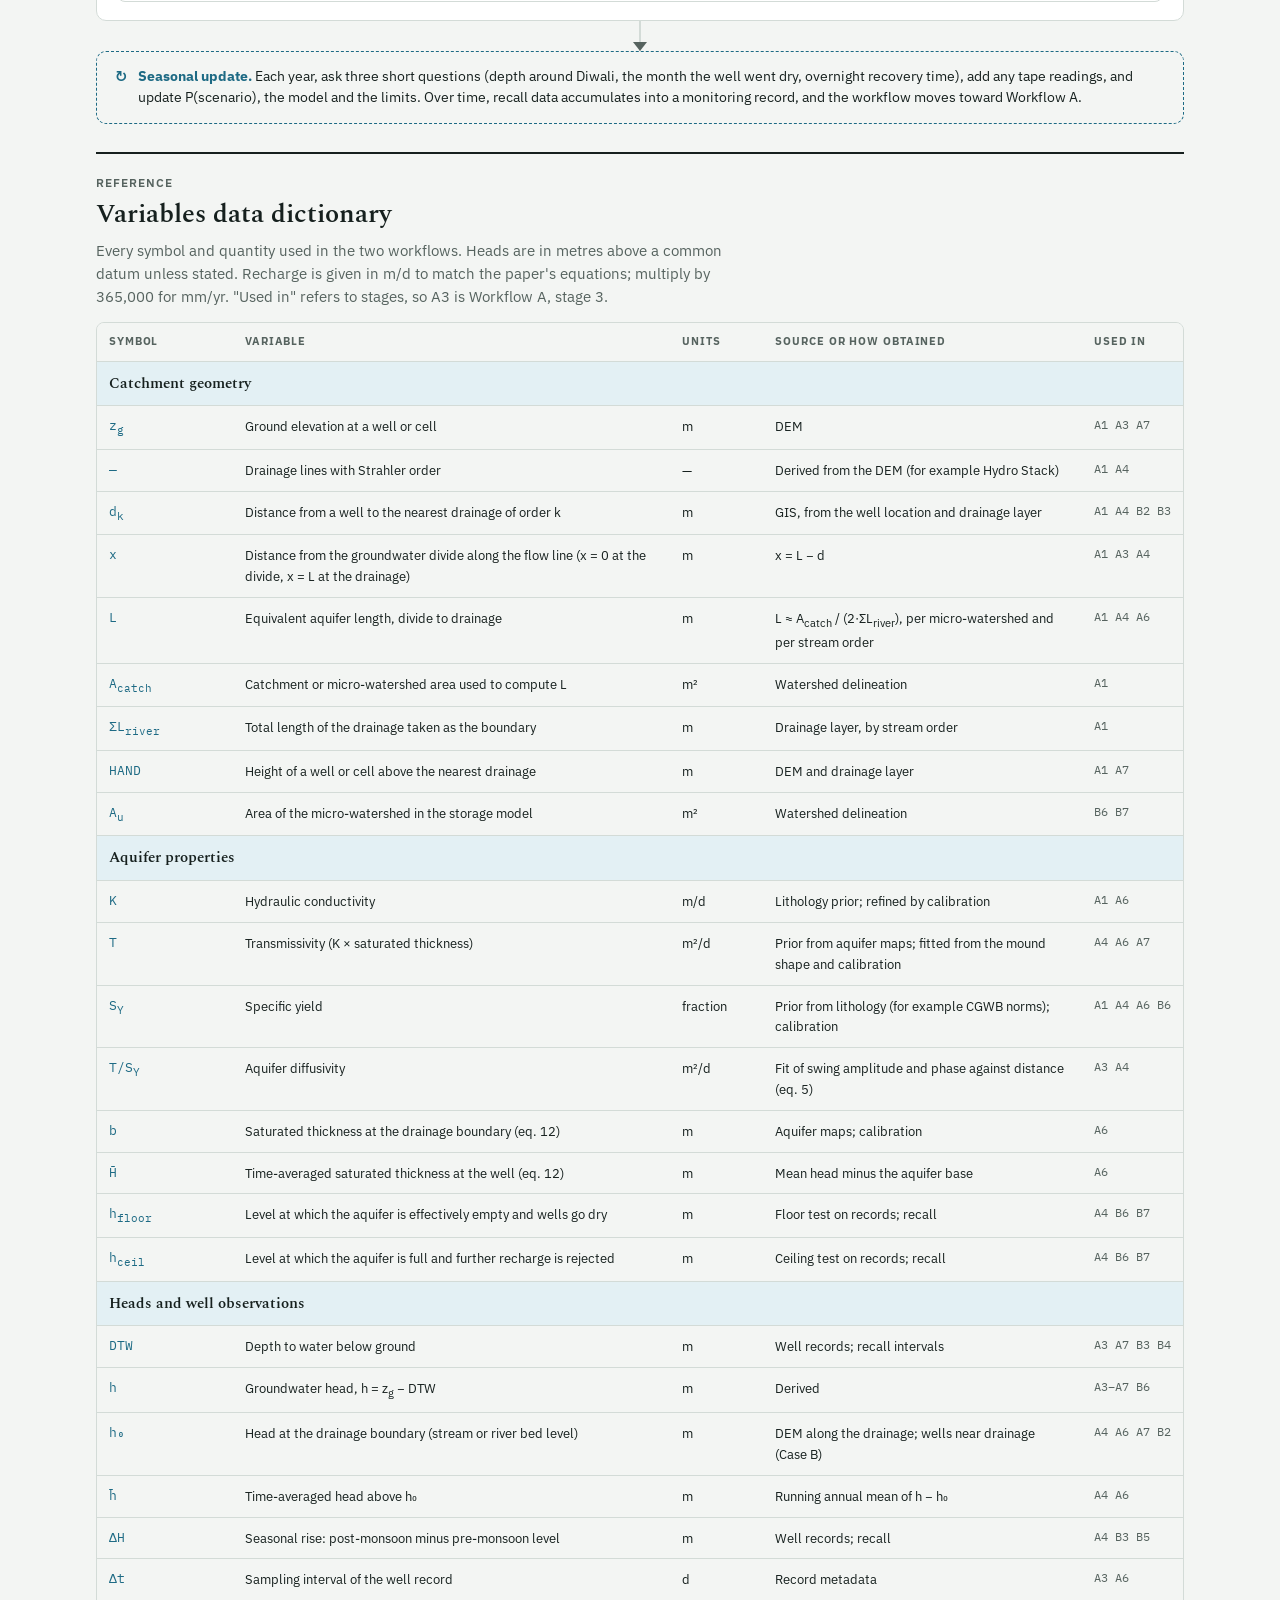
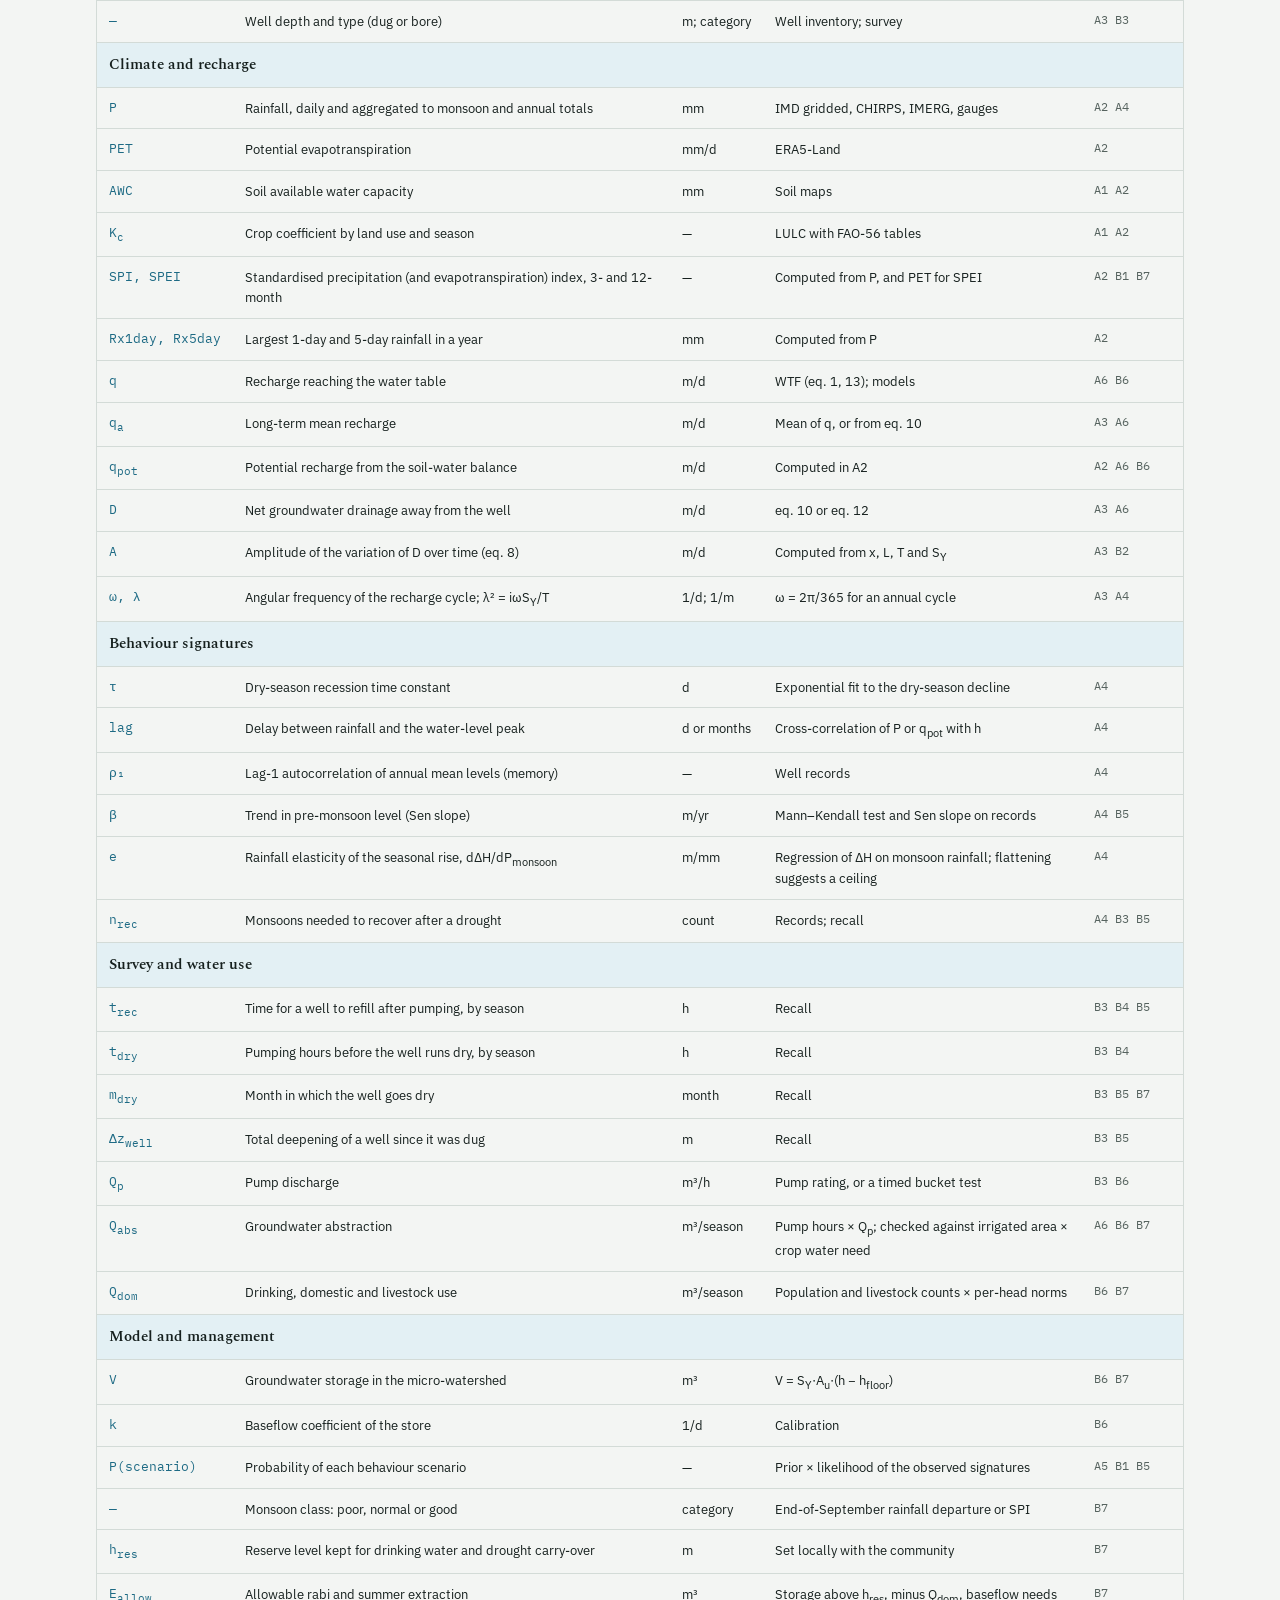
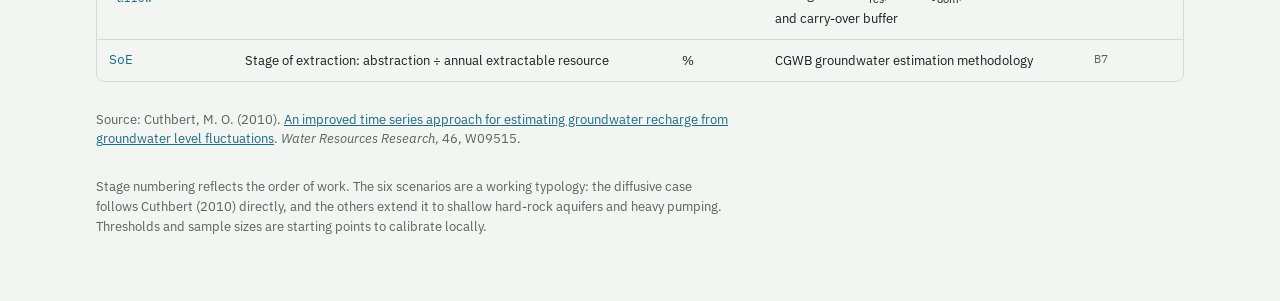
<file: site/content/Groundwater Behaviour Workflows.html>
<!doctype html><html><head><meta charset=utf8><meta name=viewport content="width=device-width,initial-scale=1,viewport-fit=cover"><style>:root{color-scheme:light;box-sizing:border-box;padding-top:env(safe-area-inset-top,0px);padding-bottom:env(safe-area-inset-bottom,0px)}html{scroll-padding-top:env(safe-area-inset-top,0px)}body{margin:0;padding:0;font:14px -apple-system,BlinkMacSystemFont,sans-serif;background:#fff;color:#000}img{max-width:100%}[hidden]:not([hidden=until-found i]){display:none!important}</style></head><body>
<title>Groundwater Behaviour Workflows</title>
<meta name="claude:viewport-fit-sides" content="cover">
<link rel="preconnect" href="https://fonts.googleapis.com">
<link rel="preconnect" href="https://fonts.gstatic.com" crossorigin>
<link rel="stylesheet" href="https://fonts.googleapis.com/css2?family=Spectral:wght@500;600&family=IBM+Plex+Sans:wght@400;500;600&family=IBM+Plex+Mono:wght@400;500&display=swap">
<style>
/* Layout: two vertical flowcharts; each stage is a band with Inputs | Compute | Produces columns; branching stages fan into card grids. */
:root{
  --bg:#F3F5F3; --surface:#FFFFFF; --ink:#16201E; --muted:#56635F; --line:#D3DBD7;
  --water:#1D6A84; --water-soft:#E3F0F4; --sediment:#9A6224; --sediment-soft:#F6ECDF;
  --warn:#A8402A; --warn-soft:#F8E7E2;
  --f-display:"Spectral", Georgia, "Times New Roman", serif;
  --f-body:"IBM Plex Sans", system-ui, -apple-system, "Segoe UI", sans-serif;
  --f-mono:"IBM Plex Mono", ui-monospace, "SFMono-Regular", Menlo, monospace;
}
@media (prefers-color-scheme: dark){ :root:not([data-theme="light"]){
  --bg:#0E1514; --surface:#15201F; --ink:#E2EAE7; --muted:#9BA9A4; --line:#2A3836;
  --water:#62B7D4; --water-soft:#163039; --sediment:#D59B57; --sediment-soft:#33261A;
  --warn:#E3836A; --warn-soft:#3A1F19; color-scheme:dark }}
:root[data-theme="dark"]{
  --bg:#0E1514; --surface:#15201F; --ink:#E2EAE7; --muted:#9BA9A4; --line:#2A3836;
  --water:#62B7D4; --water-soft:#163039; --sediment:#D59B57; --sediment-soft:#33261A;
  --warn:#E3836A; --warn-soft:#3A1F19; color-scheme:dark }

*{box-sizing:border-box}
body{background:var(--bg);color:var(--ink);font-family:var(--f-body);font-size:15px;line-height:1.55}
.wrap{max-width:1120px;margin:0 auto;padding-block:40px 64px;padding-left:max(16px, env(safe-area-inset-left, 0px));padding-right:max(16px, env(safe-area-inset-right, 0px));display:flex;flex-direction:column;gap:28px}
h1,h2,h3{font-family:var(--f-display);font-weight:600;text-wrap:balance;margin:0;line-height:1.2}
h1{font-size:2.1rem}
h2{font-size:1.6rem}
h3{font-size:1.15rem}
p{margin:0}
.lede{max-width:70ch;color:var(--muted)}
.eyebrow{font-size:.72rem;letter-spacing:.09em;text-transform:uppercase;color:var(--muted);font-weight:600}
.toc{display:flex;flex-wrap:wrap;gap:10px}
.toc a{color:var(--water);text-decoration:none;border:1px solid var(--line);background:var(--surface);padding:6px 12px;border-radius:999px;font-size:.88rem}
.toc a:hover,.toc a:focus-visible{border-color:var(--water);outline:none}

.key{display:flex;flex-wrap:wrap;gap:14px;font-size:.82rem;color:var(--muted);align-items:center}
.key span{display:inline-flex;align-items:center;gap:6px}

.paper{background:var(--surface);border:1px solid var(--line);border-radius:10px;padding:20px;display:grid;grid-template-columns:repeat(auto-fit,minmax(240px,1fr));gap:18px}
.paper h3{grid-column:1/-1}
.paper div{min-width:0;display:flex;flex-direction:column;gap:6px}
.paper p{font-size:.9rem;color:var(--muted)}

.chart-head{display:flex;flex-direction:column;gap:8px;padding-top:20px;border-top:2px solid var(--ink)}
.flow{display:flex;flex-direction:column}
.stage{background:var(--surface);border:1px solid var(--line);border-radius:10px;padding:18px 20px;display:flex;flex-direction:column;gap:14px}
.stage-head{display:flex;gap:14px;align-items:flex-start}
.num{flex:none;width:30px;height:30px;border-radius:50%;background:var(--ink);color:var(--bg);display:grid;place-items:center;font-family:var(--f-mono);font-size:.85rem;font-weight:500}
.stage-head .sub{color:var(--muted);font-size:.88rem;margin-top:2px}
.cols{display:grid;grid-template-columns:1fr 1.5fr 1fr;gap:16px}
.col{min-width:0;display:flex;flex-direction:column;gap:8px}
.col-label{font-size:.7rem;letter-spacing:.09em;text-transform:uppercase;font-weight:600;color:var(--muted)}
.chips{display:flex;flex-wrap:wrap;gap:6px}
.chip{font-size:.8rem;padding:3px 9px;border-radius:5px;border:1px solid var(--sediment);color:var(--sediment);background:var(--sediment-soft);line-height:1.35}
.out{font-size:.8rem;padding:3px 9px;border-radius:5px;background:var(--water);color:var(--surface);line-height:1.35}
ul.steps{margin:0;padding-left:18px;display:flex;flex-direction:column;gap:4px;font-size:.88rem}
ul.steps li::marker{color:var(--water)}
.eq{font-family:var(--f-mono);font-size:.8rem;background:var(--water-soft);color:var(--ink);border-radius:6px;padding:8px 10px;overflow-x:auto;white-space:nowrap}
.eq b{font-weight:500;color:var(--water)}
.note{font-size:.8rem;color:var(--muted);font-style:italic}

.arrow{height:30px;display:flex;justify-content:center;position:relative}
.arrow::before{content:"";width:2px;background:var(--line);height:100%}
.arrow::after{content:"";position:absolute;bottom:0;left:50%;transform:translateX(-50%);border:7px solid transparent;border-top:9px solid var(--muted);border-bottom:0}

.branches{display:grid;grid-template-columns:repeat(auto-fit,minmax(250px,1fr));gap:12px}
.card{border:1px solid var(--line);border-radius:8px;padding:14px;display:flex;flex-direction:column;gap:8px;min-width:0;background:var(--bg)}
.card h4{margin:0;font-size:.98rem;font-family:var(--f-body);font-weight:600}
.card .tag{font-family:var(--f-mono);font-size:.72rem;color:var(--water)}
.card dl{margin:0;display:flex;flex-direction:column;gap:6px;font-size:.84rem}
.card dt{font-size:.68rem;letter-spacing:.08em;text-transform:uppercase;font-weight:600;color:var(--muted)}
.card dd{margin:0}
.spark{width:100%;height:auto;display:block;border-radius:4px;background:var(--surface)}
.merge{font-size:.86rem;background:var(--water-soft);border-radius:8px;padding:10px 14px}

.table-wrap{overflow-x:auto;border:1px solid var(--line);border-radius:8px}
table{border-collapse:collapse;width:100%;min-width:760px;font-size:.84rem}
th,td{text-align:left;vertical-align:top;padding:10px 12px;border-bottom:1px solid var(--line)}
thead th{font-size:.7rem;letter-spacing:.08em;text-transform:uppercase;color:var(--muted);background:var(--bg)}
tbody tr:last-child td{border-bottom:0}
td.sc{font-weight:600;white-space:nowrap}
td.wn{color:var(--warn)}
.q-grid{display:grid;grid-template-columns:repeat(auto-fit,minmax(300px,1fr));gap:10px}
.q{border-left:3px solid var(--sediment);padding:6px 0 6px 12px;display:flex;flex-direction:column;gap:3px;font-size:.86rem}
.q .ask{font-weight:500}
.q .gives{color:var(--muted)}
.loop{border:1px dashed var(--water);border-radius:10px;padding:14px 18px;font-size:.88rem;display:flex;gap:10px;align-items:flex-start}
.loop strong{color:var(--water)}
.foot{font-size:.8rem;color:var(--muted);max-width:80ch}
.card-top{display:flex;justify-content:space-between;align-items:center;gap:8px;flex-wrap:wrap}
.rel{font-size:.7rem;font-weight:600;letter-spacing:.04em;padding:2px 8px;border-radius:999px;border:1px solid currentColor;white-space:nowrap}
.rel-high{color:var(--water);background:var(--water-soft)}
.rel-medium{color:var(--sediment);background:var(--sediment-soft)}
.rel-low{color:var(--warn);background:var(--warn-soft)}
.src-notes{display:grid;grid-template-columns:repeat(auto-fit,minmax(280px,1fr));gap:12px;font-size:.86rem}
.src-notes div{min-width:0;display:flex;flex-direction:column;gap:4px}
.src-notes h4{margin:0;font-size:.9rem;font-weight:600}
.src-notes ul{margin:0;padding-left:18px;display:flex;flex-direction:column;gap:3px}
td.better{font-weight:600;white-space:nowrap}
#dictionary table{min-width:820px}
td.sym{font-family:var(--f-mono);font-size:.82rem;white-space:nowrap;color:var(--water)}
td.use{font-family:var(--f-mono);font-size:.76rem;color:var(--muted);white-space:nowrap}
td.unit{white-space:nowrap;font-variant-numeric:tabular-nums}
tr.grp th{background:var(--water-soft);color:var(--ink);font-family:var(--f-display);font-size:.95rem;letter-spacing:0;text-transform:none;font-weight:600}

.v{border-bottom:1px dotted var(--water);cursor:help;border-radius:2px}
.v:hover,.v:focus-visible,.v.on{background:var(--surface);outline:1px solid var(--water);outline-offset:1px}
.tip{position:absolute;z-index:50;max-width:min(320px,calc(100vw - 32px));background:var(--ink);color:var(--bg);border-radius:8px;padding:10px 12px;font-family:var(--f-body);font-size:.8rem;line-height:1.45;white-space:normal;box-shadow:0 6px 18px rgba(0,0,0,.18);pointer-events:none;display:flex;flex-direction:column;gap:4px}
.tip .t-sym{font-family:var(--f-mono);font-size:.85rem;font-weight:500}
.tip .t-row{display:grid;grid-template-columns:52px 1fr;gap:6px}
.tip .t-k{opacity:.65;font-size:.7rem;letter-spacing:.06em;text-transform:uppercase;padding-top:2px}
@media (max-width:820px){ .cols{grid-template-columns:1fr} h1{font-size:1.7rem} }
@media (prefers-reduced-motion: reduce){ *{scroll-behavior:auto} }
</style>

<div class="wrap">
  <header style="display:flex;flex-direction:column;gap:12px">
    <span class="eyebrow">Catchment groundwater · workflow design</span>
    <h1>From catchment layers to groundwater behaviour</h1>
    <p class="lede">Two workflows for diagnosing which groundwater behaviour scenario operates in a catchment. The first assumes several geo-coded wells with multi-year monthly or seasonal depth-to-water records. The second assumes only one or two wells, supplemented by structured recall from farmers, and ends in extraction limits and warnings by rainfall class.</p>
    <nav class="toc" aria-label="Sections">
      <a href="#basis">Basis in Cuthbert (2010)</a>
      <a href="#flow-a">Workflow A: several monitored wells</a>
      <a href="#flow-b">Workflow B: sparse wells and farmer recall</a>
      <a href="#dictionary">Variables</a>
    </nav>
    <div class="key" aria-label="Legend">
      <span><span class="chip">dataset</span> input data</span>
      <span><span class="out">output</span> what the stage produces</span>
      <span><span class="eq" style="padding:2px 8px">eq.</span> equation; hover or tap an <span class="v" style="cursor:default">underlined symbol</span> for its definition</span>
    </div>
  </header>

  <section class="paper" id="basis" aria-labelledby="basis-h">
    <h3 id="basis-h">What the workflows take from Cuthbert (2010)</h3>
    <p style="grid-column:1/-1;font-size:.9rem;color:var(--muted)">Cuthbert, M. O. (2010). <a href="https://agupubs.onlinelibrary.wiley.com/doi/10.1029/2009WR008572" style="color:var(--water)">An improved time series approach for estimating groundwater recharge from groundwater level fluctuations</a>. <i>Water Resources Research</i>, 46, W09515. doi:10.1029/2009WR008572</p>
    <div>
      <span class="eyebrow">Water-table fluctuation</span>
      <p>Recharge is storage change plus drainage away from the well. The hard part is the drainage term D.</p>
      <span class="eq"><span class="v" data-v="q" tabindex="0">q</span> = <span class="v" data-v="SY" tabindex="0">S<sub>Y</sub></span>·∂<span class="v" data-v="h" tabindex="0">h</span>/∂<span class="v" data-v="t" tabindex="0">t</span> + <span class="v" data-v="D" tabindex="0">D</span></span>
    </div>
    <div>
      <span class="eyebrow">Drainage far from rivers</span>
      <p>Away from connected drainage, D barely varies in time and tracks the long-run mean head (eq. 10 for thick aquifers, eq. 12 when T varies with h).</p>
      <span class="eq"><span class="v" data-v="D" tabindex="0">D</span> ≈ 2<span class="v" data-v="h̄" tabindex="0">h̄</span><span class="v" data-v="T" tabindex="0">T</span>/(<span class="v" data-v="L" tabindex="0">L</span>²−<span class="v" data-v="x" tabindex="0">x</span>²) &nbsp;|&nbsp; <span class="v" data-v="K" tabindex="0">K</span>(<span class="v" data-v="H̄" tabindex="0">H̄</span>²−<span class="v" data-v="b" tabindex="0">b</span>²)/(<span class="v" data-v="L" tabindex="0">L</span>²−<span class="v" data-v="x" tabindex="0">x</span>²)</span>
    </div>
    <div>
      <span class="eyebrow">Position matters</span>
      <p>Head swings are largest near the divide and damped near the river, where D follows recharge and the method fails. Eq. 8 or Table 1 tells you which wells qualify.</p>
      <span class="eq"><span class="v" data-v="A" tabindex="0">A</span> = |<span class="v" data-v="qa" tabindex="0">q<sub>a</sub></span>·cosh(<span class="v" data-v="λ" tabindex="0">λ</span><span class="v" data-v="x" tabindex="0">x</span>)/cosh(<span class="v" data-v="λ" tabindex="0">λ</span><span class="v" data-v="L" tabindex="0">L</span>)|, <span class="v" data-v="λ" tabindex="0">λ</span>² = i<span class="v" data-v="ω" tabindex="0">ω</span><span class="v" data-v="SY" tabindex="0">S<sub>Y</sub></span>/<span class="v" data-v="T" tabindex="0">T</span></span>
    </div>
    <div>
      <span class="eyebrow">Geometry, sensitivity, inversion</span>
      <p>L ≈ half the catchment area over total river length. T, L and river level h₀ set mean recharge; S<sub>Y</sub> sets its amplitude. With recharge known, the method inverts to give aquifer parameters.</p>
      <span class="eq"><span class="v" data-v="L" tabindex="0">L</span> ≈ <span class="v" data-v="Acatch" tabindex="0">A<sub>catch</sub></span> / (2·<span class="v" data-v="ΣLriver" tabindex="0">ΣL<sub>river</sub></span>)</span>
    </div>
    <div>
      <span class="eyebrow">Beyond the paper</span>
      <p>The paper's model is linear and never fills or empties. The storage-capped, floor-limited and depletion scenarios below extend it for shallow hard-rock aquifers and heavy pumping.</p>
    </div>
  </section>

  <!-- ===================== WORKFLOW A ===================== -->
  <section id="flow-a" style="display:flex;flex-direction:column;gap:18px">
    <div class="chart-head">
      <span class="eyebrow">Workflow A</span>
      <h2>Several monitored wells, multi-year records</h2>
      <p class="lede">Goal: identify the prevalent behaviour scenario, calibrate a matching model, and map heads, depth to water and flow direction.</p>
    </div>

    <div class="flow">
      <section class="stage">
        <div class="stage-head"><span class="num">1</span><div><h3>Build the conceptual catchment from static layers</h3><p class="sub">Cuthbert step 1: boundaries, drainage, storage and transmissivity priors</p></div></div>
        <div class="cols">
          <div class="col"><span class="col-label">Inputs</span>
            <div class="chips"><span class="chip">DEM (SRTM / Copernicus 30 m)</span><span class="chip">Drainage lines + Strahler order</span><span class="chip">Micro-watersheds + connectivity</span><span class="chip">Lithology, aquifer maps (GSI, CGWB NAQUIM)</span><span class="chip">LULC time series</span><span class="chip">Soils: texture, AWC</span><span class="chip">Well locations</span></div>
          </div>
          <div class="col"><span class="col-label">Compute</span>
            <ul class="steps">
              <li>Take groundwater divides as topographic divides, checked against lithological contacts.</li>
              <li>For each well: distance to drainage of each order (d<sub>k</sub>), distance to divide, x/L, and height above nearest drainage.</li>
              <li>Equivalent aquifer length L per micro-watershed, computed separately for each stream order taken as the boundary.</li>
              <li>Priors from lithology: S<sub>Y</sub>, K, and the thickness of the weathered zone or aquifer.</li>
              <li>From LULC: seasonal irrigated area as a pumping proxy, and crop coefficients for ET.</li>
            </ul>
          </div>
          <div class="col"><span class="col-label">Produces</span>
            <div class="chips"><span class="out">Per-well geometry table</span><span class="out">Parameter priors per unit</span><span class="out">Recharge-potential surface</span></div>
          </div>
        </div>
      </section>
      <div class="arrow" aria-hidden="true"></div>

      <section class="stage">
        <div class="stage-head"><span class="num">2</span><div><h3>Layer rainfall and climate</h3><p class="sub">Seasonal pattern, droughts and heavy-rain shocks, and a prior recharge series</p></div></div>
        <div class="cols">
          <div class="col"><span class="col-label">Inputs</span>
            <div class="chips"><span class="chip">IMD gridded 0.25° daily</span><span class="chip">CHIRPS 0.05°</span><span class="chip">GPM IMERG</span><span class="chip">ERA5-Land PET, soil moisture</span><span class="chip">Station gauges (bias check)</span></div>
          </div>
          <div class="col"><span class="col-label">Compute</span>
            <ul class="steps">
              <li>Blend and bias-correct products; derive monsoon onset, withdrawal and seasonal totals.</li>
              <li>Drought years from SPI-3 / SPI-12 or SPEI; extremes from Rx1day, Rx5day and days above the 95th percentile; dry spells within the monsoon.</li>
              <li>Daily soil-water balance (FAO-56 or Thornthwaite–Mather), using LULC crop coefficients and soil AWC, to get potential recharge q<sub>pot</sub>(t).</li>
            </ul>
          </div>
          <div class="col"><span class="col-label">Produces</span>
            <div class="chips"><span class="out">Event calendar: drought, normal, heavy-rain years</span><span class="out">q<sub>pot</sub>(t) per micro-watershed</span></div>
          </div>
        </div>
      </section>
      <div class="arrow" aria-hidden="true"></div>

      <section class="stage">
        <div class="stage-head"><span class="num">3</span><div><h3>Prepare and classify the well records</h3><p class="sub">Cuthbert steps 2–4: position, sampling resolution, representativeness, pumping</p></div></div>
        <div class="cols">
          <div class="col"><span class="col-label">Inputs</span>
            <div class="chips"><span class="chip">Monthly / seasonal depth to water, several years</span><span class="chip">Well depth and type (dug / bore)</span></div>
          </div>
          <div class="col"><span class="col-label">Compute</span>
            <ul class="steps">
              <li>Convert depth to head: h = z<sub>ground</sub> − DTW. Treat "dry" readings as censored values below the well bottom.</li>
              <li>Flag readings affected by pumping, and possible confined behaviour.</li>
              <li>Classify each well as near-drainage, mid-slope or near-divide using eq. 8 (does A ≪ D hold?).</li>
              <li>Check that sampling resolves the expected swing given unsaturated thickness (Hydrus-1D where unclear).</li>
              <li>Keep dug and bore wells apart when they tap different layers.</li>
            </ul>
            <span class="eq"><span class="v" data-v="A" tabindex="0">A</span>(<span class="v" data-v="x" tabindex="0">x</span>) = |<span class="v" data-v="qa" tabindex="0">q<sub>a</sub></span>·cosh(<span class="v" data-v="λ" tabindex="0">λ</span><span class="v" data-v="x" tabindex="0">x</span>)/cosh(<span class="v" data-v="λ" tabindex="0">λ</span><span class="v" data-v="L" tabindex="0">L</span>)| → usable for WTF where <span class="v" data-v="A" tabindex="0">A</span> ≪ <span class="v" data-v="D" tabindex="0">D</span></span>
          </div>
          <div class="col"><span class="col-label">Produces</span>
            <div class="chips"><span class="out">Clean head series with flags</span><span class="out">Well classes by position</span></div>
          </div>
        </div>
      </section>
      <div class="arrow" aria-hidden="true"></div>

      <section class="stage">
        <div class="stage-head"><span class="num">4</span><div><h3>Extract behaviour signatures</h3><p class="sub">Per well, then across wells using their distances to drainage</p></div></div>
        <div class="cols" style="grid-template-columns:1fr 1fr 0.8fr">
          <div class="col"><span class="col-label">Per well</span>
            <ul class="steps">
              <li>Seasonal rise ΔH (post- minus pre-monsoon) against monsoon rainfall: linear, or flattening at high rainfall.</li>
              <li>Ceiling test: annual peak level steadier than rainfall; peak near ground or the aquifer top.</li>
              <li>Floor test: dry-season minima clipped at a repeated level; dry readings.</li>
              <li>Dry-season recession constant τ; lag to rainfall by cross-correlation.</li>
              <li>Memory: autocorrelation of annual levels; dependence on the previous year's rain.</li>
              <li>Trend in pre-monsoon level (Mann–Kendall, Sen slope) set against the rainfall trend.</li>
              <li>Drought drop and number of years to recover; response to heavy-rain events.</li>
            </ul>
          </div>
          <div class="col"><span class="col-label">Across wells</span>
            <ul class="steps">
              <li>Mean head above drainage against d(2L−d): the slope estimates q/(2T) (eq. 9).</li>
              <li>Amplitude and phase against distance to drainage: fitting eq. 5 gives diffusivity T/S<sub>Y</sub>.</li>
              <li>Repeat with each stream order as the boundary; the best-fitting order is the effective constant-head drainage.</li>
              <li>Spatial coherence of anomalies between wells.</li>
            </ul>
            <span class="eq"><span class="v" data-v="h̄" tabindex="0">h̄</span>(<span class="v" data-v="d" tabindex="0">d</span>) = <span class="v" data-v="q" tabindex="0">q</span>·<span class="v" data-v="d" tabindex="0">d</span>(2<span class="v" data-v="L" tabindex="0">L</span>−<span class="v" data-v="d" tabindex="0">d</span>)/(2<span class="v" data-v="T" tabindex="0">T</span>), &nbsp;with <span class="v" data-v="d" tabindex="0">d</span> = <span class="v" data-v="L" tabindex="0">L</span> − <span class="v" data-v="x" tabindex="0">x</span></span>
          </div>
          <div class="col"><span class="col-label">Produces</span>
            <div class="chips"><span class="out">Signature vector per well</span><span class="out">q/T and T/S<sub>Y</sub> estimates</span><span class="out">Effective drainage order</span></div>
          </div>
        </div>
      </section>
      <div class="arrow" aria-hidden="true"></div>

      <section class="stage">
        <div class="stage-head"><span class="num">5</span><div><h3>Infer the prevalent scenario</h3><p class="sub">Match record signatures to six candidate scenarios, S1–S6. B5 uses the same six, read from farmer recall.</p></div></div>
        <p class="note">Sketches show water level (up = shallower) over six years. Shaded: <span style="color:var(--sediment);font-style:normal">drought year</span>, then <span style="color:var(--water);font-style:normal">heavy-rain year</span>.</p>
        <div class="branches" id="scenarios"></div>
        <p class="merge">Fit the candidate model for each scenario, and select using out-of-sample error on hold-out years (including the drought and heavy-rain years) together with the signature evidence. Report a probability per scenario, not a single label. Scenarios can co-occur: S6 can sit on top of any other, and S2 with S3 (fills every monsoon, empties every summer) is common in shallow hard-rock aquifers. The markers show how reliably records detect each scenario; B5 compares this with recall.</p>
      </section>
      <div class="arrow" aria-hidden="true"></div>

      <section class="stage">
        <div class="stage-head"><span class="num">6</span><div><h3>Calibrate the matching model</h3><p class="sub">Cuthbert steps 5–7: estimate, test sensitivity, corroborate by a second method</p></div></div>
        <div class="cols">
          <div class="col"><span class="col-label">Model options</span>
            <ul class="steps">
              <li>Diffusive scenario: modified WTF with eq. 13 (thick) or eq. 12 (thin), giving a recharge series.</li>
              <li>Inversion: with q<sub>pot</sub> as known recharge, solve for T and S<sub>Y</sub>.</li>
              <li>Transfer-function noise models per well, with rainfall, ET and pumping stresses (for example Pastas).</li>
              <li>Threshold bucket model for storage-capped or floor-limited scenarios.</li>
              <li>2-D groundwater model (MODFLOW) where wells are dense enough.</li>
            </ul>
            <span class="eq"><span class="v" data-v="q" tabindex="0">q<sub>t</sub></span> = <span class="v" data-v="SY" tabindex="0">S<sub>Y</sub></span>(<span class="v" data-v="h" tabindex="0">h<sub>t</sub></span>−<span class="v" data-v="h" tabindex="0">h<sub>t−Δt</sub></span>)/<span class="v" data-v="Δt" tabindex="0">Δt</span> + 2<span class="v" data-v="h̄" tabindex="0">h̄</span><span class="v" data-v="T" tabindex="0">T</span>/(<span class="v" data-v="L" tabindex="0">L</span>²−<span class="v" data-v="x" tabindex="0">x</span>²)</span>
          </div>
          <div class="col"><span class="col-label">Checks</span>
            <ul class="steps">
              <li>Sensitivity: T, L and h₀ shift mean recharge; S<sub>Y</sub> scales its amplitude (Table 2).</li>
              <li>Compare the WTF recharge with q<sub>pot</sub> from the soil-water balance; persistent gaps point to pumping, lateral inflow or a wrong S<sub>Y</sub>.</li>
              <li>Negative WTF recharge in dry years signals abstraction (as in the paper's 1995–96 example).</li>
              <li>Monte Carlo over the priors for uncertainty; validate on hold-out wells and years.</li>
            </ul>
          </div>
          <div class="col"><span class="col-label">Produces</span>
            <div class="chips"><span class="out">T, S<sub>Y</sub>, b, effective L</span><span class="out">Recharge series with uncertainty</span><span class="out">Abstraction estimate</span></div>
          </div>
        </div>
      </section>
      <div class="arrow" aria-hidden="true"></div>

      <section class="stage">
        <div class="stage-head"><span class="num">7</span><div><h3>Produce maps</h3><p class="sub">Physics-guided interpolation, then derived layers</p></div></div>
        <div class="cols">
          <div class="col"><span class="col-label">Method</span>
            <ul class="steps">
              <li>Head surface = drainage bed elevation plus the mound term q·d(2L−d)/(2T) in each micro-watershed.</li>
              <li>Krige the well residuals around that surface, with height above drainage and distance to drainage as drift terms.</li>
              <li>Depth to water = DEM − head surface.</li>
            </ul>
          </div>
          <div class="col"><span class="col-label">Map set</span>
            <ul class="steps">
              <li>Depth to water: pre- and post-monsoon, plus drought-year and wet-year versions.</li>
              <li>Flow direction from the head gradient, checked against micro-watershed connectivity.</li>
              <li>Recharge (mean, drought, wet) and storage change.</li>
              <li>Saturation-prone (waterlogging) zones and dry-season stress zones.</li>
              <li>Aquifer-thickness hints, and an uncertainty map.</li>
            </ul>
          </div>
          <div class="col"><span class="col-label">Validate</span>
            <div class="chips"><span class="out">Hold-out wells</span><span class="out">Baseflow at gauges</span><span class="out">GRACE regional trend</span></div>
          </div>
        </div>
      </section>
    </div>
  </section>

  <!-- ===================== WORKFLOW B ===================== -->
  <section id="flow-b" style="display:flex;flex-direction:column;gap:18px">
    <div class="chart-head">
      <span class="eyebrow">Workflow B</span>
      <h2>One or two wells, plus farmer recall</h2>
      <p class="lede">Goal: identify the scenario well enough to warn of overexploitation, and set extraction limits for poor, normal and good rainfall years.</p>
    </div>

    <div class="flow">
      <section class="stage">
        <div class="stage-head"><span class="num">1</span><div><h3>Reuse the catchment and rainfall layers</h3><p class="sub">Workflow A stages 1–2, plus scenario priors</p></div></div>
        <div class="cols">
          <div class="col"><span class="col-label">Inputs</span>
            <div class="chips"><span class="chip">Per-unit geometry and parameter priors</span><span class="chip">Event calendar, q<sub>pot</sub>(t)</span><span class="chip">Seasonal irrigated area</span></div>
          </div>
          <div class="col"><span class="col-label">Compute</span>
            <ul class="steps">
              <li>Scenario prior from lithology and setting. Where a dense network exists in similar terrain, run Workflow A there and transfer the scenario frequencies.</li>
              <li>Name the drought and heavy-rain years in local terms, to anchor recall later.</li>
            </ul>
          </div>
          <div class="col"><span class="col-label">Produces</span>
            <div class="chips"><span class="out">Prior P(scenario)</span><span class="out">Recall anchor years</span></div>
          </div>
        </div>
      </section>
      <div class="arrow" aria-hidden="true"></div>

      <section class="stage">
        <div class="stage-head"><span class="num">2</span><div><h3>Read what the available wells can and cannot say</h3><p class="sub">Data-availability scenarios, by position relative to drainage</p></div></div>
        <div class="branches">
          <div class="card"><span class="tag">Case A</span><h4>No monitored well</h4>
            <dl><dt>Usable for</dt><dd>Nothing directly. Rely on recall and priors.</dd><dt>Consequence</dt><dd>Lowest confidence. Prioritise one tape-measure reading per season in a dug well far from drainage.</dd></dl></div>
          <div class="card"><span class="tag">Case B</span><h4>Wells close to higher-order drainage</h4>
            <dl><dt>Usable for</dt><dd>Drainage base level h₀, seasonal stream connection (gaining or losing), damped amplitude.</dd><dt>Not usable for</dt><dd>Recharge. D follows q near the boundary, so WTF fails (eq. 8).</dd></dl></div>
          <div class="card"><span class="tag">Case C</span><h4>Wells far from drainage, near the divide</h4>
            <dl><dt>Usable for</dt><dd>WTF recharge with D ≈ q<sub>a</sub>; largest swings; clearest ceiling, floor and trend signals.</dd><dt>Caveat</dt><dd>Recharge scales with the S<sub>Y</sub> prior; local patchiness can bias it.</dd></dl></div>
          <div class="card"><span class="tag">Case D</span><h4>One near and one far well</h4>
            <dl><dt>Usable for</dt><dd>A two-point mound gives a rough q/T; the amplitude ratio gives a rough T/S<sub>Y</sub>.</dd><dt>Caveat</dt><dd>Only valid if both wells tap the same layer and lie in the same micro-watershed.</dd></dl></div>
        </div>
        <p class="merge">Each case sets which recall questions carry the most weight. In Case B, recall from wells far from drainage fills the gap. In Case C, recall near drainage adds the base level. Wherever an instrumented well overlaps recall years, use it to measure recall bias.</p>
      </section>
      <div class="arrow" aria-hidden="true"></div>

      <section class="stage">
        <div class="stage-head"><span class="num">3</span><div><h3>Run a structured recall survey</h3><p class="sub">Geo-tag every well, so its distance to each drainage order is known</p></div></div>
        <div class="cols" style="grid-template-columns:0.8fr 2fr">
          <div class="col"><span class="col-label">Sampling</span>
            <ul class="steps">
              <li>Stratify by distance to drainage (near, mid, far), lithology, well type and depth.</li>
              <li>Start with about 20–40 wells per micro-watershed, enough for several per stratum; adjust to the variability found.</li>
              <li>Record answers in local units (feet, haath, rings in a dug well) and convert later.</li>
              <li>Ask about named years from the event calendar, not "a dry year".</li>
            </ul>
          </div>
          <div class="col"><span class="col-label">Question blocks, and what each estimates</span>
            <div class="q-grid">
              <div class="q"><span class="ask">Depth to water in the monsoon, after it (around Diwali), in winter and at the peak of summer</span><span class="gives">Seasonal rise ΔH; whether a ceiling or a floor is reached</span></div>
              <div class="q"><span class="ask">After pumping for a few hours, how long until the well refills, in each season?</span><span class="gives">Local transmissivity proxy. Slower recovery in the dry season means the saturated thickness is shrinking toward the floor.</span></div>
              <div class="q"><span class="ask">How many hours can you pump before the well runs dry? In which month does it go dry?</span><span class="gives">Floor depth, dry-season yield</span></div>
              <div class="q"><span class="ask">In [named drought year], when did the well go dry, and how many monsoons until it was normal again?</span><span class="gives">Storage size and memory across years</span></div>
              <div class="q"><span class="ask">In [named heavy-rain year], did water reach the surface or overflow, and for how long did fields stay waterlogged?</span><span class="gives">Ceiling; recharge being rejected</span></div>
              <div class="q"><span class="ask">When was the well dug, how deep, when was it deepened and by how much? Any new borewells nearby, or failures?</span><span class="gives">Long-term trend; depletion</span></div>
              <div class="q"><span class="ask">Pump size, hours per day in each season, crops and area irrigated</span><span class="gives">Abstraction estimate</span></div>
            </div>
          </div>
        </div>
      </section>
      <div class="arrow" aria-hidden="true"></div>

      <section class="stage">
        <div class="stage-head"><span class="num">4</span><div><h3>Turn recall into usable data</h3><p class="sub">Intervals with uncertainty, not point values</p></div></div>
        <div class="cols">
          <div class="col"><span class="col-label">Inputs</span>
            <div class="chips"><span class="chip">Survey responses</span><span class="chip">Instrumented well(s), if any</span><span class="chip">Event calendar</span></div>
          </div>
          <div class="col"><span class="col-label">Compute</span>
            <ul class="steps">
              <li>Convert each answer to a depth interval per season and anchored year.</li>
              <li>Check consistency between neighbours in the same distance-to-drainage band.</li>
              <li>Estimate recall bias against the instrumented wells in overlapping years.</li>
              <li>Watch for known biases: extremes remembered more sharply, years shifted closer in time, depths exaggerated for deepened wells.</li>
            </ul>
          </div>
          <div class="col"><span class="col-label">Produces</span>
            <div class="chips"><span class="out">Seasonal depth intervals per well</span><span class="out">Recovery and yield by season</span><span class="out">Abstraction estimate</span></div>
          </div>
        </div>
      </section>
      <div class="arrow" aria-hidden="true"></div>

      <section class="stage">
        <div class="stage-head"><span class="num">5</span><div><h3>Diagnose the scenario from recall signatures</h3><p class="sub">The same six scenarios as A5, read from recall instead of records. P(scenario) ∝ prior × likelihood of the observed signatures.</p></div></div>
        <div class="branches" id="scenarios-b"></div>
        <p class="merge">Report the top two scenarios with their probabilities, and the single extra measurement that would best separate them. For example, an end-of-monsoon tape reading in a far-from-drainage dug well separates S2 (fills to the top) from S5 (long memory). Scenarios can co-occur, as in A5. Because the labels match, a diagnosis made from recall can later be confirmed against records.</p>
        <h4 style="margin:4px 0 0;font-family:var(--f-display);font-size:1.02rem;font-weight:600">Records versus recall</h4>
        <div class="src-notes">
          <div><h4>Records are better at</h4><ul><li>Timing, lags and slow trends over many years</li><li>Exact amplitudes, and fits against distance to drainage</li><li>Separating rainfall-driven change from other change</li></ul></div>
          <div><h4>Recall is better at</h4><ul><li>Extreme events: overflow, wells going dry</li><li>Human actions: deepening, new borewells, pumping hours</li><li>Covering many wells, including heavily pumped ones that monitoring avoids</li></ul></div>
          <div><h4>Both are weak at</h4><ul><li>Telling local geology from local pumping as the cause of differences between neighbours (S4 versus S6)</li><li>Any scenario whose evidence lies outside the years covered</li></ul></div>
        </div>
        <div class="table-wrap">
          <table>
            <thead><tr><th>Easily confused</th><th>Records separate them by</th><th>Recall separates them by</th><th>Better source</th></tr></thead>
            <tbody>
              <tr><td class="sc">S1 vs S5</td><td>Ratio of seasonal to year-to-year swing; lag to rainfall; lag-1 autocorrelation ρ₁</td><td>Only through monsoons needed to recover after a drought, which is weakly remembered</td><td class="better">Records</td></tr>
              <tr><td class="sc">S1 vs S2</td><td>Flat versus higher peak in a heavy-rain year, if the record includes one</td><td>Overflow or waterlogging in the named heavy-rain year</td><td class="better">Recall, unless records span a heavy year</td></tr>
              <tr><td class="sc">S3 vs S6</td><td>Floor at a stable depth versus a floor that deepens over years; needs pumping data</td><td>Whether the month of going dry is moving earlier; deepening history</td><td class="better">Recall</td></tr>
              <tr><td class="sc">S5 vs S6</td><td>Decline that recovers after good years versus decline that persists whatever the rain (trend left after a rainfall model)</td><td>Strong on cause (deepening, new borewells), weak on timing</td><td class="better">Both: records for timing, recall for cause</td></tr>
              <tr><td class="sc">S4 vs S6</td><td>Coherence of the monsoon response, when pumping is low</td><td>Whether interference occurs even when little pumping is going on</td><td class="better">Neither alone; add a short pumping test</td></tr>
            </tbody>
          </table>
        </div>
      </section>
      <div class="arrow" aria-hidden="true"></div>

      <section class="stage">
        <div class="stage-head"><span class="num">6</span><div><h3>Fit a minimal water-balance model per micro-watershed</h3><p class="sub">A store between a floor and a ceiling</p></div></div>
        <div class="cols">
          <div class="col"><span class="col-label">Structure</span>
            <span class="eq"><span class="v" data-v="V" tabindex="0">V</span> = <span class="v" data-v="SY" tabindex="0">S<sub>Y</sub></span>·<span class="v" data-v="Au" tabindex="0">A<sub>u</sub></span>·(<span class="v" data-v="h" tabindex="0">h</span> − <span class="v" data-v="hfloor" tabindex="0">h<sub>floor</sub></span>), capacity <span class="v" data-v="SY" tabindex="0">S<sub>Y</sub></span>·<span class="v" data-v="Au" tabindex="0">A<sub>u</sub></span>·(<span class="v" data-v="hceil" tabindex="0">h<sub>ceil</sub></span> − <span class="v" data-v="hfloor" tabindex="0">h<sub>floor</sub></span>)</span>
            <ul class="steps">
              <li>Inflow: q<sub>pot</sub>(t)·A<sub>u</sub>, capped by the room left; the excess becomes runoff.</li>
              <li>Outflow: baseflow k·V, plus abstraction Q<sub>abs</sub>, plus domestic use Q<sub>dom</sub>.</li>
            </ul>
          </div>
          <div class="col"><span class="col-label">Calibrate</span>
            <ul class="steps">
              <li>Fit S<sub>Y</sub>, h<sub>floor</sub>, h<sub>ceil</sub> and k to the instrumented series (hard constraints) and to the recall intervals (soft constraints).</li>
              <li>Abstraction from pump hours × discharge, cross-checked against irrigated area × crop water requirement.</li>
              <li>Validate on the named drought and heavy-rain years.</li>
            </ul>
          </div>
          <div class="col"><span class="col-label">Produces</span>
            <div class="chips"><span class="out">Storage capacity</span><span class="out">End-of-monsoon storage by rainfall class</span><span class="out">Recharge versus abstraction</span></div>
          </div>
        </div>
      </section>
      <div class="arrow" aria-hidden="true"></div>

      <section class="stage">
        <div class="stage-head"><span class="num">7</span><div><h3>Set extraction limits and warnings by rainfall class</h3><p class="sub">Classify the monsoon at the end of September, then apply the scenario's rule. Where scenarios co-occur, take the more restrictive rule in each column.</p></div></div>
        <span class="eq"><span class="v" data-v="Eallow" tabindex="0">E<sub>allow</sub></span> = <span class="v" data-v="V" tabindex="0">V</span> above <span class="v" data-v="hres" tabindex="0">h<sub>res</sub></span> − <span class="v" data-v="Qdom" tabindex="0">Q<sub>dom</sub></span> − baseflow needs − carry-over buffer</span>
        <div class="table-wrap">
          <table>
            <thead><tr><th>Scenario</th><th>Poor monsoon</th><th>Normal monsoon</th><th>Good monsoon</th><th>Warning triggers farmers can observe</th></tr></thead>
            <tbody>
              <tr><td class="sc">S1 Diffusive, stream-connected</td><td>Limit to recharge minus baseflow needs; protect wells near streams.</td><td>Use up to recharge minus baseflow needs.</td><td>Some banking is possible in the zone far from drainage.</td><td class="wn">Streams stop flowing earlier in the dry season.</td></tr>
              <tr><td class="sc">S2 Fills to the top</td><td>Limit use to this season's storage gain; reserve drinking water first.</td><td>Most of the seasonal store can be used; it refills next monsoon.</td><td>Extra rain cannot be banked. Do not expand water-intensive acreage because the year was good.</td><td class="wn">Post-monsoon level fails to reach its usual height.</td></tr>
              <tr><td class="sc">S3 Drains to the floor</td><td>Protective irrigation only; no summer crop.</td><td>Size rabi area to the store above the floor.</td><td>A modest increase only; the floor still limits summer use.</td><td class="wn">Wells go dry earlier than the usual month; overnight recovery fails.</td></tr>
              <tr><td class="sc">S4 Compartmentalised</td><td>Well-specific limits; enforce spacing between wells.</td><td>Well-specific limits from each well's recovery behaviour.</td><td>Same; gains do not spread far.</td><td class="wn">Recovery slows when a neighbouring well pumps.</td></tr>
              <tr><td class="sc">S5 Long memory</td><td>Cut use, and keep restrictions in place the following year.</td><td>Keep use at or below long-term mean recharge.</td><td>Use less than recharge, to rebuild storage.</td><td class="wn">Two consecutive deficit monsoons.</td></tr>
              <tr><td class="sc">S6 Abstraction-dominated</td><td>Strict cap; drinking water first.</td><td>Cap total use below long-term mean recharge, whatever the rain.</td><td>Same cap. Use the good year to recover, not to expand.</td><td class="wn">Falling pre-monsoon level, deepening and borewell failures. Stage of extraction above 100% in the CGWB sense.</td></tr>
            </tbody>
          </table>
        </div>
      </section>
      <div class="arrow" aria-hidden="true"></div>
      <div class="loop"><strong>↻</strong><span><strong>Seasonal update.</strong> Each year, ask three short questions (depth around Diwali, the month the well went dry, overnight recovery time), add any tape readings, and update P(scenario), the model and the limits. Over time, recall data accumulates into a monitoring record, and the workflow moves toward Workflow A.</span></div>
    </div>
  </section>

  <section id="dictionary" style="display:flex;flex-direction:column;gap:14px">
    <div class="chart-head">
      <span class="eyebrow">Reference</span>
      <h2>Variables data dictionary</h2>
      <p class="lede">Every symbol and quantity used in the two workflows. Heads are in metres above a common datum unless stated. Recharge is given in m/d to match the paper's equations; multiply by 365,000 for mm/yr. "Used in" refers to stages, so A3 is Workflow A, stage 3.</p>
    </div>
    <div class="table-wrap">
      <table>
        <thead><tr><th>Symbol</th><th>Variable</th><th>Units</th><th>Source or how obtained</th><th>Used in</th></tr></thead>
        <tbody>
          <tr class="grp"><th colspan="5">Catchment geometry</th></tr>
          <tr><td class="sym">z<sub>g</sub></td><td>Ground elevation at a well or cell</td><td class="unit">m</td><td>DEM</td><td class="use">A1 A3 A7</td></tr>
          <tr><td class="sym">—</td><td>Drainage lines with Strahler order</td><td class="unit">—</td><td>Derived from the DEM (for example Hydro Stack)</td><td class="use">A1 A4</td></tr>
          <tr><td class="sym">d<sub>k</sub></td><td>Distance from a well to the nearest drainage of order k</td><td class="unit">m</td><td>GIS, from the well location and drainage layer</td><td class="use">A1 A4 B2 B3</td></tr>
          <tr><td class="sym">x</td><td>Distance from the groundwater divide along the flow line (x = 0 at the divide, x = L at the drainage)</td><td class="unit">m</td><td>x = L − d</td><td class="use">A1 A3 A4</td></tr>
          <tr><td class="sym">L</td><td>Equivalent aquifer length, divide to drainage</td><td class="unit">m</td><td>L ≈ A<sub>catch</sub> / (2·ΣL<sub>river</sub>), per micro-watershed and per stream order</td><td class="use">A1 A4 A6</td></tr>
          <tr><td class="sym">A<sub>catch</sub></td><td>Catchment or micro-watershed area used to compute L</td><td class="unit">m²</td><td>Watershed delineation</td><td class="use">A1</td></tr>
          <tr><td class="sym">ΣL<sub>river</sub></td><td>Total length of the drainage taken as the boundary</td><td class="unit">m</td><td>Drainage layer, by stream order</td><td class="use">A1</td></tr>
          <tr><td class="sym">HAND</td><td>Height of a well or cell above the nearest drainage</td><td class="unit">m</td><td>DEM and drainage layer</td><td class="use">A1 A7</td></tr>
          <tr><td class="sym">A<sub>u</sub></td><td>Area of the micro-watershed in the storage model</td><td class="unit">m²</td><td>Watershed delineation</td><td class="use">B6 B7</td></tr>

          <tr class="grp"><th colspan="5">Aquifer properties</th></tr>
          <tr><td class="sym">K</td><td>Hydraulic conductivity</td><td class="unit">m/d</td><td>Lithology prior; refined by calibration</td><td class="use">A1 A6</td></tr>
          <tr><td class="sym">T</td><td>Transmissivity (K × saturated thickness)</td><td class="unit">m²/d</td><td>Prior from aquifer maps; fitted from the mound shape and calibration</td><td class="use">A4 A6 A7</td></tr>
          <tr><td class="sym">S<sub>Y</sub></td><td>Specific yield</td><td class="unit">fraction</td><td>Prior from lithology (for example CGWB norms); calibration</td><td class="use">A1 A4 A6 B6</td></tr>
          <tr><td class="sym">T/S<sub>Y</sub></td><td>Aquifer diffusivity</td><td class="unit">m²/d</td><td>Fit of swing amplitude and phase against distance (eq. 5)</td><td class="use">A3 A4</td></tr>
          <tr><td class="sym">b</td><td>Saturated thickness at the drainage boundary (eq. 12)</td><td class="unit">m</td><td>Aquifer maps; calibration</td><td class="use">A6</td></tr>
          <tr><td class="sym">H̄</td><td>Time-averaged saturated thickness at the well (eq. 12)</td><td class="unit">m</td><td>Mean head minus the aquifer base</td><td class="use">A6</td></tr>
          <tr><td class="sym">h<sub>floor</sub></td><td>Level at which the aquifer is effectively empty and wells go dry</td><td class="unit">m</td><td>Floor test on records; recall</td><td class="use">A4 B6 B7</td></tr>
          <tr><td class="sym">h<sub>ceil</sub></td><td>Level at which the aquifer is full and further recharge is rejected</td><td class="unit">m</td><td>Ceiling test on records; recall</td><td class="use">A4 B6 B7</td></tr>

          <tr class="grp"><th colspan="5">Heads and well observations</th></tr>
          <tr><td class="sym">DTW</td><td>Depth to water below ground</td><td class="unit">m</td><td>Well records; recall intervals</td><td class="use">A3 A7 B3 B4</td></tr>
          <tr><td class="sym">h</td><td>Groundwater head, h = z<sub>g</sub> − DTW</td><td class="unit">m</td><td>Derived</td><td class="use">A3–A7 B6</td></tr>
          <tr><td class="sym">h₀</td><td>Head at the drainage boundary (stream or river bed level)</td><td class="unit">m</td><td>DEM along the drainage; wells near drainage (Case B)</td><td class="use">A4 A6 A7 B2</td></tr>
          <tr><td class="sym">h̄</td><td>Time-averaged head above h₀</td><td class="unit">m</td><td>Running annual mean of h − h₀</td><td class="use">A4 A6</td></tr>
          <tr><td class="sym">ΔH</td><td>Seasonal rise: post-monsoon minus pre-monsoon level</td><td class="unit">m</td><td>Well records; recall</td><td class="use">A4 B3 B5</td></tr>
          <tr><td class="sym">Δt</td><td>Sampling interval of the well record</td><td class="unit">d</td><td>Record metadata</td><td class="use">A3 A6</td></tr>
          <tr><td class="sym">—</td><td>Well depth and type (dug or bore)</td><td class="unit">m; category</td><td>Well inventory; survey</td><td class="use">A3 B3</td></tr>

          <tr class="grp"><th colspan="5">Climate and recharge</th></tr>
          <tr><td class="sym">P</td><td>Rainfall, daily and aggregated to monsoon and annual totals</td><td class="unit">mm</td><td>IMD gridded, CHIRPS, IMERG, gauges</td><td class="use">A2 A4</td></tr>
          <tr><td class="sym">PET</td><td>Potential evapotranspiration</td><td class="unit">mm/d</td><td>ERA5-Land</td><td class="use">A2</td></tr>
          <tr><td class="sym">AWC</td><td>Soil available water capacity</td><td class="unit">mm</td><td>Soil maps</td><td class="use">A1 A2</td></tr>
          <tr><td class="sym">K<sub>c</sub></td><td>Crop coefficient by land use and season</td><td class="unit">—</td><td>LULC with FAO-56 tables</td><td class="use">A1 A2</td></tr>
          <tr><td class="sym">SPI, SPEI</td><td>Standardised precipitation (and evapotranspiration) index, 3- and 12-month</td><td class="unit">—</td><td>Computed from P, and PET for SPEI</td><td class="use">A2 B1 B7</td></tr>
          <tr><td class="sym">Rx1day, Rx5day</td><td>Largest 1-day and 5-day rainfall in a year</td><td class="unit">mm</td><td>Computed from P</td><td class="use">A2</td></tr>
          <tr><td class="sym">q</td><td>Recharge reaching the water table</td><td class="unit">m/d</td><td>WTF (eq. 1, 13); models</td><td class="use">A6 B6</td></tr>
          <tr><td class="sym">q<sub>a</sub></td><td>Long-term mean recharge</td><td class="unit">m/d</td><td>Mean of q, or from eq. 10</td><td class="use">A3 A6</td></tr>
          <tr><td class="sym">q<sub>pot</sub></td><td>Potential recharge from the soil-water balance</td><td class="unit">m/d</td><td>Computed in A2</td><td class="use">A2 A6 B6</td></tr>
          <tr><td class="sym">D</td><td>Net groundwater drainage away from the well</td><td class="unit">m/d</td><td>eq. 10 or eq. 12</td><td class="use">A3 A6</td></tr>
          <tr><td class="sym">A</td><td>Amplitude of the variation of D over time (eq. 8)</td><td class="unit">m/d</td><td>Computed from x, L, T and S<sub>Y</sub></td><td class="use">A3 B2</td></tr>
          <tr><td class="sym">ω, λ</td><td>Angular frequency of the recharge cycle; λ² = iωS<sub>Y</sub>/T</td><td class="unit">1/d; 1/m</td><td>ω = 2π/365 for an annual cycle</td><td class="use">A3 A4</td></tr>

          <tr class="grp"><th colspan="5">Behaviour signatures</th></tr>
          <tr><td class="sym">τ</td><td>Dry-season recession time constant</td><td class="unit">d</td><td>Exponential fit to the dry-season decline</td><td class="use">A4</td></tr>
          <tr><td class="sym">lag</td><td>Delay between rainfall and the water-level peak</td><td class="unit">d or months</td><td>Cross-correlation of P or q<sub>pot</sub> with h</td><td class="use">A4</td></tr>
          <tr><td class="sym">ρ₁</td><td>Lag-1 autocorrelation of annual mean levels (memory)</td><td class="unit">—</td><td>Well records</td><td class="use">A4</td></tr>
          <tr><td class="sym">β</td><td>Trend in pre-monsoon level (Sen slope)</td><td class="unit">m/yr</td><td>Mann–Kendall test and Sen slope on records</td><td class="use">A4 B5</td></tr>
          <tr><td class="sym">e</td><td>Rainfall elasticity of the seasonal rise, dΔH/dP<sub>monsoon</sub></td><td class="unit">m/mm</td><td>Regression of ΔH on monsoon rainfall; flattening suggests a ceiling</td><td class="use">A4</td></tr>
          <tr><td class="sym">n<sub>rec</sub></td><td>Monsoons needed to recover after a drought</td><td class="unit">count</td><td>Records; recall</td><td class="use">A4 B3 B5</td></tr>

          <tr class="grp"><th colspan="5">Survey and water use</th></tr>
          <tr><td class="sym">t<sub>rec</sub></td><td>Time for a well to refill after pumping, by season</td><td class="unit">h</td><td>Recall</td><td class="use">B3 B4 B5</td></tr>
          <tr><td class="sym">t<sub>dry</sub></td><td>Pumping hours before the well runs dry, by season</td><td class="unit">h</td><td>Recall</td><td class="use">B3 B4</td></tr>
          <tr><td class="sym">m<sub>dry</sub></td><td>Month in which the well goes dry</td><td class="unit">month</td><td>Recall</td><td class="use">B3 B5 B7</td></tr>
          <tr><td class="sym">Δz<sub>well</sub></td><td>Total deepening of a well since it was dug</td><td class="unit">m</td><td>Recall</td><td class="use">B3 B5</td></tr>
          <tr><td class="sym">Q<sub>p</sub></td><td>Pump discharge</td><td class="unit">m³/h</td><td>Pump rating, or a timed bucket test</td><td class="use">B3 B6</td></tr>
          <tr><td class="sym">Q<sub>abs</sub></td><td>Groundwater abstraction</td><td class="unit">m³/season</td><td>Pump hours × Q<sub>p</sub>; checked against irrigated area × crop water need</td><td class="use">A6 B6 B7</td></tr>
          <tr><td class="sym">Q<sub>dom</sub></td><td>Drinking, domestic and livestock use</td><td class="unit">m³/season</td><td>Population and livestock counts × per-head norms</td><td class="use">B6 B7</td></tr>

          <tr class="grp"><th colspan="5">Model and management</th></tr>
          <tr><td class="sym">V</td><td>Groundwater storage in the micro-watershed</td><td class="unit">m³</td><td>V = S<sub>Y</sub>·A<sub>u</sub>·(h − h<sub>floor</sub>)</td><td class="use">B6 B7</td></tr>
          <tr><td class="sym">k</td><td>Baseflow coefficient of the store</td><td class="unit">1/d</td><td>Calibration</td><td class="use">B6</td></tr>
          <tr><td class="sym">P(scenario)</td><td>Probability of each behaviour scenario</td><td class="unit">—</td><td>Prior × likelihood of the observed signatures</td><td class="use">A5 B1 B5</td></tr>
          <tr><td class="sym">—</td><td>Monsoon class: poor, normal or good</td><td class="unit">category</td><td>End-of-September rainfall departure or SPI</td><td class="use">B7</td></tr>
          <tr><td class="sym">h<sub>res</sub></td><td>Reserve level kept for drinking water and drought carry-over</td><td class="unit">m</td><td>Set locally with the community</td><td class="use">B7</td></tr>
          <tr><td class="sym">E<sub>allow</sub></td><td>Allowable rabi and summer extraction</td><td class="unit">m³</td><td>Storage above h<sub>res</sub>, minus Q<sub>dom</sub>, baseflow needs and carry-over buffer</td><td class="use">B7</td></tr>
          <tr><td class="sym">SoE</td><td>Stage of extraction: abstraction ÷ annual extractable resource</td><td class="unit">%</td><td>CGWB groundwater estimation methodology</td><td class="use">B7</td></tr>
        </tbody>
      </table>
    </div>
  </section>

  <p class="foot">Source: Cuthbert, M. O. (2010). <a href="https://agupubs.onlinelibrary.wiley.com/doi/10.1029/2009WR008572" style="color:var(--water)">An improved time series approach for estimating groundwater recharge from groundwater level fluctuations</a>. <i>Water Resources Research</i>, 46, W09515.</p>
  <p class="foot">Stage numbering reflects the order of work. The six scenarios are a working typology: the diffusive case follows Cuthbert (2010) directly, and the others extend it to shallow hard-rock aquifers and heavy pumping. Thresholds and sample sizes are starting points to calibrate locally.</p>
</div>

<script>
(function(){
  var S = [
    {tag:"S1", name:"Diffusive, stream-connected", rr:"High", rrn:"Fitting amplitude and mean head against distance to drainage confirms it directly, if wells span near and far positions.", cr:"Low", crn:"Mostly diagnosed by ruling the others out. Farmers rarely notice a muted swing, and near-versus-far comparisons need many respondents.", recall:"A smooth rise and fall that follows the rain; wells far from streams swing more than wells near them; no regular overflow or drying out.", ask:"Seasonal depths, compared between wells near and far from streams.", sig:"Smooth rise and fall that scales with rainfall; amplitude grows with distance from drainage; mean head forms a mound between streams.", hint:"Thick, unconfined aquifer that never fills or empties. Fit gives T/S<sub>Y</sub> and q/T.", model:"Cuthbert modified WTF (eq. 13 or 12); 2-D Boussinesq or MODFLOW.", kind:"diffusive"},
    {tag:"S2", name:"Fills to the top", rr:"Medium", rrn:"Flat annual peaks are clear only if the record includes a heavy-rain year; otherwise a ceiling cannot be told from an ordinary peak.", cr:"High", crn:"Overflow and waterlogging are vivid, memorable events tied to named years.", recall:"The monsoon peak is at the same depth every year; water reaches the surface or overflows in heavy years; wells are back to normal after one monsoon, even after a drought.", ask:"What happened in the named heavy-rain year: surface water, overflow, waterlogging.", sig:"Annual peak level is flat across years, the heavy-rain year included; rise saturates with rainfall.", hint:"Storage-capped aquifer. Thickness ≈ dry-season depth − ceiling depth. Recharge is rejected as runoff in good years.", model:"Threshold bucket with a ceiling; transfer-function model with a nonlinear recharge term.", kind:"ceiling"},
    {tag:"S3", name:"Drains to the floor", rr:"Medium", rrn:"Dry wells often go unrecorded or are logged as missing, and monthly sampling can miss the lowest point.", cr:"High", crn:"The month a well goes dry is remembered precisely, because farming plans depend on it.", recall:"Wells go dry most summers at a similar depth; recovery after pumping slows from hours to days through the dry season.", ask:"Month the well goes dry, and pumping hours before it runs dry, by season.", sig:"Dry-season minima clipped at a repeated level; wells read dry; recession truncated.", hint:"Thin aquifer or weathered zone; the floor marks its base. Dry-season yield is the binding limit.", model:"Threshold bucket with a floor; eq. 12 (T varies with h).", kind:"floor"},
    {tag:"S4", name:"Compartmentalised", rr:"Low", rrn:"Needs a dense network; low coherence between wells can also come from pumping or measurement noise.", cr:"Medium", crn:"Interference between neighbouring wells is noticed, but heavy pumping (S6) produces the same complaint.", recall:"Neighbouring wells at a similar distance from drainage behave very differently; recovery slows when a neighbour pumps.", ask:"Does your well recover more slowly when a nearby well is pumping?", sig:"Flashy response to local rain; little relation to distance from drainage; low coherence between wells.", hint:"Low diffusivity; fractured rock. Recharge is local, and maps cannot be interpolated across compartments.", model:"Per-well WTF with small D; transfer-function model per well.", kind:"flashy"},
    {tag:"S5", name:"Long memory", rr:"High", rrn:"Clear when the record spans about ten years or more with a drought in it: interannual swings dominate and lag the rain.", cr:"Low", crn:"Slow changes over several years are poorly remembered, and years blur together in recall.", recall:"After a drought it takes two or more monsoons to return to normal; one good monsoon barely helps.", ask:"How many monsoons after the named drought year until the well was normal again?", sig:"Seasonal swing muted, year-to-year swing dominant; the drought shows up a year later and recovery takes years.", hint:"Thick unsaturated zone or large storage. Plan budgets over several years.", model:"Transfer-function model with a long response; Hydrus-1D with WTF.", kind:"memory"},
    {tag:"S6", name:"Abstraction-dominated", rr:"Medium", rrn:"The trend must be separated from rainfall trends, pumping data are usually missing, and monitoring wells are often sited away from pumping, as Cuthbert's step 4 advises.", cr:"High", crn:"Deepening a well and borewell failures are concrete, costly events that people remember.", recall:"Dry-season depth and well depths keep increasing even after good monsoons; new borewells and borewell failures are reported.", ask:"Deepening history of the well, and new or failed borewells nearby.", sig:"Pre-monsoon level falls year on year whatever the rainfall; negative WTF recharge in dry years.", hint:"Pumping exceeds recharge. Separate the pumping stress before estimating recharge.", model:"Transfer-function model or bucket with a pumping stress from irrigated area or pump hours.", kind:"depletion"}
  ];
  var rain = [1.0, 1.1, 0.45, 1.65, 0.9, 1.0]; // year 3 drought, year 4 heavy
  function series(kind){
    var out=[], prev=0, slow=0;
    for (var y=0;y<6;y++){
      for (var m=0;m<12;m++){
        var t=y*12+m, r=rain[y];
        var cyc=Math.cos(2*Math.PI*(m-8.5)/12); // peak around Sept–Oct
        var mon=(m>=5&&m<=8)?r*(0.6+0.4*Math.sin((m-5)*1.3)):0;
        var v;
        if(kind==="diffusive"){ v=0.55*r*cyc+0.12*(r-1); }
        else if(kind==="ceiling"){ v=Math.min(0.95*r*cyc+0.05,0.42); }
        else if(kind==="floor"){ v=Math.max(0.8*r*cyc-0.05,-0.42); }
        else if(kind==="flashy"){ prev=0.45*prev+mon*0.9-0.08; v=prev-0.15; }
        else if(kind==="memory"){ slow=0.9*slow+0.18*(mon-0.25); v=0.15*cyc+slow*2.2; }
        else { v=0.5*r*cyc+0.45-0.17*y-0.012*m; }
        out.push(Math.max(-0.95,Math.min(0.95,v)));
      }
    }
    return out;
  }
  function spark(kind){
    var w=300,h=74,p=4,d=series(kind),n=d.length,ns="http://www.w3.org/2000/svg";
    var svg=document.createElementNS(ns,"svg");
    svg.setAttribute("viewBox","0 0 "+w+" "+h); svg.setAttribute("class","spark");
    svg.setAttribute("role","img"); svg.setAttribute("aria-label","Sketch of water level over six years for this scenario");
    var yw=(w-2*p)/6;
    [[2,"var(--sediment-soft)"],[3,"var(--water-soft)"]].forEach(function(a){
      var r=document.createElementNS(ns,"rect");
      r.setAttribute("x",p+a[0]*yw); r.setAttribute("y",0); r.setAttribute("width",yw); r.setAttribute("height",h);
      r.setAttribute("fill",a[1]); svg.appendChild(r);
    });
    var mid=document.createElementNS(ns,"line");
    mid.setAttribute("x1",p); mid.setAttribute("x2",w-p); mid.setAttribute("y1",h/2); mid.setAttribute("y2",h/2);
    mid.setAttribute("stroke","var(--line)"); mid.setAttribute("stroke-dasharray","3 3"); svg.appendChild(mid);
    var pts=d.map(function(v,i){ return (p+i*(w-2*p)/(n-1)).toFixed(1)+","+(h/2-v*(h/2-p)).toFixed(1); }).join(" ");
    var pl=document.createElementNS(ns,"polyline");
    pl.setAttribute("points",pts); pl.setAttribute("fill","none"); pl.setAttribute("stroke","var(--water)");
    pl.setAttribute("stroke-width","1.8"); pl.setAttribute("stroke-linejoin","round"); svg.appendChild(pl);
    return svg;
  }
  function render(id, rows, rk, src){
    var host=document.getElementById(id); if(!host) return;
    S.forEach(function(s){
      var c=document.createElement("div"); c.className="card";
      var lvl=s[rk];
      c.innerHTML='<div class="card-top"><span class="tag">'+s.tag+'</span><span class="rel rel-'+lvl.toLowerCase()+'" title="How reliably '+src+' detect this scenario">'+lvl+' from '+src+'</span></div><h4>'+s.name+'</h4>';
      c.appendChild(spark(s.kind));
      var dl=document.createElement("dl");
      dl.innerHTML=rows.map(function(r){ return '<dt>'+r[0]+'</dt><dd>'+s[r[1]]+'</dd>'; }).join('');
      c.appendChild(dl); host.appendChild(c);
    });
  }
  render("scenarios", [["Signature in records","sig"],["Reliability","rrn"],["What it hints","hint"],["Model to calibrate","model"]], "rr", "records");
  render("scenarios-b", [["Signature in recall","recall"],["Reliability","crn"],["Most telling question","ask"],["What it hints","hint"]], "cr", "recall");
})();
</script>

<script>
(function(){
  function key(t){ return t.replace(/\s+/g,"").normalize("NFC"); }
  var dict={};
  document.querySelectorAll("#dictionary tbody tr").forEach(function(tr){
    var c=tr.querySelectorAll("td"); if(c.length<5) return;
    var k=key(c[0].textContent); if(k==="\u2014") return;
    dict[k]={sym:c[0].innerHTML,desc:c[1].innerHTML,units:c[2].textContent,src:c[3].innerHTML};
  });
  var alias={"d":"dk","λ":"ω,λ","ω":"ω,λ","qa":"qa"};
  var extra={"t":{sym:"t",desc:"Time",units:"d",src:"Time index of the well record"}};
  function lookup(k){ k=key(k); return dict[k]||dict[alias[k]]||extra[k]; }
  var tip=document.createElement("div"); tip.className="tip"; tip.setAttribute("role","tooltip"); tip.id="var-tip"; tip.hidden=true;
  document.body.appendChild(tip);
  var current=null;
  function show(el){
    var e=lookup(el.getAttribute("data-v")); if(!e) return;
    if(current&&current!==el) current.classList.remove("on");
    current=el; el.classList.add("on"); el.setAttribute("aria-describedby","var-tip");
    tip.innerHTML='<span class="t-sym">'+e.sym+'</span><span>'+e.desc+'</span>'+
      '<span class="t-row"><span class="t-k">Units</span><span>'+e.units+'</span></span>'+
      '<span class="t-row"><span class="t-k">Source</span><span>'+e.src+'</span></span>';
    tip.hidden=false;
    var r=el.getBoundingClientRect(), tw=tip.offsetWidth, th=tip.offsetHeight;
    var left=Math.min(Math.max(8,r.left+r.width/2-tw/2),document.documentElement.clientWidth-tw-8);
    var top=r.top-th-8; if(top<8) top=r.bottom+8;
    tip.style.left=(left+window.scrollX)+"px"; tip.style.top=(top+window.scrollY)+"px";
  }
  function hide(){ if(current){current.classList.remove("on");current.removeAttribute("aria-describedby");} current=null; tip.hidden=true; }
  document.querySelectorAll(".eq .v[data-v]").forEach(function(el){
    if(!lookup(el.getAttribute("data-v"))) { el.classList.remove("v"); return; }
    el.addEventListener("mouseenter",function(){show(el);});
    el.addEventListener("mouseleave",hide);
    el.addEventListener("focus",function(){show(el);});
    el.addEventListener("blur",hide);
    el.addEventListener("click",function(ev){ ev.stopPropagation(); if(current===el) hide(); else show(el); });
  });
  document.addEventListener("click",hide);
  document.addEventListener("keydown",function(ev){ if(ev.key==="Escape") hide(); });
  document.querySelectorAll(".eq").forEach(function(eq){ eq.addEventListener("scroll",hide,{passive:true}); });
  window.addEventListener("resize",hide);
})();
</script>

</body></html>
</file>
<file: site/css/style.css>
:root {
  --color-text: #1a1a1a;
  --color-muted: #555;
  --color-bg: #fafaf8;
  --color-surface: #fff;
  --color-border: #ddd;
  --color-accent: #1f4b7a;
  --color-link: #0b4f8a;
  --font-body: "Source Serif 4", "Georgia", "Times New Roman", serif;
  --font-ui: "Segoe UI", system-ui, sans-serif;
  --axis-climate_change: #2d6a4f;
  --axis-gender: #9b2226;
  --axis-caste: #7b2cbf;
  --axis-social_capital_marginalization: #bc6c25;
  --max-width: 960px;
}

* {
  box-sizing: border-box;
}

html {
  scroll-behavior: smooth;
}

body {
  margin: 0;
  font-family: var(--font-body);
  font-size: 1.05rem;
  line-height: 1.65;
  color: var(--color-text);
  background: var(--color-bg);
}

a {
  color: var(--color-link);
}

a:hover {
  text-decoration: none;
}

.site-header {
  background: var(--color-surface);
  border-bottom: 1px solid var(--color-border);
  position: sticky;
  top: 0;
  z-index: 100;
}

.site-header__inner {
  max-width: var(--max-width);
  margin: 0 auto;
  padding: 0.85rem 1.25rem;
  display: flex;
  align-items: center;
  justify-content: space-between;
  gap: 1rem;
}

.site-title {
  font-family: var(--font-ui);
  font-size: 0.95rem;
  font-weight: 600;
  color: var(--color-accent);
  text-decoration: none;
}

.site-nav {
  display: flex;
  gap: 1.25rem;
  font-family: var(--font-ui);
  font-size: 0.95rem;
}

.site-nav a {
  text-decoration: none;
  color: var(--color-muted);
}

.site-nav a:hover,
.site-nav a[aria-current="page"] {
  color: var(--color-accent);
}

main {
  max-width: var(--max-width);
  margin: 0 auto;
  padding: 2rem 1.25rem 4rem;
}

.page-intro {
  font-family: var(--font-ui);
  color: var(--color-muted);
  margin-bottom: 2rem;
}

.error-banner {
  background: #fdecea;
  border: 1px solid #f5c2c0;
  color: #842029;
  padding: 1rem 1.25rem;
  border-radius: 6px;
  font-family: var(--font-ui);
  margin-bottom: 1.5rem;
}

.prose h1 {
  font-size: 2rem;
  line-height: 1.2;
  margin-top: 0;
}

.prose h2 {
  font-size: 1.45rem;
  margin-top: 2.25rem;
  border-bottom: 1px solid var(--color-border);
  padding-bottom: 0.35rem;
}

.prose h3 {
  font-size: 1.15rem;
  margin-top: 1.75rem;
}

.prose p,
.prose li {
  max-width: 72ch;
}

.prose strong {
  font-weight: 650;
}

.framework-summary {
  margin: 2rem 0 2.5rem;
  padding: 1.5rem 1.25rem;
  background: var(--color-surface);
  border: 1px solid var(--color-border);
  border-radius: 8px;
}

.framework-summary h3 {
  margin-top: 0;
  font-family: var(--font-ui);
  font-size: 1.1rem;
  color: var(--color-accent);
}

.framework-summary ol,
.framework-summary ul {
  padding-left: 1.25rem;
}

.framework-summary li {
  margin-bottom: 0.65rem;
}

.framework-summary .topic-name {
  font-weight: 650;
}

.framework-summary .areas-grid {
  display: grid;
  grid-template-columns: repeat(auto-fill, minmax(220px, 1fr));
  gap: 0.5rem 1rem;
  list-style: none;
  padding: 0;
}

.framework-summary .areas-grid a {
  text-decoration: none;
}

.framework-summary .areas-grid a:hover {
  text-decoration: underline;
}

.examples-filter {
  display: flex;
  flex-wrap: wrap;
  align-items: center;
  gap: 0.75rem 1.25rem;
  margin-bottom: 1.5rem;
  padding: 0.85rem 1rem;
  background: var(--color-surface);
  border: 1px solid var(--color-border);
  border-radius: 8px;
}

.examples-filter__label {
  font-family: var(--font-ui);
  font-weight: 650;
  color: var(--color-text-muted);
}

.examples-filter__option {
  display: inline-flex;
  align-items: center;
  gap: 0.4rem;
  cursor: pointer;
}

.examples-filter__label--sep {
  margin-left: 0.5rem;
  padding-left: 1.25rem;
  border-left: 1px solid var(--color-border);
}

.examples-empty {
  color: var(--color-text-muted);
  font-style: italic;
}

.examples-toc {
  background: var(--color-surface);
  border: 1px solid var(--color-border);
  border-radius: 8px;
  padding: 1.25rem 1.5rem;
  margin-bottom: 2.5rem;
}

.examples-toc h2 {
  margin: 0 0 0.75rem;
  font-family: var(--font-ui);
  font-size: 1.1rem;
}

.examples-toc ul {
  columns: 2;
  column-gap: 2rem;
  padding-left: 1.1rem;
  margin: 0;
}

.area-section {
  margin-bottom: 3rem;
  scroll-margin-top: 4rem;
}

.area-section > h2 {
  font-size: 1.6rem;
  margin-bottom: 1.25rem;
  color: var(--color-accent);
}

.case-study > h3,
.case-study__title {
  margin: 0 0 0.5rem;
  font-size: 1.25rem;
}

.case-study__id {
  font-size: 0.78rem;
  font-weight: 450;
  color: var(--color-text-muted);
  font-family: ui-monospace, "Cascadia Code", "Segoe UI Mono", monospace;
  margin-left: 0.35rem;
}

.case-study {
  margin-bottom: 2.5rem;
  padding-bottom: 2rem;
  border-bottom: 1px solid var(--color-border);
}

.case-study:last-child {
  border-bottom: none;
}

.case-study__description {
  color: var(--color-muted);
  margin: 0 0 0.5rem;
}

.case-study__spans {
  font-family: var(--font-ui);
  font-size: 0.9rem;
  color: var(--color-muted);
  margin: 0 0 1rem;
  font-style: italic;
}

.topic-columns {
  display: grid;
  grid-template-columns: repeat(auto-fit, minmax(200px, 1fr));
  gap: 1rem;
  overflow: visible;
}

.topic-column {
  background: var(--color-surface);
  border: 1px solid var(--color-border);
  border-radius: 6px;
  padding: 0.85rem;
  overflow: visible;
  min-height: 4rem;
}

.topic-column:nth-child(even) {
  background: #f6f7f9;
}

.topic-column--wide {
  grid-column: span 2;
}

.topic-column__header {
  font-family: var(--font-ui);
  font-size: 0.85rem;
  font-weight: 650;
  text-transform: uppercase;
  letter-spacing: 0.03em;
  color: var(--color-accent);
  margin: 0 0 0.75rem;
  padding-bottom: 0.4rem;
  border-bottom: 2px solid var(--color-border);
}

.reading-card {
  position: relative;
  margin-bottom: 0.85rem;
  padding-bottom: 0.85rem;
  border-bottom: 1px dashed #e5e5e5;
  overflow: visible;
}

.reading-card:last-child {
  border-bottom: none;
  margin-bottom: 0;
  padding-bottom: 0;
}

.reading-card__title {
  font-weight: 650;
  line-height: 1.35;
  display: block;
}

.reading-card__meta {
  font-family: var(--font-ui);
  font-size: 0.82rem;
  color: var(--color-muted);
  margin-top: 0.2rem;
}

.badge {
  display: inline-block;
  font-family: var(--font-ui);
  font-size: 0.68rem;
  font-weight: 600;
  text-transform: uppercase;
  letter-spacing: 0.04em;
  padding: 0.1rem 0.35rem;
  border-radius: 3px;
  margin-left: 0.35rem;
  vertical-align: middle;
}

.badge--book {
  background: #e8eaf6;
  color: #283593;
}

.badge--sensitive {
  background: #fff3cd;
  color: #856404;
}

.axis-tags {
  display: flex;
  flex-wrap: wrap;
  gap: 0.25rem;
  margin-top: 0.35rem;
}

.axis-tag {
  font-family: var(--font-ui);
  font-size: 0.68rem;
  font-weight: 600;
  padding: 0.12rem 0.4rem;
  border-radius: 999px;
  color: #fff;
}

.axis-tag--climate_change { background: var(--axis-climate_change); }
.axis-tag--gender { background: var(--axis-gender); }
.axis-tag--caste { background: var(--axis-caste); }
.axis-tag--social_capital_marginalization { background: var(--axis-social_capital_marginalization); }

.reading-card.has-tooltip {
  cursor: help;
}

.reading-card .tooltip {
  visibility: hidden;
  opacity: 0;
  position: absolute;
  left: 0;
  right: 0;
  top: calc(100% + 0.35rem);
  z-index: 50;
  background: #222;
  color: #f5f5f5;
  font-family: var(--font-ui);
  font-size: 0.78rem;
  line-height: 1.45;
  padding: 0.65rem 0.75rem;
  border-radius: 6px;
  box-shadow: 0 4px 16px rgba(0, 0, 0, 0.18);
  transition: opacity 0.15s ease, visibility 0.15s ease;
  pointer-events: none;
  max-height: 220px;
  overflow-y: auto;
}

.reading-card.has-tooltip:hover .tooltip,
.reading-card.has-tooltip:focus-within .tooltip {
  visibility: visible;
  opacity: 1;
}

.placeholder-page {
  text-align: center;
  padding: 4rem 1rem;
}

.schedule-session {
  background: var(--color-surface);
  border: 1px solid var(--color-border);
  border-radius: 8px;
  padding: 1.25rem 1.5rem;
  margin-bottom: 1.5rem;
}

.schedule-session__date {
  font-family: var(--font-ui);
  font-size: 0.9rem;
  color: var(--color-muted);
  margin: 0 0 0.35rem;
}

.schedule-session__title {
  font-family: var(--font-ui);
  font-size: 1.35rem;
  margin: 0;
  color: var(--color-accent);
}

.schedule-session__description {
  margin: 0.85rem 0 0;
}

.schedule-session__links-heading {
  font-family: var(--font-ui);
  font-size: 1rem;
  margin: 1.25rem 0 0.65rem;
}

.schedule-session__links {
  margin: 0;
  padding-left: 1.25rem;
}

.schedule-link {
  margin-bottom: 0.65rem;
}

.schedule-link__type {
  font-family: var(--font-ui);
  font-size: 0.75rem;
  font-weight: 650;
  text-transform: uppercase;
  letter-spacing: 0.03em;
  color: var(--color-muted);
  margin-right: 0.35rem;
}

.schedule-link__meta {
  display: block;
  font-family: var(--font-ui);
  font-size: 0.85rem;
  color: var(--color-muted);
  margin-top: 0.15rem;
}

.schedule-link__missing {
  color: #9b2226;
  font-size: 0.85rem;
  margin-left: 0.35rem;
}

.student-project {
  background: var(--color-surface);
  border: 1px solid var(--color-border);
  border-radius: 8px;
  padding: 1.25rem 1.5rem;
  margin-bottom: 1.5rem;
}

.student-project__title {
  font-family: var(--font-ui);
  font-size: 1.35rem;
  margin: 0;
  color: var(--color-accent);
}

.student-project__students {
  font-family: var(--font-ui);
  font-size: 0.95rem;
  color: var(--color-text);
  margin: 0.45rem 0 0;
}

.student-project__case-study {
  font-family: var(--font-ui);
  font-size: 0.85rem;
  color: var(--color-muted);
  margin: 0.55rem 0 0;
}

.student-project__case-study code {
  font-family: ui-monospace, monospace;
  font-size: 0.78rem;
  color: var(--color-text);
}

.student-project__label {
  font-weight: 650;
  text-transform: uppercase;
  letter-spacing: 0.03em;
  font-size: 0.72rem;
}

.student-project__description {
  margin: 0.85rem 0 0;
  white-space: pre-wrap;
}

.student-project__attachment-heading {
  font-family: var(--font-ui);
  font-size: 1rem;
  margin: 1.25rem 0 0.5rem;
}

.student-project__attachment {
  font-family: var(--font-ui);
  font-size: 0.95rem;
}

.student-project__attachment-missing {
  font-family: var(--font-ui);
  font-size: 0.9rem;
  color: var(--color-muted);
  margin: 0;
}

.placeholder-page h1 {
  font-family: var(--font-ui);
  font-size: 1.5rem;
  margin-bottom: 1rem;
}

@media (max-width: 768px) {
  .examples-toc ul {
    columns: 1;
  }

  .topic-columns {
    grid-template-columns: 1fr;
  }

  .topic-column--wide {
    grid-column: span 1;
  }

  .site-header__inner {
    flex-direction: column;
    align-items: flex-start;
  }
}

@media (prefers-reduced-motion: reduce) {
  html {
    scroll-behavior: auto;
  }

  .reading-card .tooltip {
    transition: none;
  }
}

.badge--primer {
  background: #eef6ff;
  color: #1a5276;
}

.topic-column--background {
  background: #faf8f3;
}

.topic-column--area-agnostic {
  background: #f3f8f4;
  border-color: #c8dcc8;
}

.topic-column__note {
  font-family: var(--font-ui);
  font-size: 0.82rem;
  color: var(--color-muted);
  margin: 0 0 0.75rem;
  line-height: 1.45;
}

.reading-card--area-agnostic {
  border-left: 3px solid #2d6a4f;
}

.badge--score {
  background: #e8f5e9;
  color: #1b5e20;
}

.badge--topic {
  background: #eef2ff;
  color: #3730a3;
}

.area-agnostic-section {
  margin-bottom: 3rem;
}

.area-agnostic-section h2 {
  font-family: var(--font-ui);
  font-size: 1.35rem;
  margin-bottom: 0.35rem;
}

.section-note {
  color: var(--color-muted);
  font-size: 0.95rem;
  margin-bottom: 1.25rem;
}

.topic-vector-block {
  background: var(--color-surface);
  border: 1px solid var(--color-border);
  border-radius: 8px;
  padding: 1.25rem 1.5rem;
  margin-bottom: 1.25rem;
}

.topic-vector-block h2 {
  font-family: var(--font-ui);
  font-size: 1.1rem;
  margin: 0 0 0.75rem;
}

.topic-vector-block__description {
  font-size: 0.95rem;
  color: var(--color-muted);
  margin-bottom: 1rem;
}

.topic-vector-block__readings {
  margin: 0;
  padding-left: 1.25rem;
}

.topic-vector-block__readings li {
  margin-bottom: 0.45rem;
}

.topic-vector-block__readings .reading-id {
  font-family: ui-monospace, monospace;
  font-size: 0.78rem;
  color: var(--color-muted);
}

.topic-vector-block__count {
  font-family: var(--font-ui);
  font-size: 0.82rem;
  color: var(--color-muted);
  margin: 0.75rem 0 0;
}

.mapping-table {
  width: 100%;
  border-collapse: collapse;
  font-family: var(--font-ui);
  font-size: 0.9rem;
  background: var(--color-surface);
  border: 1px solid var(--color-border);
}

.mapping-table th,
.mapping-table td {
  border: 1px solid var(--color-border);
  padding: 0.55rem 0.65rem;
  text-align: left;
  vertical-align: top;
}

.mapping-table th {
  background: #f4f4f4;
  font-weight: 600;
}

.mapping-table__num {
  text-align: right;
  white-space: nowrap;
}

.mapping-table__summary {
  font-family: var(--font-ui);
  font-size: 0.9rem;
  color: var(--color-muted);
  margin-top: 0.75rem;
}

.background-concept {
  margin-bottom: 1rem;
  padding-bottom: 0.75rem;
  border-bottom: 1px dashed #e5e5e5;
}

.background-concept:last-child {
  border-bottom: none;
  margin-bottom: 0;
  padding-bottom: 0;
}

.background-concept__title {
  font-family: var(--font-ui);
  font-size: 0.82rem;
  font-weight: 650;
  margin: 0 0 0.35rem;
  color: var(--color-text);
}

.background-concept__why {
  font-size: 0.82rem;
  color: var(--color-muted);
  margin: 0 0 0.5rem;
  line-height: 1.4;
}

.reading-card--background {
  margin-left: 0.25rem;
}
</file>
